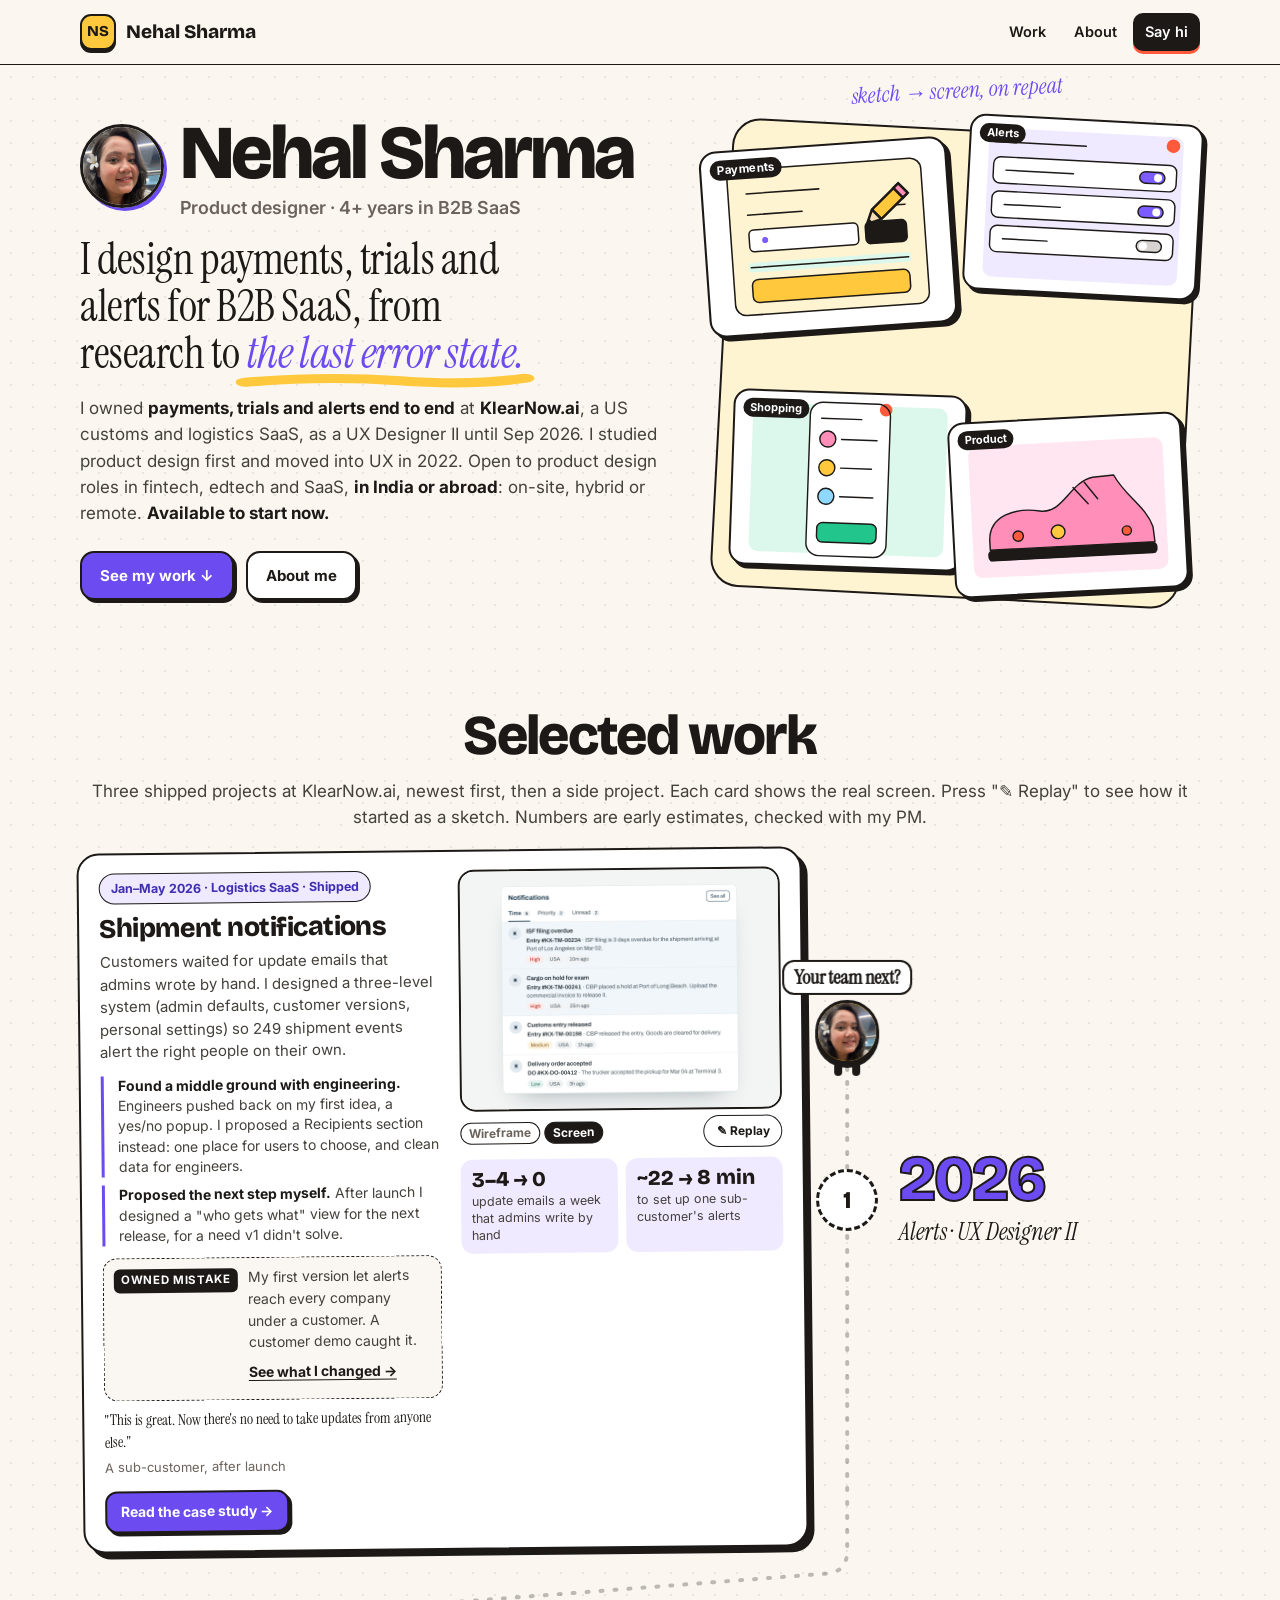
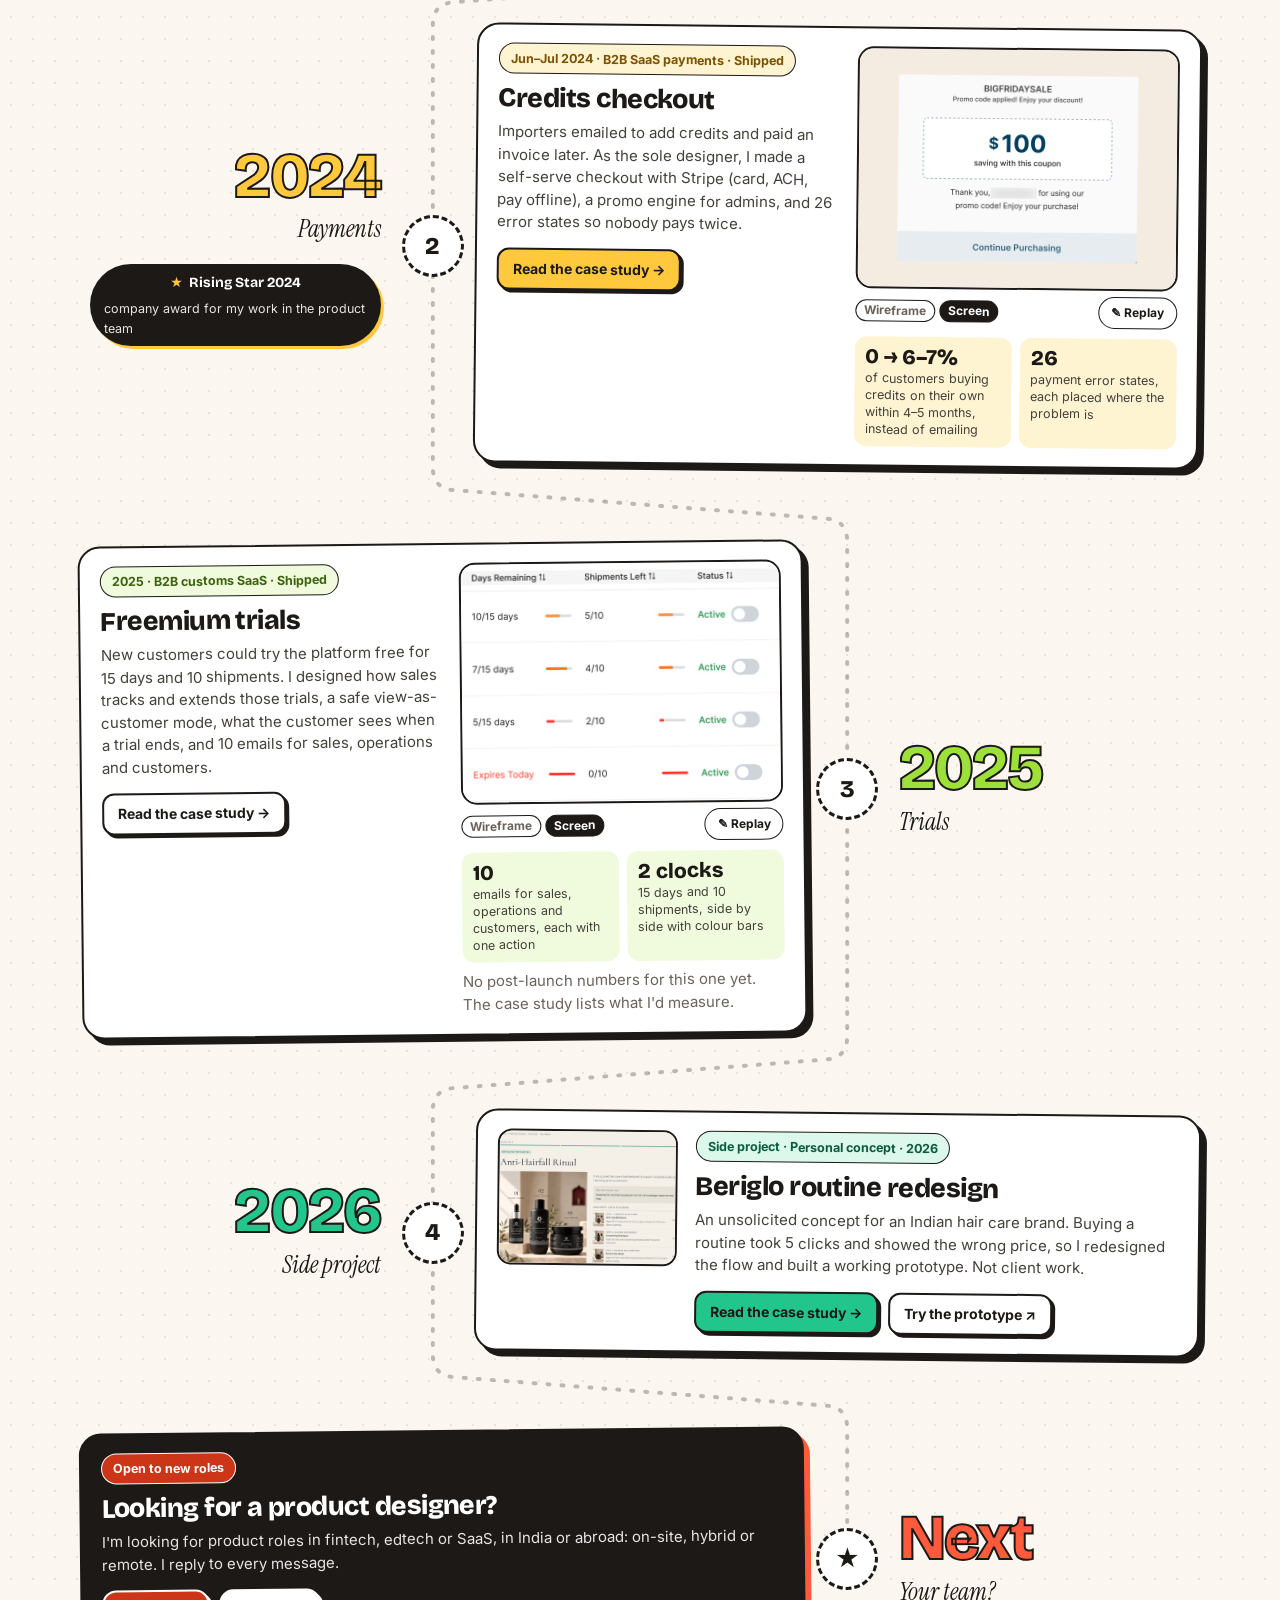
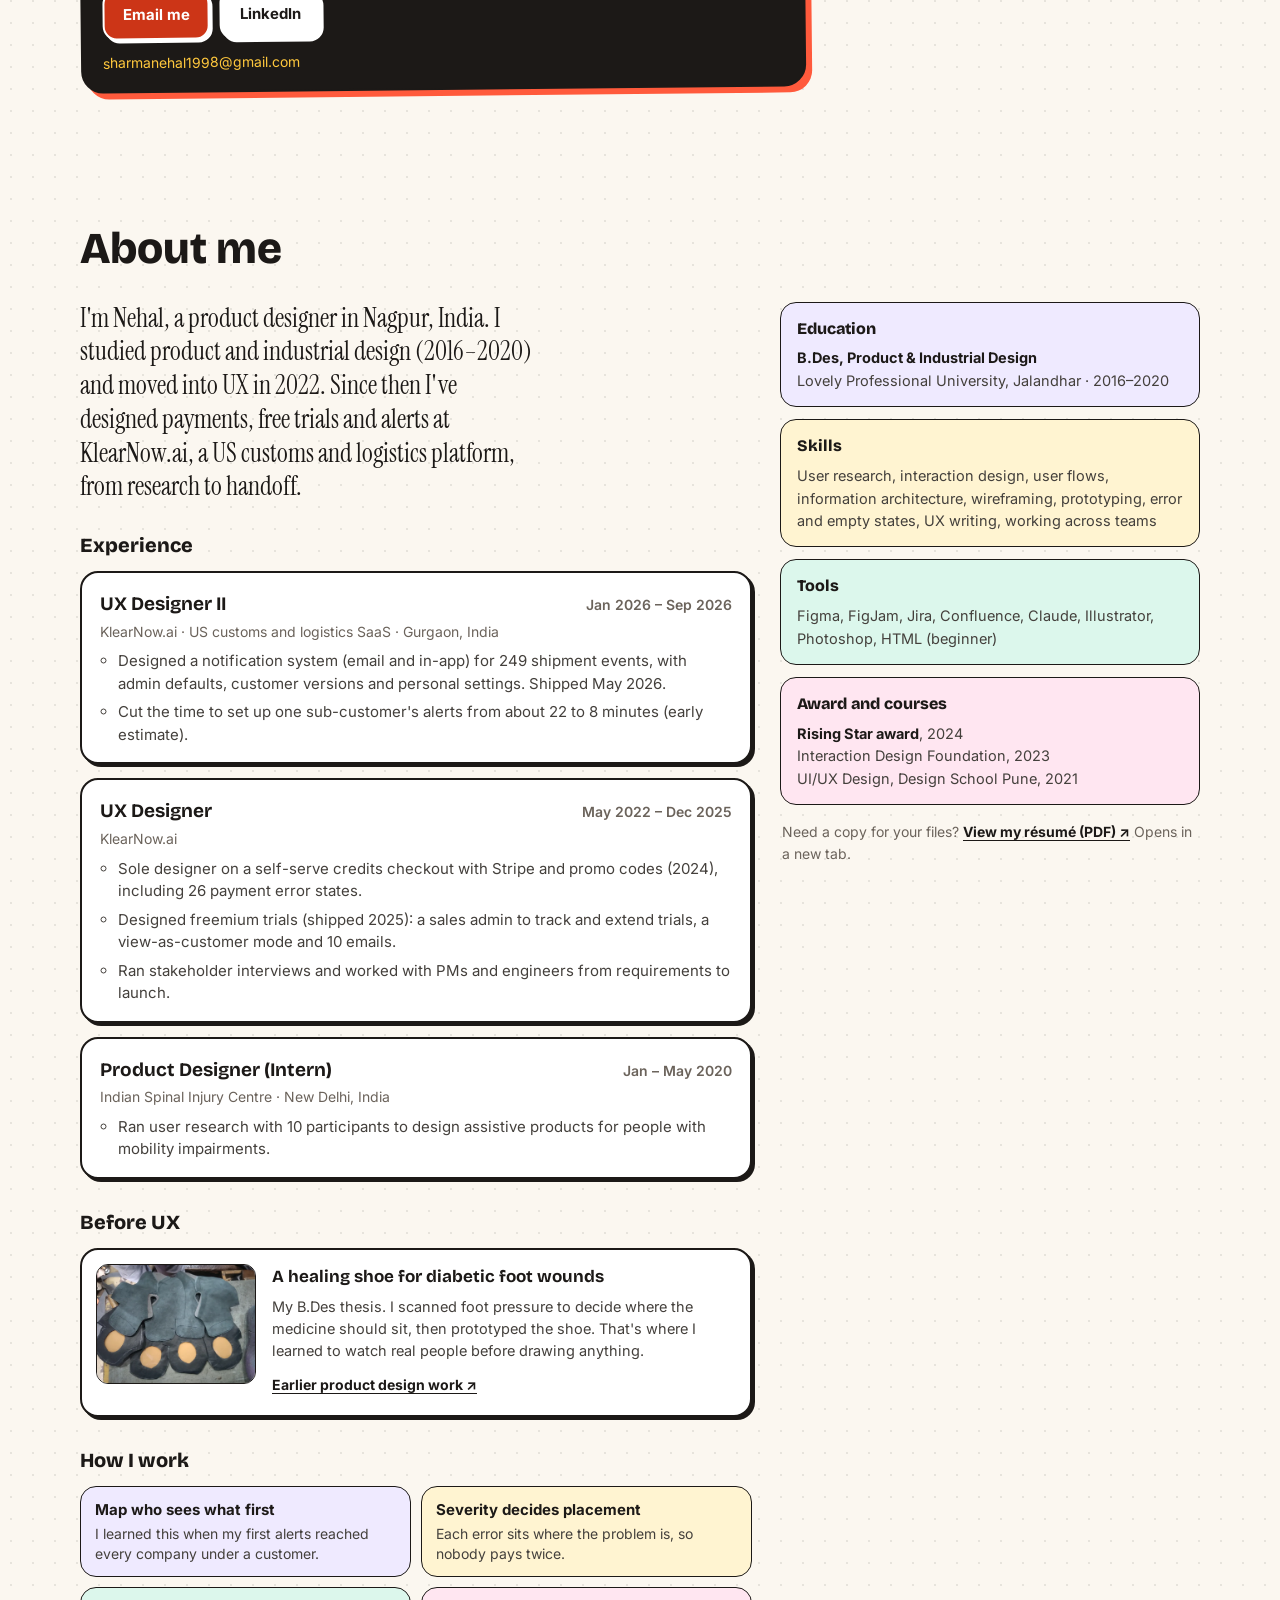
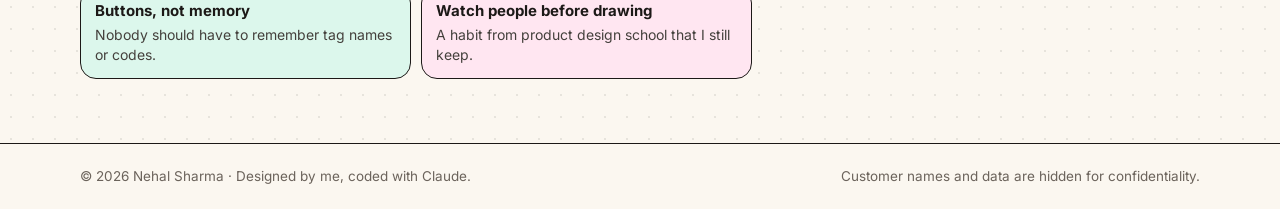
<file: index.html>
<!doctype html>
<html lang="en">
<head>
<meta charset="utf-8">
<meta name="viewport" content="width=device-width, initial-scale=1, viewport-fit=cover">
<link rel="icon" href="data:image/svg+xml,%3Csvg xmlns='http://www.w3.org/2000/svg' viewBox='0 0 64 64'%3E%3Crect width='64' height='64' rx='16' fill='%231c1917'/%3E%3Ctext x='32' y='42' text-anchor='middle' font-family='Arial,Helvetica,sans-serif' font-size='28' font-weight='700' fill='%23ffc83d'%3ENS%3C/text%3E%3C/svg%3E">
<title>Nehal Sharma · Product designer · Portfolio</title>
<meta property="og:url" content="https://nehalsharma10.github.io/">
<link rel="canonical" href="https://nehalsharma10.github.io/">
<meta name="description" content="Portfolio of Nehal Sharma, product designer. Payments, trials and alerts for B2B SaaS in customs and logistics. Open to roles in India and abroad.">
<meta property="og:type" content="website">
<meta property="og:title" content="Nehal Sharma · Product designer · Portfolio">
<meta property="og:description" content="I design payments, free trials and alerts for B2B SaaS in customs and logistics. I owned them end to end at a US logistics SaaS. Open to roles in India or abroad.">
<meta property="og:image" content="https://nehalsharma10.github.io/assets/og-cover.jpg">
<meta property="og:image:width" content="1200">
<meta property="og:image:height" content="630">
<meta name="twitter:card" content="summary_large_image">
<script>document.documentElement.classList.add("js")</script>
<link rel="preconnect" href="https://fonts.googleapis.com">
<link rel="preconnect" href="https://fonts.gstatic.com" crossorigin>
<link rel="stylesheet" href="https://fonts.googleapis.com/css2?family=Bricolage+Grotesque:opsz,wght@12..96,600;12..96,800&family=Inter:wght@400;500;600;700&family=Instrument+Serif:ital@0;1&display=swap">
<style>
:root {
  --bg: #fbf7f0; --paper: #fff; --ink: #1c1917; --text: #44403c; --muted: #6b635b; --line: #e7dfd3; --pencil: #57534e;
  --violet: #6c4cf0; --violet-bg: #efeaff; --violet-ink: #3f2db3;
  --coral: #ff5a3c; --coral-bg: #ffe8e1; --coral-ink: #9a2a14; --coral-deep: #cc3517;
  --yellow: #ffc83d; --yellow-bg: #fff4d1; --yellow-ink: #7a5200;
  --mint: #22c58b; --mint-bg: #dcf7ec; --mint-ink: #0a5c3f;
  --sky: #3d9bff; --sky-bg: #e2f0ff; --sky-ink: #164f8f;
  --pink: #ff8fb9; --pink-bg: #ffe6f1; --pink-ink: #8f1d50;
  --lime: #9ee03a; --lime-bg: #effbdc; --lime-ink: #3d6110;
  --bounce: cubic-bezier(.3, 1.4, .5, 1);
  --head: "Bricolage Grotesque", Inter, system-ui, sans-serif;
  --hand: "Instrument Serif", Georgia, serif;
  --serif: "Instrument Serif", Georgia, serif;
}
* { box-sizing: border-box; }
html { scroll-behavior: smooth; scroll-padding-top: 76px; }
body { margin: 0; font-family: Inter, system-ui, -apple-system, "Segoe UI", sans-serif; font-size: 16px; line-height: 1.55; color: var(--text); background: var(--bg);
  background-image: radial-gradient(circle, rgba(28, 25, 23, .09) 1px, transparent 1.2px); background-size: 22px 22px; overflow-x: hidden; }
img { max-width: 100%; display: block; }
a { color: inherit; }
:focus-visible { outline: 3px solid var(--violet); outline-offset: 3px; border-radius: 8px; }
.wrap { max-width: 1160px; margin: 0 auto; padding-left: max(20px, env(safe-area-inset-left, 0px)); padding-right: max(20px, env(safe-area-inset-right, 0px)); }
.hand { font-family: var(--hand); font-style: italic; font-weight: 400; color: var(--violet); }
.skip { position: absolute; left: -999px; top: 8px; z-index: 90; background: var(--ink); color: #fff; padding: 8px 12px; border-radius: 8px; }
.skip:focus { left: 8px; }

/* nav */
.bar { position: sticky; top: 0; z-index: 50; background: rgba(251, 247, 240, .9); backdrop-filter: blur(10px); -webkit-backdrop-filter: blur(10px); border-bottom: 1.5px solid var(--ink); }
.bar .wrap { display: flex; align-items: center; justify-content: space-between; height: 64px; gap: 12px; }
.logo { display: flex; align-items: center; gap: 10px; font-family: var(--head); font-weight: 800; font-size: 19px; color: var(--ink); text-decoration: none; }
.logo i { width: 36px; height: 36px; border-radius: 11px; background: var(--yellow); border: 2px solid var(--ink); box-shadow: 0 3px 0 var(--ink); display: grid; place-items: center; font-style: normal; font-size: 15px; }
.bar nav { display: flex; gap: 4px; align-items: center; }
.bar nav a { padding: 8px 12px; border-radius: 10px; font-weight: 600; font-size: 14.5px; text-decoration: none; color: var(--ink); }
.bar nav a:hover { background: var(--yellow-bg); }
.bar nav .cta { background: var(--ink); color: #fff; box-shadow: 0 3px 0 var(--coral); }
.bar nav .cta:hover { background: var(--ink); }
@media (max-width: 640px) { .bar nav a:not(.cta) { display: none; } }

/* buttons */
.btn { display: inline-flex; align-items: center; gap: 6px; padding: 11px 18px; border-radius: 14px; font-size: 15px; font-weight: 700; text-decoration: none; border: 2px solid var(--ink); background: #fff; color: var(--ink); box-shadow: 3px 3px 0 var(--ink); transition: transform .15s, box-shadow .15s; }
.btn:hover { transform: translate(-2px, -2px); box-shadow: 5px 5px 0 var(--ink); }
.btn:active { transform: translate(2px, 2px); box-shadow: 1px 1px 0 var(--ink); }
.btn.v { background: var(--violet); color: #fff; } .btn.y { background: var(--yellow); } .btn.m { background: var(--mint); } .btn.c { background: var(--coral-deep); color: #fff; } .btn.p { background: var(--pink); }
.btn.sm { padding: 8px 14px; font-size: 14px; border-radius: 12px; }

/* hero */
.hero { padding-block: 44px 30px; display: grid; grid-template-columns: minmax(0, 1.08fr) minmax(0, .92fr); gap: 36px; align-items: center; }
.who { margin: 0 0 18px; display: inline-flex; align-items: center; gap: 12px; background: #fff; border: 2px solid var(--ink); border-radius: 99px; padding: 6px 18px 6px 6px; box-shadow: 3px 3px 0 var(--ink); }
.who img { width: 46px; height: 46px; border-radius: 50%; object-fit: cover; object-position: center 20%; }
.who b { display: block; font-family: var(--head); font-size: 17px; color: var(--ink); line-height: 1.2; }
.who small { font-size: 13px; color: var(--muted); }
.tiles { margin: 0; display: grid; grid-template-columns: repeat(9, minmax(0, 1fr)); max-width: 640px; gap: clamp(4px, .8vw, 9px); font-family: var(--head); font-weight: 800; line-height: 1; }
.tiles span { position: relative; display: grid; place-items: center; aspect-ratio: 5 / 6; font-size: clamp(22px, 4.2vw, 54px); border-radius: clamp(9px, 1.3vw, 18px); border: 2.5px solid var(--ink); box-shadow: 0 5px 0 var(--ink); color: var(--ink); background: var(--c); cursor: pointer; user-select: none; -webkit-user-select: none; transition: background .35s, color .35s, box-shadow .35s; }
.tiles span:nth-child(1) { --c: #ffc83d; } .tiles span:nth-child(2) { --c: #ff8fb9; } .tiles span:nth-child(3) { --c: #7c5cff; --f: #fff; } .tiles span:nth-child(4) { --c: #22c58b; } .tiles span:nth-child(5) { --c: #ff5a3c; --f: #fff; }
.tiles span:nth-child(6) { --c: #3d9bff; --f: #fff; } .tiles span:nth-child(7) { --c: #ffc83d; } .tiles span:nth-child(8) { --c: #fff; } .tiles span:nth-child(9) { --c: #ff8fb9; }
.tiles span { color: var(--f, var(--ink)); }
.tiles.sketch span { background: transparent; color: var(--pencil); border-style: dashed; border-color: var(--pencil); box-shadow: none; }
.tiles.sketch span.lit { background: var(--c); color: var(--f, var(--ink)); border-style: solid; border-color: var(--ink); box-shadow: 0 5px 0 var(--ink); animation: tjelly .55s ease-out; }
.tiles span:hover { animation: tjelly .55s ease-out; }
.tiles span.spin { animation: tspin .7s cubic-bezier(.3, 1.3, .5, 1); }
@keyframes tjelly { 0%, 100% { transform: none; } 25% { transform: translateY(-14%) scale(.9, 1.12) rotate(-5deg); } 50% { transform: scale(1.16, .84); } 70% { transform: scale(.95, 1.05); } }
@keyframes tspin { 40% { transform: translateY(-40%) rotate(200deg) scale(1.1); } 100% { transform: rotate(360deg); } }
.tile-note { margin: 10px 0 0; font-family: var(--hand); font-size: 20px; color: var(--muted); }
h1.head { margin: 18px 0 0; font-family: var(--serif); font-weight: 400; font-size: clamp(34px, 4.6vw, 58px); line-height: 1.04; color: var(--ink); letter-spacing: -.01em; text-wrap: balance; }
h1.head em { color: var(--violet); position: relative; white-space: nowrap; }
h1.head em svg { position: absolute; left: -2%; bottom: -.12em; width: 104%; height: .3em; overflow: visible; }
h1.head em path { fill: none; stroke: var(--yellow); stroke-width: 7; stroke-linecap: round; stroke-dasharray: 1; stroke-dashoffset: 1; animation: draw 1s .9s ease-out forwards; }
.intro { margin: 18px 0 0; max-width: 54ch; font-size: 17px; color: var(--text); }
.intro b { color: var(--ink); }
.cta-row { margin-top: 24px; display: flex; flex-wrap: wrap; gap: 12px; }

/* hero sketchbook */
.book { position: relative; aspect-ratio: 1 / 1; max-width: 500px; width: 100%; justify-self: center; }
.book::before { content: ""; position: absolute; inset: 4% 2% 2% 4%; border-radius: 28px; background: var(--yellow-bg); border: 2px solid var(--ink); rotate: 3deg; }
.mini { position: absolute; width: 47%; aspect-ratio: 4 / 3; background: #fff; border: 2px solid var(--ink); border-radius: 16px; box-shadow: 4px 4px 0 var(--ink); overflow: hidden; transition: transform .4s var(--bounce); }
.mini:nth-of-type(1) { left: 2%; top: 8%; rotate: -4deg; } .mini:nth-of-type(2) { right: 0; top: 2%; rotate: 3deg; }
.mini:nth-of-type(3) { left: 6%; bottom: 8%; rotate: 2deg; } .mini:nth-of-type(4) { right: 3%; bottom: 3%; rotate: -3deg; }
.mini svg { width: 100%; height: 100%; display: block; }
.mini .tag { position: absolute; left: 8px; top: 7px; font: 700 11px/1 Inter, sans-serif; padding: 4px 7px; border-radius: 99px; background: #f5f0e8; color: var(--muted); transition: background .3s, color .3s; z-index: 2; }
.mini.fill .tag { background: var(--ink); color: #fff; }
.mini.on { transform: scale(1.06); z-index: 3; }
.pencil { position: absolute; z-index: 6; width: 54px; height: 54px; left: 45%; top: 45%; pointer-events: none; transition: left .7s cubic-bezier(.5, 0, .2, 1), top .7s cubic-bezier(.5, 0, .2, 1); }
.pencil svg { width: 100%; height: 100%; animation: scribble .35s ease-in-out infinite alternate; transform-origin: 10% 90%; }
@keyframes scribble { from { transform: rotate(-6deg) translate(0, 0); } to { transform: rotate(4deg) translate(3px, -2px); } }
.book .hand { position: absolute; z-index: 5; font-size: 22px; white-space: nowrap; }

/* sketch and colour layers (shared by hero and levels) */
.s path, .s rect, .s circle, .s line { fill: none; stroke: var(--pencil); stroke-width: 3; stroke-linecap: round; stroke-linejoin: round; stroke-dasharray: 1; stroke-dashoffset: 1; }
.draw .s path, .draw .s rect, .draw .s circle, .draw .s line { animation: draw .9s ease-out forwards; }
.s .d2 { animation-delay: .15s !important; } .s .d3 { animation-delay: .3s !important; } .s .d4 { animation-delay: .45s !important; }
.cl { opacity: 0; transform: scale(.96); transform-origin: center; transition: opacity .45s, transform .45s var(--bounce); }
.fill .cl { opacity: 1; transform: none; }
.fill .s path, .fill .s rect, .fill .s circle, .fill .s line { stroke: var(--ink); stroke-width: 2.5; }
@keyframes draw { to { stroke-dashoffset: 0; } }

/* glance + jump */
.glance { display: grid; grid-template-columns: repeat(4, minmax(0, 1fr)); gap: 12px; margin-top: 10px; }
.g { background: #fff; border: 2px solid var(--ink); border-radius: 18px; padding: 14px 16px; box-shadow: 3px 3px 0 var(--ink); }
.g b { display: block; font-family: var(--head); font-size: 26px; color: var(--ink); line-height: 1.1; }
.g span { font-size: 13.5px; color: var(--muted); }
.g:nth-child(1) { background: var(--violet-bg); } .g:nth-child(2) { background: var(--yellow-bg); } .g:nth-child(3) { background: var(--mint-bg); } .g:nth-child(4) { background: var(--pink-bg); }
.jump { margin: 22px 0 0; display: flex; flex-wrap: wrap; gap: 8px; align-items: center; }
.jump > span { font-family: var(--hand); font-size: 22px; color: var(--muted); margin-right: 4px; }
.jump a { display: inline-flex; align-items: center; gap: 6px; padding: 6px 12px 6px 6px; border-radius: 99px; background: #fff; border: 1.5px solid var(--ink); font-size: 13.5px; font-weight: 600; color: var(--ink); text-decoration: none; transition: transform .2s var(--bounce); }
.jump a:hover { transform: translateY(-3px) rotate(-2deg); }
.jump a i { width: 22px; height: 22px; border-radius: 50%; display: grid; place-items: center; font-style: normal; font-size: 12px; font-weight: 800; background: var(--k); color: var(--ink); border: 1.5px solid var(--ink); }

/* journey */
.jhead { padding-block: 70px 20px; text-align: center; }
.jhead h2 { margin: 0; font-family: var(--head); font-weight: 800; font-size: clamp(32px, 5vw, 56px); color: var(--ink); letter-spacing: -.03em; line-height: 1; }
.jhead h2 .press { display: inline-block; background: var(--ink); color: var(--yellow); padding: 4px 14px 8px; border-radius: 14px; rotate: -2deg; animation: blinkbg 1.6s steps(1) infinite; }
@keyframes blinkbg { 50% { color: #fff; } }
.jhead p { margin: 14px 0 0; font-size: 17px; }
.jhead .hand { font-size: 24px; }
.map { position: relative; padding-bottom: 40px; }
.trail { position: absolute; inset: 0; pointer-events: none; z-index: 0; overflow: visible; }
.trail .base { fill: none; stroke: rgba(28, 25, 23, .28); stroke-width: 4; stroke-dasharray: 2 12; stroke-linecap: round; }
.trail .prog { fill: none; stroke: var(--violet); stroke-width: 6; stroke-linecap: round; }
.buddy { position: absolute; z-index: 20; left: 0; top: 0; width: 64px; height: 64px; margin: -40px 0 0 -32px; pointer-events: none; will-change: transform; }
.buddy .face { width: 64px; height: 64px; border-radius: 50%; border: 3px solid var(--ink); background: var(--yellow); overflow: hidden; box-shadow: 0 4px 0 var(--ink); }
.buddy .face img { width: 100%; height: 100%; object-fit: cover; object-position: center 20%; }
.buddy .legs { position: absolute; left: 50%; bottom: -12px; width: 26px; margin-left: -13px; display: flex; justify-content: space-between; }
.buddy .legs i { width: 8px; height: 14px; background: var(--ink); border-radius: 4px; transform-origin: top; }
.buddy.walk .legs i:first-child { animation: leg .3s ease-in-out infinite alternate; }
.buddy.walk .legs i:last-child { animation: leg .3s ease-in-out infinite alternate-reverse; }
.buddy.walk .face { animation: bob .3s ease-in-out infinite alternate; }
@keyframes leg { from { transform: rotate(25deg); } to { transform: rotate(-25deg); } }
@keyframes bob { to { transform: translateY(-4px); } }
.buddy .say { position: absolute; left: 70px; top: 4px; white-space: nowrap; font-family: var(--hand); font-size: 20px; font-weight: 700; background: #fff; border: 2px solid var(--ink); border-radius: 12px; padding: 0 10px; color: var(--ink); opacity: 0; transform: scale(.6); transform-origin: left center; transition: opacity .25s, transform .3s var(--bounce); }
.buddy .say.on { opacity: 1; transform: none; }

.lvl { position: relative; z-index: 1; display: grid; grid-template-columns: minmax(0, 1fr) 96px minmax(0, 1fr); align-items: center; margin-bottom: 70px; }
.lvl .node { grid-column: 2; grid-row: 1; justify-self: center; width: 62px; height: 62px; border-radius: 50%; background: #fff; border: 3px dashed var(--ink); display: grid; place-items: center; font-family: var(--head); font-weight: 800; font-size: 24px; color: var(--ink); transition: background .35s, transform .4s var(--bounce), border-style .2s; position: relative; }
.lvl.cleared .node { background: var(--k); border-style: solid; transform: scale(1.12); box-shadow: 0 4px 0 var(--ink); }
.k4.cleared .node { color: #fff; }
.lvl .node::after { content: "★"; position: absolute; top: -14px; right: -12px; font-size: 22px; color: var(--yellow); -webkit-text-stroke: 1.5px var(--ink); transform: scale(0) rotate(-90deg); transition: transform .45s var(--bounce); }
.lvl.cleared .node::after { transform: scale(1) rotate(0); }
.card { grid-row: 1; background: #fff; border: 2px solid var(--ink); border-radius: 26px; box-shadow: 6px 6px 0 var(--ink); padding: 22px; opacity: 1; transform: rotate(var(--r, -1deg)); transition: opacity .6s, transform .7s var(--bounce); }
.lvl.seen .card { opacity: 1; transform: rotate(var(--r, -1deg)); }
.lvl:nth-child(odd) .card { grid-column: 1; --r: -1deg; } .lvl:nth-child(even) .card { grid-column: 3; --r: 1deg; }
.side { grid-row: 1; padding: 0 10px; }
.lvl.seen .side { opacity: 1; }
.lvl:nth-child(odd) .side { grid-column: 3; } .lvl:nth-child(even) .side { grid-column: 1; text-align: right; }
.side .yr { display: block; font-family: var(--head); font-weight: 800; font-size: clamp(44px, 6vw, 78px); line-height: .9; color: var(--k); -webkit-text-stroke: 2px var(--ink); letter-spacing: -.03em; }
.side .hand { display: block; font-size: 24px; margin-top: 6px; color: var(--ink); }
.chip { display: inline-flex; align-items: center; gap: 6px; font-size: 12.5px; font-weight: 700; padding: 5px 11px; border-radius: 99px; background: var(--kb); color: var(--ki); border: 1.5px solid var(--ink); }
.card h3 { margin: 12px 0 0; font-family: var(--head); font-weight: 800; font-size: clamp(24px, 2.6vw, 32px); line-height: 1.08; color: var(--ink); letter-spacing: -.02em; }
.card p { margin: 10px 0 0; }
.frame { position: relative; margin-top: 16px; aspect-ratio: 4 / 3; border: 2px solid var(--ink); border-radius: 16px; overflow: hidden; background: #fff; }
.frame svg.sk { position: absolute; inset: 0; width: 100%; height: 100%; }
.frame img { position: absolute; inset: 0; width: 100%; height: 100%; object-fit: cover; clip-path: inset(0 100% 0 0); transition: clip-path 1.5s cubic-bezier(.6, 0, .3, 1); }
.frame.fill img { clip-path: inset(0 0 0 0); }
.frame .pen { position: absolute; top: 0; bottom: 0; left: 0; width: 4px; margin-left: -2px; background: var(--k); box-shadow: 0 0 0 1.5px var(--ink); opacity: 0; transition: left 1.5s cubic-bezier(.6, 0, .3, 1), opacity .3s; }
.frame.fill .pen { left: 100%; opacity: 1; }
.frame.done .pen { opacity: 0; }
.frame .lab { position: absolute; left: 10px; top: 10px; z-index: 3; display: flex; gap: 4px; font: 700 12px/1 Inter, sans-serif; }
.frame .lab span { padding: 5px 9px; border-radius: 99px; background: #fff; border: 1.5px solid var(--ink); color: var(--muted); transition: background .3s, color .3s; }
.frame .lab span.on { background: var(--ink); color: #fff; }
.frame .replay { position: absolute; right: 10px; bottom: 10px; z-index: 3; font: 700 12px/1 Inter, sans-serif; padding: 6px 10px; border-radius: 99px; background: #fff; border: 1.5px solid var(--ink); color: var(--ink); cursor: pointer; opacity: 0; transition: opacity .3s; }
.frame.done .replay { opacity: 1; }
.frame.instant, .frame.instant * { transition: none !important; }
.nonum { margin: 8px 2px 0; font-size: 13px; color: var(--muted); }
.lead-points { list-style: none; margin: 12px 0 0; padding: 0; display: grid; gap: 8px; font-size: 14px; line-height: 1.45; color: var(--text); }
.lead-points li { padding-left: 14px; border-left: 3px solid var(--violet); }
.lead-points b { color: var(--ink); }
.stats { margin-top: 16px; display: grid; grid-template-columns: repeat(2, minmax(0, 1fr)); gap: 10px; }
.st { background: var(--kb); border-radius: 14px; padding: 12px 14px; }
.st b { display: block; font-family: var(--head); font-weight: 800; font-size: 26px; line-height: 1.05; color: var(--ink); }
.st span { font-size: 13px; color: var(--text); line-height: 1.35; display: block; margin-top: 3px; }
.tip { margin-top: 14px; display: flex; gap: 10px; align-items: flex-start; font-size: 14.5px; background: #faf7f2; border: 1.5px dashed var(--ink); border-radius: 14px; padding: 10px 12px; }
.tip b { flex: none; font-size: 11.5px; letter-spacing: .06em; text-transform: uppercase; background: var(--ink); color: #fff; padding: 3px 7px; border-radius: 6px; margin-top: 2px; }
.quote { margin-top: 14px; font-family: var(--serif); font-size: 21px; line-height: 1.25; color: var(--ink); }
.quote small { display: block; font-family: Inter, sans-serif; font-size: 13px; color: var(--muted); margin-top: 4px; }
.card .acts { margin-top: 18px; display: flex; flex-wrap: wrap; gap: 10px; }
.powers { margin-top: 16px; display: flex; flex-wrap: wrap; gap: 8px; }
.powers span { font-size: 13.5px; font-weight: 600; padding: 7px 12px; border-radius: 12px; border: 1.5px solid var(--ink); background: var(--pc); color: var(--ink); opacity: 0; transform: scale(.4) rotate(-10deg); transition: opacity .3s, transform .5s var(--bounce); }
.lvl.seen .powers span { opacity: 1; transform: none; }
.powers .tool { background: #fff; border-style: dashed; }
.k1 { --k: var(--pink); --kb: var(--pink-bg); --ki: var(--pink-ink); }
.k2 { --k: var(--sky); --kb: var(--sky-bg); --ki: var(--sky-ink); }
.k3 { --k: var(--yellow); --kb: var(--yellow-bg); --ki: var(--yellow-ink); }
.k4 { --k: var(--violet); --kb: var(--violet-bg); --ki: var(--violet-ink); }
.k5 { --k: var(--mint); --kb: var(--mint-bg); --ki: var(--mint-ink); }
.k7 { --k: var(--lime); --kb: var(--lime-bg); --ki: var(--lime-ink); }
.k6 { --k: var(--coral); --kb: var(--coral-bg); --ki: var(--coral-ink); }

.bonus { position: relative; z-index: 1; max-width: 430px; margin: -10px 0 70px 4%; text-align: center; background: var(--ink); color: #fff; border-radius: 22px; padding: 18px 22px; box-shadow: 5px 5px 0 var(--yellow); opacity: 0; transform: scale(.7) rotate(-3deg); transition: opacity .4s, transform .6s var(--bounce); }
.bonus.seen { opacity: 1; transform: rotate(-1.5deg); }
.bonus .star { display: inline-block; font-size: 34px; color: var(--yellow); animation: spinstar 3s linear infinite; }
@keyframes spinstar { to { transform: rotate(360deg); } }
.bonus b { display: block; font-family: var(--head); font-size: 22px; margin-top: 2px; }
.bonus span { font-size: 14.5px; color: #e7e5e4; }

/* final level */
.final .card { background: var(--ink); color: #e7e5e4; box-shadow: 6px 6px 0 var(--coral); }
.final .card h3 { color: #fff; }
.final .card .chip { background: var(--coral-deep); color: #fff; border-color: #fff; }
.final .card .btn { border-color: #fff; box-shadow: 3px 3px 0 #fff; }
.final .mail { margin-top: 12px; font-family: Inter, system-ui, sans-serif; font-size: 14px; color: var(--yellow); user-select: all; }

footer { border-top: 1.5px solid var(--ink); padding-block: 22px; font-size: 13.5px; color: var(--muted); background: var(--bg); }
footer .wrap { display: flex; flex-wrap: wrap; justify-content: space-between; gap: 8px; }


/* responsive */
@media (max-width: 1100px) { .glance { grid-template-columns: repeat(2, minmax(0, 1fr)); } }
@media (max-width: 920px) {
  .hero { grid-template-columns: 1fr; gap: 26px; padding-block: 30px 20px; }
  .book { max-width: 440px; }
  .lvl { grid-template-columns: 64px minmax(0, 1fr); margin-bottom: 54px; align-items: start; }
  .lvl .node { grid-column: 1; width: 50px; height: 50px; font-size: 20px; margin-top: 18px; }
  .lvl:nth-child(odd) .card, .lvl:nth-child(even) .card { grid-column: 2; grid-row: 2; }
  .lvl:nth-child(odd) .side, .lvl:nth-child(even) .side { grid-column: 2; grid-row: 1; text-align: left; padding: 0 0 10px; }
  .side .yr { font-size: 46px; display: inline; } .side .hand { display: inline; margin-left: 10px; font-size: 22px; }
  .bonus { margin: -14px 0 54px 64px; }
  .buddy { width: 48px; height: 48px; margin: -28px 0 0 -24px; }
  .buddy .face { width: 48px; height: 48px; }
  .buddy .say { left: 54px; font-size: 18px; }
}
@media (max-width: 560px) {
  .card { padding: 16px; border-radius: 20px; box-shadow: 4px 4px 0 var(--ink); }
  .final .card { box-shadow: 4px 4px 0 var(--coral); }
  .stats { grid-template-columns: 1fr; }
  .glance { grid-template-columns: repeat(2, minmax(0, 1fr)); gap: 10px; }
  .g { padding: 12px; } .g b { font-size: 22px; }
  .who small { font-size: 12px; }
  .lvl { grid-template-columns: 48px minmax(0, 1fr); }
  .lvl .node { width: 40px; height: 40px; font-size: 17px; border-width: 2.5px; }
  .bonus { margin-left: 48px; }
  .buddy .say { display: none; }
}
/* compact cards: text beside the visual so each level fits in one screen */
.lvl { margin-bottom: 44px; }
.lvl.L { grid-template-columns: minmax(0, 2.1fr) 84px minmax(0, .9fr); }
.lvl.R { grid-template-columns: minmax(0, .9fr) 84px minmax(0, 2.1fr); }
.lvl.L .card { grid-column: 1; --r: -.6deg; } .lvl.R .card { grid-column: 3; --r: .6deg; }
.lvl.L .side { grid-column: 3; text-align: left; } .lvl.R .side { grid-column: 1; text-align: right; }
.card { padding: 18px 20px; border-radius: 22px; }
.card h3 { margin-top: 10px; font-size: clamp(22px, 2.1vw, 27px); }
.card p { font-size: 15px; line-height: 1.5; margin-top: 8px; }
.card.two { display: grid; grid-template-columns: minmax(0, 1.05fr) minmax(0, 1fr); gap: 20px; align-items: start; }
.vis .frame { margin-top: 0; }
.vis .stats { margin-top: 10px; gap: 8px; }
.st { padding: 9px 11px; border-radius: 12px; }
.st b { font-size: 21px; }
.st span { font-size: 12.5px; }
.tip { margin-top: 12px; font-size: 14px; padding: 8px 10px; }
.tip a { font-weight: 700; color: var(--ink); text-underline-offset: 3px; display: inline-block; padding-block: 8px; }
.tip span { min-width: 0; }
@media (max-width: 560px) { .tip { flex-direction: column; gap: 4px; } }
.pre-ux a { display: inline-block; padding-block: 5px; }
.quote { margin-top: 12px; font-size: 18px; }
.card .acts { margin-top: 14px; }
.powers { margin-top: 12px; gap: 6px; } .powers span { font-size: 13px; padding: 6px 10px; }
.side .yr { font-size: clamp(40px, 5vw, 64px); }
.bonus { margin: -6px 0 44px 4%; padding: 14px 20px; }
@media (max-width: 920px) {
  .lvl.L, .lvl.R { grid-template-columns: 64px minmax(0, 1fr); margin-bottom: 40px; }
  .lvl.L .card, .lvl.R .card { grid-column: 2; grid-row: 2; }
  .lvl.L .side, .lvl.R .side { grid-column: 2; grid-row: 1; text-align: left; }
  .card.two { display: flex; flex-direction: column; gap: 0; }
  .card.two .txt, .card.two .vis { display: contents; }
  .card.two .chip { order: 0; align-self: flex-start; } .card.two h3 { order: 1; } .card.two .txt > p:not(.quote) { order: 2; } .card.two .lead-points, .card.two .tip { order: 2; }
  .card.two .frame { order: 3; margin-top: 12px; width: 100%; flex: none; height: auto; } .card.two .fcap { order: 3; } .card.two .stats { order: 4; }
  .card.two .tip, .card.two .quote { order: 5; } .card.two .acts { order: 6; }
  .bonus { margin: -10px 0 40px 64px; }
}
@media (max-width: 560px) {
  .lvl.L, .lvl.R { grid-template-columns: 48px minmax(0, 1fr); }
  .vis .stats, .card.two .stats { grid-template-columns: repeat(2, minmax(0, 1fr)); }
  .card { padding: 14px; } .card p { font-size: 14.5px; } .card h3 { font-size: 22px; } .st b { font-size: 18px; } .st span { font-size: 12px; } .quote { font-size: 16px; } .chip { font-size: 12px; }
  .bonus { margin-left: 48px; }
}

/* review fixes */
.buddy .say { left: 50%; top: -40px; transform: translateX(-50%) scale(.6); transform-origin: center bottom; }
.buddy .say.on { transform: translateX(-50%); }
.who { padding: 6px 16px 6px 6px; margin-bottom: 10px; } .who img { width: 34px; height: 34px; } .who small { font-size: 14px; font-weight: 600; color: var(--ink); }
h1.name { margin: 0 0 16px; font-family: var(--head); font-weight: 800; font-size: clamp(44px, 6vw, 76px); line-height: .95; letter-spacing: -.04em; color: var(--ink); }
h1.name span { display: block; margin-top: 10px; font-family: Inter, sans-serif; font-weight: 600; font-size: clamp(15px, 1.4vw, 18px); letter-spacing: 0; color: var(--muted); }
.tiles { max-width: 460px; }
.tiles button { position: relative; display: grid; place-items: center; aspect-ratio: 5 / 6; padding: 0; font: inherit; font-size: clamp(18px, 2.8vw, 36px); border-radius: clamp(8px, 1vw, 14px); border: 2.5px solid var(--ink); box-shadow: 0 4px 0 var(--ink); color: var(--f, var(--ink)); background: var(--c); cursor: pointer; transition: background .35s, color .35s, box-shadow .35s; }
.tiles button:nth-child(1) { --c: #ffc83d; } .tiles button:nth-child(2) { --c: #ff8fb9; } .tiles button:nth-child(3) { --c: #7c5cff; --f: #fff; } .tiles button:nth-child(4) { --c: #22c58b; } .tiles button:nth-child(5) { --c: #ff5a3c; --f: #fff; }
.tiles button:nth-child(6) { --c: #3d9bff; --f: #fff; } .tiles button:nth-child(7) { --c: #ffc83d; } .tiles button:nth-child(8) { --c: #fff; } .tiles button:nth-child(9) { --c: #ff8fb9; }
.tiles.sketch button { background: transparent; color: var(--pencil); border-style: dashed; border-color: var(--pencil); box-shadow: none; }
.tiles.sketch button.lit { background: var(--c); color: var(--f, var(--ink)); border-style: solid; border-color: var(--ink); box-shadow: 0 4px 0 var(--ink); animation: tjelly .55s ease-out; }
.tiles button:hover { animation: tjelly .55s ease-out; }
.tiles button.spin { animation: tspin .7s cubic-bezier(.3, 1.3, .5, 1); }
p.head { margin: 20px 0 0; font-size: clamp(28px, 3.4vw, 44px); }
p.head em { color: var(--violet); position: relative; white-space: nowrap; }
p.head em svg { position: absolute; left: -2%; bottom: -.12em; width: 104%; height: .3em; overflow: visible; }
p.head em path { fill: none; stroke: var(--yellow); stroke-width: 7; stroke-linecap: round; stroke-dasharray: 1; stroke-dashoffset: 1; animation: draw 1s .9s ease-out forwards; }
.jhead h2 .press { animation: blinkbg 1.6s steps(1) 3; }
.bonus { max-width: none; display: inline-flex; flex-wrap: wrap; align-items: center; justify-content: center; gap: 6px; padding: 10px 18px; border-radius: 99px; text-align: left; }
.bonus b { display: inline; font-size: 16px; margin: 0; } .bonus span { font-size: 14px; } .bonus .star { font-size: 20px; animation: none; }
.bonus.seen .star { animation: spinstar 1s ease-out 1; }
.how { margin-top: 26px; }
.how h2 { margin: 0 0 12px; font-family: var(--head); font-weight: 800; font-size: 26px; color: var(--ink); }
.how ol { list-style: none; margin: 0; padding: 0; display: grid; grid-template-columns: repeat(4, minmax(0, 1fr)); gap: 12px; }
.how li { background: var(--k); border: 1.5px solid var(--ink); border-radius: 16px; padding: 12px 14px; font-size: 14px; line-height: 1.45; }
.how li b { display: block; color: var(--ink); font-size: 15px; margin-bottom: 3px; }
.about { padding-block: 10px 64px; scroll-margin-top: 84px; }
.about h2 { margin: 0 0 18px; font-family: var(--head); font-weight: 800; font-size: clamp(30px, 4vw, 44px); color: var(--ink); }
.about h3 { margin: 0 0 10px; font-family: var(--head); font-weight: 800; font-size: 20px; color: var(--ink); }
.about-grid { display: grid; grid-template-columns: minmax(0, 1.6fr) minmax(0, 1fr); gap: 28px; align-items: start; }
.about-lead { margin: 0 0 26px; font-family: var(--serif); font-size: clamp(21px, 2.2vw, 26px); line-height: 1.3; color: var(--ink); max-width: 38ch; }
.xp { list-style: none; margin: 0; padding: 0; display: grid; gap: 14px; }
.xp > li { background: #fff; border: 2px solid var(--ink); border-radius: 18px; padding: 16px 18px; box-shadow: 3px 3px 0 var(--ink); }
.xp-head { display: flex; flex-wrap: wrap; justify-content: space-between; gap: 4px 12px; align-items: baseline; }
.xp-head b { font-family: var(--head); font-size: 19px; color: var(--ink); }
.xp-head span { font-size: 14px; font-weight: 600; color: var(--muted); }
.xp-where { margin: 2px 0 8px; font-size: 14px; color: var(--muted); }
.xp ul { margin: 0; padding-left: 18px; display: grid; gap: 6px; font-size: 15px; line-height: 1.5; color: var(--text); }
.about-side { display: grid; gap: 12px; }
.about-side .box { background: var(--k); border: 1.5px solid var(--ink); border-radius: 16px; padding: 14px 16px; }
.about-side .box h3 { font-size: 16px; margin-bottom: 6px; }
.about-side .box p { margin: 0; font-size: 14.5px; line-height: 1.55; color: var(--text); }
.about-side .box b { color: var(--ink); }
.about .pdf { margin: 4px 2px 0; font-size: 14px; color: var(--muted); }
.about .pdf a { color: var(--ink); font-weight: 700; text-underline-offset: 3px; }
@media (max-width: 860px) { .about-grid { grid-template-columns: minmax(0, 1fr); } }
.about h3.mt { margin-top: 28px; }
.pre-ux { display: grid; grid-template-columns: 160px minmax(0, 1fr); gap: 16px; align-items: start; background: #fff; border: 2px solid var(--ink); border-radius: 18px; padding: 14px; box-shadow: 3px 3px 0 var(--ink); }
.pre-ux img { width: 100%; height: auto; border-radius: 12px; border: 1.5px solid var(--ink); }
.pre-ux b { font-family: var(--head); font-size: 17px; color: var(--ink); }
.pre-ux p { margin: 6px 0 8px; font-size: 14.5px; line-height: 1.5; color: var(--text); }
.pre-ux a { font-weight: 700; color: var(--ink); text-underline-offset: 3px; font-size: 14px; }
@media (max-width: 520px) { .pre-ux { grid-template-columns: minmax(0, 1fr); } }
.how-list { list-style: none; margin: 0; padding: 0; display: grid; grid-template-columns: repeat(2, minmax(0, 1fr)); gap: 10px; }
.how-list li { background: var(--k); border: 1.5px solid var(--ink); border-radius: 16px; padding: 12px 14px; font-size: 14px; line-height: 1.45; color: var(--text); }
.how-list li b { display: block; color: var(--ink); font-size: 15px; margin-bottom: 3px; }
@media (max-width: 520px) { .how-list { grid-template-columns: minmax(0, 1fr); } }
.side-proj .card { max-width: none; }
.side-card { display: grid; grid-template-columns: 180px minmax(0, 1fr); gap: 18px; align-items: start; }
.side-thumb { width: 100%; height: auto; border-radius: 14px; border: 2px solid var(--ink); }
@media (max-width: 560px) { .side-card { grid-template-columns: minmax(0, 1fr); } }
.lvl .card .acts { display: flex; flex-wrap: wrap; gap: 10px; }
@media (max-width: 1000px) { .how ol { grid-template-columns: repeat(2, minmax(0, 1fr)); } }
@media (max-width: 520px) { .how ol { grid-template-columns: 1fr; } }
/* frame captions sit under the picture, not on it */
.fcap { display: flex; flex-wrap: wrap; justify-content: space-between; align-items: center; gap: 6px; margin-top: 6px; font: 700 12px/1 Inter, sans-serif; white-space: nowrap; }
.fcap .lab { display: flex; gap: 4px; }
.fcap .lab span { padding: 4px 8px; border-radius: 99px; border: 1.5px solid var(--ink); color: var(--muted); background: #fff; transition: background .3s, color .3s; }
.fcap .lab span.on { background: var(--ink); color: #fff; }
.fcap .replay { font: inherit; min-height: 32px; padding: 6px 12px; border-radius: 99px; background: #fff; border: 1.5px solid var(--ink); color: var(--ink); cursor: pointer; opacity: 0; transition: opacity .3s; }
.fcap.done .replay { opacity: 1; }
.frame img { transition-duration: .8s; }
.frame .pen { transition-duration: .8s; }
.draw .s path, .draw .s rect, .draw .s circle, .draw .s line { animation-duration: .55s; }
.s .d2 { animation-delay: .08s !important; } .s .d3 { animation-delay: .16s !important; } .s .d4 { animation-delay: .24s !important; }
/* the walker goes behind the cards, never on top of a screenshot */
.buddy { z-index: 3; } .lvl { z-index: 2; } .bonus { z-index: 2; }
/* without JavaScript everything is visible */
html:not(.js) .card, html:not(.js) .side, html:not(.js) .bonus, html:not(.js) .powers span { opacity: 1; transform: none; }
html:not(.js) .frame img { clip-path: none; }
@media (max-width: 920px) { .side .hand { font-size: 20px; white-space: nowrap; } }
@media (max-width: 560px) { .buddy { width: 38px; height: 38px; margin: -22px 0 0 -19px; } .buddy .face { width: 38px; height: 38px; border-width: 2px; } .buddy .legs { bottom: -9px; width: 20px; margin-left: -10px; } .buddy .legs i { width: 6px; height: 10px; } .side .yr { font-size: 38px; } }

/* review round 3 */
.namebox { display: flex; align-items: center; gap: 16px; margin-bottom: 16px; }
.namebox img { flex: none; width: clamp(60px, 7vw, 84px); height: clamp(60px, 7vw, 84px); border-radius: 50%; object-fit: cover; object-position: center 20%; border: 3px solid var(--ink); box-shadow: 3px 3px 0 var(--violet); }
.namebox h1.name { margin: 0; }
p.head { font-family: var(--serif); font-weight: 400; color: var(--ink); line-height: 1.08; letter-spacing: -.01em; text-wrap: balance; }
.lvl { position: relative; z-index: auto; }
.lvl .card { position: relative; z-index: 2; }
.lvl .side { position: relative; z-index: 2; }
.lvl .node { z-index: 0; }
.buddy { z-index: 1; }
.buddy.talking { z-index: 5; }
.lvl { margin-bottom: 76px; }
.side .bonus { position: static; display: inline-flex; margin: 16px 0 0; max-width: 100%; padding: 8px 14px; box-shadow: 3px 3px 0 var(--yellow); transform: none; opacity: 1; font-size: 13px; }
.side .bonus b { font-size: 14px; } .side .bonus span { font-size: 12.5px; }
.frame .sk-img { position: absolute; inset: 0; width: 100%; height: 100%; object-fit: cover; clip-path: none; filter: grayscale(1) contrast(1.1); }
@media (max-width: 920px) { .lvl { margin-bottom: 44px; } .side .bonus { display: flex; margin-top: 8px; } }
@media (max-width: 560px) { .side .hand { white-space: normal; } }

@media (max-width: 920px) { .buddy .say { left: -4px; transform: scale(.6); transform-origin: left bottom; } .buddy .say.on { transform: none; } }
/* coming back from a case study: land on that card and give it a little wave */
.lvl.back .card { animation: hello 1s .3s ease-out 1; }
@keyframes hello { 0%, 100% { transform: rotate(var(--r)); } 25% { transform: translateY(-10px) rotate(calc(var(--r) - 1.5deg)); } 55% { transform: translateY(0) rotate(calc(var(--r) + 1deg)); } }

@media (prefers-reduced-motion: reduce) {
  *, *::before, *::after { animation: none !important; transition: none !important; }
  .card, .side, .bonus, .powers span { opacity: 1 !important; transform: none !important; }
  .cl { opacity: 1; transform: none; }
  .s path, .s rect, .s circle, .s line { stroke-dashoffset: 0; }
  .frame img { clip-path: none; }
  p.head em path { stroke-dashoffset: 0; }
}
</style>
</head>
<body>
<a class="skip" href="#journey">Skip to my work</a>

<header class="bar">
  <div class="wrap">
    <a class="logo" href="#top" aria-label="Nehal Sharma, back to top"><i aria-hidden="true">NS</i>Nehal Sharma</a>
    <nav aria-label="Main">
      <a href="#journey">Work</a>
      <a href="#about">About</a>
      <a class="cta" href="#hire">Say hi</a>
    </nav>
  </div>
</header>

<main id="top">
  <section class="wrap hero" aria-labelledby="pf-title">
    <div>
      <div class="namebox"><img src="assets/nehal-photo.jpg" alt="" width="531" height="640"><h1 id="pf-title" class="name">Nehal Sharma<span>Product designer · 4+ years in B2B SaaS</span></h1></div>
      <p class="head">I design payments, trials and alerts for B2B SaaS, from research to <em>the last error state.<svg viewBox="0 0 100 10" preserveAspectRatio="none" aria-hidden="true"><path pathLength="1" d="M2 7 Q 30 2, 55 6 T 98 4"/></svg></em></p>
      <p class="intro">I owned <b>payments, trials and alerts end to end</b> at <b>KlearNow.ai</b>, a US customs and logistics SaaS, as a UX Designer II until Sep 2026. I studied product design first and moved into UX in 2022. Open to product design roles in fintech, edtech and SaaS, <b>in India or abroad</b>: on-site, hybrid or remote. <b>Available to start now.</b></p>
      <div class="cta-row">
        <a class="btn v" href="#journey">See my work ↓</a>
        <a class="btn" href="#about">About me</a>
      </div>
    </div>

    <div class="book" id="book" aria-hidden="true">
      <div class="mini" data-k="credits"><span class="tag">Payments</span></div>
      <div class="mini" data-k="notif"><span class="tag">Alerts</span></div>
      <div class="mini" data-k="beriglo"><span class="tag">Shopping</span></div>
      <div class="mini" data-k="shoe"><span class="tag">Product</span></div>
      <div class="pencil" id="pencil"><svg viewBox="0 0 64 64"><g transform="rotate(45 32 32)"><rect x="24" y="2" width="16" height="44" rx="2" fill="#ffc83d" stroke="#1c1917" stroke-width="3"/><rect x="24" y="2" width="16" height="8" fill="#ff8fb9" stroke="#1c1917" stroke-width="3"/><path d="M24 46 L32 62 L40 46 Z" fill="#f5deb3" stroke="#1c1917" stroke-width="3" stroke-linejoin="round"/><path d="M29.5 56 L32 62 L34.5 56 Z" fill="#1c1917"/></g></svg></div>
      <span class="hand" style="left:30%;top:-7%;rotate:-3deg">sketch → screen, on repeat</span>
    </div>
  </section>

  <section id="journey" aria-labelledby="j-title">
    <div class="wrap jhead">
      <h2 id="j-title">Selected work</h2>
      <p>Three shipped projects at KlearNow.ai, newest first, then a side project. Each card shows the real screen. Press "✎ Replay" to see how it started as a sketch. Numbers are early estimates, checked with my PM.</p>
    </div>

    <div class="wrap map" id="map">
      <svg class="trail" id="trail" aria-hidden="true"><path class="base" id="tbase"/><path class="prog" id="tprog"/></svg>
      <div class="buddy" id="buddy" aria-hidden="true"><div class="face"><img width="531" height="640" src="assets/nehal-photo.jpg" alt=""></div><div class="legs"><i></i><i></i></div><span class="say" id="say">Hi, I'm Nehal</span></div>

      <article class="lvl k4 L" id="notifications" data-say="Shipped!">
        <div class="node">1</div>
        <div class="side"><span class="yr">2026</span><span class="hand">Alerts · UX&nbsp;Designer&nbsp;II</span></div>
        <div class="card two"><div class="txt">
          <span class="chip">Jan–May 2026 · Logistics SaaS · Shipped</span>
          <h3>Shipment notifications</h3>
          <p>Customers waited for update emails that admins wrote by hand. I designed a three-level system (admin defaults, customer versions, personal settings) so 249 shipment events alert the right people on their own.</p>
          <ul class="lead-points">
            <li><b>Found a middle ground with engineering.</b> Engineers pushed back on my first idea, a yes/no popup. I proposed a Recipients section instead: one place for users to choose, and clean data for engineers.</li>
            <li><b>Proposed the next step myself.</b> After launch I designed a "who gets what" view for the next release, for a need v1 didn't solve.</li>
          </ul>
          <div class="tip"><b>Owned mistake</b><span>My first version let alerts reach every company under a customer. A customer demo caught it. <a href="work/notifications/index.html#feedback">See what I changed →</a></span></div>
          <p class="quote">"This is great. Now there's no need to take updates from anyone else."<small>A sub-customer, after launch</small></p>
          <div class="acts"><a class="btn sm v" href="work/notifications/index.html">Read the case study →</a></div>
          </div>
          <div class="vis">
          <div class="frame" data-k="notif"><img width="1280" height="960" src="assets/thumbs/notifications-panel.jpg" alt="Notification panel with four different alerts: ISF filing overdue and cargo on hold marked High, customs entry released marked Medium, delivery order accepted marked Low"></div>
          <div class="stats">
            <div class="st"><b>3–4 → 0</b><span>update emails a week that admins write by hand</span></div>
            <div class="st"><b>~22 → 8 min</b><span>to set up one sub-customer's alerts</span></div>
          </div>
          </div>
        </div>
      </article>

      <article class="lvl k3 R" id="credits" data-say="Payments">
        <div class="node">2</div>
        <div class="side"><span class="yr">2024</span><span class="hand">Payments</span><div class="bonus" id="bonus"><span class="star" aria-hidden="true">★</span> <b>Rising Star 2024</b> <span>company award for my work in the product team</span></div></div>
        <div class="card two"><div class="txt">
          <span class="chip">Jun–Jul 2024 · B2B SaaS payments · Shipped</span>
          <h3>Credits checkout</h3>
          <p>Importers emailed to add credits and paid an invoice later. As the sole designer, I made a self-serve checkout with Stripe (card, ACH, pay offline), a promo engine for admins, and 26 error states so nobody pays twice.</p>
          <div class="acts"><a class="btn sm y" href="work/credits/index.html">Read the case study →</a></div>
          </div>
          <div class="vis">
          <div class="frame" data-k="credits"><img width="640" height="480" src="assets/thumbs/credits.jpg" alt="Promo code applied: a pop-up shows $100 saved with this coupon"></div>
          <div class="stats">
            <div class="st"><b>0 → 6–7%</b><span>of customers buying credits on their own within 4–5 months, instead of emailing</span></div>
            <div class="st"><b>26</b><span>payment error states, each placed where the problem is</span></div>
          </div>
          </div>
        </div>
      </article>

      <article class="lvl k7 L" id="freemium" data-say="Trials">
        <div class="node">3</div>
        <div class="side"><span class="yr">2025</span><span class="hand">Trials</span></div>
        <div class="card two"><div class="txt">
          <span class="chip">2025 · B2B customs SaaS · Shipped</span>
          <h3>Freemium trials</h3>
          <p>New customers could try the platform free for 15 days and 10 shipments. I designed how sales tracks and extends those trials, a safe view-as-customer mode, what the customer sees when a trial ends, and 10 emails for sales, operations and customers.</p>
          <div class="acts"><a class="btn sm" href="work/freemium/index.html">Read the case study →</a></div>
          </div>
          <div class="vis">
          <div class="frame" data-k="freemium"><img width="640" height="480" src="assets/thumbs/freemium-bars.jpg" alt="Trial list close-up: days remaining and shipments left bars turn from orange to red, ending with Expires Today and 0 of 10 shipments"></div>
          <div class="stats">
            <div class="st"><b>10</b><span>emails for sales, operations and customers, each with one action</span></div>
            <div class="st"><b>2 clocks</b><span>15 days and 10 shipments, side by side with colour bars</span></div>
          </div>
          <p class="nonum">No post-launch numbers for this one yet. The case study lists what I'd measure.</p>
          </div>
        </div>
      </article>

      <article class="lvl k5 R side-proj" id="beriglo" data-say="Side project">
        <div class="node">4</div>
        <div class="side"><span class="yr">2026</span><span class="hand">Side project</span></div>
        <div class="card side-card">
          <img class="side-thumb" src="assets/thumbs/beriglo.jpg" width="760" height="570" alt="My redesigned Beriglo routine page: three hair fall products, the order to use them and each price" loading="lazy">
          <div>
          <span class="chip">Side project · Personal concept · 2026</span>
          <h3>Beriglo routine redesign</h3>
          <p>An unsolicited concept for an Indian hair care brand. Buying a routine took 5 clicks and showed the wrong price, so I redesigned the flow and built a working prototype. Not client work.</p>
          <div class="acts"><a class="btn sm m" href="work/beriglo/index.html">Read the case study →</a><a class="btn sm" href="work/beriglo/app/index.html" target="_blank" rel="noopener">Try the prototype ↗</a></div>
          </div>
        </div>
      </article>

      <article class="lvl k6 final L" id="hire" data-say="Your team next?">
        <div class="node">★</div>
        <div class="side"><span class="yr">Next</span><span class="hand">Your team?</span></div>
        <div class="card">
          <span class="chip">Open to new roles</span>
          <h3>Looking for a <span style="white-space:nowrap">product designer?</span></h3>
          <p>I'm looking for product roles in fintech, edtech or SaaS, in India or abroad: on-site, hybrid or remote. I reply to every message.</p>
          <div class="acts">
            <a class="btn c" href="mailto:sharmanehal1998@gmail.com">Email me</a>
            <a class="btn" href="https://www.linkedin.com/in/nehal-sharma-a9054b159" target="_blank" rel="noopener">LinkedIn</a>
          </div>
          <p class="mail">sharmanehal1998@gmail.com</p>
        </div>
      </article>
    </div>
  </section>

  <section class="wrap about" id="about" aria-labelledby="about-title">
    <h2 id="about-title">About me</h2>
    <div class="about-grid">
      <div class="about-main">
        <p class="about-lead">I'm Nehal, a product designer in Nagpur, India. I studied product and industrial design (2016–2020) and moved into UX in 2022. Since then I've designed payments, free trials and alerts at KlearNow.ai, a US customs and logistics platform, from research to handoff.</p>

        <h3>Experience</h3>
        <ol class="xp">
          <li>
            <div class="xp-head"><b>UX Designer II</b><span>Jan 2026 – Sep 2026</span></div>
            <p class="xp-where">KlearNow.ai · US customs and logistics SaaS · Gurgaon, India</p>
            <ul>
              <li>Designed a notification system (email and in-app) for 249 shipment events, with admin defaults, customer versions and personal settings. Shipped May 2026.</li>
              <li>Cut the time to set up one sub-customer's alerts from about 22 to 8 minutes (early estimate).</li>
            </ul>
          </li>
          <li>
            <div class="xp-head"><b>UX Designer</b><span>May 2022 – Dec 2025</span></div>
            <p class="xp-where">KlearNow.ai</p>
            <ul>
              <li>Sole designer on a self-serve credits checkout with Stripe and promo codes (2024), including 26 payment error states.</li>
              <li>Designed freemium trials (shipped 2025): a sales admin to track and extend trials, a view-as-customer mode and 10 emails.</li>
              <li>Ran stakeholder interviews and worked with PMs and engineers from requirements to launch.</li>
            </ul>
          </li>
          <li>
            <div class="xp-head"><b>Product Designer (Intern)</b><span>Jan – May 2020</span></div>
            <p class="xp-where">Indian Spinal Injury Centre · New Delhi, India</p>
            <ul>
              <li>Ran user research with 10 participants to design assistive products for people with mobility impairments.</li>
            </ul>
          </li>
        </ol>

        <h3 class="mt">Before UX</h3>
        <div class="pre-ux">
          <img src="assets/thumbs/shoe-prototype.webp" width="760" height="570" alt="Prototype pieces of my healing shoe, with the round healing patch in each insole" loading="lazy">
          <div>
            <b>A healing shoe for diabetic foot wounds</b>
            <p>My B.Des thesis. I scanned foot pressure to decide where the medicine should sit, then prototyped the shoe. That's where I learned to watch real people before drawing anything.</p>
            <a href="product-design/index.html" target="_blank" rel="noopener">Earlier product design work ↗</a>
          </div>
        </div>

        <h3 class="mt">How I work</h3>
        <ol class="how-list">
          <li style="--k:var(--violet-bg)"><b>Map who sees what first</b>I learned this when my first alerts reached every company under a customer.</li>
          <li style="--k:var(--yellow-bg)"><b>Severity decides placement</b>Each error sits where the problem is, so nobody pays twice.</li>
          <li style="--k:var(--mint-bg)"><b>Buttons, not memory</b>Nobody should have to remember tag names or codes.</li>
          <li style="--k:var(--pink-bg)"><b>Watch people before drawing</b>A habit from product design school that I still keep.</li>
        </ol>
      </div>

      <aside class="about-side">
        <div class="box" style="--k:var(--violet-bg)">
          <h3>Education</h3>
          <p><b>B.Des, Product &amp; Industrial Design</b><br>Lovely Professional University, Jalandhar · 2016–2020</p>
        </div>
        <div class="box" style="--k:var(--yellow-bg)">
          <h3>Skills</h3>
          <p>User research, interaction design, user flows, information architecture, wireframing, prototyping, error and empty states, UX writing, working across teams</p>
        </div>
        <div class="box" style="--k:var(--mint-bg)">
          <h3>Tools</h3>
          <p>Figma, FigJam, Jira, Confluence, Claude, Illustrator, Photoshop, HTML (beginner)</p>
        </div>
        <div class="box" style="--k:var(--pink-bg)">
          <h3>Award and courses</h3>
          <p><b>Rising Star award</b>, 2024<br>Interaction Design Foundation, 2023<br>UI/UX Design, Design School Pune, 2021</p>
        </div>
        <p class="pdf">Need a copy for your files? <a href="assets/nehal-sharma-resume.pdf?v=2026-11-24" target="_blank" rel="noopener">View my résumé (PDF) ↗</a> <span>Opens in a new tab.</span></p>
      </aside>
    </div>
  </section>
</main>

<footer>
  <div class="wrap">
    <span>© 2026 Nehal Sharma · Designed by me, coded with Claude.</span>
    <span>Customer names and data are hidden for confidentiality.</span>
  </div>
</footer>

<script>try { sessionStorage.setItem("home", "index.html"); } catch (e) {}</script>
<script>
(() => {
  const reduce = matchMedia("(prefers-reduced-motion: reduce)").matches;
  const sleep = (ms) => new Promise((r) => setTimeout(r, ms));

  /* sketch (pencil lines) and colour layers for each project, viewBox 400 x 300 */
  const ART = {
    credits: {
      s: '<rect pathLength="1" x="40" y="30" width="320" height="240" rx="18"/><line class="d2" pathLength="1" x1="70" y1="70" x2="190" y2="70"/><line class="d2" pathLength="1" x1="70" y1="105" x2="160" y2="105"/><line class="d2" pathLength="1" x1="290" y1="105" x2="330" y2="105"/><rect class="d3" pathLength="1" x="70" y="130" width="180" height="36" rx="8"/><rect class="d3" pathLength="1" x="262" y="130" width="68" height="36" rx="8"/><line class="d3" pathLength="1" x1="70" y1="192" x2="330" y2="192"/><rect class="d4" pathLength="1" x="70" y="212" width="260" height="38" rx="10"/>',
      c: '<rect x="40" y="30" width="320" height="240" rx="18" fill="#fff4d1"/><rect x="70" y="130" width="180" height="36" rx="8" fill="#fff"/><rect x="262" y="130" width="68" height="36" rx="8" fill="#1c1917"/><rect x="66" y="184" width="268" height="16" rx="6" fill="#dcf7ec"/><rect x="70" y="212" width="260" height="38" rx="10" fill="#ffc83d"/><circle cx="96" cy="148" r="5" fill="#7c5cff"/>'
    },
    freemium: {
      s: '<rect pathLength="1" x="40" y="30" width="320" height="240" rx="18"/><line class="d2" pathLength="1" x1="66" y1="62" x2="170" y2="62"/><line class="d2" pathLength="1" x1="66" y1="110" x2="150" y2="110"/><line class="d3" pathLength="1" x1="200" y1="110" x2="320" y2="110"/><line class="d2" pathLength="1" x1="66" y1="160" x2="150" y2="160"/><line class="d3" pathLength="1" x1="200" y1="160" x2="290" y2="160"/><line class="d2" pathLength="1" x1="66" y1="210" x2="150" y2="210"/><line class="d4" pathLength="1" x1="200" y1="210" x2="230" y2="210"/>',
      c: '<rect x="30" y="20" width="340" height="260" rx="16" fill="#e2f0ff"/><rect x="40" y="30" width="320" height="240" rx="18" fill="#fff"/><rect x="66" y="56" width="104" height="12" rx="6" fill="#1c1917"/><rect x="66" y="104" width="84" height="12" rx="6" fill="#cfd8e3"/><rect x="200" y="104" width="120" height="12" rx="6" fill="#22c58b"/><rect x="66" y="154" width="84" height="12" rx="6" fill="#cfd8e3"/><rect x="200" y="154" width="90" height="12" rx="6" fill="#ff9f43"/><rect x="66" y="204" width="84" height="12" rx="6" fill="#cfd8e3"/><rect x="200" y="204" width="30" height="12" rx="6" fill="#ff5a3c"/>'
    },
    notif: {
      s: '<line pathLength="1" x1="40" y1="44" x2="200" y2="44"/><rect class="d2" pathLength="1" x="40" y="70" width="320" height="46" rx="12"/><rect class="d3" pathLength="1" x="40" y="130" width="320" height="46" rx="12"/><rect class="d4" pathLength="1" x="40" y="190" width="320" height="46" rx="12"/><rect class="d2" pathLength="1" x="296" y="83" width="44" height="20" rx="10"/><rect class="d3" pathLength="1" x="296" y="143" width="44" height="20" rx="10"/><rect class="d4" pathLength="1" x="296" y="203" width="44" height="20" rx="10"/><line class="d2" pathLength="1" x1="62" y1="93" x2="180" y2="93"/><line class="d3" pathLength="1" x1="62" y1="153" x2="160" y2="153"/><line class="d4" pathLength="1" x1="62" y1="213" x2="140" y2="213"/>',
      c: '<rect x="30" y="20" width="340" height="260" rx="16" fill="#efeaff"/><rect x="40" y="70" width="320" height="46" rx="12" fill="#fff"/><rect x="40" y="130" width="320" height="46" rx="12" fill="#fff"/><rect x="40" y="190" width="320" height="46" rx="12" fill="#fff"/><rect x="296" y="83" width="44" height="20" rx="10" fill="#7c5cff"/><rect x="296" y="143" width="44" height="20" rx="10" fill="#7c5cff"/><rect x="296" y="203" width="44" height="20" rx="10" fill="#d6d3d1"/><circle cx="328" cy="93" r="7" fill="#fff"/><circle cx="328" cy="153" r="7" fill="#fff"/><circle cx="308" cy="213" r="7" fill="#fff"/><circle cx="352" cy="36" r="12" fill="#ff5a3c"/>'
    },
    beriglo: {
      s: '<rect pathLength="1" x="130" y="16" width="140" height="268" rx="22"/><circle class="d2" pathLength="1" cx="162" cy="80" r="14"/><circle class="d3" pathLength="1" cx="162" cy="130" r="14"/><circle class="d4" pathLength="1" cx="162" cy="180" r="14"/><line class="d2" pathLength="1" x1="186" y1="80" x2="248" y2="80"/><line class="d3" pathLength="1" x1="186" y1="130" x2="240" y2="130"/><line class="d4" pathLength="1" x1="186" y1="180" x2="244" y2="180"/><rect class="d4" pathLength="1" x="148" y="226" width="104" height="34" rx="10"/><line pathLength="1" x1="150" y1="44" x2="220" y2="44"/>',
      c: '<rect x="30" y="20" width="340" height="260" rx="16" fill="#dcf7ec"/><rect x="130" y="16" width="140" height="268" rx="22" fill="#fff"/><circle cx="162" cy="80" r="14" fill="#ff8fb9"/><circle cx="162" cy="130" r="14" fill="#ffc83d"/><circle cx="162" cy="180" r="14" fill="#8fd8ff"/><rect x="148" y="226" width="104" height="34" rx="10" fill="#22c58b"/><circle cx="262" cy="26" r="11" fill="#ff5a3c"/>'
    },
    shoe: {
      s: '<path pathLength="1" d="M60 210 C 58 160, 110 150, 150 158 C 190 166, 205 110, 245 104 L 282 102 C 300 140, 336 160, 346 196 L 348 222 L 60 222 Z"/><line class="d2" pathLength="1" x1="60" y1="240" x2="348" y2="240"/><circle class="d3" pathLength="1" cx="110" cy="200" r="9"/><circle class="d3" pathLength="1" cx="180" cy="196" r="12"/><circle class="d4" pathLength="1" cx="300" cy="200" r="8"/><path class="d4" pathLength="1" d="M210 120 L 235 150 M 230 112 L 252 142"/>',
      c: '<rect x="30" y="40" width="340" height="230" rx="16" fill="#ffe6f1"/><path d="M60 210 C 58 160, 110 150, 150 158 C 190 166, 205 110, 245 104 L 282 102 C 300 140, 336 160, 346 196 L 348 222 L 60 222 Z" fill="#ff8fb9"/><rect x="56" y="222" width="296" height="20" rx="8" fill="#1c1917"/><circle cx="110" cy="200" r="9" fill="#ff5a3c"/><circle cx="180" cy="196" r="12" fill="#ffc83d"/><circle cx="300" cy="200" r="8" fill="#ff5a3c"/>'
    }
  };
  const svg = (k, withColour) => `<svg viewBox="0 0 400 300" class="sk" preserveAspectRatio="xMidYMid meet" aria-hidden="true">${withColour ? `<g class="cl">${ART[k].c}</g>` : ""}<g class="s">${ART[k].s}</g></svg>`;

  /* ---------- PORTFOLIO letters: pencil outline, then coloured in one by one ---------- */
  const tiles = [...document.querySelectorAll(".tiles button")];
  (async () => {
    if (reduce) { tiles.forEach((t) => t.classList.add("lit")); return; }
    await sleep(500);
    for (const t of tiles) { t.classList.add("lit"); await sleep(110); }
  })();
  const pal = [["#ffc83d", "#1c1917"], ["#ff8fb9", "#1c1917"], ["#7c5cff", "#fff"], ["#22c58b", "#1c1917"], ["#ff5a3c", "#fff"], ["#3d9bff", "#fff"], ["#fff", "#1c1917"]];
  tiles.forEach((t, i) => {
    let c = i % pal.length;
    t.addEventListener("click", () => {
      c = (c + 1) % pal.length;
      t.classList.remove("spin"); void t.offsetWidth; t.classList.add("spin");
      setTimeout(() => { t.style.setProperty("--c", pal[c][0]); t.style.setProperty("--f", pal[c][1]); }, 250);
    });
    t.addEventListener("animationend", () => t.classList.remove("spin"));
  });

  /* ---------- hero sketchbook: the pencil draws each mini screen, then it fills with colour ---------- */
  const minis = [...document.querySelectorAll(".mini")];
  minis.forEach((m) => m.insertAdjacentHTML("beforeend", svg(m.dataset.k, true)));
  const pencil = document.getElementById("pencil"), book = document.getElementById("book");
  minis.forEach((m) => m.classList.add("draw", "fill"));
  if (reduce) { minis.forEach((m) => m.classList.add("draw", "fill")); pencil.hidden = true; }
  else {
    let bookVisible = true;
    new IntersectionObserver((es) => { bookVisible = es[0].isIntersecting; }).observe(book);
    (async function loop() {
      for (;;) {
        for (const m of minis) {
          m.classList.remove("draw", "fill", "on"); void m.offsetWidth;
          while (!bookVisible) await sleep(600);
          const b = book.getBoundingClientRect(), r = m.getBoundingClientRect();
          pencil.style.left = ((r.left - b.left + r.width * .62) / b.width * 100) + "%";
          pencil.style.top = ((r.top - b.top + r.height * .2) / b.height * 100) + "%";
          await sleep(650);
          m.classList.add("draw", "on"); await sleep(1100);
          m.classList.add("fill"); await sleep(500);
          m.classList.remove("on");
        }
        pencil.style.left = "45%"; pencil.style.top = "45%";
        await sleep(2500);
      }
    })();
  }

  /* ---------- level frames: sketch draws, a colour wipe reveals the real screen ---------- */
  const frames = [...document.querySelectorAll(".frame")];
  const showReal = (f) => { const c = f.nextElementSibling; f.classList.add("draw", "fill", "done"); c.classList.add("done"); c.querySelector(".lab .a").classList.remove("on"); c.querySelector(".lab .b").classList.add("on"); };
  frames.forEach((f) => {
    if (f.dataset.real) f.insertAdjacentHTML("afterbegin", `<img class="sk-img" src="${f.dataset.real}" alt="" aria-hidden="true">`);
    else f.insertAdjacentHTML("afterbegin", svg(f.dataset.k, false));
    f.insertAdjacentHTML("beforeend", '<i class="pen" aria-hidden="true"></i>');
    f.insertAdjacentHTML("afterend", `<div class="fcap"><div class="lab" aria-hidden="true"><span class="a on">${f.dataset.a || "Wireframe"}</span><span class="b">${f.dataset.b || "Screen"}</span></div><button class="replay" type="button" aria-label="Replay the sketch">✎ Replay</button></div>`);
  });
  const playFrame = async (f) => {
    if (f.dataset.busy) return; f.dataset.busy = "1";
    const cap = f.nextElementSibling, a = cap.querySelector(".lab .a"), b = cap.querySelector(".lab .b");
    f.classList.remove("draw", "fill", "done"); cap.classList.remove("done"); a.classList.add("on"); b.classList.remove("on");
    void f.offsetWidth;
    f.classList.add("draw"); await sleep(700);
    f.classList.add("fill"); a.classList.remove("on"); b.classList.add("on"); await sleep(850);
    f.classList.add("done"); cap.classList.add("done"); delete f.dataset.busy;
  };
  frames.forEach((f) => f.nextElementSibling.querySelector(".replay").addEventListener("click", () => playFrame(f)));
  /* the real screen shows from the start; the replay button plays the sketch-to-screen */
  frames.forEach((f) => { f.classList.add("instant"); showReal(f); });
  requestAnimationFrame(() => requestAnimationFrame(() => frames.forEach((f) => f.classList.remove("instant"))));

  /* ---------- levels appear as you reach them ---------- */
  const lvls = [...document.querySelectorAll(".lvl")];
  const seenIO = new IntersectionObserver((es) => es.forEach((e) => {
    if (!e.isIntersecting) return;
    e.target.classList.add("seen"); seenIO.unobserve(e.target);
    e.target.querySelectorAll(".powers span").forEach((p, i) => { p.style.transitionDelay = (i * 60) + "ms"; });
  }), { threshold: .12 });
  lvls.forEach((l) => seenIO.observe(l));


  /* back from a case study: make sure that level is shown and say hi */
  const backTo = location.hash && document.querySelector(location.hash + ".lvl");
  if (backTo) { backTo.classList.add("seen", "back"); setTimeout(() => backTo.querySelector(".card").scrollIntoView({ block: "center", behavior: "instant" }), 60); }

  /* ---------- the trail and little me walking along it ---------- */
  const map = document.getElementById("map"), trail = document.getElementById("trail");
  const base = document.getElementById("tbase"), prog = document.getElementById("tprog");
  const buddy = document.getElementById("buddy"), say = document.getElementById("say");
  const nodes = lvls.map((l) => l.querySelector(".node"));
  let total = 0, lastY = -1, walkT, sayT, cleared = 0;

  function build() {
    const m = map.getBoundingClientRect();
    trail.setAttribute("width", m.width); trail.setAttribute("height", m.height);
    trail.setAttribute("viewBox", `0 0 ${m.width} ${m.height}`);
    const pts = nodes.map((n) => { const r = n.getBoundingClientRect(); return [r.left + r.width / 2 - m.left, r.top + r.height / 2 - m.top]; });
    
    let d = `M ${pts[0][0]} ${Math.max(0, pts[0][1] - 160)} L ${pts[0][0]} ${pts[0][1]}`;
    for (let i = 1; i < pts.length; i++) {
      const [x0, y0] = pts[i - 1], [x1, y1] = pts[i];
      if (Math.abs(x1 - x0) < 4) { d += ` L ${x1} ${y1}`; continue; }
      const pb = lvls[i - 1].getBoundingClientRect().bottom - m.top, ct = lvls[i].getBoundingClientRect().top - m.top;
      const gap = Math.max(20, ct - pb), ya = pb + gap * .3, yb = pb + gap * .7, r = Math.min(22, gap * .3), dir = x1 > x0 ? 1 : -1;
      d += ` L ${x0} ${ya - r} Q ${x0} ${ya} ${x0 + r * dir} ${ya + 1} L ${x1 - r * dir} ${yb - 1} Q ${x1} ${yb} ${x1} ${yb + r} L ${x1} ${y1}`;
    }
    base.setAttribute("d", d); prog.setAttribute("d", d);
    total = base.getTotalLength();
    prog.style.strokeDasharray = total;
    lastY = -1; move();
  }

  function lengthAtY(y) {
    let lo = 0, hi = total;
    for (let i = 0; i < 22; i++) { const mid = (lo + hi) / 2; if (base.getPointAtLength(mid).y < y) lo = mid; else hi = mid; }
    return lo;
  }

  function move() {
    if (!total) return;
    const m = map.getBoundingClientRect();
    const left = document.documentElement.scrollHeight - (scrollY + innerHeight);
    const end = Math.min(1, Math.max(0, 1 - left / (innerHeight * .6)));
    const y = Math.max(0, innerHeight * (.55 + .4 * end) - m.top);
    if (Math.abs(y - lastY) < 1) return;
    const L = lengthAtY(y), p = base.getPointAtLength(L);
    buddy.style.transform = `translate(${p.x}px, ${p.y}px)`;
    prog.style.strokeDashoffset = total - L;
    if (lastY >= 0 && !reduce) { buddy.classList.add("walk"); clearTimeout(walkT); walkT = setTimeout(() => buddy.classList.remove("walk"), 220); }
    lastY = y;
    let n = 0;
    lvls.forEach((l, i) => {
      const r = nodes[i].getBoundingClientRect(), ny = r.top + r.height / 2 - m.top;
      const passed = p.y >= ny - 4;
      if (passed && !l.classList.contains("cleared")) { l.classList.add("cleared"); if (i + 1 > cleared) celebrate(l, r); }
      if (!passed) l.classList.remove("cleared");
      if (passed) n = i + 1;
    });
    cleared = Math.max(cleared, n);
  }

  function celebrate(l, r) {
    say.textContent = l.dataset.say || "";
    say.classList.add("on"); buddy.classList.add("talking"); clearTimeout(sayT); sayT = setTimeout(() => { say.classList.remove("on"); buddy.classList.remove("talking"); }, 1400);
  }

  let ticking = false;
  addEventListener("scroll", () => { if (!ticking) { ticking = true; requestAnimationFrame(() => { move(); ticking = false; }); } }, { passive: true });
  let rt; addEventListener("resize", () => { clearTimeout(rt); rt = setTimeout(build, 150); });
  addEventListener("load", build);
  if (document.fonts) document.fonts.ready.then(build);
  /* card heights change as images load: rebuild once things settle */
  new ResizeObserver(() => { clearTimeout(rt); rt = setTimeout(build, 150); }).observe(map);
  build();
})();
</script>
</body>
</html>
</file>
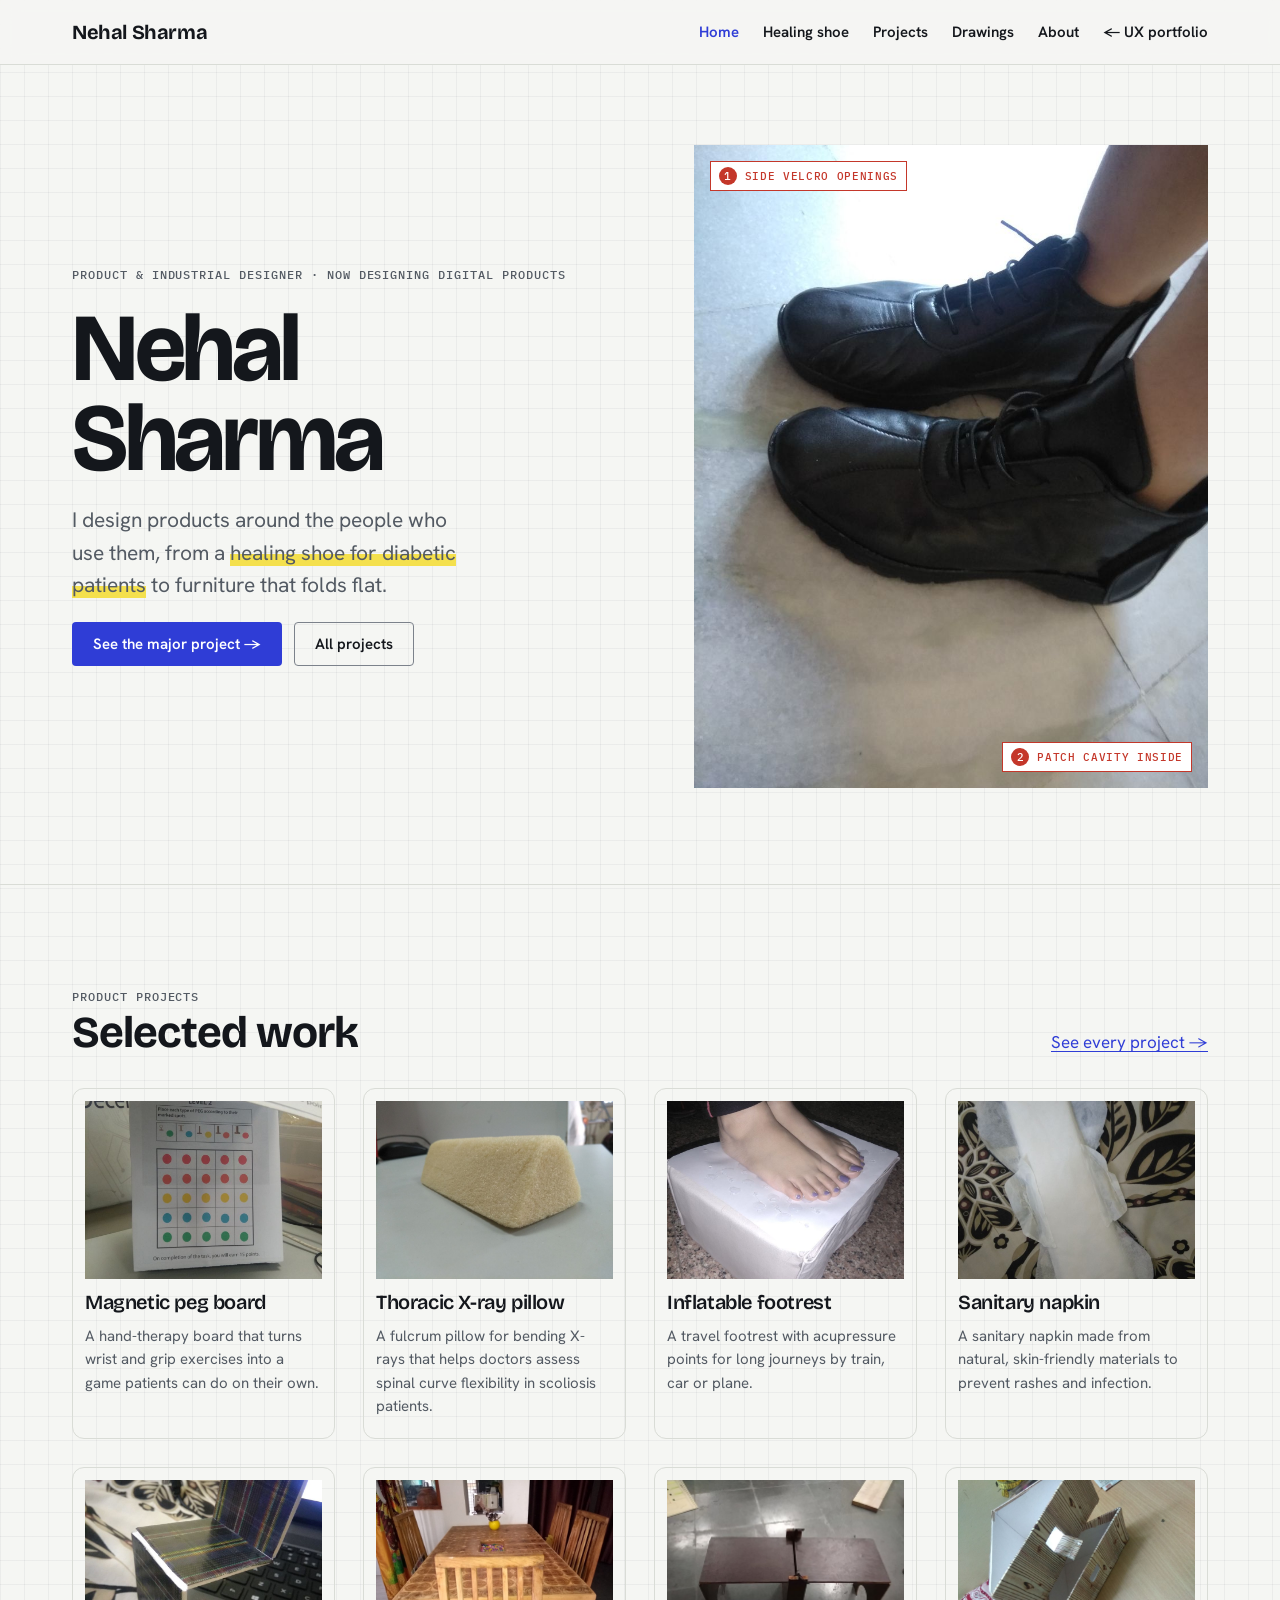
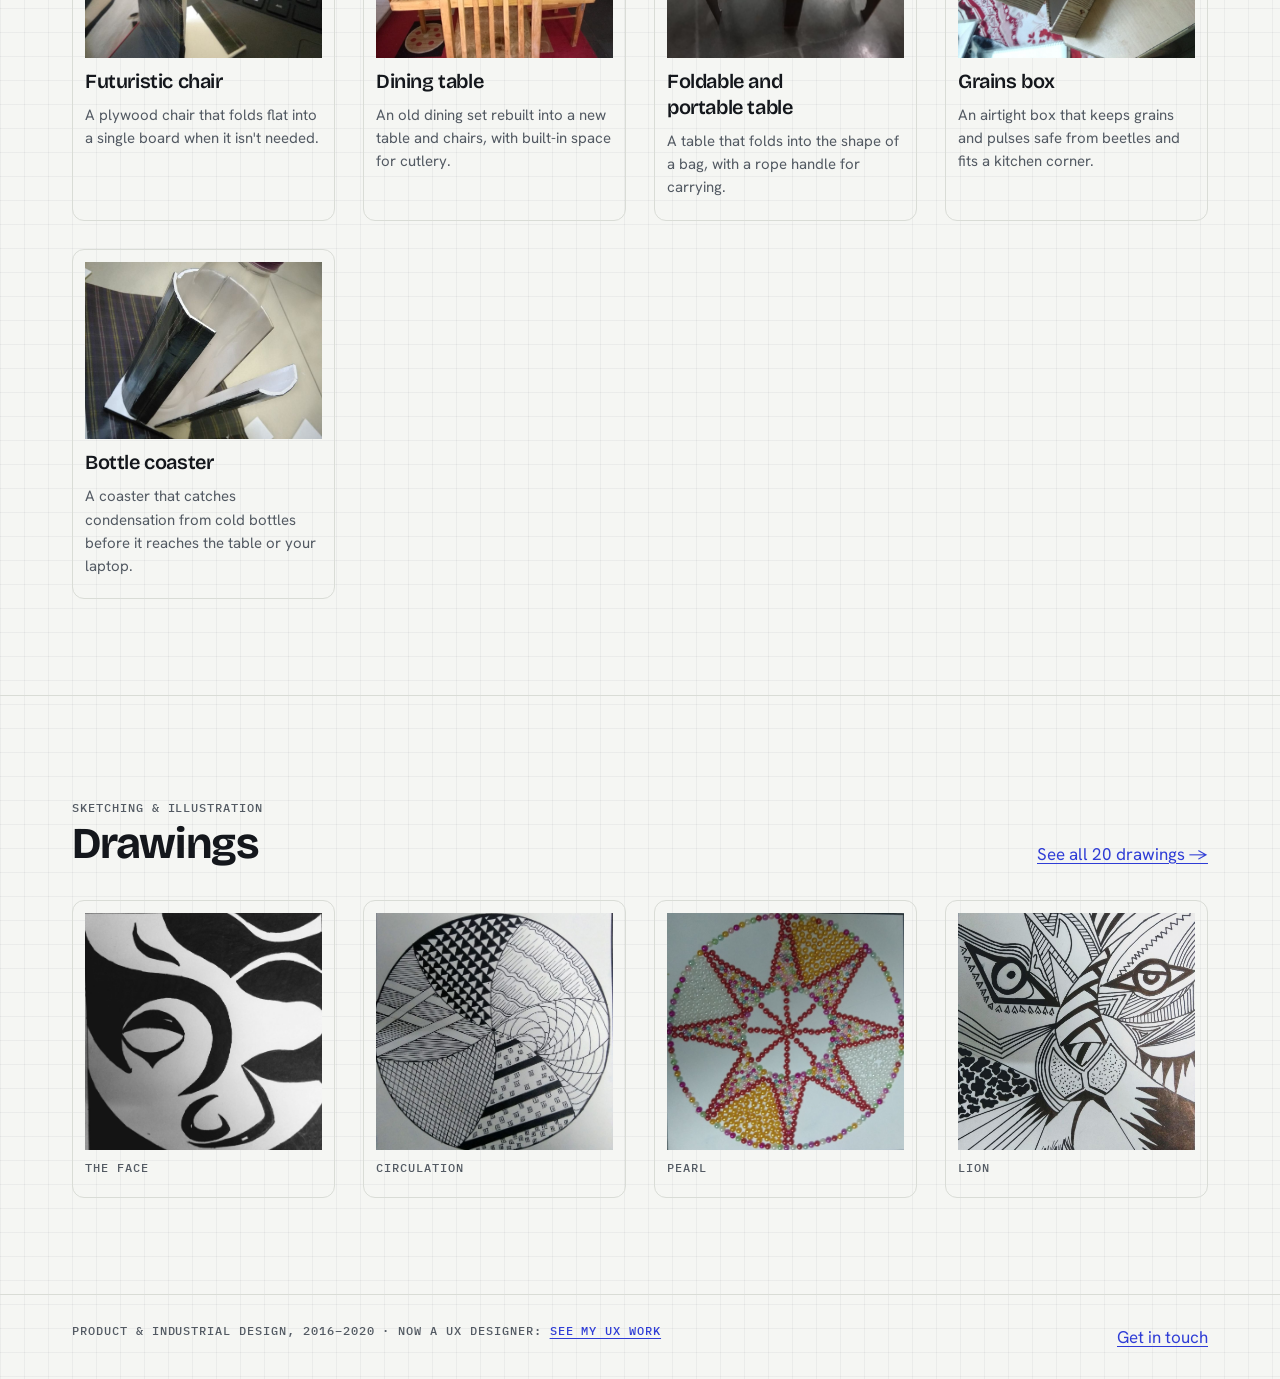
<file: product-design/index.html>
<!doctype html>
<html lang="en">
<head>
<meta charset="utf-8">
<meta name="viewport" content="width=device-width, initial-scale=1">
<link rel="icon" href="data:image/svg+xml,%3Csvg xmlns='http://www.w3.org/2000/svg' viewBox='0 0 64 64'%3E%3Crect width='64' height='64' rx='16' fill='%231c1917'/%3E%3Ctext x='32' y='42' text-anchor='middle' font-family='Arial,Helvetica,sans-serif' font-size='28' font-weight='700' fill='%23ffc83d'%3ENS%3C/text%3E%3C/svg%3E">
<title>Product design archive · Nehal Sharma</title>
<meta property="og:url" content="https://nehalsharma10.github.io/product-design/">
<link rel="canonical" href="https://nehalsharma10.github.io/product-design/">
<meta property="og:type" content="website">
<meta property="og:title" content="Product design archive · Nehal Sharma">
<meta property="og:description" content="My product and industrial design work from 2016–2020, before I moved into UX: a healing shoe, furniture and drawings.">
<meta property="og:image" content="https://nehalsharma10.github.io/product-design/images/healing-shoe/healing-shoe-2.jpg">
<meta name="twitter:card" content="summary_large_image">
<meta name="description" content="Product and industrial design portfolio of Nehal Sharma.">
<link rel="preconnect" href="https://fonts.googleapis.com"><link rel="preconnect" href="https://fonts.gstatic.com" crossorigin><link rel="stylesheet" href="https://fonts.googleapis.com/css2?family=Bricolage+Grotesque:opsz,wght@12..96,600;12..96,700&family=Hanken+Grotesk:wght@400;500;600&family=IBM+Plex+Mono:wght@500&display=swap">
<link rel="stylesheet" href="assets/style.css">
</head>
<body>
<a class="skip" href="#main">Skip to content</a>
<header class="nav">
  <div class="wrap">
    <a class="logo" href="index.html">Nehal Sharma</a>
    <nav aria-label="Main">
      <button class="menu-btn" type="button" aria-expanded="false" aria-controls="menu">Menu</button>
      <ul id="menu"><li><a href="index.html" aria-current="page">Home</a></li><li><a href="healing-shoe.html">Healing shoe</a></li><li><a href="projects.html">Projects</a></li><li><a href="drawings.html">Drawings</a></li><li><a href="about.html">About</a></li><li><a href="../index.html">← UX portfolio</a></li></ul>
    </nav>
  </div>
</header>
<main id="main">

<section class="hero">
  <div class="wrap">
    <div class="hero-copy">
      <span class="meta">Product &amp; industrial designer · now designing digital products</span>
      <h1 class="name">Nehal<br>Sharma</h1>
      <p class="lead">I design products around the people who use them, from a <span class="mark">healing shoe for diabetic patients</span> to furniture that folds flat.</p>
      <div class="ctas">
        <a class="btn btn-primary" href="healing-shoe.html">See the major project →</a>
        <a class="btn btn-secondary" href="projects.html">All projects</a>
      </div>
    </div>
    <figure class="hero-fig">
      <img width="900" height="1200" src="images/healing-shoe/healing-shoe-1.jpg" alt="Prototype of the healing shoe for diabetic foot, worn by a person">
      <span class="callout" style="top:16px;left:16px"><i>1</i>Side Velcro openings</span>
      <span class="callout" style="bottom:16px;right:16px"><i>2</i>Patch cavity inside</span>
    </figure>
  </div>
</section>

<section>
  <div class="wrap">
    <div class="sec-head">
      <div><span class="meta">Product projects</span><h2>Selected work</h2></div>
      <a href="projects.html">See every project →</a>
    </div>
    <div class="grid">
<a class="card reveal" href="projects.html#magnetic-peg-board">
  <img width="900" height="1200" src="images/projects/magnetic-peg-board-1.jpg" alt="Magnetic peg board" loading="lazy">
  <h3>Magnetic peg board</h3>
  <p>A hand-therapy board that turns wrist and grip exercises into a game patients can do on their own.</p>
</a>
<a class="card reveal" href="projects.html#xray-pillow">
  <img width="1400" height="1050" src="images/projects/xray-pillow-1.jpg" alt="Thoracic X-ray pillow" loading="lazy">
  <h3>Thoracic X-ray pillow</h3>
  <p>A fulcrum pillow for bending X-rays that helps doctors assess spinal curve flexibility in scoliosis patients.</p>
</a>
<a class="card reveal" href="projects.html#inflatable-footrest">
  <img width="825" height="1100" src="images/projects/inflatable-footrest-1.jpg" alt="Inflatable footrest" loading="lazy">
  <h3>Inflatable footrest</h3>
  <p>A travel footrest with acupressure points for long journeys by train, car or plane.</p>
</a>
<a class="card reveal" href="projects.html#sanitary-napkin">
  <img width="825" height="1100" src="images/projects/sanitary-napkin-1.jpg" alt="Sanitary napkin" loading="lazy">
  <h3>Sanitary napkin</h3>
  <p>A sanitary napkin made from natural, skin-friendly materials to prevent rashes and infection.</p>
</a>
<a class="card reveal" href="projects.html#futuristic-chair">
  <img width="825" height="1100" src="images/projects/futuristic-chair-1.jpg" alt="Futuristic chair" loading="lazy">
  <h3>Futuristic chair</h3>
  <p>A plywood chair that folds flat into a single board when it isn't needed.</p>
</a>
<a class="card reveal" href="projects.html#dining-table">
  <img width="1280" height="960" src="images/projects/dining-table-1.jpg" alt="Dining table" loading="lazy">
  <h3>Dining table</h3>
  <p>An old dining set rebuilt into a new table and chairs, with built-in space for cutlery.</p>
</a>
<a class="card reveal" href="projects.html#foldable-table">
  <img width="1280" height="720" src="images/projects/foldable-table-1.jpg" alt="Foldable and portable table" loading="lazy">
  <h3>Foldable and portable table</h3>
  <p>A table that folds into the shape of a bag, with a rope handle for carrying.</p>
</a>
<a class="card reveal" href="projects.html#grains-box">
  <img width="1400" height="1050" src="images/projects/grains-box-1.jpg" alt="Grains box" loading="lazy">
  <h3>Grains box</h3>
  <p>An airtight box that keeps grains and pulses safe from beetles and fits a kitchen corner.</p>
</a>
<a class="card reveal" href="projects.html#bottle-coaster">
  <img width="825" height="1100" src="images/projects/bottle-coaster-1.jpg" alt="Bottle coaster" loading="lazy">
  <h3>Bottle coaster</h3>
  <p>A coaster that catches condensation from cold bottles before it reaches the table or your laptop.</p>
</a>
    </div>
  </div>
</section>

<section>
  <div class="wrap">
    <div class="sec-head">
      <div><span class="meta">Sketching &amp; illustration</span><h2>Drawings</h2></div>
      <a href="drawings.html">See all 20 drawings →</a>
    </div>
    <div class="grid">
<a class="card reveal" href="drawings.html"><img width="1090" height="1100" src="images/drawings/drawing-01-the-face.jpg" alt="Hand drawing: The face" loading="lazy" style="aspect-ratio:1/1"><span class="meta">The face</span></a>
<a class="card reveal" href="drawings.html"><img width="1065" height="1100" src="images/drawings/drawing-02-circulation.jpg" alt="Hand drawing: Circulation" loading="lazy" style="aspect-ratio:1/1"><span class="meta">Circulation</span></a>
<a class="card reveal" href="drawings.html"><img width="1105" height="1100" src="images/drawings/drawing-03-pearl.jpg" alt="Hand drawing: Pearl" loading="lazy" style="aspect-ratio:1/1"><span class="meta">Pearl</span></a>
<a class="card reveal" href="drawings.html"><img width="928" height="1100" src="images/drawings/drawing-11-lion.jpg" alt="Hand drawing: Lion" loading="lazy" style="aspect-ratio:1/1"><span class="meta">Lion</span></a>
    </div>
  </div>
</section>

</main>
<footer>
  <div class="wrap">
    <span class="meta">Product &amp; industrial design, 2016–2020 · Now a UX designer: <a href="../index.html">see my UX work</a></span>
    <a href="about.html#contact">Get in touch</a>
  </div>
</footer>
<script src="assets/script.js"></script>
</body>
</html>
</file>
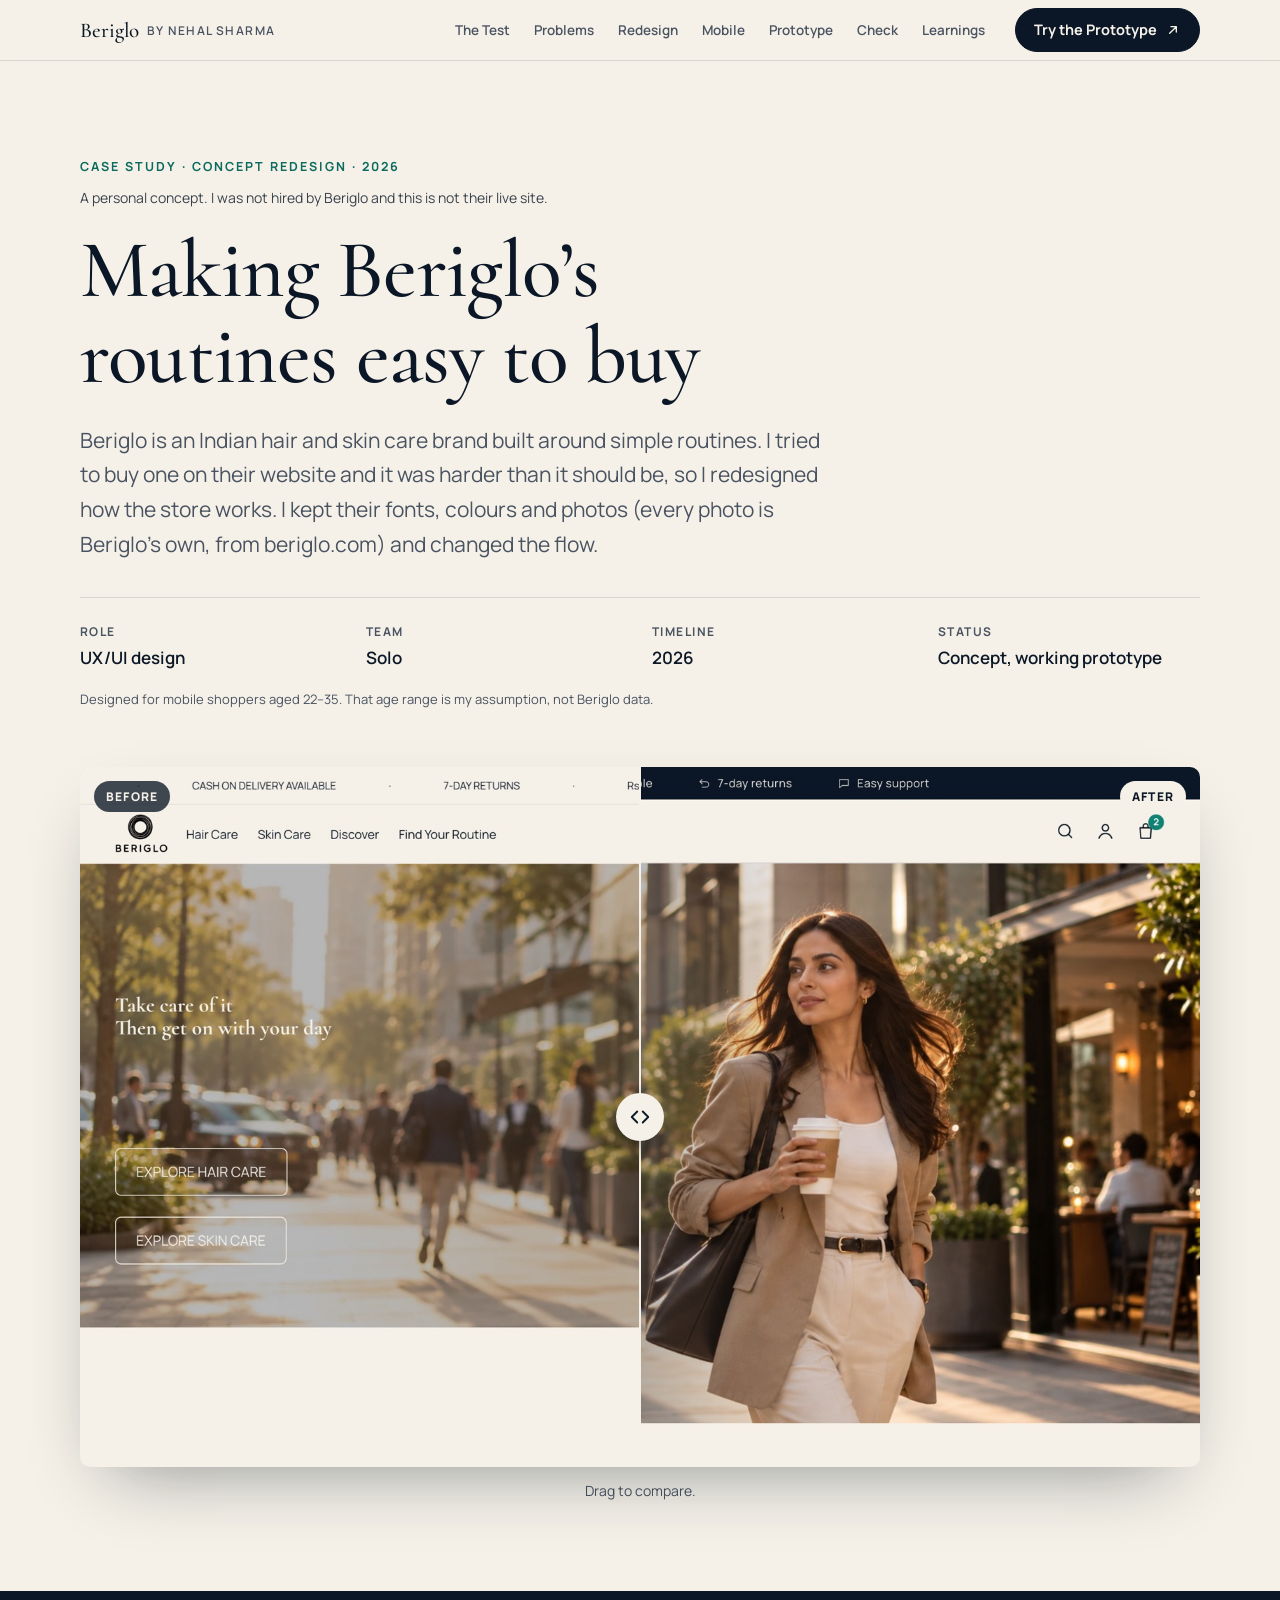
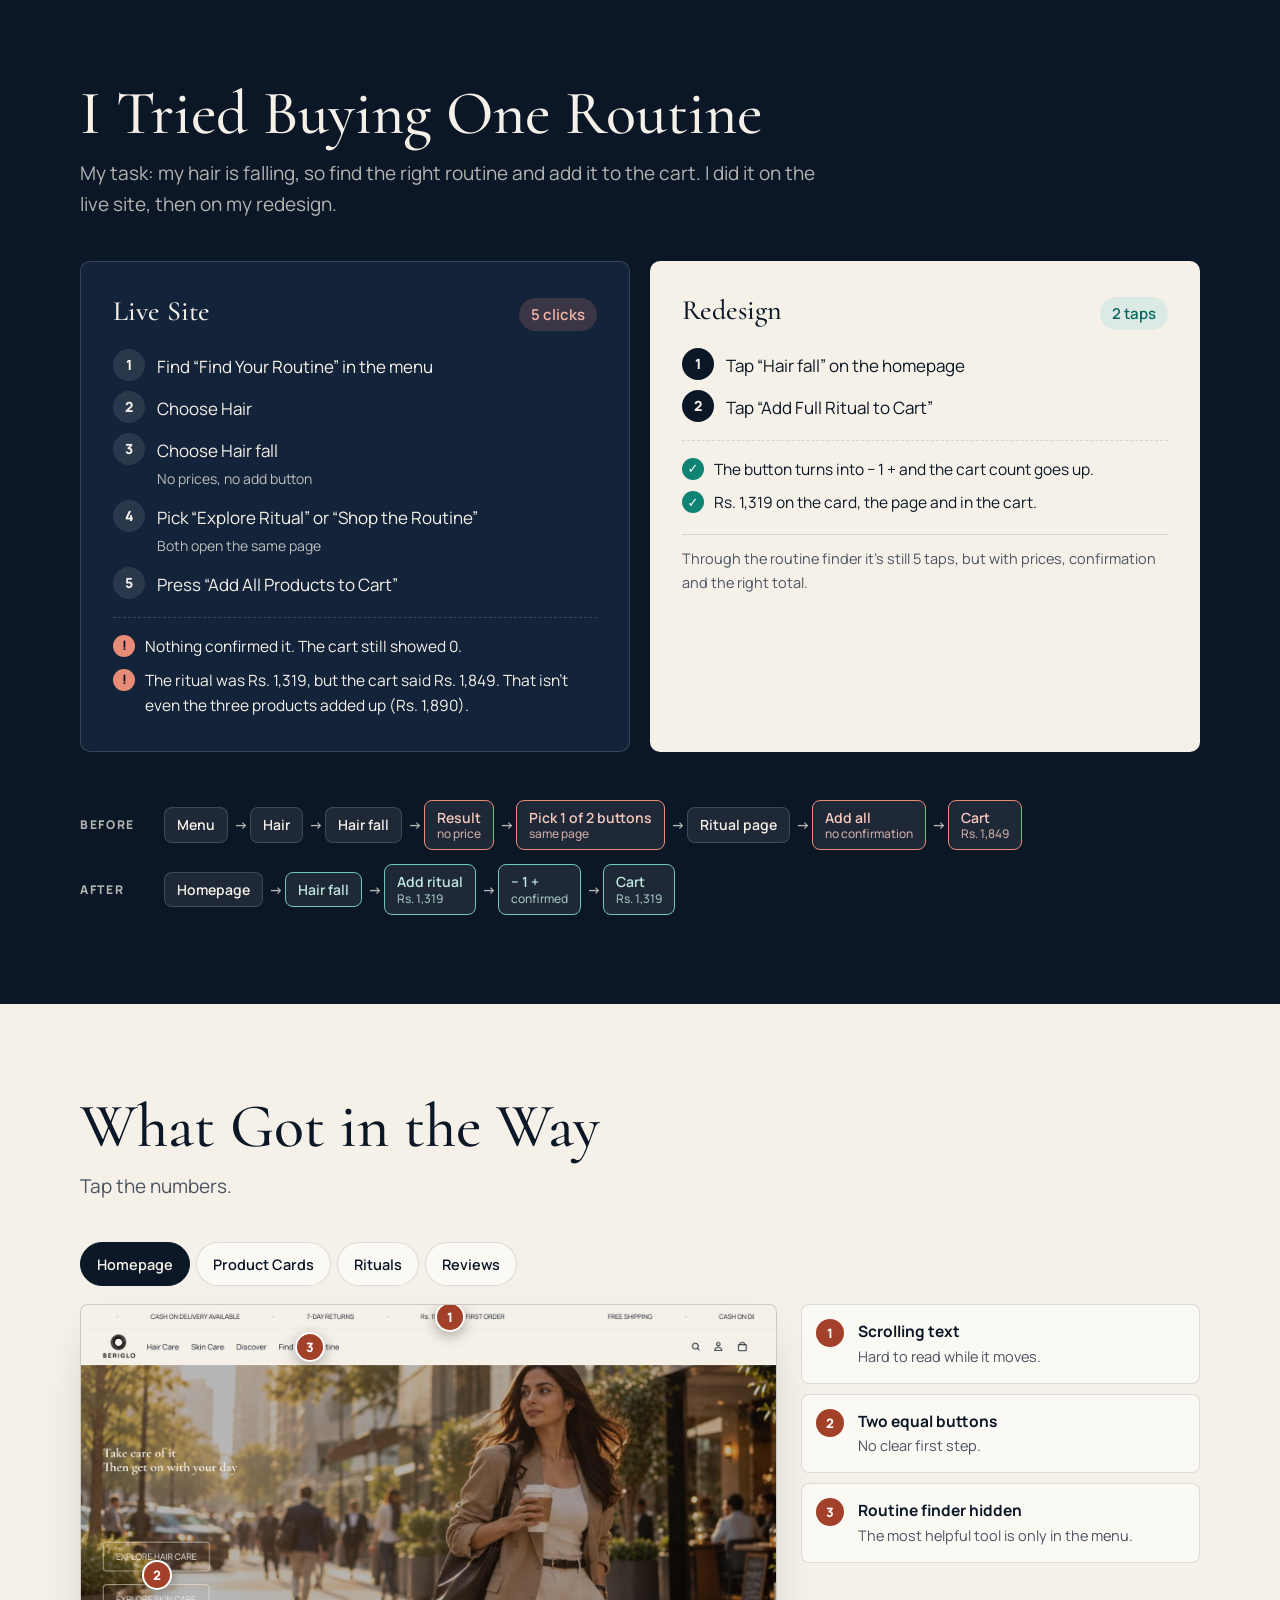
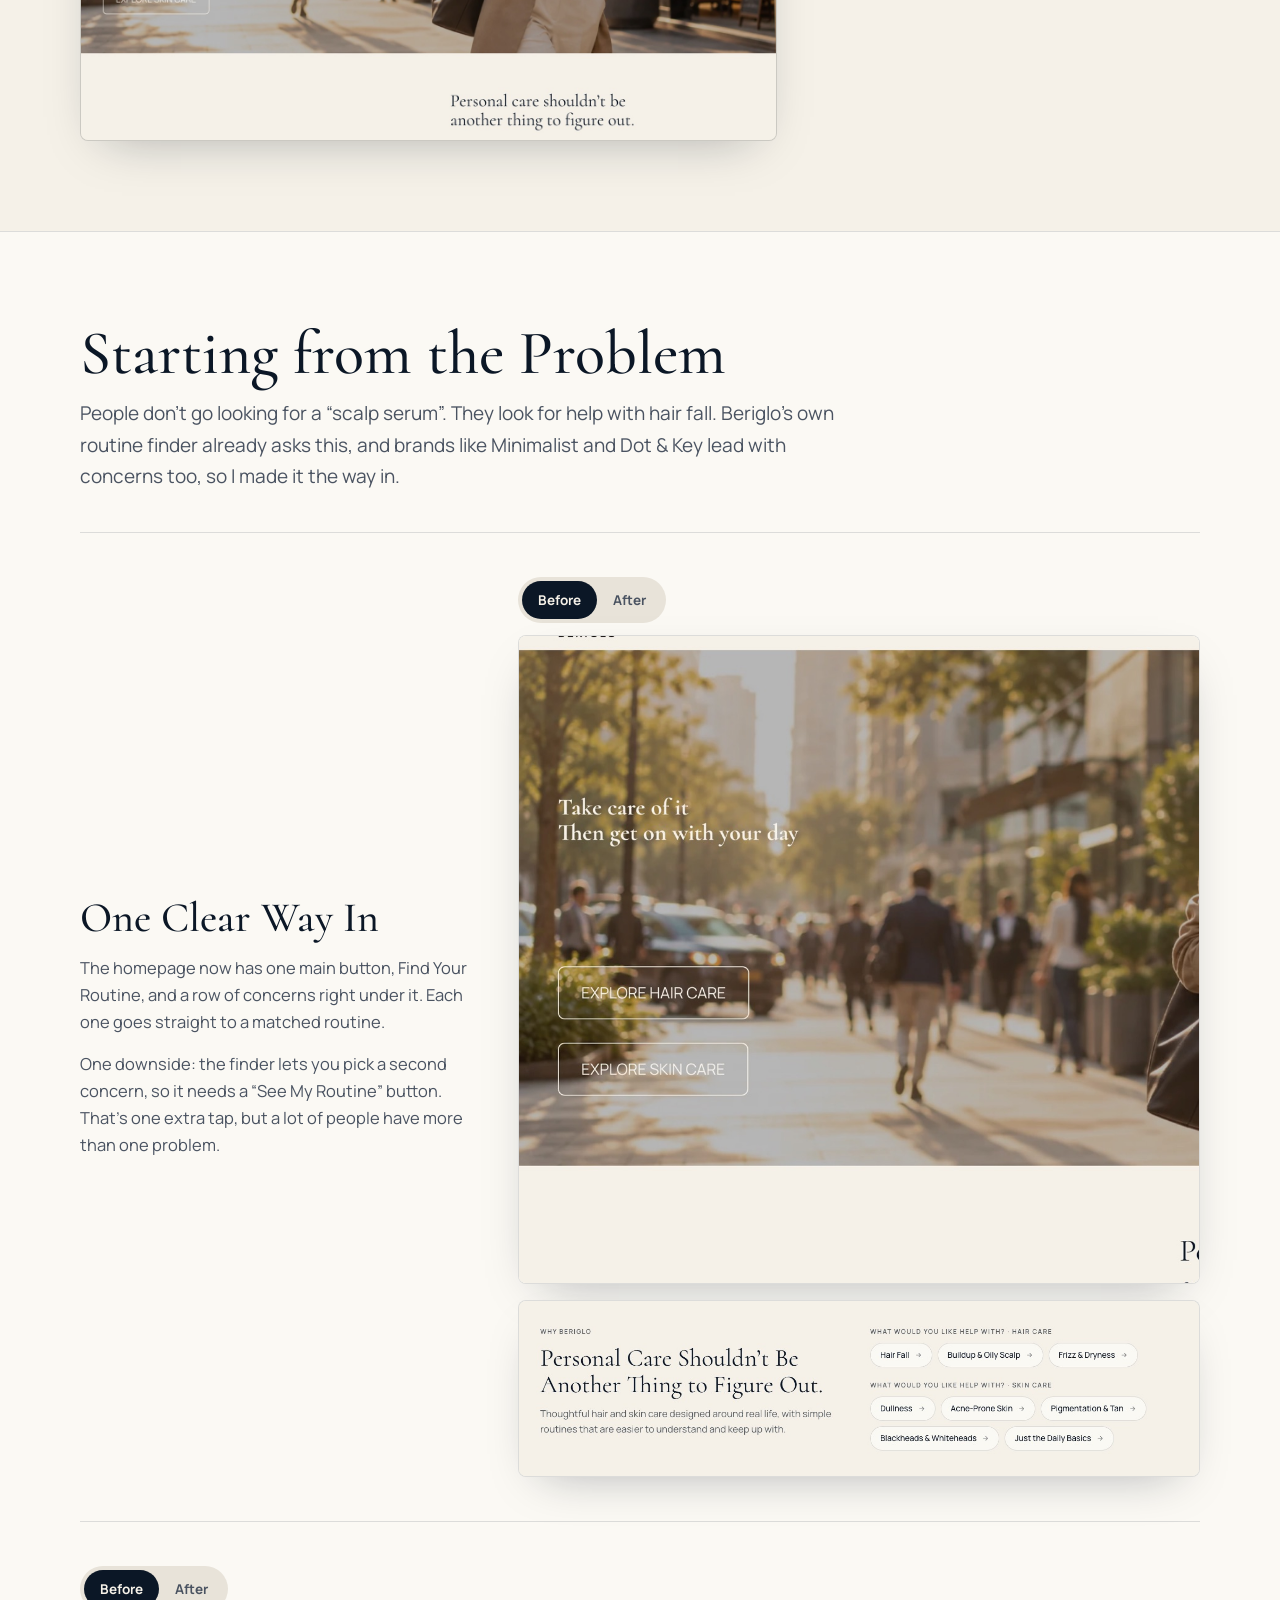
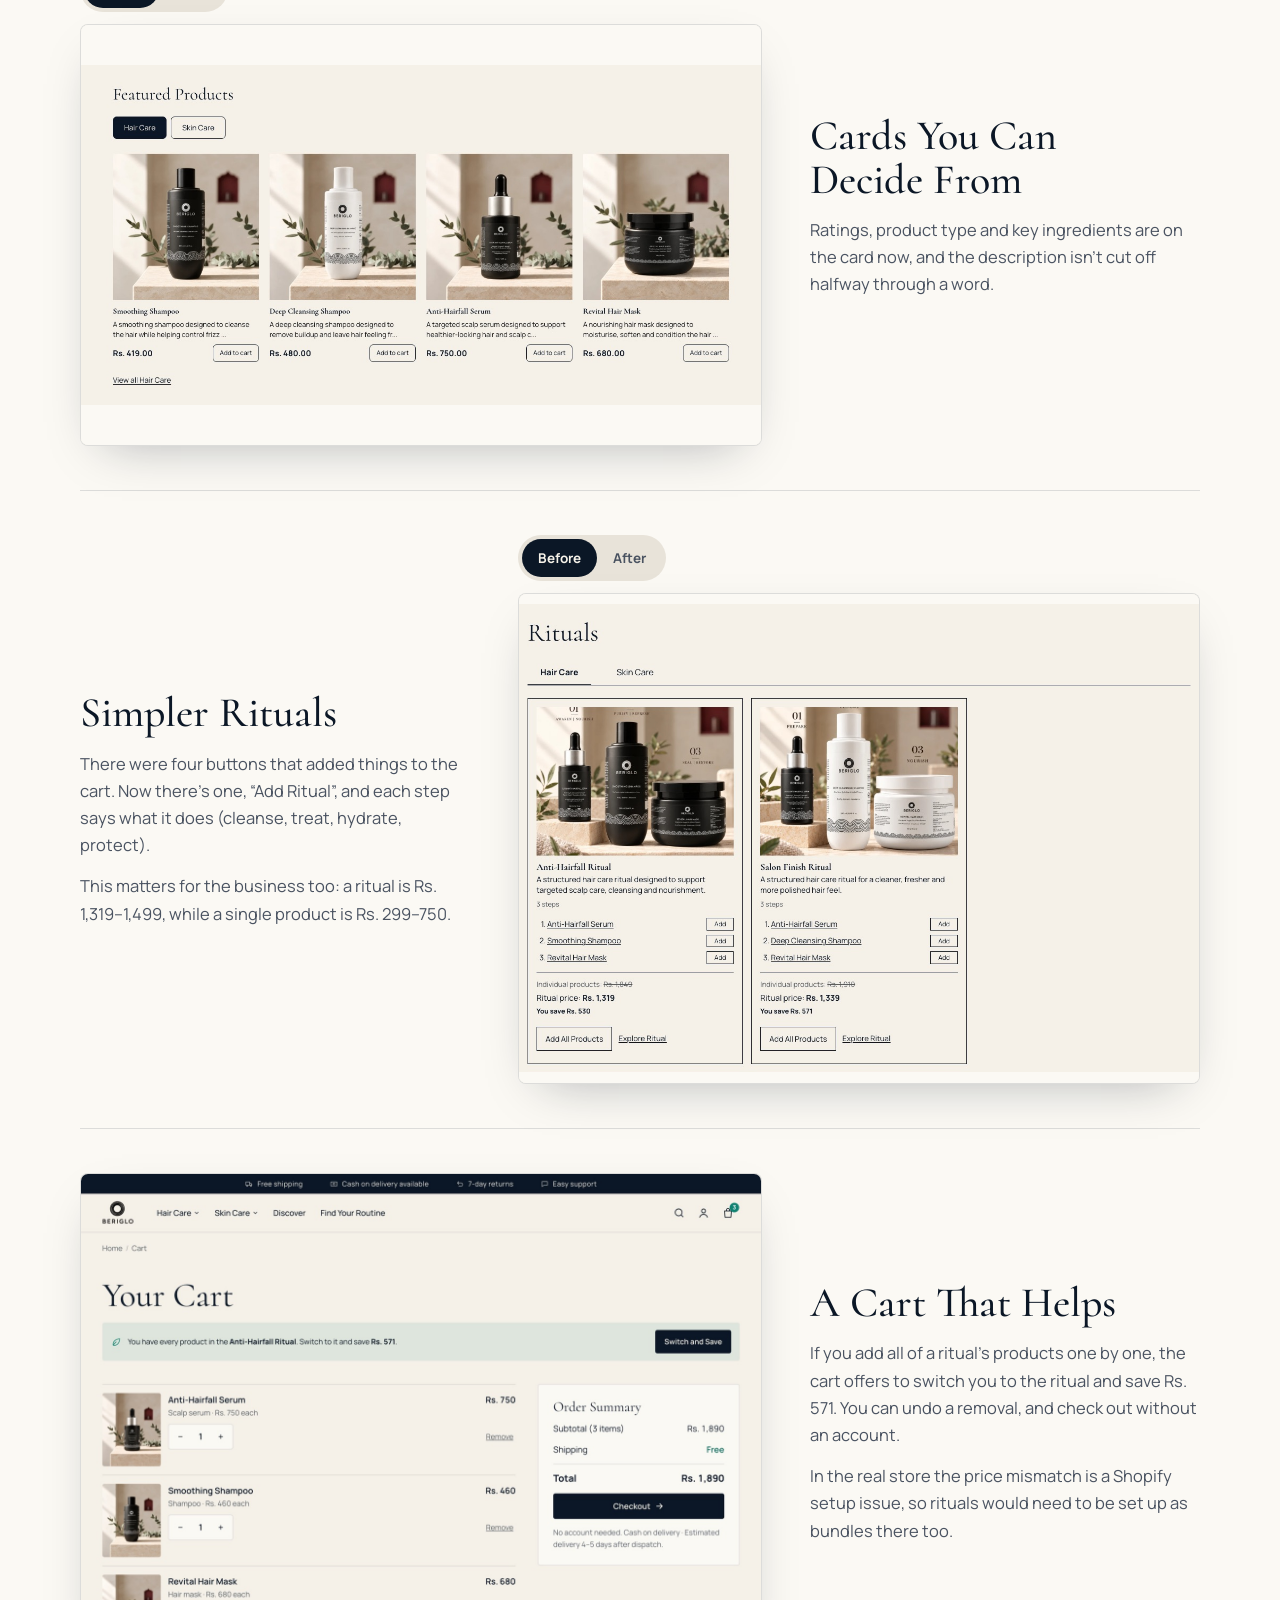
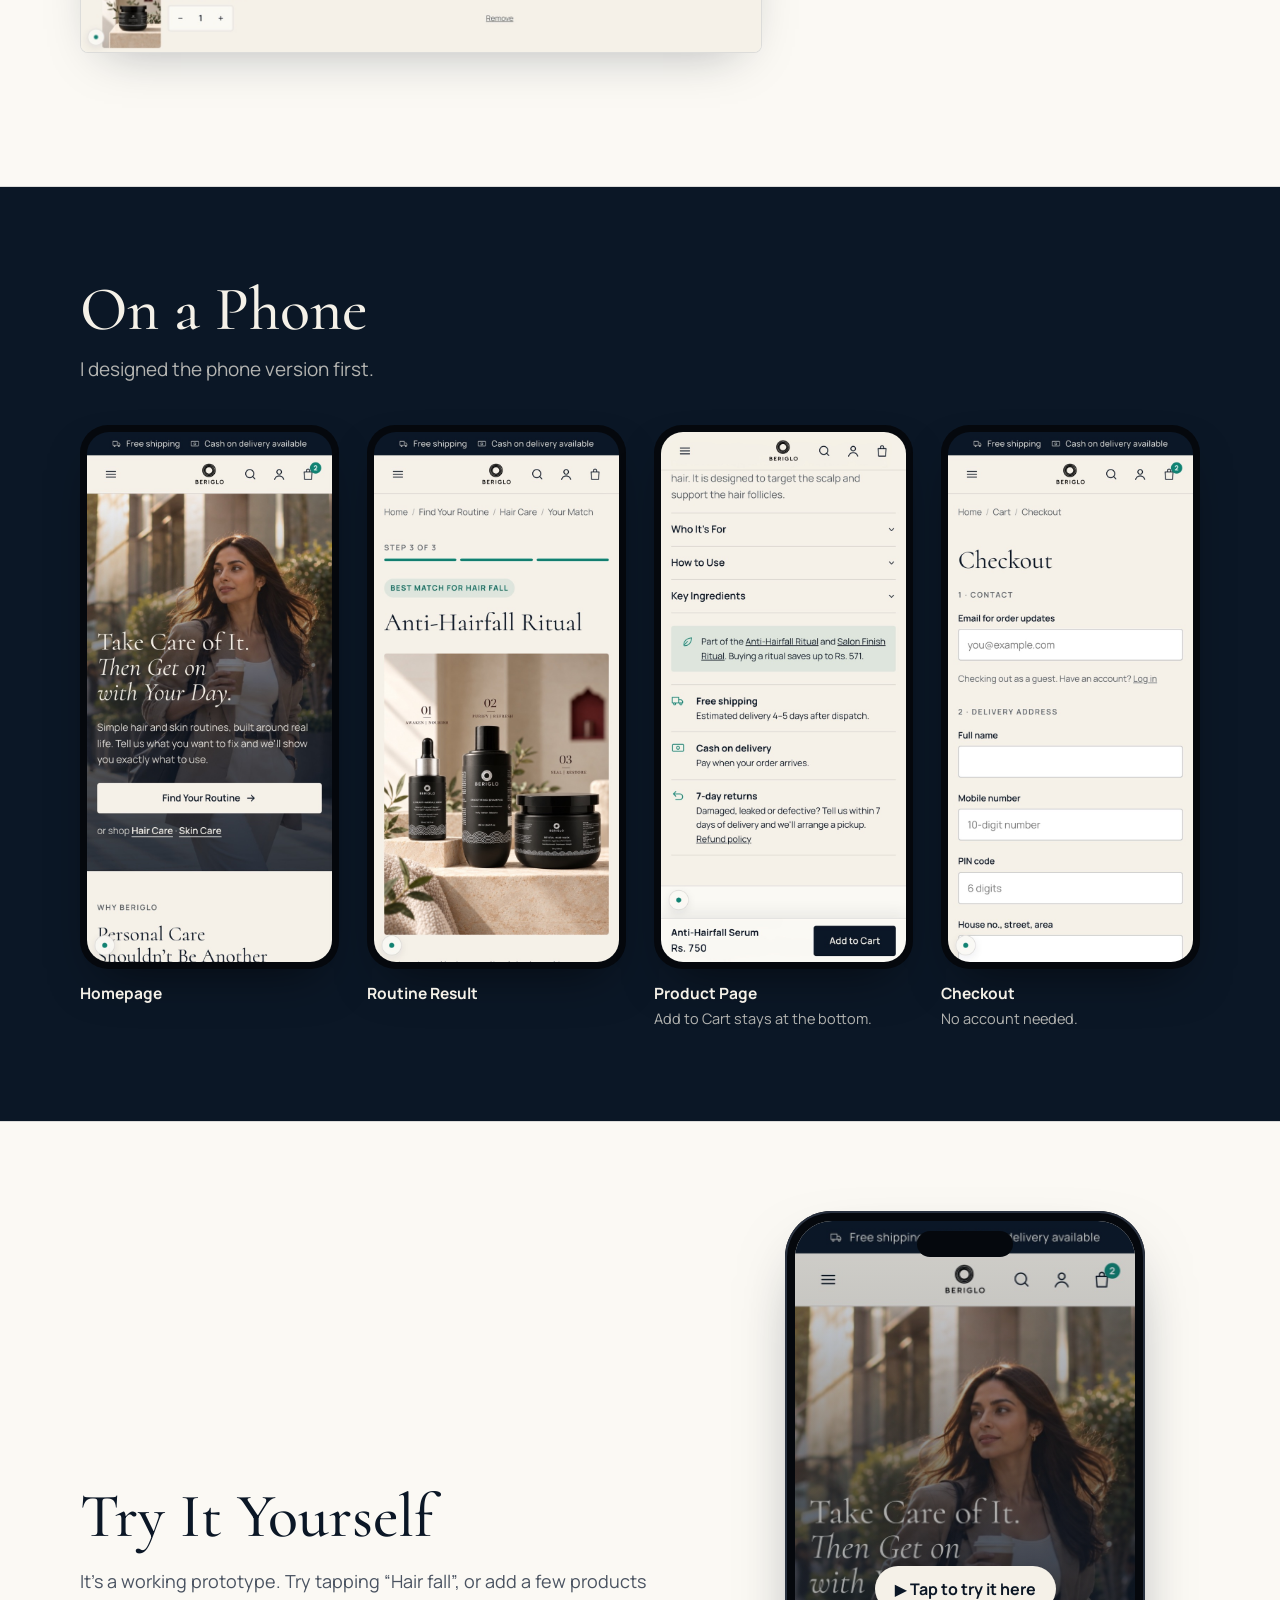
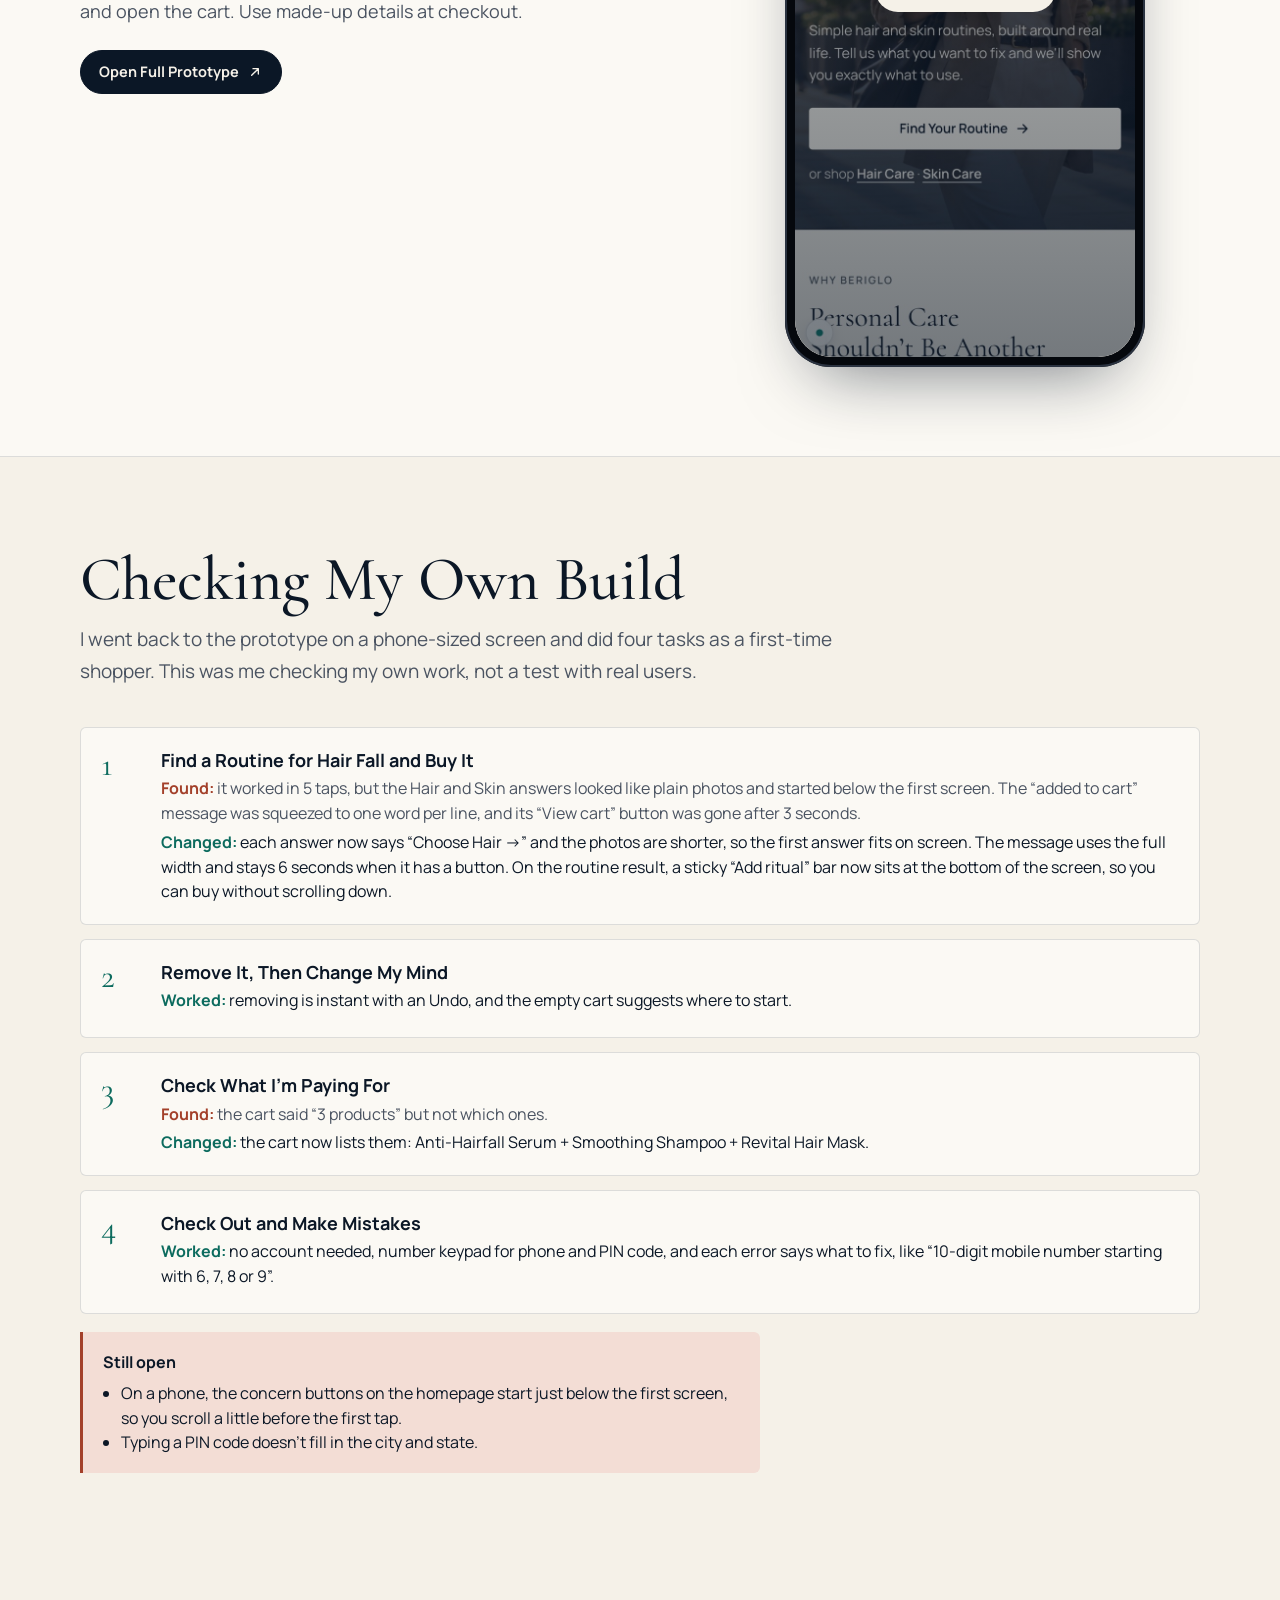
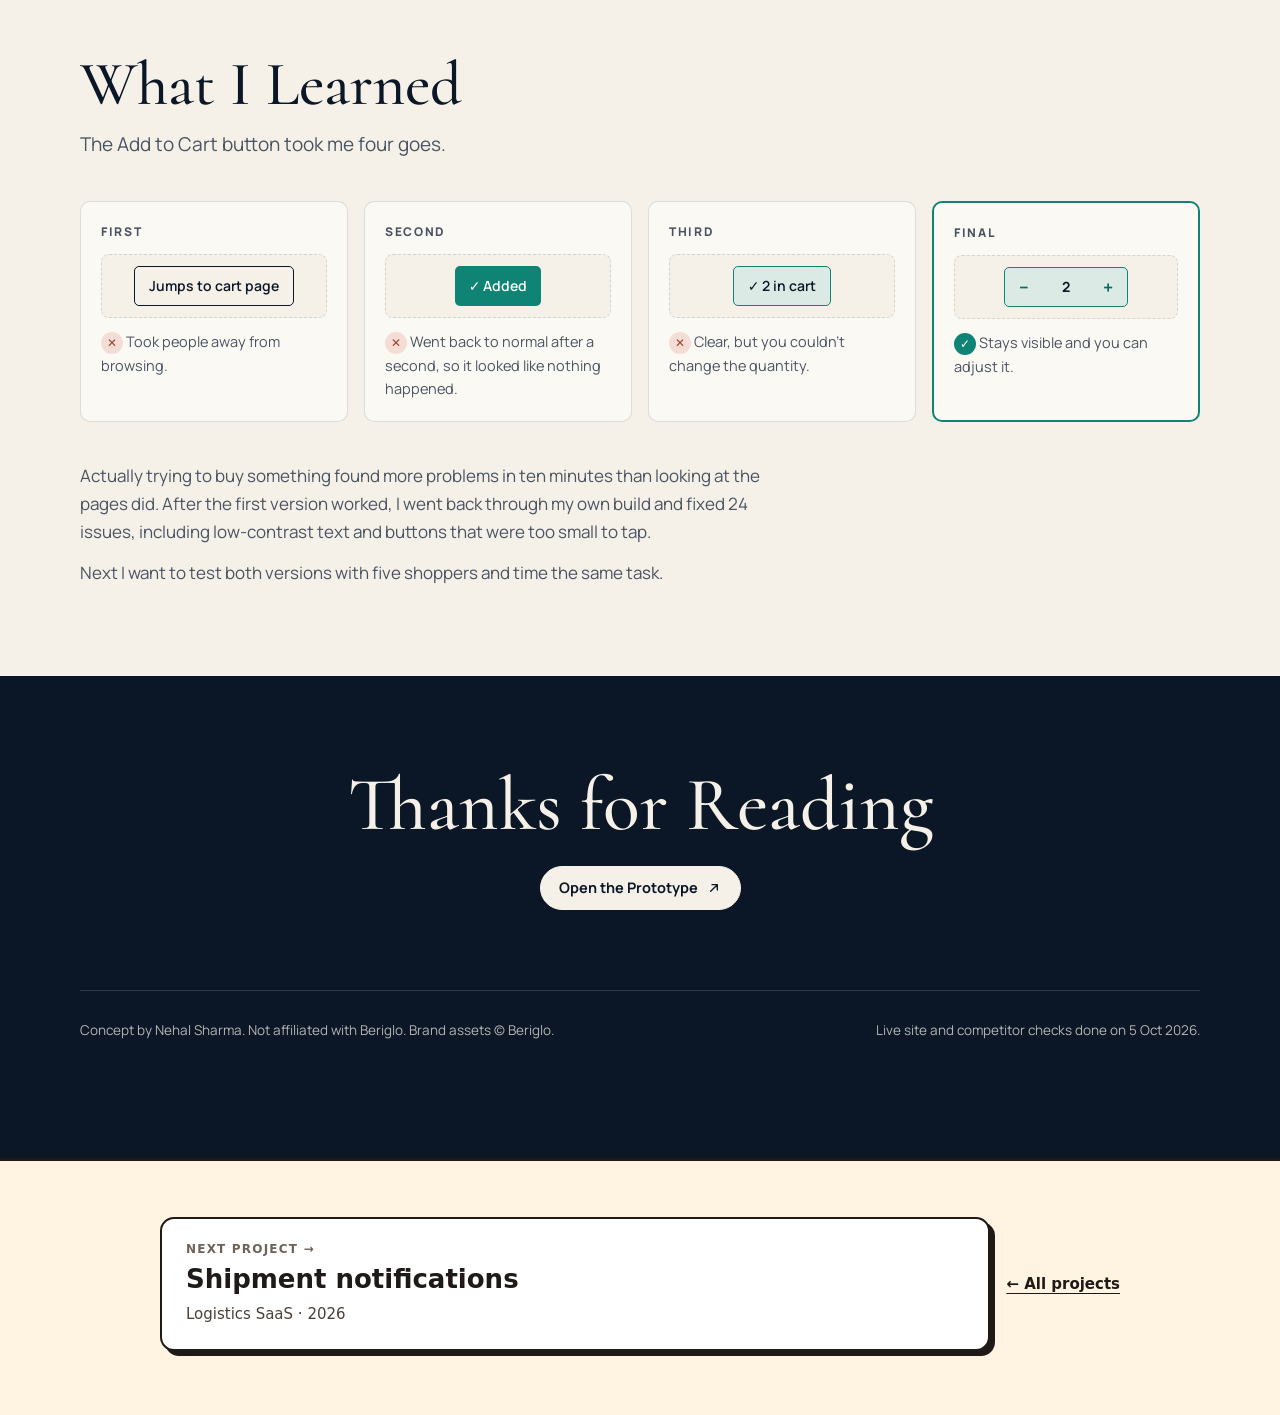
<file: work/beriglo/index.html>
<!doctype html>
<html lang="en">
<meta charset="utf-8">
<meta name="viewport" content="width=device-width, initial-scale=1">
<link rel="icon" href="data:image/svg+xml,%3Csvg xmlns='http://www.w3.org/2000/svg' viewBox='0 0 64 64'%3E%3Crect width='64' height='64' rx='16' fill='%231c1917'/%3E%3Ctext x='32' y='42' text-anchor='middle' font-family='Arial,Helvetica,sans-serif' font-size='28' font-weight='700' fill='%23ffc83d'%3ENS%3C/text%3E%3C/svg%3E">
<title>Beriglo redesign (concept) · Nehal Sharma</title>
<meta property="og:url" content="https://nehalsharma10.github.io/work/beriglo/">
<link rel="canonical" href="https://nehalsharma10.github.io/work/beriglo/">
<meta name="description" content="A personal concept by Nehal Sharma: making Beriglo's hair care routines easy to buy, from 5 clicks to 2 taps.">
<meta property="og:title" content="Beriglo redesign (concept) · Nehal Sharma">
<meta property="og:description" content="A personal concept: making Beriglo's hair care routines easy to buy, from 5 clicks to 2 taps, with a working prototype.">
<meta property="og:image" content="https://nehalsharma10.github.io/work/beriglo/img/after-hero-crop.jpg">
<meta name="twitter:card" content="summary_large_image">
<link rel="preconnect" href="https://fonts.googleapis.com">
<link rel="preconnect" href="https://fonts.gstatic.com" crossorigin>
<link rel="stylesheet" href="https://fonts.googleapis.com/css2?family=Cormorant:ital,wght@0,400;0,500;0,600;1,400;1,500&family=Manrope:wght@400;500;600;700;800&display=swap">
<style>
/* Layout: an editorial long-read in Beriglo's own materials (cream paper, ink, teal), paced in short
   chapters that alternate light and dark. Every chapter leads with a visual you can poke at
   (slider, pins, before/after switch, a live phone) so a skimming recruiter gets the story from
   headlines + visuals alone. Deliberately single-theme: the brand is cream-on-ink. */
:root{
  --cream:#F5F1E8;   /* page */
  --paper:#FBF9F4;   /* raised cards */
  --sand:#E8E3D9;    /* quiet fills */
  --ink:#0B1726;     /* text + dark chapters */
  --ink-2:#4A5361;   /* secondary text on cream (7:1) */
  --line:rgba(11,23,38,.13);
  --teal:#108474;    /* brand teal: fills, icons */
  --teal-ink:#0C6B5E;/* teal for text on light (≥5:1) */
  --teal-soft:#DCEAE5;
  --rust:#A3402A;    /* problems: text-safe on cream (5.6:1) */
  --rust-soft:#F3DDD5;
  --on-ink:#F5F1E8; --on-ink-2:rgba(245,241,232,.72); --on-ink-line:rgba(245,241,232,.16);
  --display:"Cormorant", "Cormorant Garamond", Georgia, serif;
  --body:"Manrope", system-ui, -apple-system, "Segoe UI", sans-serif;
  --gutter:clamp(16px,4vw,48px);
  --max:1120px;
  --r:6px;
  color-scheme:light;
}
*,*::before,*::after{box-sizing:border-box}
html{scroll-behavior:smooth;scroll-padding-top:72px}
@media (prefers-reduced-motion:reduce){html{scroll-behavior:auto}*{transition:none!important;animation:none!important}}
body{margin:0;background:var(--cream);color:var(--ink);font:400 17px/1.65 var(--body);-webkit-font-smoothing:antialiased}
img{max-width:100%;display:block;height:auto}
a{color:inherit}
h1,h2,h3{font-family:var(--display);font-weight:500;line-height:1.05;margin:0;text-wrap:balance}
p{margin:0}
:focus-visible{outline:2px solid var(--teal);outline-offset:3px;border-radius:3px}
.wrap{max-width:calc(var(--max) + var(--gutter)*2);margin-inline:auto;padding-inline:var(--gutter)}
.narrow{max-width:calc(720px + var(--gutter)*2)}
.kicker{font-size:12.5px;font-weight:700;letter-spacing:.16em;text-transform:uppercase;color:var(--teal-ink)}
.dark .kicker{color:#6FC7B6}
.muted{color:var(--ink-2)}
.num{font-variant-numeric:tabular-nums}
.stack{display:flex;flex-direction:column;gap:var(--s,16px)}
.stack>*{min-width:0}

/* ---------- Top bar ---------- */
.bar{position:sticky;top:env(safe-area-inset-top,0px);z-index:30;background:rgba(245,241,232,.92);backdrop-filter:blur(10px);border-bottom:1px solid var(--line)}
.bar .wrap{display:flex;align-items:center;gap:20px;height:60px}
.bar .brand{font:500 21px var(--display);white-space:nowrap;text-decoration:none}
.bar .brand span{font:600 12px var(--body);letter-spacing:.12em;text-transform:uppercase;color:var(--ink-2);margin-left:8px}
.toc{display:none;gap:4px;margin-left:auto;list-style:none;padding:0}
.toc a{display:block;padding:8px 10px;border-radius:999px;font-size:13.5px;font-weight:600;color:var(--ink-2);text-decoration:none}
.toc a:hover{color:var(--ink)}
.toc a.on{background:var(--ink);color:var(--cream)}
@media (min-width:1100px){.toc{display:flex}}
.cta{display:inline-flex;align-items:center;gap:8px;min-height:44px;padding:0 18px;border-radius:999px;background:var(--ink);color:var(--cream);font-weight:700;font-size:14.5px;text-decoration:none;white-space:nowrap;border:1px solid var(--ink);transition:transform .15s,background .15s}
.cta:hover{background:#1c2b3e;transform:translateY(-1px)}
.cta svg{width:16px;height:16px}
.cta.light{background:var(--cream);color:var(--ink);border-color:var(--cream)}
.cta.ghost{background:transparent;color:var(--ink)}
.bar .cta{margin-left:auto}
@media (min-width:1100px){.bar .cta{margin-left:0}}
.bar .short{display:none}
.bar .by-short{display:none}
@media (max-width:520px){.bar .by-long{display:none}.bar .by-short{display:inline;margin-left:6px;font-size:11px;letter-spacing:.06em}.bar .brand{font-size:19px}.bar .long{display:none}.bar .short{display:inline}.bar .cta{padding:0 14px}}
.progress{position:absolute;left:0;bottom:-1px;height:2px;background:var(--teal);width:0}

/* ---------- Hero ---------- */
.hero{padding-block:clamp(48px,8vw,96px) 0}
.hero h1{font-size:clamp(42px,6.4vw,84px);letter-spacing:-.01em;max-width:21ch}
.hero h1 em{display:block;font-style:italic;color:var(--teal-ink)}
.hero .lede{margin-top:24px;font-size:clamp(18px,1.8vw,21px);max-width:58ch;color:var(--ink-2)}
.meta{display:grid;grid-template-columns:repeat(2,minmax(0,1fr));gap:16px 24px;margin-top:36px;padding-top:24px;border-top:1px solid var(--line)}
.meta div{display:flex;flex-direction:column;gap:2px}
.meta dt{font-size:12px;font-weight:700;letter-spacing:.12em;text-transform:uppercase;color:var(--ink-2)}
.meta dd{margin:0;font-weight:600}
@media (min-width:760px){.meta{grid-template-columns:repeat(4,minmax(0,1fr))}}

/* ---------- Before/after slider ---------- */
.compare{position:relative;margin-top:clamp(36px,5vw,56px);border-radius:10px;overflow:hidden;box-shadow:0 30px 70px -30px rgba(11,23,38,.45);background:var(--sand);aspect-ratio:16/10;touch-action:pan-y}
.compare img{position:absolute;inset:0;width:100%;height:100%;object-fit:cover;object-position:top left;user-select:none;-webkit-user-drag:none}
.compare .after{clip-path:inset(0 0 0 var(--pos,50%))}
.compare .handle{position:absolute;top:0;bottom:0;left:var(--pos,50%);width:2px;margin-left:-1px;background:var(--cream);pointer-events:none}
.compare .knob{position:absolute;top:50%;left:var(--pos,50%);width:48px;height:48px;margin:-24px 0 0 -24px;border-radius:50%;background:var(--cream);box-shadow:0 6px 20px rgba(11,23,38,.35);display:grid;place-items:center;pointer-events:none}
.compare .knob svg{width:22px;height:22px}
.compare .tag{position:absolute;top:14px;padding:6px 12px;border-radius:999px;font-size:12px;font-weight:800;letter-spacing:.1em;text-transform:uppercase;pointer-events:none}
.compare .tag.b{left:14px;background:rgba(11,23,38,.78);color:var(--cream)}
.compare .tag.a{right:14px;background:var(--cream);color:var(--ink)}
.compare input{position:absolute;inset:0;width:100%;height:100%;opacity:0;cursor:ew-resize;margin:0}
.hint{margin-top:12px;font-size:14px;color:var(--ink-2);text-align:center}

/* ---------- TL;DR ---------- */
.tldr{margin-top:clamp(48px,7vw,80px);display:grid;gap:1px;background:var(--line);border:1px solid var(--line);border-radius:10px;overflow:hidden}
.tldr>div{background:var(--paper);padding:24px;display:flex;flex-direction:column;gap:8px}
.tldr h3{font-family:var(--body);font-size:12.5px;font-weight:800;letter-spacing:.14em;text-transform:uppercase;color:var(--ink-2)}
.tldr p{font-size:16px}
.tldr .big{font:500 34px/1.05 var(--display);color:var(--ink)}
@media (min-width:860px){.tldr{grid-template-columns:repeat(3,minmax(0,1fr))}}

/* ---------- Chapters ---------- */
.chapter{padding-block:clamp(56px,7vw,96px)}
.chapter.dark{background:var(--ink);color:var(--on-ink)}
.chapter.dark .muted{color:var(--on-ink-2)}
.chapter.tint{background:var(--paper);border-block:1px solid var(--line)}
.ch-head{display:flex;flex-direction:column;gap:12px;margin-bottom:clamp(24px,4vw,40px);max-width:760px}
.ch-head h2{font-size:clamp(36px,5vw,62px)}
.ch-head p{font-size:clamp(17px,1.6vw,19px)}
.chno{font:italic 500 20px var(--display);color:var(--teal-ink)}
.dark .chno{color:#6FC7B6}

/* ---------- Task race ---------- */
.race{display:grid;gap:20px}
@media (min-width:900px){.race{grid-template-columns:1fr 1fr}}
.lane{border-radius:10px;padding:clamp(20px,3vw,32px);display:flex;flex-direction:column;gap:18px}
.lane.old{background:#13233A;border:1px solid var(--on-ink-line)}
.lane.new{background:var(--cream);color:var(--ink)}
.lane header{display:flex;align-items:baseline;justify-content:space-between;gap:12px;flex-wrap:wrap}
.lane header b{font:500 28px var(--display)}
.lane .score{font:600 15px var(--body);padding:6px 12px;border-radius:999px}
.lane.old .score{background:rgba(232,140,120,.18);color:#F2B4A5}
.lane.new .score{background:var(--teal-soft);color:var(--teal-ink)}
.steps{list-style:none;margin:0;padding:0;display:flex;flex-direction:column;gap:10px;counter-reset:s}
.steps li{display:grid;grid-template-columns:32px minmax(0,1fr);gap:12px;align-items:start;counter-increment:s}
.steps li::before{content:counter(s);width:32px;height:32px;border-radius:50%;display:grid;place-items:center;font-weight:800;font-size:14px}
.lane.old .steps li::before{background:rgba(245,241,232,.1);color:var(--on-ink)}
.lane.new .steps li::before{background:var(--ink);color:var(--cream)}
.steps li span{padding-top:4px}
.steps small{display:block;font-size:14px;opacity:.75;margin-top:2px}
.outcome{display:flex;flex-direction:column;gap:8px;padding-top:16px;border-top:1px dashed currentColor;border-color:var(--on-ink-line)}
.lane.new .outcome{border-color:var(--line)}
.flag{display:flex;gap:10px;align-items:flex-start;font-size:15.5px}
.flag i{flex:none;width:22px;height:22px;border-radius:50%;display:grid;place-items:center;font-style:normal;font-weight:800;font-size:13px;margin-top:1px}
.lane.old .flag i{background:#E88C78;color:var(--ink)}
.lane.new .flag i{background:var(--teal);color:#fff}
.receipt{margin-top:20px;font-size:14px;color:var(--on-ink-2)}

/* ---------- Annotated screenshots (problem map) ---------- */
.tabs{display:flex;gap:6px;flex-wrap:wrap;margin-bottom:18px}
.tabs button{border:1px solid var(--line);background:var(--paper);border-radius:999px;padding:0 16px;min-height:44px;font:600 14.5px var(--body);cursor:pointer;color:var(--ink)}
.tabs button[aria-selected="true"]{background:var(--ink);color:var(--cream);border-color:var(--ink)}
.dark .tabs button{background:transparent;color:var(--on-ink);border-color:var(--on-ink-line)}
.dark .tabs button[aria-selected="true"]{background:var(--cream);color:var(--ink)}
.map{display:grid;gap:24px;align-items:start}
@media (min-width:980px){.map{grid-template-columns:minmax(0,7fr) minmax(0,4fr)}}
.shot{position:relative;border-radius:8px;overflow:hidden;border:1px solid var(--line);background:var(--sand);box-shadow:0 18px 50px -24px rgba(11,23,38,.35)}
.dark .shot{border-color:var(--on-ink-line)}
.pin{position:absolute;width:30px;height:30px;margin:-15px 0 0 -15px;border-radius:50%;border:2px solid #fff;background:var(--rust);color:#fff;font:800 13px var(--body);display:grid;place-items:center;cursor:pointer;box-shadow:0 4px 14px rgba(0,0,0,.3);transition:transform .15s}
.pin:hover,.pin.on{transform:scale(1.18);background:var(--ink)}
.notes{list-style:none;margin:0;padding:0;display:flex;flex-direction:column;gap:10px;counter-reset:n}
.notes li{color:var(--ink);display:grid;grid-template-columns:30px minmax(0,1fr);gap:12px;padding:14px;border-radius:8px;background:var(--paper);border:1px solid var(--line);transition:border-color .15s,background .15s}
.notes li.on{border-color:var(--rust);background:#FBF1EC}
.notes li b{display:block;font-size:15.5px}
.notes li span{display:block;font-size:14.5px;color:var(--ink-2)}
.notes .n{width:28px;height:28px;border-radius:50%;background:var(--rust);color:#fff;font:800 13px var(--body);display:grid;place-items:center}
.why{display:inline-block;margin-top:6px;font-size:12px;font-weight:700;letter-spacing:.06em;color:var(--teal-ink);background:var(--teal-soft);padding:3px 9px;border-radius:999px}

/* ---------- Insight ---------- */
.insight{display:grid;gap:clamp(28px,4vw,48px);align-items:center}
@media (min-width:900px){.insight{grid-template-columns:minmax(0,6fr) minmax(0,5fr)}}
.quote{font:italic 500 clamp(34px,4.6vw,58px)/1.08 var(--display)}
.quote em{font-style:normal;color:#6FC7B6}
.needs{list-style:none;margin:0;padding:0;display:flex;flex-direction:column;gap:12px}
.needs li{padding:18px 20px;border-radius:8px;background:rgba(245,241,232,.06);border:1px solid var(--on-ink-line)}
.needs b{display:block;font:500 24px var(--display);margin-bottom:2px}
.needs span{color:var(--on-ink-2);font-size:15.5px}

/* ---------- Decisions (before/after switch) ---------- */
.decision{display:grid;gap:24px;align-items:center;padding-block:clamp(28px,4vw,44px);border-top:1px solid var(--line)}
.decision:first-of-type{border-top:0;padding-top:0}
@media (min-width:980px){.decision{grid-template-columns:minmax(0,4fr) minmax(0,7fr);gap:48px}.decision.flip{grid-template-columns:minmax(0,7fr) minmax(0,4fr)}.decision.flip .d-text{order:2}}
.d-text{display:flex;flex-direction:column;gap:14px}
.d-text h3{font-size:clamp(30px,3.4vw,42px)}
.d-text ul{margin:0;padding-left:20px;display:flex;flex-direction:column;gap:6px;color:var(--ink-2)}
.principle{align-self:flex-start;font-size:12.5px;font-weight:700;letter-spacing:.04em;padding:6px 12px;border-radius:999px;background:var(--ink);color:var(--cream)}
.ba{display:flex;flex-direction:column;gap:12px}
.ba-switch{align-self:flex-start;display:inline-flex;padding:4px;border-radius:999px;background:var(--sand)}
.ba-switch button{border:0;background:none;border-radius:999px;padding:0 16px;min-height:38px;font:700 13.5px var(--body);color:var(--ink-2);cursor:pointer}
.ba-switch button[aria-pressed="true"]{background:var(--ink);color:var(--cream)}
.ba .frame{position:relative;border-radius:8px;overflow:hidden;border:1px solid var(--line);background:var(--paper);box-shadow:0 18px 50px -24px rgba(11,23,38,.35)}
.ba .frame img{width:100%;transition:opacity .25s}
.ba .frame img.alt{position:absolute;inset:0;height:100%;object-fit:contain;object-position:center;opacity:0;background:var(--paper)}
.ba .frame.show-before img.alt{opacity:1}
.ba .cap{font-size:14px;color:var(--ink-2)}

/* ---------- Phones ---------- */
.phones{display:grid;grid-template-columns:repeat(2,minmax(0,1fr));gap:clamp(14px,2.4vw,28px)}
@media (min-width:860px){.phones{grid-template-columns:repeat(4,minmax(0,1fr))}}
.phone{display:flex;flex-direction:column;gap:12px;margin:0}
.phone .dev{border-radius:28px;padding:7px;background:#05080D;box-shadow:0 22px 50px -22px rgba(0,0,0,.6)}
.phone .dev img{border-radius:22px;aspect-ratio:390/844;object-fit:cover;object-position:top;width:100%}
.phone figcaption{font-size:14.5px;color:var(--on-ink-2)}
.phone figcaption b{display:block;color:var(--on-ink);font-size:15.5px}
.mpair{display:grid;grid-template-columns:repeat(2,minmax(0,1fr));gap:clamp(14px,3vw,40px);max-width:640px;margin:clamp(48px,6vw,72px) auto 0}
.mpair .label{text-align:center;font-weight:800;font-size:12.5px;letter-spacing:.14em;text-transform:uppercase;color:var(--on-ink-2);margin-bottom:10px}

/* ---------- Live prototype ---------- */
.try{display:grid;gap:clamp(32px,5vw,64px);align-items:center}
@media (min-width:900px){.try{grid-template-columns:minmax(0,5fr) minmax(0,4fr)}}
.live{justify-self:center;width:min(100%,360px)}
.live .dev{position:relative;border-radius:46px;padding:10px;background:#05080D;box-shadow:0 30px 70px -30px rgba(11,23,38,.6),inset 0 0 0 2px #2A3240}
.live .screen{position:relative;border-radius:37px;overflow:hidden;aspect-ratio:390/844;background:var(--cream)}
.live .screen::before{content:"";position:absolute;top:10px;left:50%;width:96px;height:26px;margin-left:-48px;border-radius:20px;background:#05080D;z-index:2;pointer-events:none}
.live iframe{position:absolute;top:0;left:0;width:390px;height:844px;border:0;transform-origin:0 0}
.live .start{position:absolute;inset:0;display:grid;place-items:center;background:linear-gradient(rgba(11,23,38,.15),rgba(11,23,38,.55)),url(img/after-mobile.jpg) top/cover;color:var(--cream);border:0;cursor:pointer;font:700 16px var(--body)}
.live .start span{display:inline-flex;align-items:center;gap:8px;background:var(--cream);color:var(--ink);padding:12px 20px;border-radius:999px}
.try-list{list-style:none;margin:0;padding:0;display:flex;flex-direction:column;gap:10px}
.try-list li{display:flex;gap:12px;align-items:flex-start}
.try-list li::before{content:"→";color:var(--teal-ink);font-weight:800}

/* ---------- Iteration ---------- */
.evo{list-style:none;margin:0;padding:0;display:grid;gap:16px}
@media (min-width:900px){.evo{grid-template-columns:repeat(4,minmax(0,1fr))}}
.evo li{position:relative;padding:20px;border-radius:10px;background:var(--paper);border:1px solid var(--line);display:flex;flex-direction:column;gap:12px}
.evo .v{font-size:12px;font-weight:800;letter-spacing:.14em;text-transform:uppercase;color:var(--ink-2)}
.evo .ui{min-height:64px;display:grid;place-items:center;border-radius:8px;background:var(--cream);border:1px dashed var(--line)}
.evo .verdict{font-size:14.5px;color:var(--ink-2)}
.evo .verdict b{color:var(--ink)}
.evo li.win{border:2px solid var(--teal)}
.chip-btn{display:inline-flex;align-items:center;justify-content:center;gap:6px;height:40px;padding:0 14px;border-radius:5px;font:600 14px var(--body)}
.chip-btn.ghost{border:1px solid var(--ink)}
.chip-btn.teal{background:var(--teal);color:#fff}
.chip-btn.soft{border:1px solid var(--teal);background:var(--teal-soft)}
.chip-btn.step{border:1px solid var(--teal);background:var(--teal-soft);padding:0;overflow:hidden}
.chip-btn.step i{width:38px;display:grid;place-items:center;font-style:normal;color:var(--teal-ink);font-size:18px;font-weight:700}
.chip-btn.step b{min-width:34px;text-align:center}
.mark{display:inline-grid;place-items:center;width:22px;height:22px;border-radius:50%;font-size:12px;font-weight:800;flex:none}
.mark.x{background:var(--rust-soft);color:var(--rust)}
.mark.ok{background:var(--teal);color:#fff}
.more-evo{display:grid;gap:12px;margin-top:20px}
@media (min-width:760px){.more-evo{grid-template-columns:repeat(2,minmax(0,1fr))}}
.more-evo div{padding:16px 18px;border-radius:8px;border:1px solid var(--line);background:var(--paper);font-size:15px}
.more-evo b{display:block;font-size:16px}

/* ---------- Audit ---------- */
.audit{display:grid;gap:16px}
@media (min-width:860px){.audit{grid-template-columns:repeat(4,minmax(0,1fr))}}
.lvl{padding:20px;border-radius:10px;background:rgba(245,241,232,.06);border:1px solid var(--on-ink-line);display:flex;flex-direction:column;gap:10px}
.lvl header{display:flex;align-items:baseline;justify-content:space-between}
.lvl header b{font:500 40px var(--display)}
.lvl header span{font-size:12.5px;font-weight:800;letter-spacing:.12em;text-transform:uppercase;padding:4px 10px;border-radius:999px}
.lvl.p0 header span{background:#E88C78;color:var(--ink)}
.lvl.p1 header span{background:#E9C46A;color:var(--ink)}
.lvl.p2 header span{background:#6FC7B6;color:var(--ink)}
.lvl.p3 header span{background:var(--on-ink-line);color:var(--on-ink)}
.lvl ul{margin:0;padding-left:18px;font-size:14.5px;color:var(--on-ink-2);display:flex;flex-direction:column;gap:4px}
.receipts{display:grid;gap:12px;margin-top:28px}
@media (min-width:760px){.receipts{grid-template-columns:repeat(3,minmax(0,1fr))}}
.receipts div{padding:16px 18px;border-radius:8px;border:1px solid var(--on-ink-line);display:flex;flex-direction:column;gap:4px}
.receipts b{font:500 30px var(--display)}
.receipts s{color:#F2B4A5;text-decoration-thickness:1px}
.receipts span{font-size:14px;color:var(--on-ink-2)}

/* ---------- Impact ---------- */
.measure{width:100%;border-collapse:collapse;font-size:15.5px}
.measure th,.measure td{text-align:left;padding:14px 12px;border-bottom:1px solid var(--line);vertical-align:top}
.measure th{font-size:12px;letter-spacing:.12em;text-transform:uppercase;color:var(--ink-2)}
.tablewrap{overflow-x:auto;border:1px solid var(--line);border-radius:10px;background:var(--paper)}
.learn{display:grid;gap:16px;margin-top:clamp(40px,6vw,64px)}
@media (min-width:860px){.learn{grid-template-columns:repeat(3,minmax(0,1fr))}}
.learn div{padding:22px;border-left:3px solid var(--teal);background:var(--paper);border-radius:0 8px 8px 0}
.learn b{display:block;font:500 25px/1.15 var(--display);margin-bottom:6px}
.learn span{color:var(--ink-2);font-size:15.5px}

/* ---------- Context, fairness note, flows, evidence ---------- */
.context{margin-top:16px;display:grid;gap:12px}
.context>div{padding:18px 20px;border-radius:10px;border:1px dashed var(--line);background:transparent}
.context h3{font-family:var(--body);font-size:12px;font-weight:800;letter-spacing:.14em;text-transform:uppercase;color:var(--teal-ink);margin-bottom:4px}
.context p{font-size:15.5px}
.context .assume{font-size:13.5px;color:var(--ink-2)}
@media (min-width:860px){.context{grid-template-columns:repeat(3,minmax(0,1fr))}.context .assume{grid-column:1/-1}}
.fair{font-size:14.5px;color:var(--ink-2);padding-top:12px;border-top:1px solid var(--line)}
.flows{margin-top:clamp(32px,5vw,48px);display:flex;flex-direction:column;gap:14px}
.flow{display:grid;grid-template-columns:72px minmax(0,1fr);gap:12px;align-items:center}
.flow-label{font-size:12px;font-weight:800;letter-spacing:.14em;text-transform:uppercase;color:var(--on-ink-2)}
.flow ol{list-style:none;margin:0;padding:0;display:flex;flex-wrap:wrap;gap:8px;align-items:center}
.flow li{position:relative;padding:8px 12px;border-radius:8px;font-size:14px;font-weight:600;background:rgba(245,241,232,.08);border:1px solid var(--on-ink-line);color:var(--on-ink);line-height:1.25}
.flow li small{display:block;font-weight:500;font-size:12px;opacity:.8}
.flow li+li{margin-left:14px}
.flow li+li::before{content:"→";position:absolute;left:-17px;top:50%;transform:translateY(-50%);color:var(--on-ink-2);font-weight:700}
.flow li.bad{border-color:#E88C78;color:#F6C9BE}
.flow li.good{border-color:#6FC7B6;color:#BFE8DF}
.evidence{display:flex;flex-direction:column;gap:6px;margin-top:6px;padding:14px 16px;border-radius:8px;background:var(--cream);border:1px solid var(--line);font-size:14.5px;color:var(--ink-2)}
.evidence b{color:var(--ink);font-size:14px}
.evidence span::before{content:"• ";color:var(--teal-ink);font-weight:800}
.real{font-size:14.5px;color:var(--ink-2);padding:12px 14px;border-radius:8px;background:var(--cream);border:1px solid var(--line)}
.real b{color:var(--ink)}

.note{margin-top:8px;font-size:13px;color:var(--ink-2)}
.d-text .muted{font-size:16.5px}
.plain{margin-top:clamp(28px,4vw,40px);max-width:68ch;display:flex;flex-direction:column;gap:12px;color:var(--ink-2);font-size:17px}

/* ---------- Closing ---------- */
.closing{text-align:center}
.closing h2{font-size:clamp(40px,6vw,76px)}
.closing .stack{align-items:center}
.foot{padding-block:28px;border-top:1px solid var(--on-ink-line);font-size:13.5px;color:var(--on-ink-2);display:flex;flex-wrap:wrap;gap:8px 24px;justify-content:space-between}
/* ---------- Walkthrough ---------- */
.wk{list-style:none;margin:0;padding:0;display:grid;gap:14px}
.wk li{display:grid;grid-template-columns:clamp(24px,5vw,44px) minmax(0,1fr);gap:4px 16px;background:var(--paper);border:1px solid var(--line);border-radius:var(--r);padding:20px}
.wk .n{grid-row:span 3;font-family:var(--display);font-size:34px;line-height:1;color:var(--teal-ink)}
.wk h3{font-family:var(--body);font-size:18px;font-weight:700;line-height:1.35}
.wk p{color:var(--ink-2);font-size:16px;line-height:1.55}
.wk .fix{color:var(--ink)}
.wk .fix b{color:var(--teal-ink)} .wk .bad b{color:var(--rust)}
.wk-open{margin-top:18px;padding:18px 20px;border-left:3px solid var(--rust);background:var(--rust-soft);border-radius:0 var(--r) var(--r) 0;max-width:68ch;color:var(--ink);font-size:16px;line-height:1.55}
.wk-open ul{margin:6px 0 0;padding-left:18px}
</style>

<a class="nk-skip" href="#content">Skip to content</a>
<header class="bar">
  <div class="wrap">
    <a class="brand" href="../../index.html#beriglo">Beriglo<span class="by-long">by Nehal Sharma</span><span class="by-short">by Nehal Sharma</span></a>
    <ul class="toc" id="toc">
      <li><a href="#evidence">The test</a></li>
      <li><a href="#problems">Problems</a></li>
      <li><a href="#redesign">Redesign</a></li>
      <li><a href="#mobile">Mobile</a></li>
      <li><a href="#try">Prototype</a></li>
      <li><a href="#walkthrough">Check</a></li>
      <li><a href="#learned">Learnings</a></li>
    </ul>
    <a class="cta" href="app/index.html" target="_blank" rel="noopener"><span class="long">Try the prototype</span><span class="short">Prototype</span> <svg viewBox="0 0 24 24" aria-hidden="true"><path d="M7 17L17 7M9 7h8v8" fill="none" stroke="currentColor" stroke-width="2" stroke-linecap="round" stroke-linejoin="round"/></svg></a>
  </div>
  <div class="progress" id="progress"></div>
</header>

<main id="top">
  <section class="hero">
    <div class="wrap">
      <p class="kicker">Case study · Concept redesign · 2026</p>
      <p style="font-size:14px;opacity:.8;margin-top:8px">A personal concept. I was not hired by Beriglo and this is not their live site.</p>
      <h1 id="content" tabindex="-1" style="margin-top:18px">Making Beriglo’s routines easy to buy</h1>
      <p class="lede">Beriglo is an Indian hair and skin care brand built around simple routines. I tried to buy one on their website and it was harder than it should be, so I redesigned how the store works. I kept their fonts, colours and photos (every photo is Beriglo’s own, from beriglo.com) and changed the flow.</p>
      <dl class="meta">
        <div><dt>Role</dt><dd>UX/UI design</dd></div>
        <div><dt>Team</dt><dd>Solo</dd></div>
        <div><dt>Timeline</dt><dd>2026</dd></div>
        <div><dt>Status</dt><dd>Concept, working prototype</dd></div>
      </dl>
      <p class="note">Designed for mobile shoppers aged 22–35. That age range is my assumption, not Beriglo data.</p>
      <div class="compare" id="heroCompare" style="--pos:50%">
        <img src="img/before-hero.jpg" alt="Original Beriglo homepage" width="1600" height="1000">
        <img class="after" src="img/after-hero.jpg" alt="Redesigned Beriglo homepage" width="1600" height="1000">
        <span class="tag b">Before</span><span class="tag a">After</span>
        <span class="handle"></span>
        <span class="knob"><svg viewBox="0 0 24 24" aria-hidden="true"><path d="M9 6l-6 6 6 6M15 6l6 6-6 6" fill="none" stroke="#0B1726" stroke-width="2" stroke-linecap="round" stroke-linejoin="round"/></svg></span>
        <input type="range" min="0" max="100" value="50" aria-label="Drag to compare the original and redesigned homepage">
      </div>
      <p class="hint">Drag to compare.</p>
    </div>
  </section>

  <section class="chapter dark" id="evidence" style="margin-top:clamp(56px,7vw,96px)">
    <div class="wrap">
      <div class="ch-head">
        <h2>I tried buying one routine</h2>
        <p class="muted">My task: my hair is falling, so find the right routine and add it to the cart. I did it on the live site, then on my redesign.</p>
      </div>
      <div class="race">
        <article class="lane old">
          <header><b>Live site</b><span class="score num">5 clicks</span></header>
          <ol class="steps">
            <li><span>Find “Find Your Routine” in the menu</span></li>
            <li><span>Choose Hair</span></li>
            <li><span>Choose Hair fall<small>No prices, no add button</small></span></li>
            <li><span>Pick “Explore Ritual” or “Shop the Routine”<small>Both open the same page</small></span></li>
            <li><span>Press “Add All Products to Cart”</span></li>
          </ol>
          <div class="outcome">
            <p class="flag"><i>!</i><span>Nothing confirmed it. The cart still showed 0.</span></p>
            <p class="flag"><i>!</i><span>The ritual was Rs. 1,319, but the cart said Rs. 1,849. That isn’t even the three products added up (Rs. 1,890).</span></p>
          </div>
        </article>
        <article class="lane new">
          <header><b>Redesign</b><span class="score num">2 taps</span></header>
          <ol class="steps">
            <li><span>Tap “Hair fall” on the homepage</span></li>
            <li><span>Tap “Add Full Ritual to Cart”</span></li>
          </ol>
          <div class="outcome">
            <p class="flag"><i>✓</i><span>The button turns into − 1 + and the cart count goes up.</span></p>
            <p class="flag"><i>✓</i><span>Rs. 1,319 on the card, the page and in the cart.</span></p>
          </div>
          <p class="fair">Through the routine finder it’s still 5 taps, but with prices, confirmation and the right total.</p>
        </article>
      </div>

      <div class="flows" aria-label="User flow before and after">
        <div class="flow old">
          <span class="flow-label">Before</span>
          <ol>
            <li>Menu</li><li>Hair</li><li>Hair fall</li><li class="bad">Result<small>no price</small></li><li class="bad">Pick 1 of 2 buttons<small>same page</small></li><li>Ritual page</li><li class="bad">Add all<small>no confirmation</small></li><li class="bad">Cart<small>Rs. 1,849</small></li>
          </ol>
        </div>
        <div class="flow new">
          <span class="flow-label">After</span>
          <ol>
            <li>Homepage</li><li class="good">Hair fall</li><li class="good">Add ritual<small>Rs. 1,319</small></li><li class="good">− 1 +<small>confirmed</small></li><li class="good">Cart<small>Rs. 1,319</small></li>
          </ol>
        </div>
      </div>
    </div>
  </section>

  <section class="chapter" id="problems">
    <div class="wrap">
      <div class="ch-head">
        <h2>What got in the way</h2>
        <p class="muted">Tap the numbers.</p>
      </div>
      <div class="tabs" role="tablist" aria-label="Homepage sections" id="mapTabs">
        <button role="tab" aria-selected="true" data-tab="hero">Homepage</button>
        <button role="tab" aria-selected="false" data-tab="products">Product cards</button>
        <button role="tab" aria-selected="false" data-tab="rituals">Rituals</button>
        <button role="tab" aria-selected="false" data-tab="reviews">Reviews</button>
      </div>
      <div class="map" role="tabpanel" id="mapPanel">
        <div class="shot" id="mapShot"><img id="mapImg" src="img/before-hero.jpg" alt="Beriglo's live homepage before my redesign, with the problem spots pinned" width="1600" height="1000"></div>
        <ol class="notes" id="mapNotes"></ol>
      </div>
    </div>
  </section>

  <section class="chapter tint" id="redesign">
    <div class="wrap">
      <div class="ch-head">
        <h2>Starting from the problem</h2>
        <p class="muted">People don’t go looking for a “scalp serum”. They look for help with hair fall. Beriglo’s own routine finder already asks this, and brands like Minimalist and Dot &amp; Key lead with concerns too, so I made it the way in.</p>
      </div>

      <div class="decision">
        <div class="d-text">
          <h3>One clear way in</h3>
          <p class="muted">The homepage now has one main button, Find Your Routine, and a row of concerns right under it. Each one goes straight to a matched routine.</p>
          <p class="muted">One downside: the finder lets you pick a second concern, so it needs a “See My Routine” button. That’s one extra tap, but a lot of people have more than one problem.</p>
        </div>
        <div class="ba"><div class="ba-switch" role="group" aria-label="Show before or after"><button type="button" aria-pressed="true" data-ba="before">Before</button><button type="button" aria-pressed="false" data-ba="after">After</button></div>
          <div class="frame show-before"><img src="img/after-hero-crop.jpg" alt="Redesign: one Find Your Routine button" width="1100" height="1045"><img class="alt" src="img/before-hero-crop.jpg" alt="Original: two equal EXPLORE buttons" width="1100" height="1045"></div>
          <div class="frame" style="margin-top:4px"><img src="img/after-concerns.jpg" alt="Concern buttons below the hero" width="1280" height="330"></div></div>
      </div>

      <div class="decision flip">
        <div class="d-text">
          <h3>Cards you can decide from</h3>
          <p class="muted">Ratings, product type and key ingredients are on the card now, and the description isn’t cut off halfway through a word.</p>
        </div>
        <div class="ba"><div class="ba-switch" role="group" aria-label="Show before or after"><button type="button" aria-pressed="true" data-ba="before">Before</button><button type="button" aria-pressed="false" data-ba="after">After</button></div>
          <div class="frame show-before"><img src="img/after-products.jpg" alt="Redesigned product cards" width="1280" height="790"><img class="alt" src="img/before-products.jpg" alt="Original product cards" width="1280" height="640"></div></div>
      </div>

      <div class="decision">
        <div class="d-text">
          <h3>Simpler rituals</h3>
          <p class="muted">There were four buttons that added things to the cart. Now there’s one, “Add Ritual”, and each step says what it does (cleanse, treat, hydrate, protect).</p>
          <p class="muted">This matters for the business too: a ritual is Rs. 1,319–1,499, while a single product is Rs. 299–750.</p>
        </div>
        <div class="ba"><div class="ba-switch" role="group" aria-label="Show before or after"><button type="button" aria-pressed="true" data-ba="before">Before</button><button type="button" aria-pressed="false" data-ba="after">After</button></div>
          <div class="frame show-before"><img src="img/after-rituals.jpg" alt="Redesigned ritual cards" width="1280" height="920"><img class="alt" src="img/before-rituals.jpg" alt="Original ritual cards" width="1280" height="880"></div></div>
      </div>

      <div class="decision flip">
        <div class="d-text">
          <h3>A cart that helps</h3>
          <p class="muted">If you add all of a ritual’s products one by one, the cart offers to switch you to the ritual and save Rs. 571. You can undo a removal, and check out without an account.</p>
          <p class="muted">In the real store the price mismatch is a Shopify setup issue, so rituals would need to be set up as bundles there too.</p>
        </div>
        <div class="ba"><div class="frame"><img src="img/after-cart.jpg" alt="Cart offering to switch to the ritual" width="1400" height="984"></div></div>
      </div>
    </div>
  </section>

  <section class="chapter dark" id="mobile">
    <div class="wrap">
      <div class="ch-head">
        <h2>On a phone</h2>
        <p class="muted">I designed the phone version first.</p>
      </div>
      <div class="phones">
        <figure class="phone"><div class="dev"><img src="img/after-mobile.jpg" alt="Mobile homepage" width="693" height="1500" loading="lazy"></div><figcaption><b>Homepage</b></figcaption></figure>
        <figure class="phone"><div class="dev"><img src="img/after-mobile-routine.jpg" alt="Mobile routine result" width="693" height="1500" loading="lazy"></div><figcaption><b>Routine result</b></figcaption></figure>
        <figure class="phone"><div class="dev"><img src="img/after-mobile-product.jpg" alt="Mobile product page with sticky bar" width="693" height="1500" loading="lazy"></div><figcaption><b>Product page</b>Add to Cart stays at the bottom.</figcaption></figure>
        <figure class="phone"><div class="dev"><img src="img/after-mobile-checkout.jpg" alt="Mobile guest checkout" width="693" height="1500" loading="lazy"></div><figcaption><b>Checkout</b>No account needed.</figcaption></figure>
      </div>
    </div>
  </section>

  <section class="chapter tint" id="try">
    <div class="wrap try">
      <div class="stack" style="--s:18px">
        <h2 style="font-size:clamp(36px,5vw,62px)">Try it yourself</h2>
        <p class="muted" style="font-size:18px">It’s a working prototype. Try tapping “Hair fall”, or add a few products and open the cart. Use made-up details at checkout.</p>
        <div style="display:flex;gap:12px;flex-wrap:wrap;margin-top:6px">
          <a class="cta" href="app/index.html" target="_blank" rel="noopener">Open full prototype <svg viewBox="0 0 24 24" aria-hidden="true"><path d="M7 17L17 7M9 7h8v8" fill="none" stroke="currentColor" stroke-width="2" stroke-linecap="round" stroke-linejoin="round"/></svg></a>
        </div>
      </div>
      <div class="live">
        <div class="dev"><div class="screen" id="liveScreen">
          <button type="button" class="start" id="liveStart" aria-label="Load the live prototype here"><span>▶ Tap to try it here</span></button>
        </div></div>
      </div>
    </div>
  </section>

  <section class="chapter" id="walkthrough">
    <div class="wrap">
      <div class="ch-head">
        <h2>Checking my own build</h2>
        <p class="muted">I went back to the prototype on a phone-sized screen and did four tasks as a first-time shopper. This was me checking my own work, not a test with real users.</p>
      </div>
      <ol class="wk">
        <li><span class="n" aria-hidden="true">1</span><h3>Find a routine for hair fall and buy it</h3>
          <p class="bad"><b>Found:</b> it worked in 5 taps, but the Hair and Skin answers looked like plain photos and started below the first screen. The &ldquo;added to cart&rdquo; message was squeezed to one word per line, and its &ldquo;View cart&rdquo; button was gone after 3 seconds.</p>
          <p class="fix"><b>Changed:</b> each answer now says &ldquo;Choose Hair &rarr;&rdquo; and the photos are shorter, so the first answer fits on screen. The message uses the full width and stays 6 seconds when it has a button. On the routine result, a sticky &ldquo;Add ritual&rdquo; bar now sits at the bottom of the screen, so you can buy without scrolling down.</p></li>
        <li><span class="n" aria-hidden="true">2</span><h3>Remove it, then change my mind</h3>
          <p class="fix"><b>Worked:</b> removing is instant with an Undo, and the empty cart suggests where to start.</p></li>
        <li><span class="n" aria-hidden="true">3</span><h3>Check what I&rsquo;m paying for</h3>
          <p class="bad"><b>Found:</b> the cart said &ldquo;3 products&rdquo; but not which ones.</p>
          <p class="fix"><b>Changed:</b> the cart now lists them: Anti-Hairfall Serum + Smoothing Shampoo + Revital Hair Mask.</p></li>
        <li><span class="n" aria-hidden="true">4</span><h3>Check out and make mistakes</h3>
          <p class="fix"><b>Worked:</b> no account needed, number keypad for phone and PIN code, and each error says what to fix, like &ldquo;10-digit mobile number starting with 6, 7, 8 or 9&rdquo;.</p></li>
      </ol>
      <div class="wk-open"><b>Still open</b>
        <ul>
          <li>On a phone, the concern buttons on the homepage start just below the first screen, so you scroll a little before the first tap.</li>
          <li>Typing a PIN code doesn&rsquo;t fill in the city and state.</li>
        </ul>
      </div>
    </div>
  </section>

  <section class="chapter" id="learned">
    <div class="wrap">
      <div class="ch-head">
        <h2>What I learned</h2>
        <p class="muted">The Add to Cart button took me four goes.</p>
      </div>
      <ol class="evo">
        <li><span class="v">First</span><div class="ui"><span class="chip-btn ghost">Jumps to cart page</span></div><p class="verdict"><span class="mark x">✕</span> Took people away from browsing.</p></li>
        <li><span class="v">Second</span><div class="ui"><span class="chip-btn teal">✓ Added</span></div><p class="verdict"><span class="mark x">✕</span> Went back to normal after a second, so it looked like nothing happened.</p></li>
        <li><span class="v">Third</span><div class="ui"><span class="chip-btn soft">✓ 2 in cart</span></div><p class="verdict"><span class="mark x">✕</span> Clear, but you couldn’t change the quantity.</p></li>
        <li class="win"><span class="v">Final</span><div class="ui"><span class="chip-btn step"><i>−</i><b>2</b><i>+</i></span></div><p class="verdict"><span class="mark ok">✓</span> Stays visible and you can adjust it.</p></li>
      </ol>
      <div class="plain">
        <p>Actually trying to buy something found more problems in ten minutes than looking at the pages did. After the first version worked, I went back through my own build and fixed 24 issues, including low-contrast text and buttons that were too small to tap.</p>
        <p>Next I want to test both versions with five shoppers and time the same task.</p>
      </div>
    </div>
  </section>

  <section class="chapter dark closing">
    <div class="wrap stack" style="--s:20px">
      <h2>Thanks for reading</h2>
      <a class="cta light" href="app/index.html" target="_blank" rel="noopener">Open the prototype <svg viewBox="0 0 24 24" aria-hidden="true"><path d="M7 17L17 7M9 7h8v8" fill="none" stroke="currentColor" stroke-width="2" stroke-linecap="round" stroke-linejoin="round"/></svg></a>
    </div>
    <div class="wrap" style="margin-top:clamp(48px,7vw,80px)">
      <div class="foot">
        <span>Concept by Nehal Sharma. Not affiliated with Beriglo. Brand assets © Beriglo.</span>
        <span>Live site and competitor checks done on 5 Oct 2026.</span>
      </div>
    </div>
  </section>
</main>

<script>
(() => {
  const $ = s => document.querySelector(s);

  /* Title Case for navigation, buttons, labels and headings (same rule as the prototype):
     main words capitalised; short joining words stay lowercase unless first, last or after ":" / "·".
     Quotes (the hero tagline, the insight quote, shopper quotes) are left exactly as written. */
  const MINOR = new Set(["a","an","the","and","but","or","nor","for","so","yet","to","of","in","on","at","by","with","as","per","via","vs","from","into"]);
  const titleCase = el => {
    const parts = [], words = [];
    const walker = document.createTreeWalker(el, NodeFilter.SHOW_TEXT);
    for (let node; (node = walker.nextNode());){
      const toks = node.nodeValue.split(/(\s+)/); parts.push({node, toks});
      toks.forEach((t, i) => { if (/[A-Za-z]/.test(t)) words.push({toks, i}); });
    }
    let afterBreak = false;
    words.forEach(({toks, i}, n) => {
      const t = toks[i], m = t.match(/^([^A-Za-z]*)([A-Za-z])(.*)$/); if (!m) return;
      const [, pre, ch, rest] = m, w = (ch + rest).replace(/[^A-Za-z']+$/, "").toLowerCase();
      const edge = n === 0 || n === words.length - 1 || afterBreak;
      toks[i] = pre + (!edge && MINOR.has(w) && ch === ch.toLowerCase() ? ch : ch.toUpperCase()) + rest.replace(/-([a-z])/g, (_, c) => "-" + c.toUpperCase());
      afterBreak = /[:·.?]$/.test(t) || /^[:·]$/.test(toks[i + 2] || "");
    });
    parts.forEach(({node, toks}) => { const v = toks.join(""); if (v !== node.nodeValue) node.nodeValue = v; });
  };
  const TITLE = ".toc a, .cta, .tabs button, .ba-switch button, .chno, .principle, .lane header b, .evo .v, h2:not(.quote), h3, .ch-head h2, .learn b, .more-evo b, .phone figcaption b";
  document.querySelectorAll(TITLE).forEach(el => { if (!el.closest(".quote, .needs, h1")) titleCase(el); });

  /* Before/after slider */
  const cmp = $("#heroCompare"), range = cmp.querySelector("input");
  const setPos = v => cmp.style.setProperty("--pos", v + "%");
  range.addEventListener("input", e => setPos(e.target.value));

  /* Problem maps: numbered pins on a screenshot + matching notes */
  const MAPS = {
    hero: {img:"img/before-hero.jpg", alt:"Original homepage", w:1600, h:1000, pins:[
      [53, 2.6, "Scrolling text", "Hard to read while it moves.", "Accessibility"],
      [11, 62, "Two equal buttons", "No clear first step.", "Too many choices"],
      [33, 9.6, "Routine finder hidden", "The most helpful tool is only in the menu.", "Hard to find"],
    ]},
    products: {img:"img/before-products.jpg", alt:"Original product cards", w:1280, h:640, pins:[
      [16, 79, "Text cut off", "“…control frizz …”: the benefit is lost.", "Hard to read"],
      [9.5, 72, "No ratings", "Real reviews exist but aren’t shown.", "Missing proof"],
    ]},
    rituals: {img:"img/before-rituals.jpg", alt:"Original ritual cards", w:1280, h:880, pins:[
      [29.5, 72, "Four “add” buttons", "Which one adds the whole ritual?", "Confusing"],
      [83, 55, "Half the space empty", "Looks unfinished.", "Layout"],
    ]},
    reviews: {img:"img/before-reviews.jpg", alt:"Original reviews", w:1280, h:380, pins:[
      [8.6, 62, "Hidden behind arrows", "Most reviews are never seen.", "Hidden proof"],
      [40, 49, "Same review twice", "Looks careless.", "Trust"],
    ]},
  };
  function drawMap(shot, list, key){
    const m = MAPS[key];
    shot.querySelectorAll(".pin").forEach(p => p.remove());
    list.innerHTML = "";
    m.pins.forEach(([x, y, title, body, why], i) => {
      const pin = document.createElement("button");
      pin.type = "button"; pin.className = "pin"; pin.textContent = i + 1;
      pin.style.left = x + "%"; pin.style.top = y + "%";
      pin.setAttribute("aria-label", `Problem ${i + 1}: ${title}`);
      shot.appendChild(pin);
      const li = document.createElement("li");
      li.innerHTML = `<span class="n">${i + 1}</span><div><b>${title}</b><span>${body}</span></div>`;
      list.appendChild(li);
      const on = v => { pin.classList.toggle("on", v); li.classList.toggle("on", v); };
      pin.addEventListener("mouseenter", () => on(true)); pin.addEventListener("mouseleave", () => on(false));
      li.addEventListener("mouseenter", () => on(true)); li.addEventListener("mouseleave", () => on(false));
      pin.addEventListener("click", () => { list.querySelectorAll("li.on").forEach(x => x.classList.remove("on")); shot.querySelectorAll(".pin.on").forEach(x => x.classList.remove("on")); on(true); li.scrollIntoView({block:"nearest", behavior:"smooth"}); });
    });
  }

  const mapShot = $("#mapShot"), mapImg = $("#mapImg"), mapNotes = $("#mapNotes");
  const showTab = key => {
    const m = MAPS[key];
    mapImg.src = m.img; mapImg.alt = m.alt; mapImg.width = m.w; mapImg.height = m.h;
    drawMap(mapShot, mapNotes, key);
    document.querySelectorAll("#mapTabs button").forEach(b => b.setAttribute("aria-selected", b.dataset.tab === key));
  };
  document.querySelectorAll("#mapTabs button").forEach(b => b.addEventListener("click", () => showTab(b.dataset.tab)));
  $("#mapTabs").addEventListener("keydown", e => {
    if (!["ArrowLeft","ArrowRight"].includes(e.key)) return;
    const tabs = [...document.querySelectorAll("#mapTabs button")], i = tabs.findIndex(t => t.getAttribute("aria-selected") === "true");
    const n = tabs[(i + (e.key === "ArrowRight" ? 1 : tabs.length - 1)) % tabs.length]; n.click(); n.focus();
  });
  showTab("hero");

  /* Before/after switches */
  document.querySelectorAll(".ba-switch").forEach(sw => {
    const frame = sw.parentElement.querySelector(".frame");
    sw.querySelectorAll("button").forEach(b => b.addEventListener("click", () => {
      sw.querySelectorAll("button").forEach(x => x.setAttribute("aria-pressed", x === b));
      frame.classList.toggle("show-before", b.dataset.ba === "before");
    }));
  });

  /* Live prototype inside a phone, loaded only when asked (keeps the page fast) */
  const screen = $("#liveScreen");
  $("#liveStart").addEventListener("click", () => {
    const f = document.createElement("iframe");
    f.src = "app/index.html"; f.title = "Beriglo prototype"; f.setAttribute("loading", "eager");
    screen.innerHTML = ""; screen.appendChild(f);
    const fit = () => { f.style.transform = `scale(${screen.clientWidth / 390})`; };
    fit(); addEventListener("resize", fit);
    f.focus();
  });

  /* Reading progress + active chapter in the table of contents */
  const bar = $("#progress"), links = [...document.querySelectorAll("#toc a")];
  const sections = links.map(a => document.querySelector(a.getAttribute("href")));
  let ticking = false;
  addEventListener("scroll", () => {
    if (ticking) return; ticking = true;
    requestAnimationFrame(() => {
      const h = document.documentElement, max = h.scrollHeight - innerHeight;
      bar.style.width = (max > 0 ? scrollY / max * 100 : 0) + "%";
      let cur = -1; sections.forEach((s, i) => { if (s && s.getBoundingClientRect().top < 120) cur = i; });
      links.forEach((a, i) => a.classList.toggle("on", i === cur));
      ticking = false;
    });
  }, {passive:true});
})();
</script>
<style>
.nk-next{font-family:Inter,system-ui,sans-serif;background:#fff3e2;color:#1f1a17;padding:56px max(20px,env(safe-area-inset-left,0px)) 64px;border-top:3px solid #1f1a17}
.nk-next-in{max-width:960px;margin:0 auto;display:flex;flex-wrap:wrap;gap:16px;align-items:center;justify-content:space-between}
.nk-next a{color:inherit}
.nk-card{flex:1 1 380px;display:block;text-decoration:none;background:#fff;border:2px solid #1f1a17;border-radius:14px;padding:22px 24px;box-shadow:5px 5px 0 #1f1a17;transition:transform .15s,box-shadow .15s}
.nk-card:hover,.nk-card:focus-visible{transform:translate(-2px,-2px);box-shadow:7px 7px 0 #1f1a17}
.nk-card small{display:block;font:600 12px/1.4 Inter,system-ui,sans-serif;letter-spacing:.1em;text-transform:uppercase;color:#6e6359}
.nk-card b{display:block;font:700 26px/1.2 Inter,system-ui,sans-serif;margin:6px 0 4px}
.nk-card span{font-size:15px;color:#4a413a}
.nk-home{font-weight:600;font-size:15px;text-underline-offset:4px}
.nk-home-top{position:fixed;left:max(12px,env(safe-area-inset-left,0px));bottom:max(12px,env(safe-area-inset-bottom,0px));z-index:999;font:600 13px Inter,system-ui,sans-serif;background:#1f1a17;color:#fff3e2!important;text-decoration:none;padding:10px 14px;border-radius:999px;box-shadow:0 6px 16px rgba(0,0,0,.25)}
.nk-home-top{display:none!important}
.nk-home-top.away{transform:translateY(calc(100% + 28px));opacity:0;pointer-events:none}
.nk-skip{position:absolute;left:12px;top:-60px;z-index:1000;background:#1f1a17;color:#fff3e2;padding:10px 14px;border-radius:8px;font:600 14px Inter,system-ui,sans-serif;text-decoration:none}
.nk-skip:focus{top:12px}
a.brand{display:inline-flex;align-items:center;min-height:32px}

.nk-home-top:focus-visible,.nk-card:focus-visible,.nk-home:focus-visible{outline:3px solid #c2410c;outline-offset:3px}
</style>
<a class="nk-home-top" href="../../index.html#beriglo">← Nehal's work</a>
<script>(function(){var b=document.querySelector(".nk-home-top");if(!b)return;var y=scrollY,t=false;addEventListener("scroll",function(){if(t)return;t=true;requestAnimationFrame(function(){var n=scrollY,end=n+innerHeight>=document.documentElement.scrollHeight-80;if(innerWidth<900){b.classList.toggle("away",!end);}else if(end||(n<y-4&&n>400)){b.classList.remove("away");}else if(n>y+4||n<=400){b.classList.add("away");}y=n;t=false;});},{passive:true});if(scrollY+innerHeight<document.documentElement.scrollHeight-80)b.classList.add("away");b.addEventListener("focus",function(){b.classList.remove("away")});})();</script>
<section class="nk-next" aria-label="Next project">
  <div class="nk-next-in">
    <a class="nk-card" href="../notifications/index.html"><small>Next project →</small><b>Shipment notifications</b><span>Logistics SaaS · 2026</span></a>
    <a class="nk-home" href="../../index.html#beriglo">← All projects</a>
  </div>
</section>
<script>(function(){var h;try{h=sessionStorage.getItem("home")}catch(e){}if(h!=="classic.html")return;document.querySelectorAll('a[href^="../../index.html"]').forEach(function(a){a.setAttribute("href",a.getAttribute("href").replace("../../index.html","../../classic.html").replace(/#(menu|journey|lvl-\d|notifications|credits|freemium|beriglo)$/,"#work"))});})();</script>
</file>
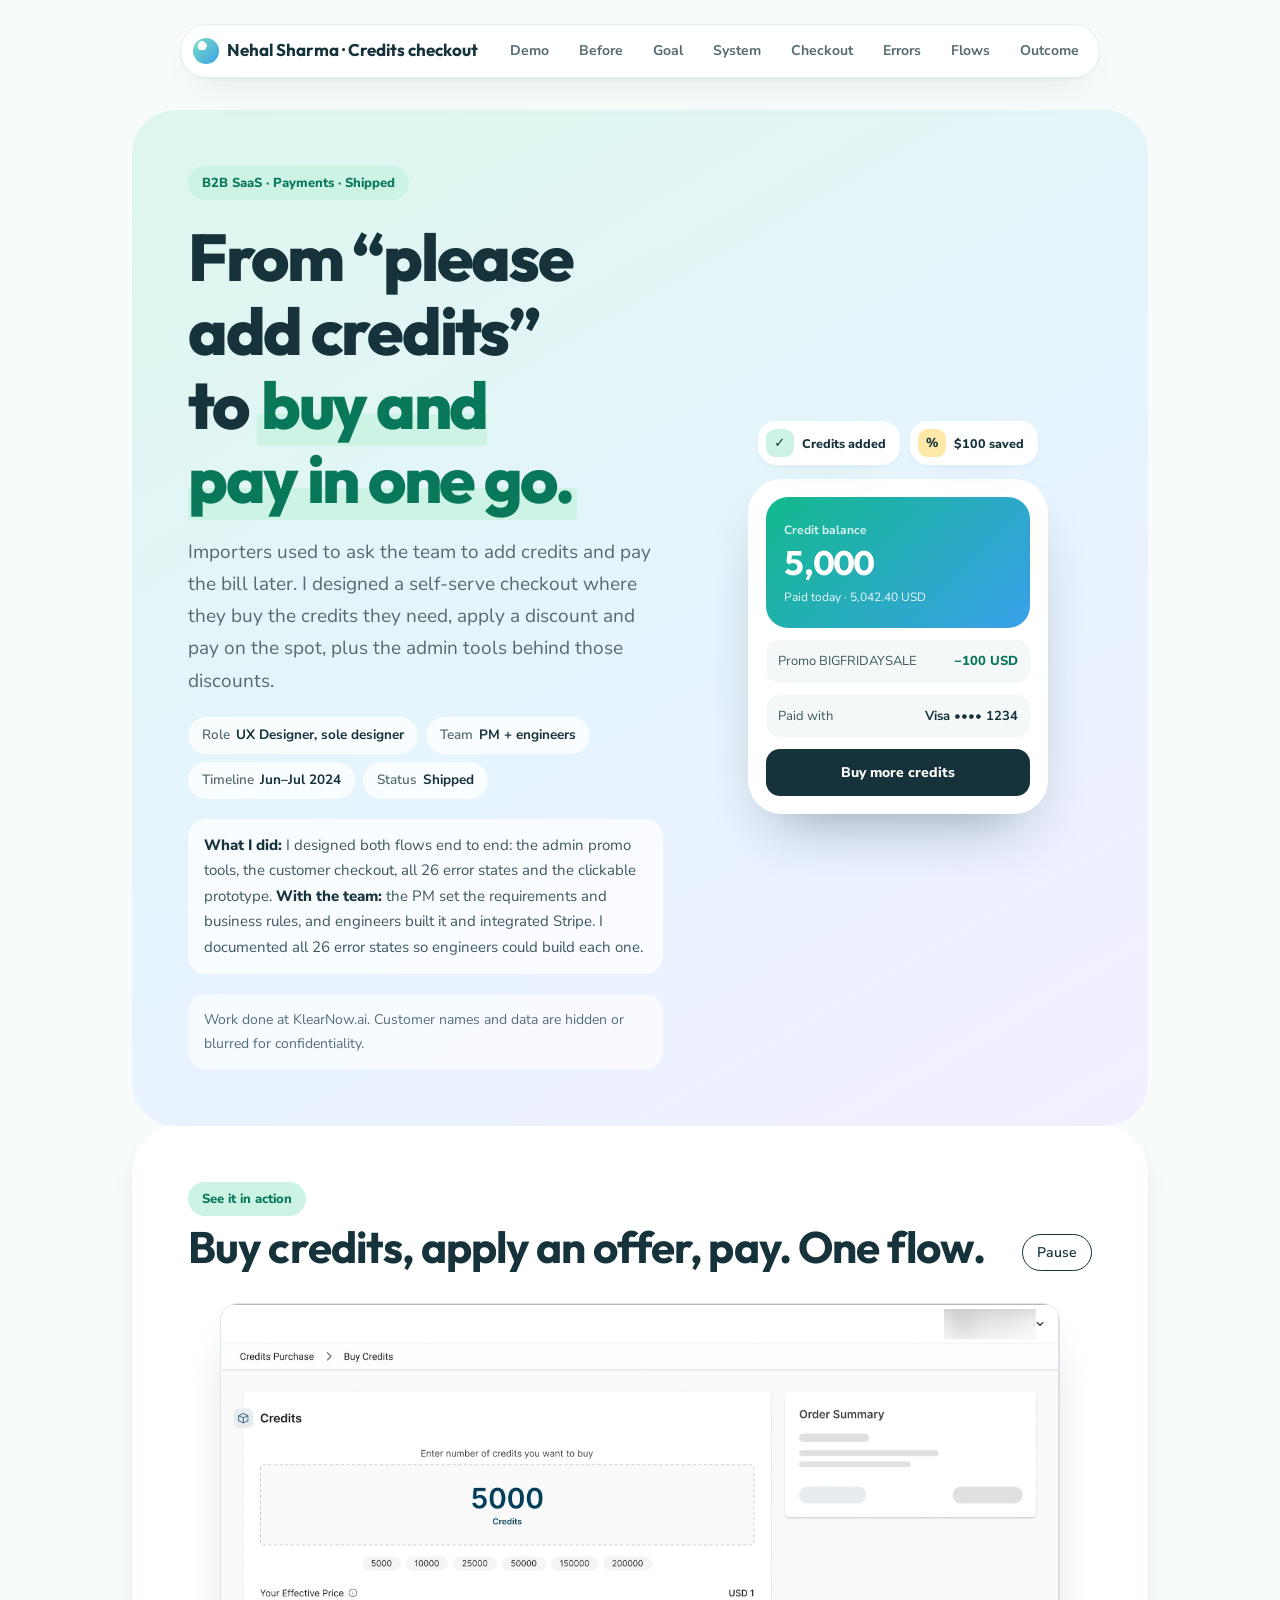
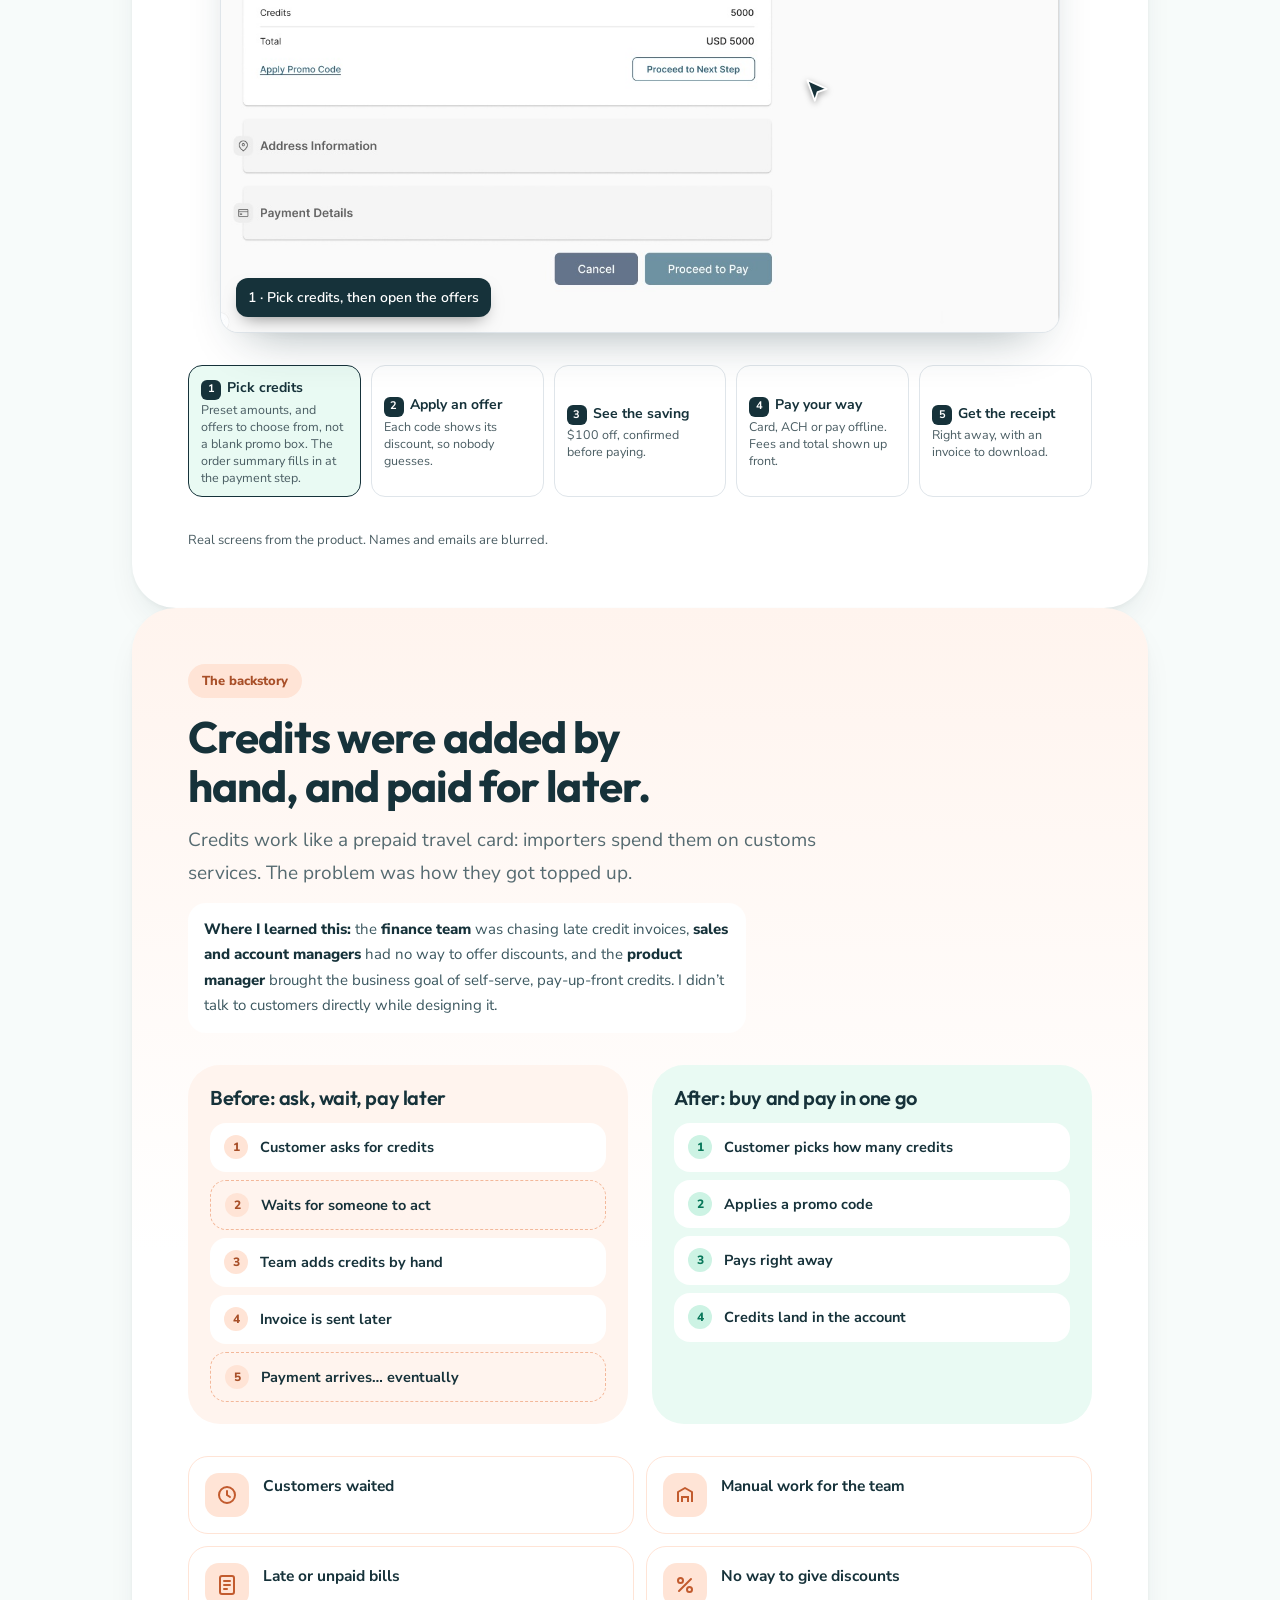
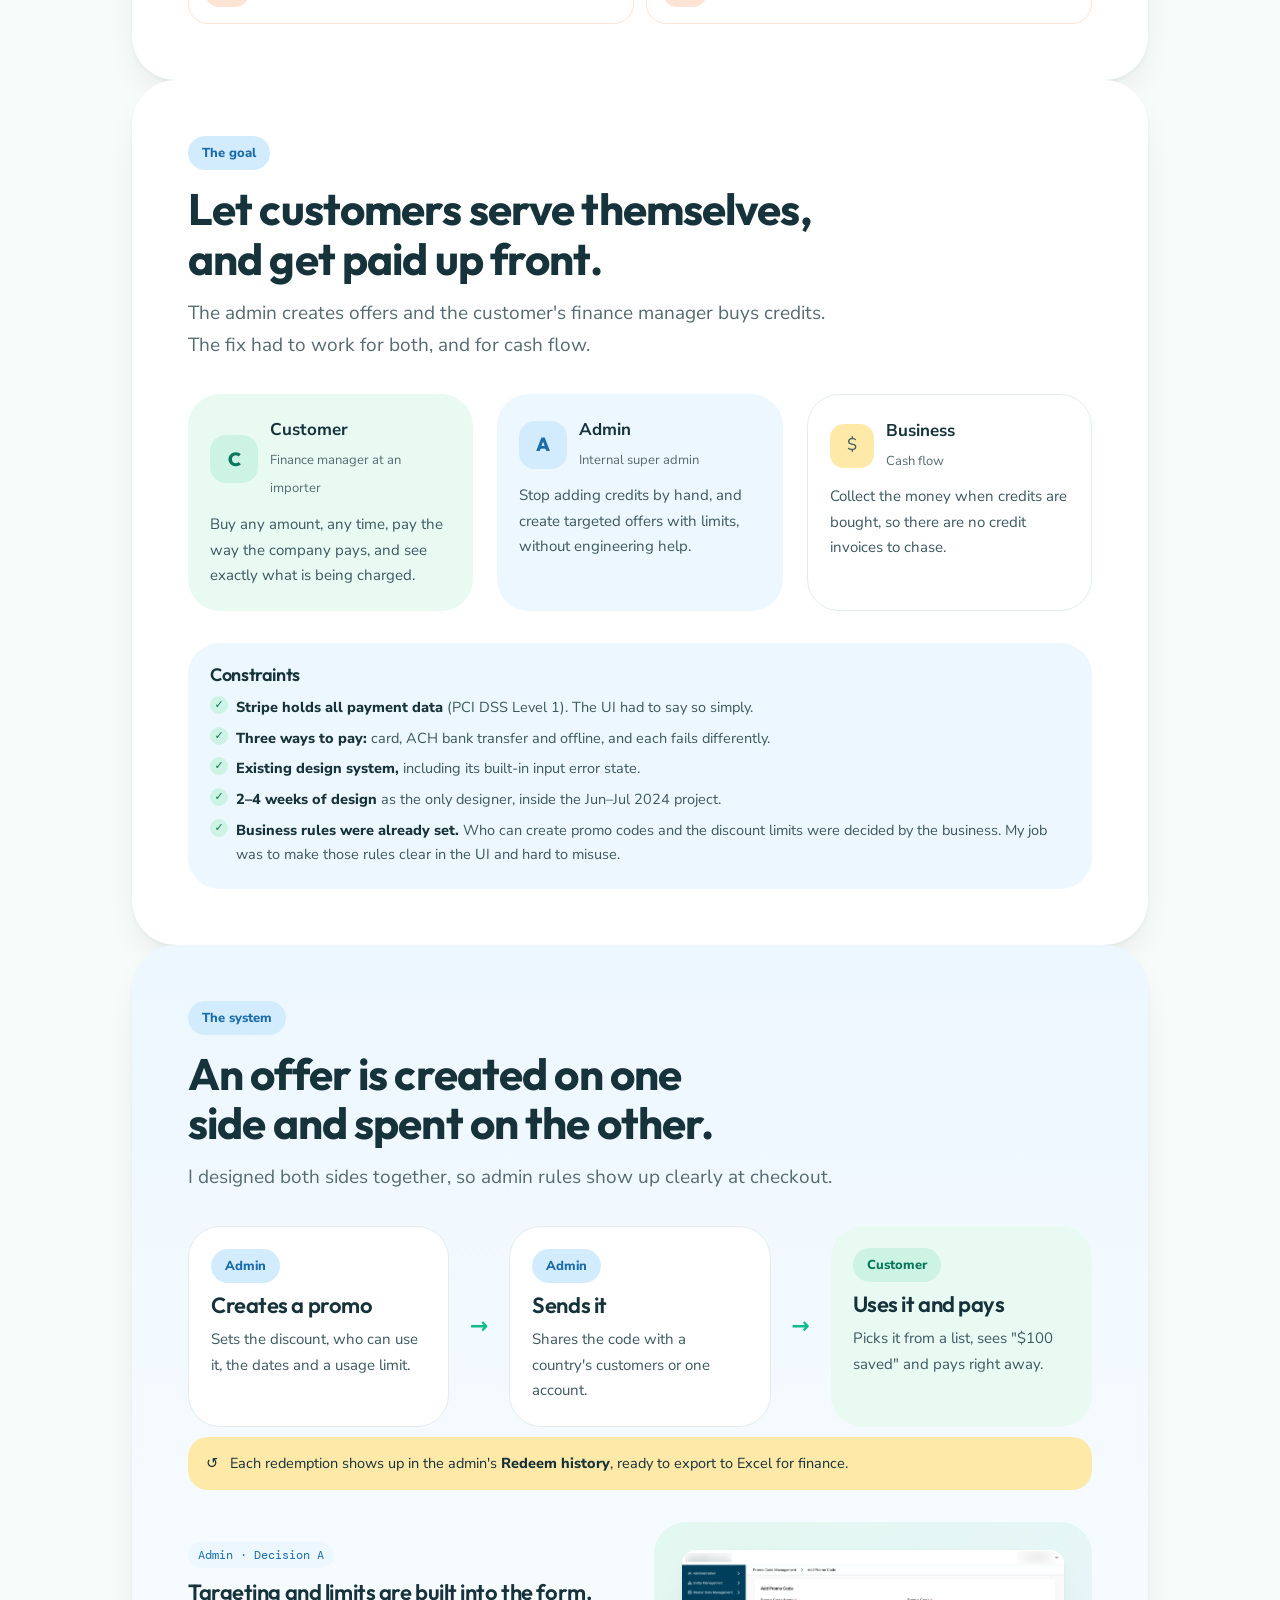
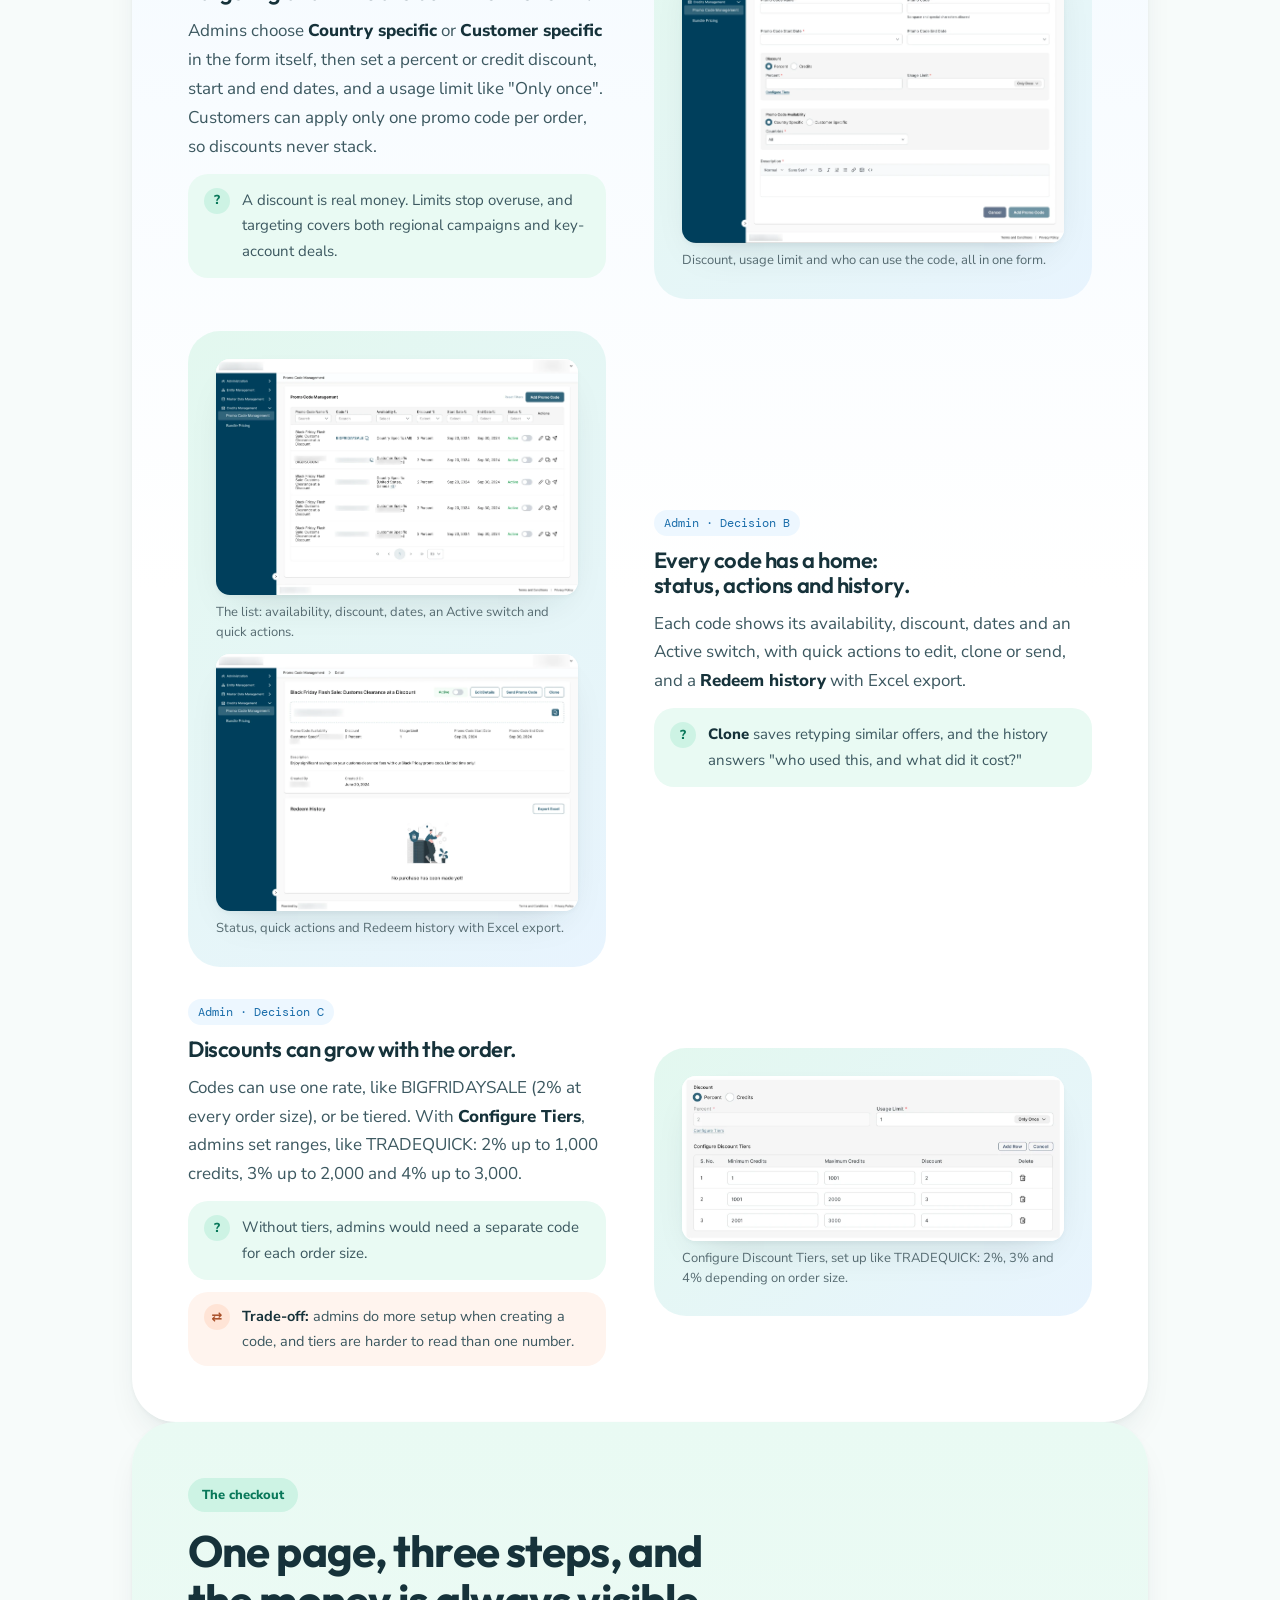
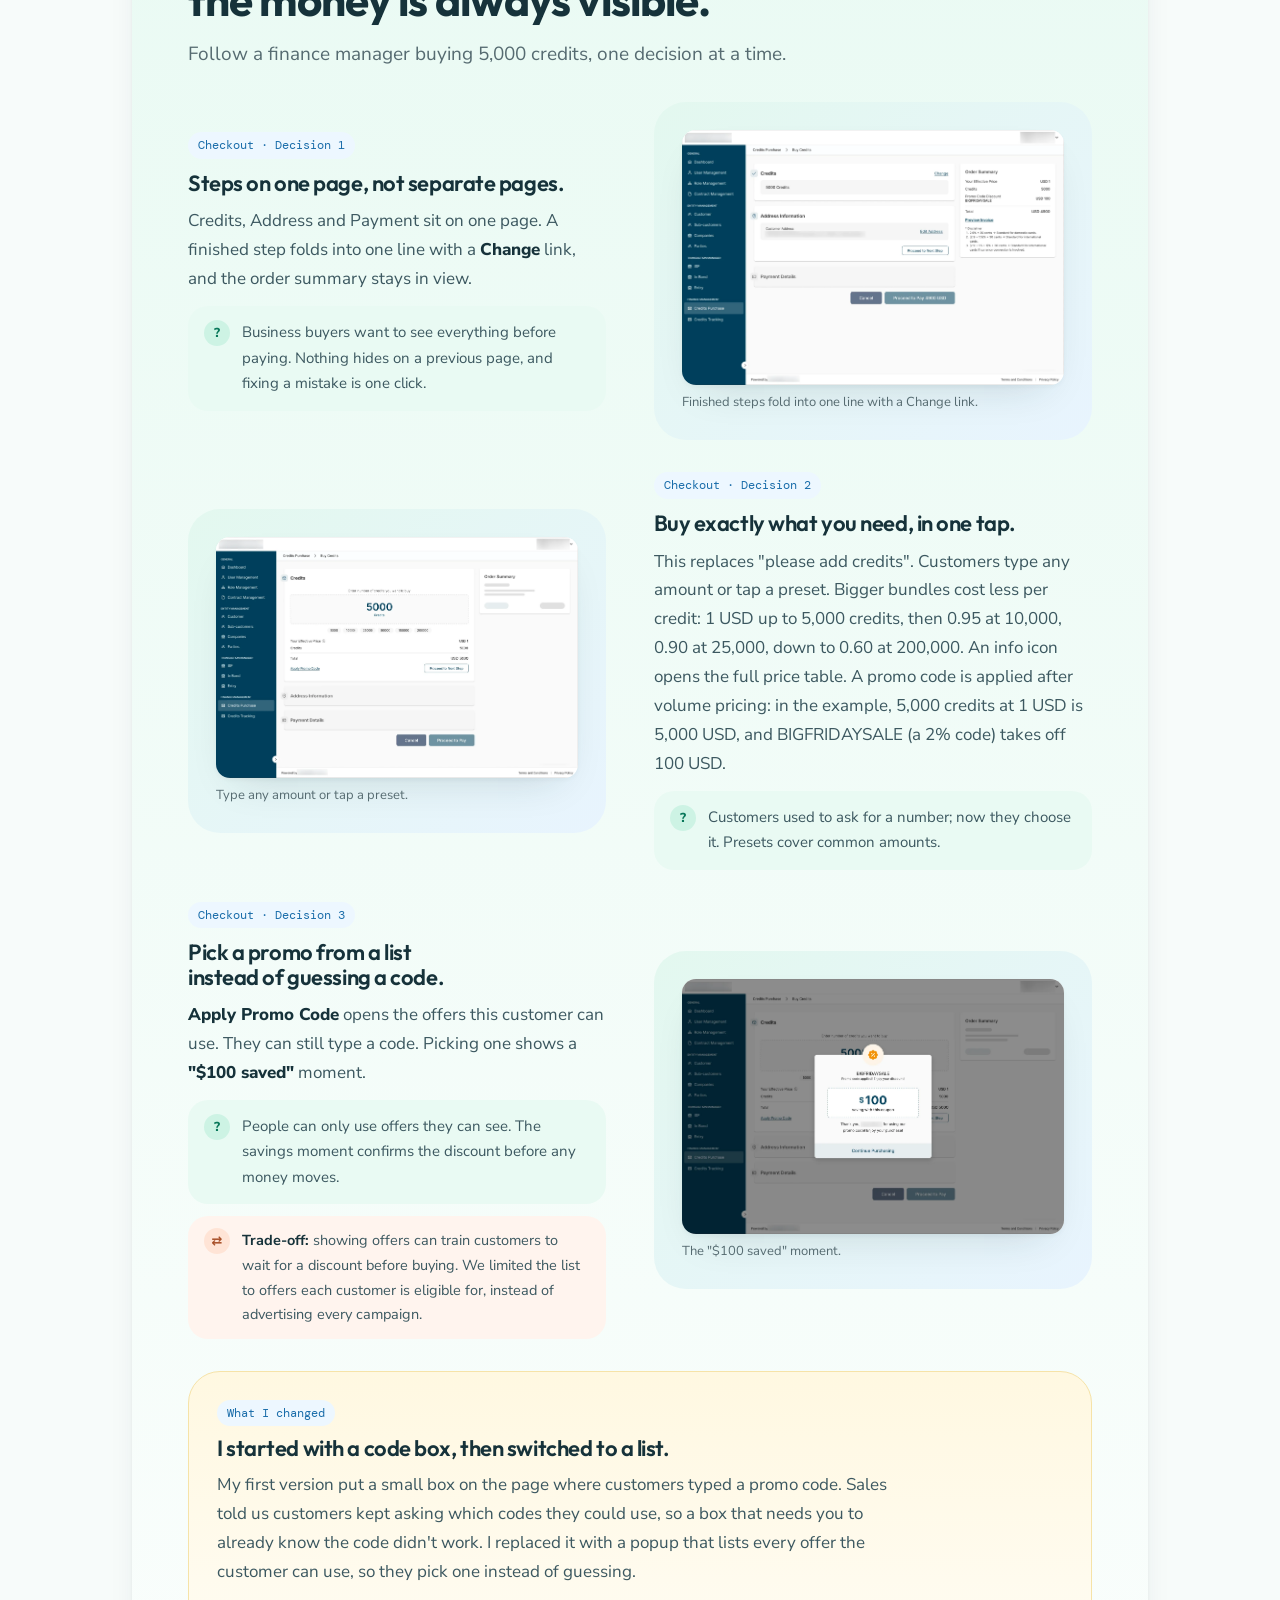
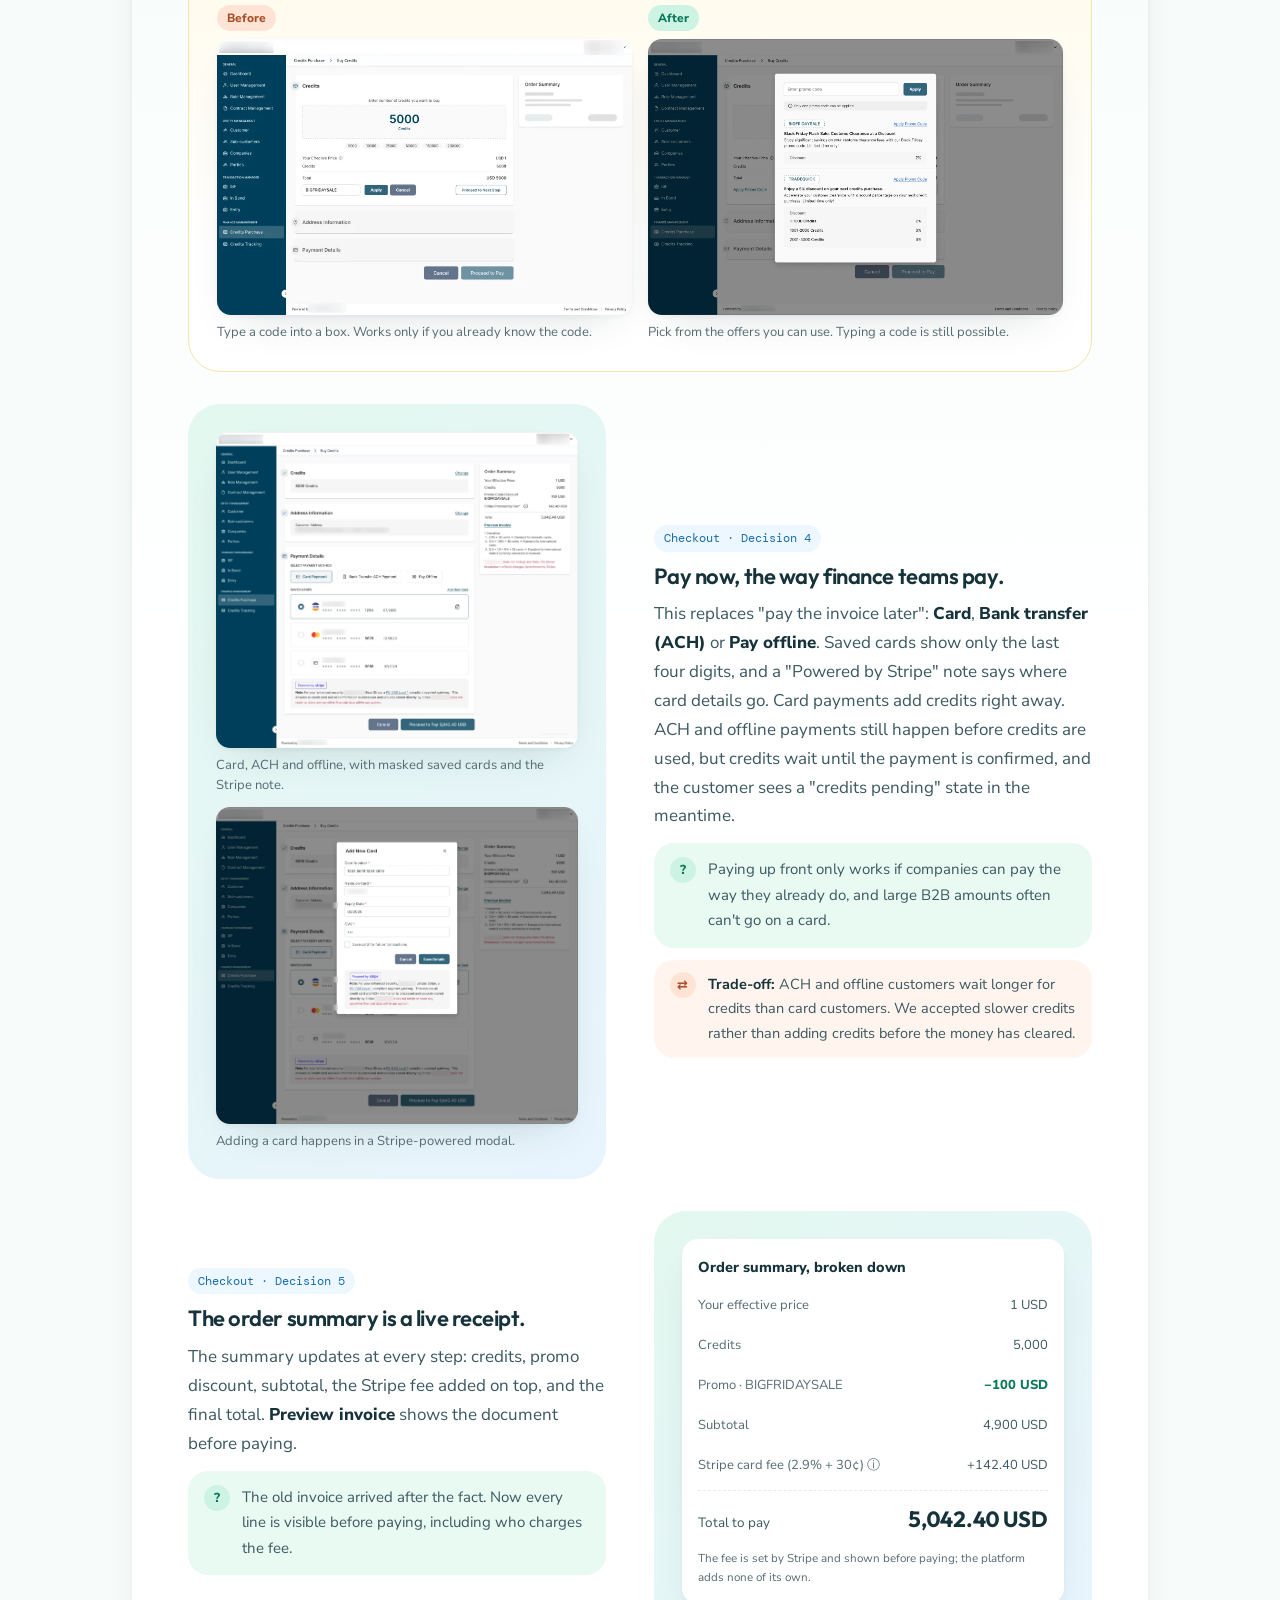
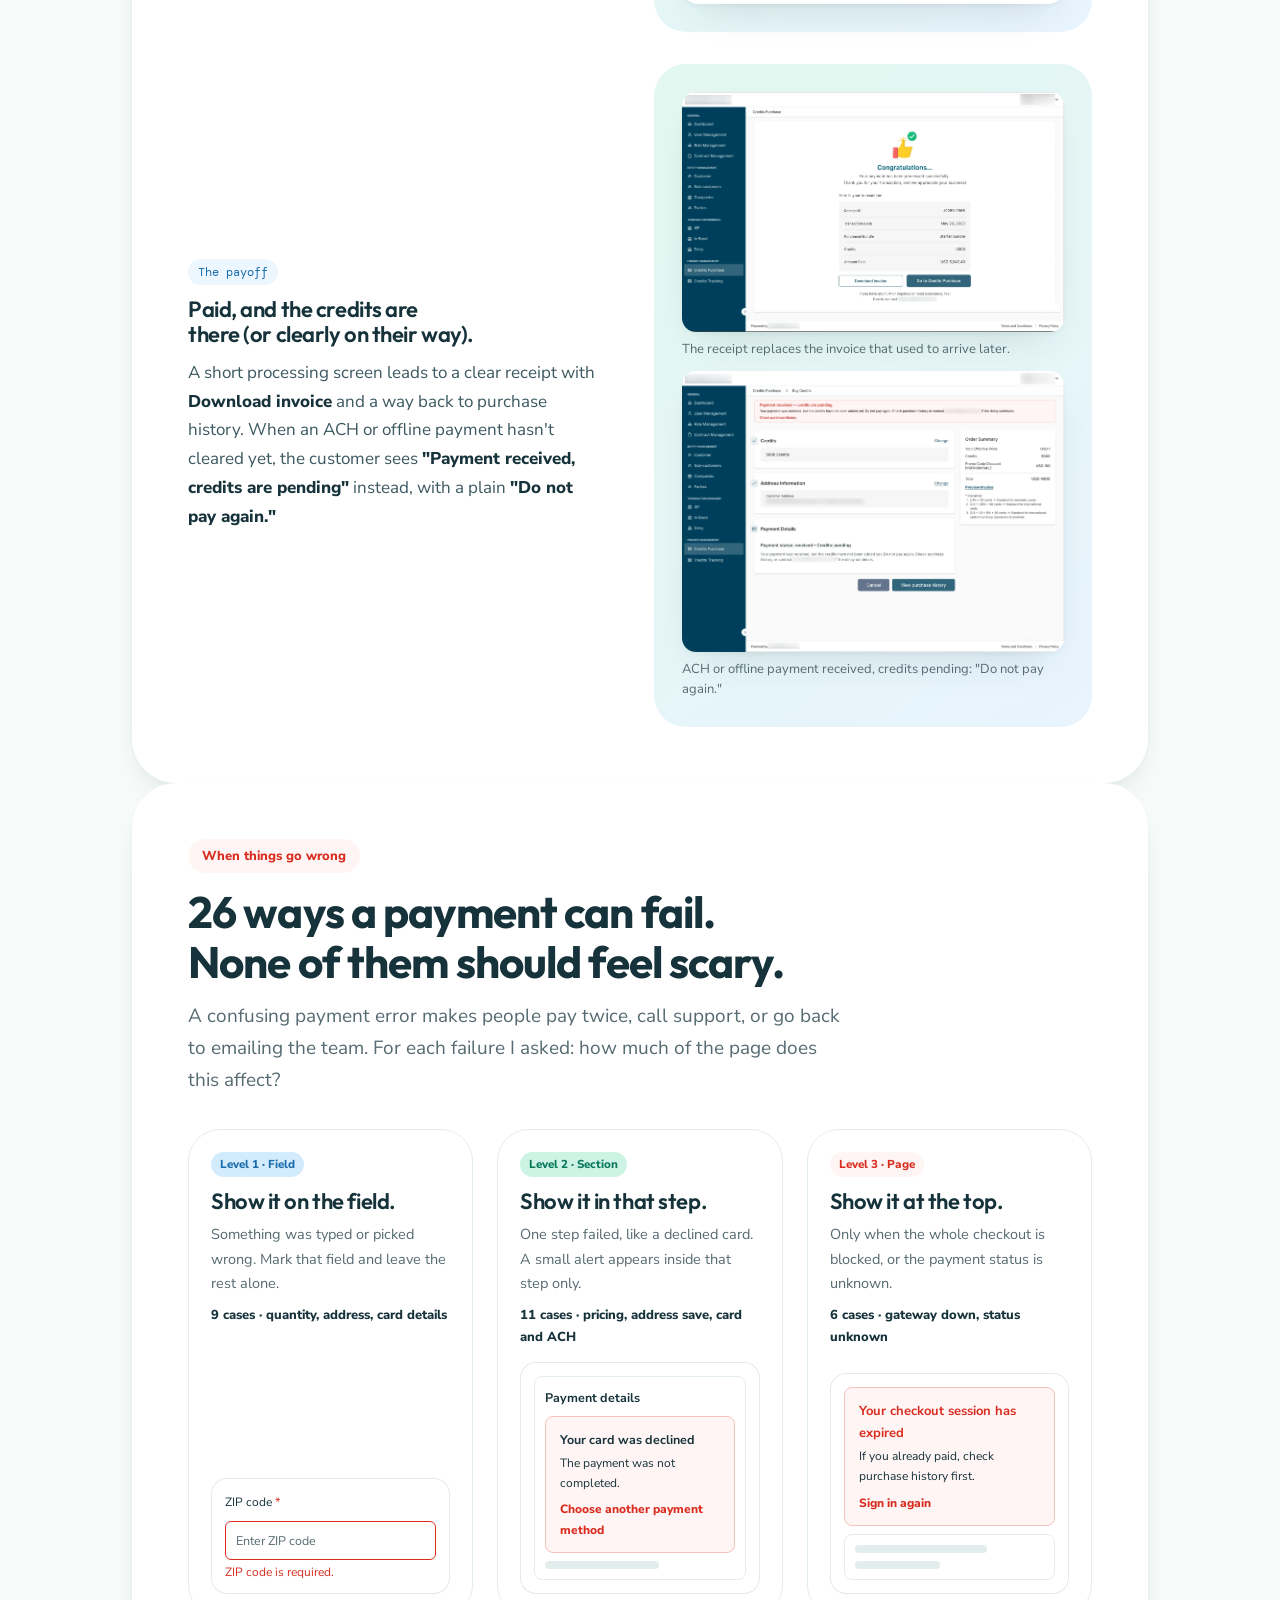
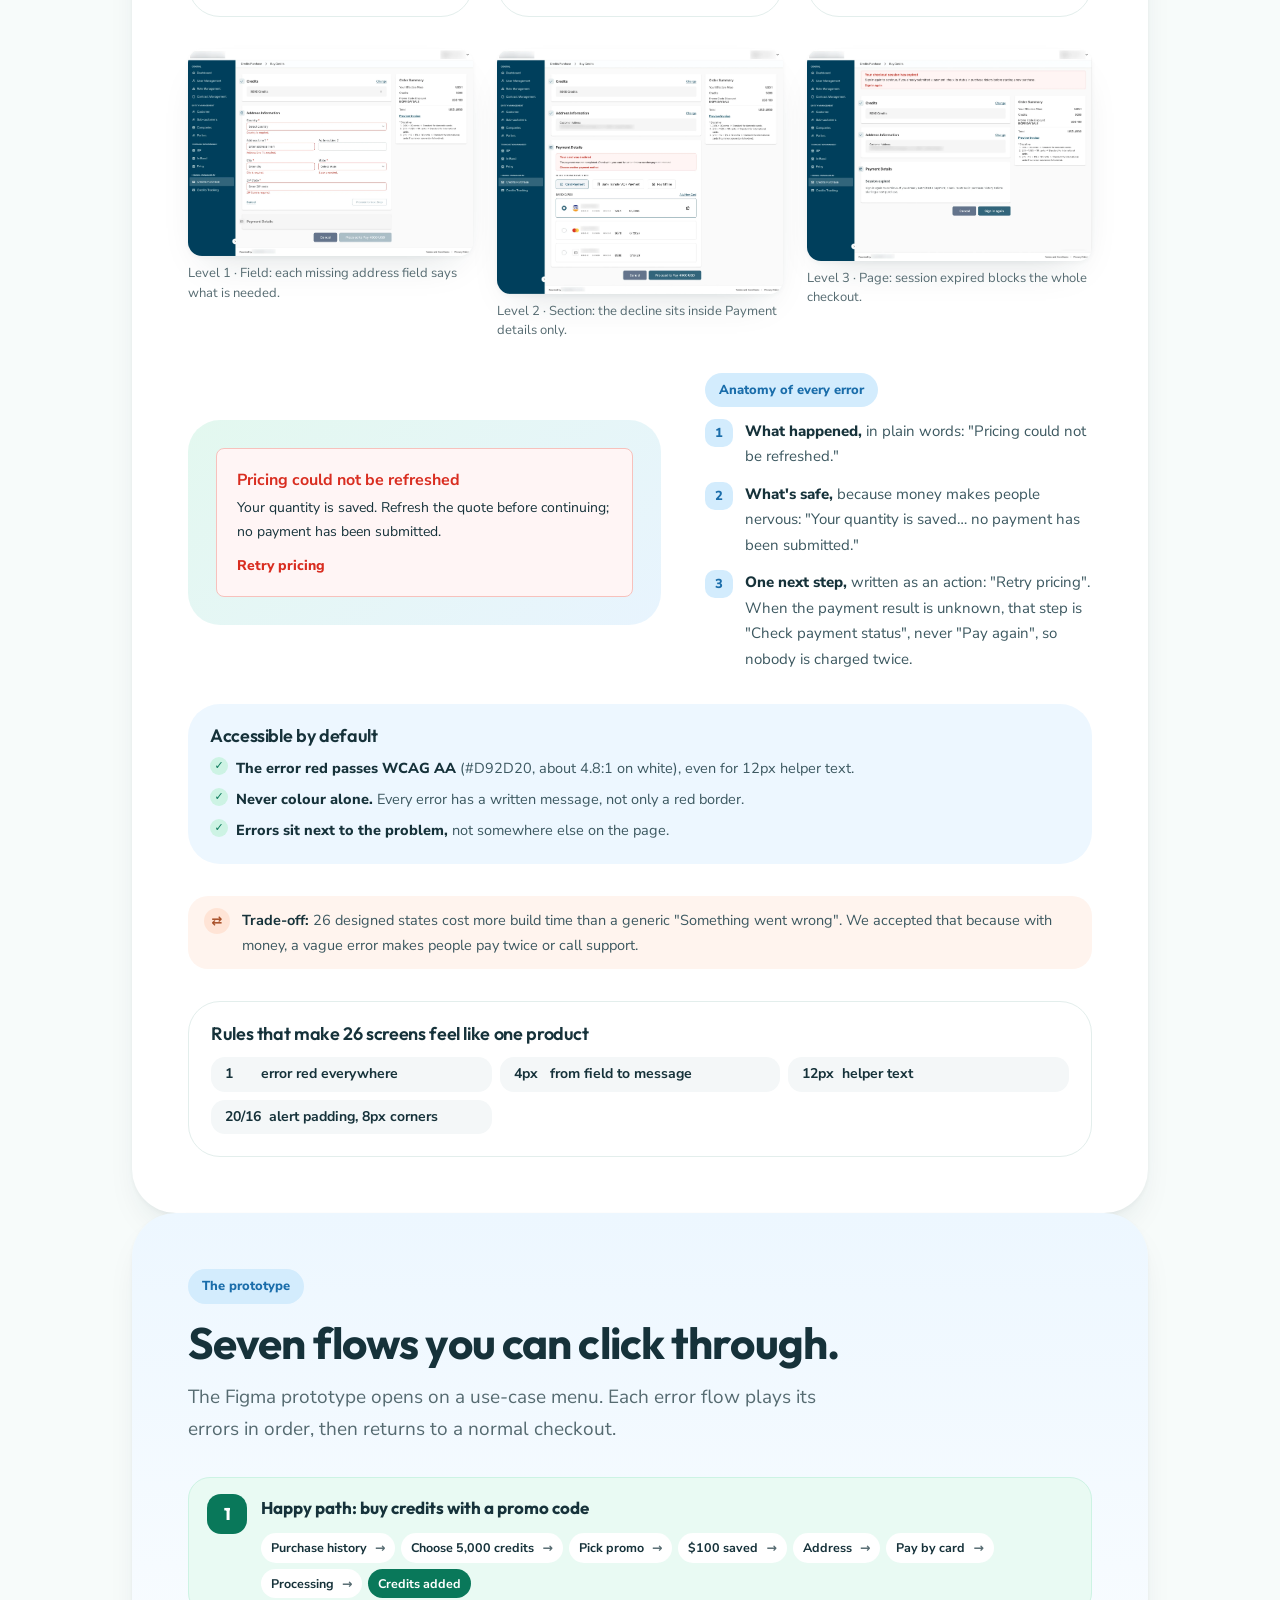
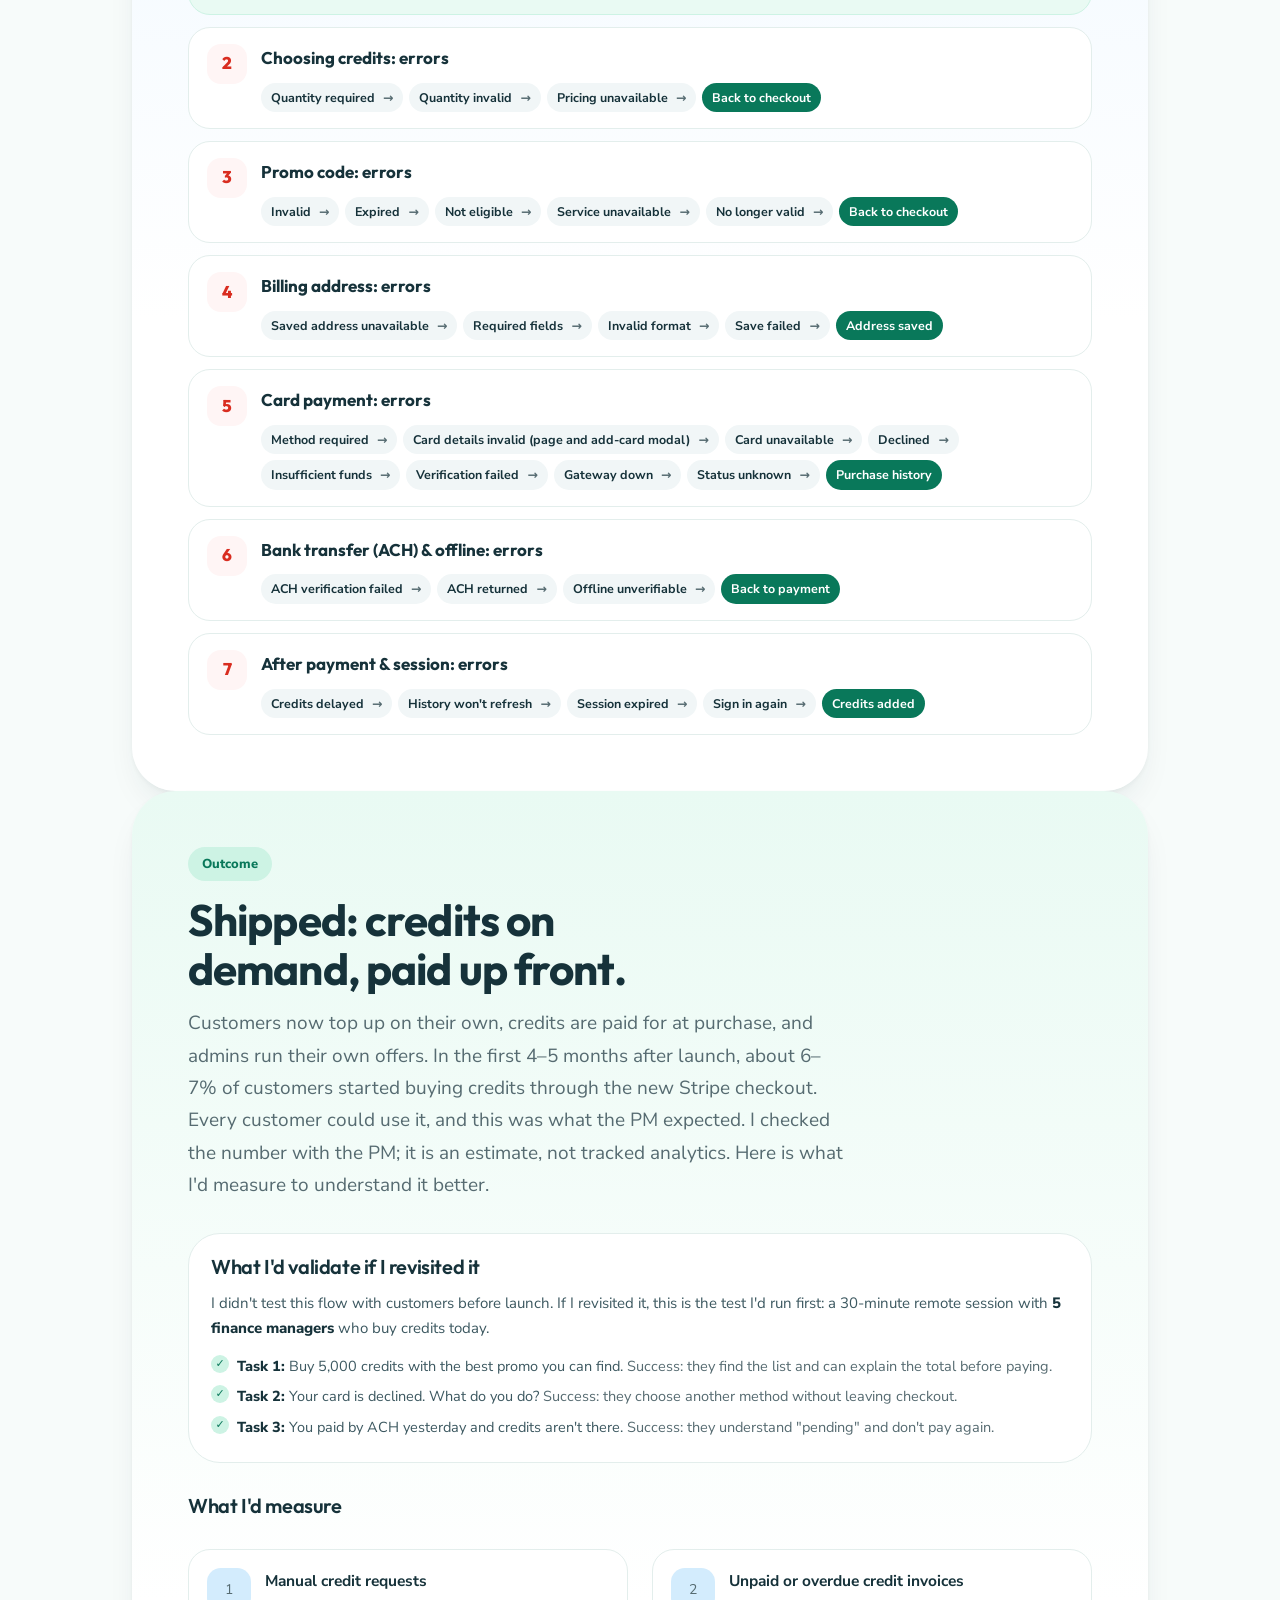
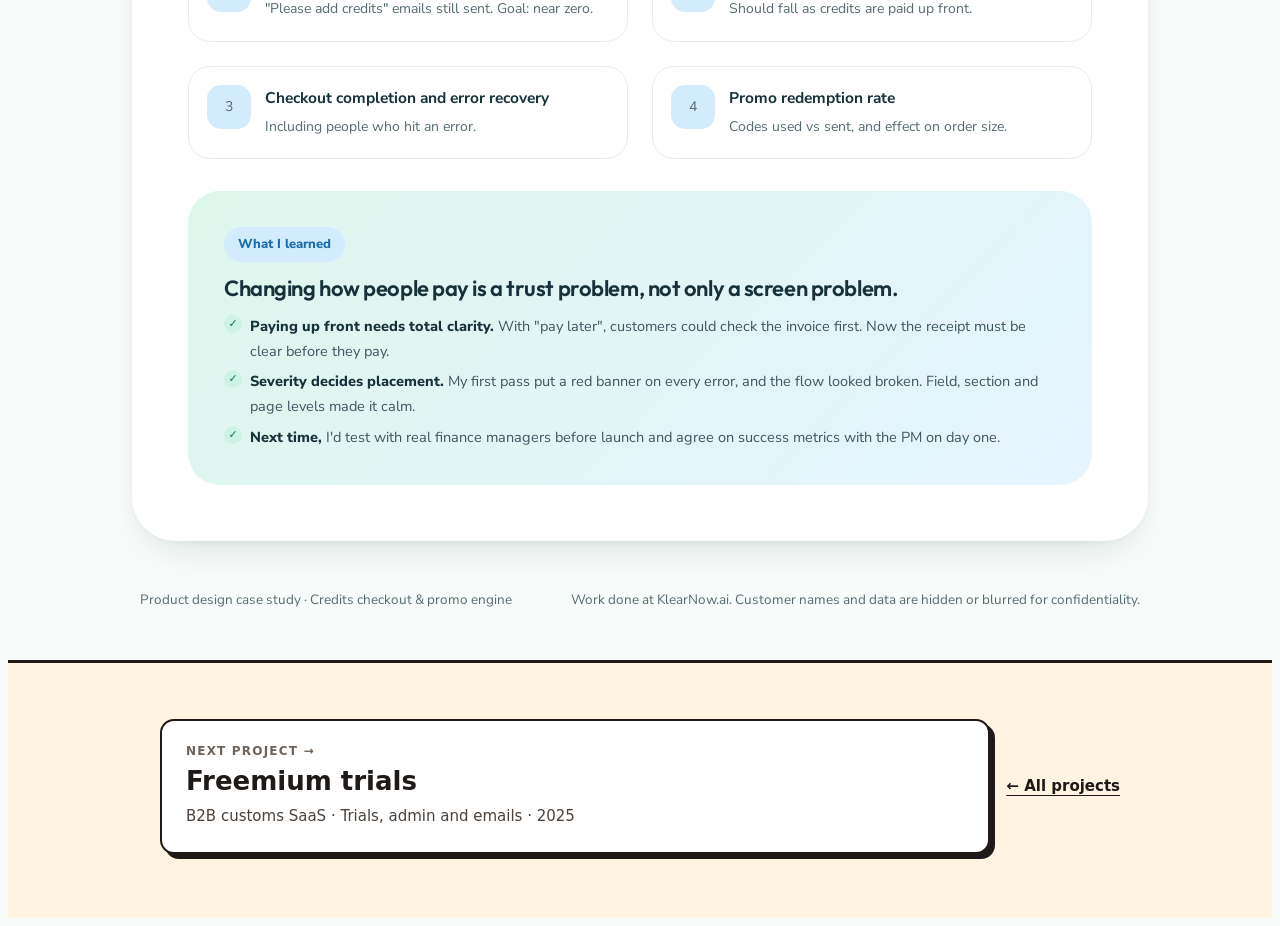
<file: work/credits/index.html>
<!doctype html>
<html lang="en">
<head>
<meta charset="utf-8">
<meta name="viewport" content="width=device-width, initial-scale=1, viewport-fit=cover">
<meta name="description" content="Case study: a self-serve credits checkout with promo codes, Stripe payments and designed error states.">
<link rel="icon" href="data:image/svg+xml,%3Csvg xmlns='http://www.w3.org/2000/svg' viewBox='0 0 64 64'%3E%3Crect width='64' height='64' rx='16' fill='%231c1917'/%3E%3Ctext x='32' y='42' text-anchor='middle' font-family='Arial,Helvetica,sans-serif' font-size='28' font-weight='700' fill='%23ffc83d'%3ENS%3C/text%3E%3C/svg%3E">
<title>Credits checkout · Nehal Sharma</title>
<meta property="og:url" content="https://nehalsharma10.github.io/work/credits/">
<link rel="canonical" href="https://nehalsharma10.github.io/work/credits/">
<meta property="og:title" content="Credits checkout · Nehal Sharma">
<meta property="og:description" content="A self-serve credits checkout with promo codes, Stripe payments and calm error states.">
<meta property="og:image" content="https://nehalsharma10.github.io/work/credits/images/credits-checkout/promo-saved.png">
<meta name="twitter:card" content="summary_large_image">
<link rel="preconnect" href="https://fonts.googleapis.com">
<link rel="preconnect" href="https://fonts.gstatic.com" crossorigin>
<link rel="stylesheet" href="https://fonts.googleapis.com/css2?family=Outfit:wght@500;600;700;800&family=Nunito+Sans:opsz,wght@6..12,400;6..12,600;6..12,700;6..12,800&family=DM+Mono:wght@500&display=swap">
<style>
/* Layout: soft fintech app — centered column of big rounded pastel cards, floating pill nav, playful coin/receipt illustrations.
   Breakpoints: S <640 · M 640–1023 · L 1024–1439 · XL ≥1440 */
:root{
  color-scheme:light;
  --bg:#F7FBFA;
  --card:#FFFFFF;
  --ink:#16323A;
  --text:#3C5860;
  --muted:#566B71;
  --line:#E3EEEC;
  --mint:#CDF3E4;  --mint-2:#E9FAF3; --mint-ink:#09785A; --mint-strong:#13B98D;
  --sky:#D3ECFD;   --sky-2:#EDF7FF;  --sky-ink:#1A6DAA;  --sky-strong:#3AA0EA;
  --peach:#FFE4D6; --peach-2:#FFF4EE; --peach-ink:#A84F28;   /* the old way */
  --sun:#FFE9A8;
  --err:#D92D20; --err-bg:#FFF5F5; --err-line:#F7C1BC;
  --navy:#33657C;
  --stripe:#635BFF;
  --shadow:0 2px 4px rgba(22,50,58,.04),0 18px 40px -20px rgba(22,50,58,.18);
  --f-head:"Outfit","Nunito Sans",system-ui,sans-serif;
  --f-body:"Nunito Sans",system-ui,-apple-system,"Segoe UI",sans-serif;
  --f-mono:"DM Mono",ui-monospace,"SF Mono",Menlo,monospace;
  --gutter:16px; --gap:16px; --pad:24px; --r:24px; --r-lg:32px; --max:1080px;
}
@media (min-width:640px){:root{--gutter:24px;--gap:20px;--pad:36px;--r:28px;--r-lg:36px}}
@media (min-width:1024px){:root{--gutter:32px;--gap:24px;--pad:56px;--r:32px;--r-lg:44px}}
@media (min-width:1440px){:root{--gutter:40px;--gap:28px;--pad:72px;--max:1240px}}

*{box-sizing:border-box}
html{scroll-behavior:smooth}
body{background:var(--bg);color:var(--text);font-family:var(--f-body);font-size:16px;line-height:1.7;-webkit-font-smoothing:antialiased}
@media (min-width:1024px){body{font-size:17px}}
h1,h2,h3{font-family:var(--f-head);color:var(--ink);margin:0;line-height:1.12;text-wrap:balance;letter-spacing:-.02em}
h2{font-size:clamp(28px,4vw,44px);font-weight:700}
h3{font-size:clamp(19px,2vw,22px);font-weight:600}
p{margin:0}
strong{color:var(--ink);font-weight:800}
:focus-visible{outline:3px solid var(--sky-strong);outline-offset:3px;border-radius:10px}
.num{font-variant-numeric:tabular-nums}
.lead{font-size:clamp(17px,1.6vw,19px);color:var(--muted);max-width:60ch}
.tagline{display:inline-flex;align-items:center;gap:8px;align-self:flex-start;font-weight:800;font-size:13px;padding:6px 14px;border-radius:999px;background:var(--mint);color:var(--mint-ink)}
.tagline.sky{background:var(--sky);color:var(--sky-ink)}
.tagline.peach{background:var(--peach);color:var(--peach-ink)}
.tagline.red{background:var(--err-bg);color:var(--err)}

/* ---------- page column: auto layout ---------- */
.page{display:flex;flex-direction:column;gap:var(--gap);max-width:var(--max);margin-inline:auto;padding-inline:var(--gutter);padding-block:16px 48px}

/* floating pill nav */
.nav{position:sticky;top:calc(env(safe-area-inset-top,0px) + 12px);z-index:30;display:flex;justify-content:center}
@media (max-width:640px){.nav{position:static}.nav-in{background:#fff}}
.nav-in{display:flex;align-items:center;gap:6px;background:rgba(255,255,255,.88);backdrop-filter:blur(14px);border:1px solid var(--line);border-radius:999px;padding:6px;box-shadow:var(--shadow);max-width:100%}
.logo{display:flex;align-items:center;gap:8px;padding:4px 12px 4px 6px;font-family:var(--f-head);font-weight:700;color:var(--ink);white-space:nowrap}
.logo i{width:26px;height:26px;border-radius:50%;background:radial-gradient(circle at 35% 30%,#fff 0 18%,transparent 19%),linear-gradient(135deg,#7EE0BF,#3AA0EA);flex:none}
.nav-links{display:flex;gap:2px;overflow-x:auto;scrollbar-width:none;min-width:0}
.nav-links::-webkit-scrollbar{display:none}
.nav-links a{font-size:14px;font-weight:700;color:var(--muted);text-decoration:none;padding:8px 14px;border-radius:999px;white-space:nowrap}
.nav-links a:hover{background:var(--mint-2);color:var(--mint-ink)}
@media (max-width:639px){.logo span{display:none}.nav-links a{padding:8px 10px;font-size:13px}}

/* cards */
.card{background:var(--card);border-radius:var(--r-lg);padding:var(--pad);display:flex;flex-direction:column;gap:32px;box-shadow:var(--shadow);min-width:0}
.card.mint{background:linear-gradient(180deg,var(--mint-2) 0%,#fff 60%)}
.card.sky{background:linear-gradient(180deg,var(--sky-2) 0%,#fff 60%)}
.card.peach{background:linear-gradient(180deg,var(--peach-2) 0%,#fff 60%)}
.head{display:flex;flex-direction:column;gap:14px;max-width:760px}
.prose{display:flex;flex-direction:column;gap:16px;max-width:66ch}

/* grids */
.grid{display:grid;gap:var(--gap);grid-template-columns:1fr}
@media (min-width:640px){.g2,.g3,.g4{grid-template-columns:repeat(2,minmax(0,1fr))}}
@media (min-width:1024px){.g3{grid-template-columns:repeat(3,minmax(0,1fr))}.g4{grid-template-columns:repeat(4,minmax(0,1fr))}}
.bubble{border-radius:var(--r);padding:22px;display:flex;flex-direction:column;gap:10px;min-width:0;background:#F4F8F8}
.bubble p{font-size:15px;color:var(--text)}
.b-mint{background:var(--mint-2)} .b-sky{background:var(--sky-2)} .b-peach{background:var(--peach-2)} .b-white{background:#fff;border:1.5px solid var(--line)}
.emoji{width:44px;height:44px;border-radius:14px;display:grid;place-items:center;flex:none}
.e-mint{background:var(--mint)} .e-sky{background:var(--sky)} .e-peach{background:var(--peach)} .e-sun{background:var(--sun)}
.emoji svg{width:24px;height:24px}

/* ---------- hero ---------- */
.hero{border-radius:var(--r-lg);background:linear-gradient(150deg,#DDF7EC 0%,#E6F4FF 55%,#F3EEFF 100%);padding:var(--pad);display:flex;flex-direction:column;gap:32px;position:relative;overflow:hidden;margin-top:8px}
@media (min-width:1024px){.hero{display:grid;grid-template-columns:minmax(0,1.1fr) minmax(0,.9fr);align-items:center;gap:40px}}
.hero-copy{display:flex;flex-direction:column;gap:20px;min-width:0;position:relative;z-index:1}
.hero h1{font-size:clamp(36px,5.6vw,66px);font-weight:800;letter-spacing:-.035em}
.hero h1 em{font-style:normal;color:var(--mint-ink);background:linear-gradient(transparent 62%,var(--mint) 62%);padding-inline:4px;border-radius:4px}
.facts{display:flex;flex-wrap:wrap;gap:8px}
.facts span{background:rgba(255,255,255,.8);border-radius:999px;padding:7px 14px;font-size:13.5px;font-weight:700;color:var(--ink)}
.facts b{color:var(--muted);font-weight:600;margin-right:6px}
.hero-art{position:relative;display:flex;flex-direction:column;align-items:center;gap:14px;padding-block:24px;min-width:0}
.phone{width:min(300px,100%);background:#fff;border-radius:34px;padding:18px;box-shadow:0 30px 60px -28px rgba(22,50,58,.45);display:flex;flex-direction:column;gap:12px;position:relative;z-index:2}
.phone .bal{border-radius:22px;padding:18px;background:linear-gradient(135deg,#13B98D,#3AA0EA);color:#fff}
.phone .bal small{opacity:.85;font-size:12px;font-weight:700}
.phone .bal b{display:block;font-family:var(--f-head);font-size:34px;line-height:1.1}
.phone .bal span{font-size:12px;opacity:.9}
.ph-row{display:flex;justify-content:space-between;align-items:center;gap:10px;font-size:13px;padding:10px 12px;border-radius:14px;background:#F4F8F8}
.ph-row b{color:var(--ink);white-space:nowrap}
.ph-row .ok{color:var(--mint-ink);font-weight:800}
.ph-btn{border-radius:14px;background:var(--ink);color:#fff;text-align:center;font-weight:800;padding:12px;font-size:14px}
.badges{display:flex;flex-wrap:wrap;justify-content:center;gap:10px;position:relative;z-index:3}
.float{background:#fff;border-radius:18px;box-shadow:var(--shadow);padding:8px 14px 8px 8px;font-size:12.5px;font-weight:800;color:var(--ink);display:flex;align-items:center;gap:8px;white-space:nowrap}
.float .emoji{width:28px;height:28px;border-radius:9px;font-size:13px}
.coin{position:absolute;border-radius:50%;background:radial-gradient(circle at 35% 30%,#FFF7D1 0 22%,#FFD970 23% 60%,#F2B93B 61%);box-shadow:inset 0 -3px 0 rgba(0,0,0,.08);z-index:1}
.coin-a{width:48px;height:48px;bottom:10%;right:3%} .coin-b{width:32px;height:32px;top:30%;left:3%} .coin-c{width:20px;height:20px;bottom:22%;left:10%}
@media (prefers-reduced-motion:no-preference){
  .coin{animation:bob 4s ease-in-out infinite}
  .coin-b{animation-delay:-1.3s}.coin-c{animation-delay:-2.6s}
  @keyframes bob{50%{transform:translateY(-10px)}}
}

.own{font-size:15px;background:rgba(255,255,255,.75);border-radius:18px;padding:14px 16px;max-width:62ch}
.breakdown{display:flex;flex-wrap:wrap;gap:8px}
.breakdown span{background:#F4F7F8;border-radius:999px;padding:8px 14px;font-size:14px;font-weight:700;color:var(--ink)}
.breakdown b{color:var(--err);margin-right:6px}

.shots{gap:16px}
.shot{margin:0;display:flex;flex-direction:column;gap:8px;min-width:0}
.shot a{display:block;border-radius:14px;overflow:hidden;box-shadow:var(--shadow);background:#fff;line-height:0}
.shot img{width:100%;height:auto;display:block}
.shot a:hover{outline:2px solid var(--sky-strong)}
.shot figcaption{font-size:13px;color:var(--muted);line-height:1.5}
.two-shots{display:grid;grid-template-columns:1fr;gap:16px}
@media (min-width:640px){.two-shots{grid-template-columns:repeat(2,minmax(0,1fr))}}
.gallery{display:grid;gap:var(--gap);grid-template-columns:1fr}
@media (min-width:1024px){.gallery{grid-template-columns:repeat(3,minmax(0,1fr))}}
.note{font-size:13px;color:var(--muted);background:var(--sun);border-radius:12px;padding:10px 14px}

/* responsive fixes */
.row>span:first-child{min-width:0}
.row>span:last-child,.row>b{white-space:nowrap;text-align:right}
.path span:not(:last-child)::after{content:"→";margin-left:8px;color:var(--muted);font-weight:600}
.flow.happy .path span.end,.path span.end{background:var(--mint-ink);color:#fff}
.breakdown{display:grid;grid-template-columns:repeat(auto-fit,minmax(min(100%,210px),1fr));gap:8px}
.breakdown span{display:flex;align-items:baseline;gap:8px;border-radius:14px;line-height:1.35}
.breakdown b{flex:none;margin-right:0;min-width:28px}
@media (max-width:1279px){.coin{display:none}}
@media (min-width:1024px){.dec{align-items:start}.dec-t{position:sticky;top:96px}.lvl .demo{margin-top:auto}}
@media (min-width:640px) and (max-width:1023px){.g3>:last-child:nth-child(odd){grid-column:1/-1}}

.iter{border-radius:var(--r);background:var(--sun);background:linear-gradient(180deg,#FFF8E1,#fff 80%);border:1.5px solid #F6E3A8;padding:clamp(18px,3vw,28px);display:flex;flex-direction:column;gap:18px}
.iter-head{display:flex;flex-direction:column;gap:10px;max-width:68ch}
.iter-grid{display:grid;grid-template-columns:1fr;gap:16px}
@media (min-width:768px){.iter-grid{grid-template-columns:repeat(2,minmax(0,1fr))}}
.ver{align-self:flex-start;font-size:12px;font-weight:800;padding:3px 10px;border-radius:999px}
.ver.before{background:var(--peach);color:var(--peach-ink)} .ver.after{background:var(--mint);color:var(--mint-ink)}

.trade{display:flex;gap:12px;align-items:flex-start;border-radius:20px;background:var(--peach-2);padding:12px 16px;font-size:14.5px}
.trade i{font-style:normal;flex:none;width:26px;height:26px;border-radius:50%;background:var(--peach);color:var(--peach-ink);display:grid;place-items:center;font-weight:800;font-size:13px}
.trade b{color:var(--ink)}
.ticks em{font-style:normal;color:var(--muted)}

/* ---------- before / after ---------- */
.ba{display:grid;gap:var(--gap);grid-template-columns:1fr}
@media (min-width:1024px){.ba{grid-template-columns:repeat(2,minmax(0,1fr))}}
.lane{border-radius:var(--r);padding:22px;display:flex;flex-direction:column;gap:14px;min-width:0}
.lane.old{background:var(--peach-2)}
.lane.new{background:var(--mint-2)}
.lane-h{display:flex;justify-content:space-between;align-items:center;gap:10px;flex-wrap:wrap}
.lane-h h3{font-size:20px}
.time{font-family:var(--f-mono);font-size:12px;padding:4px 10px;border-radius:999px;background:#fff}
.old .time{color:var(--peach-ink)} .new .time{color:var(--mint-ink)}
.steps{display:flex;flex-direction:column;gap:8px;counter-reset:st}
.st{display:flex;gap:12px;align-items:flex-start;background:#fff;border-radius:16px;padding:12px 14px;font-size:14.5px}
.st::before{counter-increment:st;content:counter(st);flex:none;width:24px;height:24px;border-radius:50%;display:grid;place-items:center;font-weight:800;font-size:12px}
.old .st::before{background:var(--peach);color:var(--peach-ink)}
.new .st::before{background:var(--mint);color:var(--mint-ink)}
.st b{color:var(--ink)}
.st small{display:block;color:var(--muted);font-size:13px}
.st.wait{border:1.5px dashed #F3B89A;background:transparent}

.pains{display:grid;gap:12px;grid-template-columns:1fr}
@media (min-width:640px){.pains{grid-template-columns:repeat(2,minmax(0,1fr))}}
@media (min-width:1440px){.pains{grid-template-columns:repeat(4,minmax(0,1fr))}}
.pain{display:flex;gap:14px;align-items:flex-start;background:#fff;border:1.5px solid var(--peach);border-radius:20px;padding:16px}
.pain b{display:block;color:var(--ink);font-size:15.5px}
.pain span{font-size:14px;color:var(--muted)}

/* people */
.who{display:flex;align-items:center;gap:12px}
.ava{width:48px;height:48px;border-radius:16px;display:grid;place-items:center;font-family:var(--f-head);font-weight:800;font-size:19px;flex:none}
.ava.m{background:var(--mint);color:var(--mint-ink)} .ava.s{background:var(--sky);color:var(--sky-ink)}
.who b{display:block;color:var(--ink)}
.who small{color:var(--muted);font-size:13px}
.say{font-family:var(--f-head);font-size:clamp(17px,1.7vw,19px);font-weight:500;color:var(--ink);line-height:1.4;background:#fff;border-radius:6px 20px 20px 20px;padding:14px 16px}
.ticks{list-style:none;margin:0;padding:0;display:flex;flex-direction:column;gap:6px}
.ticks li{position:relative;padding-left:26px;font-size:14.5px}
.ticks li::before{content:"✓";position:absolute;left:0;top:1px;width:18px;height:18px;border-radius:50%;background:var(--mint);color:var(--mint-ink);font-size:11px;font-weight:800;display:grid;place-items:center}

/* process */
.road{display:grid;gap:12px;grid-template-columns:1fr}
@media (min-width:640px){.road{grid-template-columns:repeat(2,minmax(0,1fr))}}
@media (min-width:1024px){.road{grid-template-columns:repeat(4,minmax(0,1fr))}}
.stop{background:#fff;border-radius:22px;padding:18px;display:flex;flex-direction:column;gap:6px;border:1.5px solid var(--line)}
.stop .k{align-self:flex-start;font-family:var(--f-mono);font-size:11.5px;padding:3px 10px;border-radius:999px;background:var(--sky);color:var(--sky-ink)}
.stop b{color:var(--ink);font-size:16px}
.stop p{font-size:14px;color:var(--muted)}

/* loop */
.loop{display:flex;flex-direction:column;gap:10px}
@media (min-width:1024px){.loop{display:grid;grid-template-columns:minmax(0,1fr) 40px minmax(0,1fr) 40px minmax(0,1fr)}}
.arr{display:grid;place-items:center;height:28px;color:var(--mint-strong);font-size:22px;font-weight:800;transform:rotate(90deg)}
@media (min-width:1024px){.arr{transform:none;height:auto}}
.ret{display:flex;gap:12px;align-items:center;border-radius:20px;padding:14px 18px;background:var(--sun);font-size:14.5px;color:var(--ink)}
@media (min-width:1024px){.ret{grid-column:1/-1}}

/* decisions */
.dec{display:flex;flex-direction:column;gap:24px}
@media (min-width:1024px){.dec{display:grid;grid-template-columns:minmax(0,1fr) minmax(0,1.05fr);gap:48px;align-items:center}.dec.flip .stage{order:-1}}
.dec-t{display:flex;flex-direction:column;gap:12px;min-width:0}
.dec-t>p{color:var(--text)}
.dk{align-self:flex-start;font-family:var(--f-mono);font-size:12px;color:var(--sky-ink);background:var(--sky-2);padding:3px 10px;border-radius:999px}
.why{border-radius:20px;background:var(--mint-2);padding:14px 16px;font-size:15px;display:flex;gap:12px;align-items:flex-start}
.why i{font-style:normal;flex:none;width:26px;height:26px;border-radius:50%;background:var(--mint);color:var(--mint-ink);display:grid;place-items:center;font-weight:800;font-size:13px}
.stage{border-radius:var(--r);padding:clamp(14px,3vw,28px);background:linear-gradient(140deg,#E3F8EF,#E8F4FE);display:flex;flex-direction:column;gap:12px;min-width:0}
.stage.two{display:grid;grid-template-columns:1fr;gap:12px;align-items:center}
@media (min-width:640px){.stage.two{grid-template-columns:minmax(0,1.2fr) minmax(0,.8fr)}}

/* mini UI (product look) */
.ui{background:#fff;border-radius:16px;box-shadow:var(--shadow);padding:16px;font-size:13.5px;display:flex;flex-direction:column;gap:10px;min-width:0}
.ui-h{display:flex;justify-content:space-between;align-items:center;gap:10px;font-weight:800;color:var(--ink);font-size:14.5px}
.lnk{color:var(--navy);font-size:12.5px;text-decoration:underline;font-weight:700;white-space:nowrap}
.fld{display:flex;flex-direction:column;gap:4px;min-width:0}
.fld small{font-size:12px;color:var(--muted)}
.box{border:1px solid var(--line);border-radius:8px;padding:8px 10px;background:#fff;white-space:nowrap;overflow:hidden;text-overflow:ellipsis}
.pnl{background:#F4F7F8;border-radius:10px;padding:12px;display:flex;flex-direction:column;gap:8px}
.pnl b{color:var(--ink);font-size:12.5px}
.c2{display:grid;grid-template-columns:repeat(2,minmax(0,1fr));gap:10px}
.c3{display:grid;grid-template-columns:repeat(3,minmax(0,1fr));gap:10px;font-size:12px}
.seg{display:flex;flex-wrap:wrap;gap:6px}
.seg span{font-size:12px;padding:6px 10px;border:1px solid var(--line);border-radius:8px;background:#fff;white-space:nowrap}
.seg span.on{border-color:var(--navy);color:var(--navy);background:var(--sky-2);font-weight:800}
.chips{display:flex;flex-wrap:wrap;gap:6px;justify-content:center}
.chip{font-size:12px;padding:4px 11px;border-radius:999px;background:#EEF3F4;color:var(--muted);white-space:nowrap}
.chip.on{background:var(--navy);color:#fff}
.qty{border:1.5px dashed #CBDADD;border-radius:10px;text-align:center;padding:14px}
.qty b{font-family:var(--f-head);font-size:34px;color:var(--navy);display:block;line-height:1.1}
.qty small{color:var(--navy);font-weight:800}
.row{display:flex;justify-content:space-between;gap:12px;font-size:13px;padding-block:4px}
.row>span:first-child{color:var(--muted)}
.row.disc>span:last-child{color:var(--mint-ink);font-weight:800}
.tot{display:flex;justify-content:space-between;align-items:baseline;border-top:1px dashed var(--line);padding-top:10px}
.tot b{font-family:var(--f-head);font-size:22px;color:var(--ink)}
.sl{display:flex;align-items:center;gap:10px;padding:12px 14px;border:1px solid var(--line);border-radius:10px;flex-wrap:wrap}
.sl.on{border-color:var(--navy)}
.sl .tk{width:22px;height:22px;border-radius:7px;display:grid;place-items:center;font-size:12px;font-weight:800;background:var(--mint);color:var(--mint-ink);flex:none}
.sl .t{flex:1;font-weight:800;color:var(--ink);min-width:80px}
.sl .v{color:var(--muted);font-size:12.5px}
.code{display:inline-block;font-family:var(--f-mono);font-size:11.5px;border:1px dashed var(--navy);color:var(--navy);border-radius:6px;padding:2px 8px}
.offer{border:1px solid var(--line);border-radius:10px;padding:12px;display:flex;flex-direction:column;gap:6px}
.offer-top{display:flex;justify-content:space-between;align-items:center;gap:8px}
.offer p{font-size:12.5px;color:var(--muted)}
.saved{text-align:center;align-items:center}
.ring{border:1.5px dashed #CBDADD;border-radius:12px;padding:14px;width:100%}
.amt{font-family:var(--f-head);font-size:42px;font-weight:800;color:var(--navy);line-height:1}
.crd{display:flex;align-items:center;gap:10px;border:1px solid var(--line);border-radius:10px;padding:10px 12px;font-size:12.5px;flex-wrap:wrap}
.crd.on{border-color:var(--navy)}
.rd{width:14px;height:14px;border-radius:50%;border:1.5px solid var(--muted);flex:none}
.on .rd{border:4px solid var(--navy)}
.crd b{color:var(--ink)}
.crd .mask{color:var(--muted);letter-spacing:.12em;flex:1}
.stripe{display:inline-flex;font-size:11.5px;font-weight:800;color:var(--stripe);border:1px solid #D6D3FF;border-radius:6px;padding:2px 8px;background:#F6F5FF;white-space:nowrap}
.trust{background:#F4F7F8;border-radius:10px;padding:12px;font-size:11.5px;color:var(--muted);display:flex;flex-direction:column;gap:6px;align-items:flex-start}
.ghost{height:8px;border-radius:4px;background:var(--line)}

/* errors */
.levels{display:grid;gap:var(--gap);grid-template-columns:1fr}
@media (min-width:1024px){.levels{grid-template-columns:repeat(3,minmax(0,1fr))}}
.lvl{border-radius:var(--r);padding:22px;display:flex;flex-direction:column;gap:14px;min-width:0;background:#fff;border:1.5px solid var(--line)}
@media (min-width:640px) and (max-width:1023px){.lvl{display:grid;grid-template-columns:minmax(0,1fr) minmax(0,1fr);align-items:start}}
.lvl .tx{display:flex;flex-direction:column;gap:8px;min-width:0}
.lvl p{font-size:14.5px;color:var(--muted)}
.lvl .cnt{font-size:13px;font-weight:800;color:var(--ink)}
.demo{background:#fff;box-shadow:inset 0 0 0 1px #E3EAEC;border-radius:16px;padding:14px;font-size:12.5px;display:flex;flex-direction:column;gap:8px;min-width:0}
.fl{font-size:12px;color:var(--ink)} .fl i{color:var(--err);font-style:normal}
.fi{background:#fff;border:1px solid var(--err);border-radius:6px;padding:8px 10px;color:var(--muted)}
.fh{color:var(--err);font-size:12px;line-height:16px;margin-top:-4px}
.alert{background:var(--err-bg);border:1px solid var(--err-line);border-radius:8px;padding:12px 14px;display:flex;flex-direction:column;gap:2px}
.alert b{color:var(--err);font-size:13px}
.alert span{color:var(--ink);font-size:12px}
.alert em{font-style:normal;color:var(--err);font-weight:800;font-size:12px;margin-top:4px}
.mini{background:#fff;border:1px solid var(--line);border-radius:8px;padding:10px;display:flex;flex-direction:column;gap:8px}
.mini b{color:var(--ink);font-size:12.5px}
.anat{display:flex;flex-direction:column;gap:20px}
@media (min-width:1024px){.anat{display:grid;grid-template-columns:minmax(0,1.1fr) minmax(0,.9fr);gap:44px;align-items:center}}
.anat .stage .alert{padding:18px 20px}
.anat .stage .alert b{font-size:16px}
.anat .stage .alert span{font-size:14px}
.anat .stage .alert em{font-size:14px;margin-top:8px}
.parts{display:flex;flex-direction:column;gap:12px}
.part{display:flex;gap:12px;align-items:flex-start;font-size:15px}
.part i{flex:none;font-style:normal;width:28px;height:28px;border-radius:10px;background:var(--sky);color:var(--sky-ink);display:grid;place-items:center;font-weight:800;font-size:13px}
.tbl{overflow-x:auto;border-radius:var(--r);background:#fff;border:1.5px solid var(--line)}
table{border-collapse:collapse;width:100%;min-width:680px;font-size:14.5px}
th{text-align:left;font-size:12px;font-weight:800;color:var(--muted);padding:14px 18px;background:#F6FAFA;border-bottom:1px solid var(--line)}
td{padding:14px 18px;border-bottom:1px solid var(--line);vertical-align:top}
tr:last-child td{border-bottom:0}
td:first-child{font-weight:800;color:var(--ink);white-space:nowrap}
.lv{display:inline-block;font-size:11.5px;font-weight:800;padding:3px 9px;border-radius:999px;margin:0 4px 4px 0;white-space:nowrap}
.lv-f{background:var(--sky);color:var(--sky-ink)} .lv-s{background:var(--mint);color:var(--mint-ink)} .lv-p{background:var(--err-bg);color:var(--err)}

/* flows */
.flows{display:flex;flex-direction:column;gap:12px}
.flow{display:flex;gap:14px;align-items:flex-start;border-radius:22px;padding:16px 18px;background:#fff;border:1.5px solid var(--line)}
.flow .n{flex:none;width:40px;height:40px;border-radius:14px;display:grid;place-items:center;font-family:var(--f-head);font-weight:800;background:var(--err-bg);color:var(--err)}
.flow.happy{background:var(--mint-2);border-color:var(--mint)}
.flow.happy .n{background:var(--mint-ink);color:#fff}
.fx{display:flex;flex-direction:column;gap:10px;min-width:0}
.fx b{font-family:var(--f-head);color:var(--ink);font-size:17px}
.path{display:flex;flex-wrap:wrap;gap:6px;align-items:center}
.path span{font-size:12.5px;font-weight:700;padding:4px 10px;border-radius:999px;background:#F1F6F7;color:var(--ink)}
.flow.happy .path span{background:#fff}
.path span.end{background:var(--mint-ink);color:#fff}
.path em{font-style:normal;color:var(--muted);font-size:12px}

/* details */
.big{font-family:var(--f-head);font-size:clamp(28px,3vw,36px);font-weight:800;color:var(--ink);line-height:1}
.sw{height:36px;border-radius:12px;background:var(--err)}

/* outcome */
.win{display:flex;gap:14px;align-items:flex-start;border-radius:22px;padding:18px;background:#fff;border:1.5px solid var(--mint)}
.win b{display:block;color:var(--ink);font-size:16px}
.win span{font-size:14px;color:var(--muted)}
.met{display:flex;gap:14px;align-items:flex-start;border-radius:22px;padding:18px;background:#fff;border:1.5px solid var(--line)}
.met b{display:block;color:var(--ink);font-size:15.5px}
.met span{font-size:14px;color:var(--muted)}
.lesson{border-radius:var(--r);background:linear-gradient(135deg,#DDF7EC,#E6F4FF);padding:clamp(20px,4vw,36px);display:flex;flex-direction:column;gap:14px}

footer{display:flex;justify-content:space-between;gap:12px;flex-wrap:wrap;color:var(--muted);font-size:13.5px;padding:24px 8px 0}

@media (prefers-reduced-motion:no-preference){
  .bubble,.stop,.flow,.met,.win,.pain{transition:transform .2s ease}
  .bubble:hover,.stop:hover,.flow:hover,.met:hover,.win:hover,.pain:hover{transform:translateY(-3px)}
}
</style>
</head>
<body>
<a class="nk-skip" href="#content">Skip to content</a>


<div class="page">
  <!-- floating pill nav -->
  <div class="nav">
    <nav class="nav-in" aria-label="Sections">
      <a class="logo" href="../../index.html#credits" style="text-decoration:none"><i aria-hidden="true"></i><span>Nehal Sharma · Credits checkout</span></a>
      <div class="nav-links">
        <a href="#demo">Demo</a><a href="#before">Before</a><a href="#goal">Goal</a><a href="#system">System</a><a href="#checkout">Checkout</a><a href="#errors">Errors</a><a href="#flows">Flows</a><a href="#outcome">Outcome</a>
      </div>
    </nav>
  </div>

  <!-- HERO -->
  <main id="main">
  <header class="hero">
    <div class="hero-copy">
      <span class="tagline">B2B SaaS · Payments · Shipped</span>
      <h1 id="content" tabindex="-1">From “please add credits” to <em>buy and pay in one go.</em></h1>
      <p class="lead">Importers used to ask the team to add credits and pay the bill later. I designed a self-serve checkout where they buy the credits they need, apply a discount and pay on the spot, plus the admin tools behind those discounts.</p>
      <div class="facts">
        <span><b>Role</b>UX Designer, sole designer</span>
        <span><b>Team</b>PM + engineers</span>
        <span><b>Timeline</b>Jun–Jul 2024</span>
        <span><b>Status</b>Shipped</span>
      </div>
      <p class="own"><strong>What I did:</strong> I designed both flows end to end: the admin promo tools, the customer checkout, all 26 error states and the clickable prototype. <strong>With the team:</strong> the PM set the requirements and business rules, and engineers built it and integrated Stripe. I documented all 26 error states so engineers could build each one.</p>
      <p class="own" style="font-size:14px;opacity:.85">Work done at KlearNow.ai. Customer names and data are hidden or blurred for confidentiality.</p>
    </div>
    <div class="hero-art" aria-hidden="true">
      <div class="badges"><div class="float"><span class="emoji e-mint">✓</span>Credits added</div><div class="float"><span class="emoji e-sun">%</span>$100 saved</div></div>
      <div class="phone">
        <div class="bal"><small>Credit balance</small><b class="num">5,000</b><span>Paid today · 5,042.40 USD</span></div>
        <div class="ph-row"><span>Promo BIGFRIDAYSALE</span><b class="ok">−100 USD</b></div>
        <div class="ph-row"><span>Paid with</span><b>Visa •••• 1234</b></div>
        <div class="ph-btn">Buy more credits</div>
      </div>
    </div>
  </header>

  <!-- SEE IT IN ACTION: a cursor walks through the real checkout -->
  <section class="card" id="demo" aria-labelledby="demo-title">
    <style>
      .cd-head{display:flex;flex-wrap:wrap;align-items:end;justify-content:space-between;gap:12px}
      .cd-head h2{margin:6px 0 0}
      .cd-ctrl{display:flex;gap:8px}
      .cd-btn{font:600 14px var(--f-body,inherit);padding:8px 14px;border-radius:999px;border:1.5px solid var(--ink);background:#fff;color:var(--ink);cursor:pointer}
      .cd-btn:hover{background:var(--mint-2,#e6f7f1)}
      .cd-btn:focus-visible{outline:3px solid #3AA0EA;outline-offset:3px}
      .cd-stage{position:relative;width:min(100%, calc(70vh * 1325 / 994));margin:0 auto;aspect-ratio:1325/994;border-radius:18px;overflow:hidden;background:#f3f5f7;border:1px solid #dfe5ea;box-shadow:0 24px 48px -28px rgba(22,50,58,.45)}
      .cd-zoom{position:absolute;inset:0;transition:transform .7s cubic-bezier(.45,0,.2,1),transform-origin .7s cubic-bezier(.45,0,.2,1)}
      .cd-stage img{position:absolute;inset:0;width:100%;height:100%;object-fit:cover;opacity:0;transition:opacity .45s ease}
      .cd-stage img.on{opacity:1}
      .cd-cursor{position:absolute;left:50%;top:50%;width:26px;height:26px;margin:-3px 0 0 -4px;z-index:3;pointer-events:none;transition:left .9s cubic-bezier(.45,0,.2,1),top .9s cubic-bezier(.45,0,.2,1),transform .12s;filter:drop-shadow(0 2px 3px rgba(0,0,0,.35))}
      .cd-cursor.down{transform:scale(.82)}
      .cd-ring{position:absolute;z-index:2;width:44px;height:44px;margin:-22px 0 0 -22px;border-radius:50%;border:3px solid #3AA0EA;opacity:0;pointer-events:none}
      .cd-ring.go{animation:cdRing .6s ease-out}
      @keyframes cdRing{from{opacity:.9;transform:scale(.3)}to{opacity:0;transform:scale(1.6)}}
      .cd-label{position:absolute;z-index:4;left:16px;bottom:16px;max-width:calc(100% - 32px);background:#16323A;color:#fff;font-size:14px;font-weight:600;padding:8px 12px;border-radius:12px;box-shadow:0 8px 18px -8px rgba(0,0,0,.5)}
      .cd-steps{list-style:none;margin:0;padding:0;display:grid;grid-template-columns:repeat(5,minmax(0,1fr));gap:10px}
      .cd-steps button{width:100%;height:100%;text-align:left;background:#fff;border:1.5px solid #dfe5ea;border-radius:14px;padding:10px 12px;cursor:pointer;font:inherit;color:inherit;transition:border-color .2s,background .2s}
      .cd-steps button:hover{border-color:var(--ink)}
      .cd-steps button[aria-current="step"]{border-color:var(--ink);background:var(--mint-2,#e6f7f1)}
      .cd-steps b{display:block;font-size:14px;color:var(--ink)}
      .cd-steps span{display:block;font-size:12.5px;line-height:1.35;color:#4a5d63;margin-top:2px}
      .cd-steps i{font-style:normal;display:inline-grid;place-items:center;width:20px;height:20px;border-radius:6px;background:var(--ink);color:#fff;font-size:11px;font-weight:700;margin-right:6px}
      @media (max-width:860px){.cd-steps{grid-template-columns:1fr 1fr}.cd-steps li:last-child{grid-column:1/-1}}
      .cd-wrap{position:relative;display:flex;flex-direction:column;gap:10px;width:min(100%, calc(70vh * 1325 / 994));margin-inline:auto}
      .cd-wrap .cd-stage{width:100%}
      @media (max-width:600px){.cd-zoom{transform:scale(var(--zs,1))}.cd-label{position:static;max-width:none;border-radius:12px}.cd-stage{width:100%}}
      @media (max-width:520px){.cd-steps{grid-template-columns:1fr}.cd-cursor{width:22px;height:22px}}
    </style>
    <div class="cd-head">
      <div><span class="tagline">See it in action</span><h2 id="demo-title">Buy credits, apply an offer, pay. One flow.</h2></div>
      <div class="cd-ctrl"><button class="cd-btn" type="button" id="cd-play" aria-pressed="true">Pause</button></div>
    </div>
    <div class="cd-wrap">
    <div class="cd-stage" id="cd-stage">
      <div class="cd-zoom" id="cd-zoom">
      <img width="1325" height="994" class="on" src="images/demo/step1.jpg" alt="Step 1: the credits screen with preset amounts, a total and an Apply Promo Code link">
      <img width="1325" height="994" src="images/demo/step2.jpg" alt="Step 2: a list of promo codes this customer can use, each with its discount" loading="lazy">
      <img width="1325" height="994" src="images/demo/step3.jpg" alt="Step 3: a confirmation that the promo saves 100 dollars" loading="lazy">
      <img width="1325" height="994" src="images/demo/step4.jpg" alt="Step 4: payment methods card, ACH or pay offline, and a Proceed to Pay button with the total" loading="lazy">
      <img width="1325" height="994" src="images/demo/step5.jpg" alt="Step 5: payment successful, with the receipt details and an invoice to download" loading="lazy">
      <span class="cd-ring" id="cd-ring" aria-hidden="true"></span>
      <svg class="cd-cursor" id="cd-cursor" viewBox="0 0 24 24" aria-hidden="true"><path d="M3 2l7 19 2.5-8L21 10z" fill="#16323A" stroke="#fff" stroke-width="1.6" stroke-linejoin="round"/></svg>
      </div>
    </div>
    <p class="cd-label" id="cd-label" aria-live="polite">1 · Pick credits, then open the offers</p>
    </div>
    <ol class="cd-steps" id="cd-steps">
      <li><button type="button" data-i="0"><b><i>1</i>Pick credits</b><span>Preset amounts, and offers to choose from, not a blank promo box. The order summary fills in at the payment step.</span></button></li>
      <li><button type="button" data-i="1"><b><i>2</i>Apply an offer</b><span>Each code shows its discount, so nobody guesses.</span></button></li>
      <li><button type="button" data-i="2"><b><i>3</i>See the saving</b><span>$100 off, confirmed before paying.</span></button></li>
      <li><button type="button" data-i="3"><b><i>4</i>Pay your way</b><span>Card, ACH or pay offline. Fees and total shown up front.</span></button></li>
      <li><button type="button" data-i="4"><b><i>5</i>Get the receipt</b><span>Right away, with an invoice to download.</span></button></li>
    </ol>
    <p style="margin:0;font-size:13px;color:#4a5d63">Real screens from the product. Names and emails are blurred.</p>
    <script>
    (function(){
      var stage=document.getElementById("cd-stage"); if(!stage) return;
      var imgs=[].slice.call(stage.querySelectorAll("img")), cur=document.getElementById("cd-cursor"), ring=document.getElementById("cd-ring"),
          label=document.getElementById("cd-label"), btns=[].slice.call(document.querySelectorAll("#cd-steps button")), play=document.getElementById("cd-play");
      var reduce=matchMedia("(prefers-reduced-motion: reduce)").matches;
      /* where the cursor goes on each screen, in % of the frame: optional stop first, then the click */
      var steps=[
        {via:[19.1,41.1], click:[9.4,58.0], text:"1 · Pick credits, then open the offers", zoom:[20,50,1.7]},
        {click:[55.8,32.7], text:"2 · Apply an offer from the list", zoom:[40,45,1.6]},
        {click:[40.0,71.6], text:"3 · The saving is confirmed: $100 off", zoom:[40,50,1.8]},
        {via:[12.7,23.9], click:[53.5,89.4], text:"4 · Choose how to pay, then pay the total", zoom:[30,60,1.25]},
        {click:[60.6,78.6], text:"5 · Receipt right away, no invoice to chase", zoom:[50,55,1.4]}
      ];
      var i=0, running=!reduce, timer=null, token=0;
      var wait=function(ms,t){return new Promise(function(r,x){timer=setTimeout(function(){t===token?r():x()},ms)})};
      function show(n){
        i=n; imgs.forEach(function(im,k){im.classList.toggle("on",k===n)});
        btns.forEach(function(b,k){b.setAttribute("aria-current",k===n?"step":"false")});
        label.textContent=steps[n].text;
        var z=steps[n].zoom, zm=document.getElementById("cd-zoom"); zm.style.transformOrigin=z[0]+"% "+z[1]+"%"; zm.style.setProperty("--zs",z[2]);
      }
      function move(p){cur.style.left=p[0]+"%";cur.style.top=p[1]+"%"}
      function click(p){
        ring.style.left=p[0]+"%";ring.style.top=p[1]+"%";
        ring.classList.remove("go");void ring.offsetWidth;ring.classList.add("go");
        cur.classList.add("down");setTimeout(function(){cur.classList.remove("down")},140);
      }
      async function run(){
        var t=++token;
        try{
          while(running){
            var s=steps[i];
            await wait(700,t);
            if(s.via){move(s.via);await wait(1100,t)}
            move(s.click);await wait(1200,t);
            click(s.click);await wait(650,t);
            show((i+1)%steps.length);
            await wait(900,t);
          }
        }catch(e){}
      }
      function stop(){running=false;token++;clearTimeout(timer);play.textContent="Play";play.setAttribute("aria-pressed","false")}
      function start(){if(running)return;running=true;play.textContent="Pause";play.setAttribute("aria-pressed","true");run()}
      play.addEventListener("click",function(){running?stop():start()});
      btns.forEach(function(b){b.addEventListener("click",function(){stop();show(+b.dataset.i);var s=steps[i];move(s.click)})});
      show(0); move([70,60]);
      if(reduce){running=false;play.textContent="Play";play.setAttribute("aria-pressed","false");move(steps[0].click);return}
      /* only play while it's on screen */
      var io=new IntersectionObserver(function(es){es.forEach(function(e){
        if(e.isIntersecting){ if(play.getAttribute("aria-pressed")==="true"){running=false;start()} }
        else { if(running){running=false;token++;clearTimeout(timer)} }
      })},{threshold:.35});
      running=false; io.observe(stage);
    })();
    </script>
  </section>

  <!-- BEFORE / AFTER -->
  <section class="card peach" id="before">
    <div class="head">
      <span class="tagline peach">The backstory</span>
      <h2>Credits were added by hand, and paid for later.</h2>
      <p class="lead">Credits work like a prepaid travel card: importers spend them on customs services. The problem was how they got topped up.</p>
      <p class="own" style="background:#fff"><strong>Where I learned this:</strong> the <strong>finance team</strong> was chasing late credit invoices, <strong>sales and account managers</strong> had no way to offer discounts, and the <strong>product manager</strong> brought the business goal of self-serve, pay-up-front credits. I didn’t talk to customers directly while designing it.</p>
    </div>
    <div class="ba">
      <div class="lane old">
        <div class="lane-h"><h3>Before: ask, wait, pay later</h3></div>
        <div class="steps">
          <div class="st"><div><b>Customer asks for credits</b></div></div>
          <div class="st wait"><div><b>Waits for someone to act</b></div></div>
          <div class="st"><div><b>Team adds credits by hand</b></div></div>
          <div class="st"><div><b>Invoice is sent later</b></div></div>
          <div class="st wait"><div><b>Payment arrives… eventually</b></div></div>
        </div>
      </div>
      <div class="lane new">
        <div class="lane-h"><h3>After: buy and pay in one go</h3></div>
        <div class="steps">
          <div class="st"><div><b>Customer picks how many credits</b></div></div>
          <div class="st"><div><b>Applies a promo code</b></div></div>
          <div class="st"><div><b>Pays right away</b></div></div>
          <div class="st"><div><b>Credits land in the account</b></div></div>
        </div>
      </div>
    </div>
    <div class="pains">
      <div class="pain"><span class="emoji e-peach"><svg viewBox="0 0 24 24" fill="none"><circle cx="12" cy="12" r="8" stroke="#C25B2E" stroke-width="2"/><path d="M12 8v4l3 2" stroke="#C25B2E" stroke-width="2" stroke-linecap="round"/></svg></span><div><b>Customers waited</b></div></div>
      <div class="pain"><span class="emoji e-peach"><svg viewBox="0 0 24 24" fill="none"><path d="M5 19V9l7-4 7 4v10" stroke="#C25B2E" stroke-width="2" stroke-linejoin="round"/><path d="M9 19v-5h6v5" stroke="#C25B2E" stroke-width="2"/></svg></span><div><b>Manual work for the team</b></div></div>
      <div class="pain"><span class="emoji e-peach"><svg viewBox="0 0 24 24" fill="none"><rect x="5" y="3" width="14" height="18" rx="2" stroke="#C25B2E" stroke-width="2"/><path d="M9 8h6M9 12h6M9 16h3" stroke="#C25B2E" stroke-width="2" stroke-linecap="round"/></svg></span><div><b>Late or unpaid bills</b></div></div>
      <div class="pain"><span class="emoji e-peach"><svg viewBox="0 0 24 24" fill="none"><path d="M6 18 18 6" stroke="#C25B2E" stroke-width="2" stroke-linecap="round"/><circle cx="7.5" cy="7.5" r="2.5" stroke="#C25B2E" stroke-width="2"/><circle cx="16.5" cy="16.5" r="2.5" stroke="#C25B2E" stroke-width="2"/></svg></span><div><b>No way to give discounts</b></div></div>
    </div>
  </section>

  <!-- GOAL + PEOPLE + APPROACH -->
  <section class="card" id="goal">
    <div class="head"><span class="tagline sky">The goal</span><h2>Let customers serve themselves, and get paid up front.</h2><p class="lead">The admin creates offers and the customer's finance manager buys credits. The fix had to work for both, and for cash flow.</p></div>
    <div class="grid g3">
      <div class="bubble b-mint"><div class="who"><div class="ava m" aria-hidden="true">C</div><div><b>Customer</b><small>Finance manager at an importer</small></div></div><p>Buy any amount, any time, pay the way the company pays, and see exactly what is being charged.</p></div>
      <div class="bubble b-sky"><div class="who"><div class="ava s" aria-hidden="true">A</div><div><b>Admin</b><small>Internal super admin</small></div></div><p>Stop adding credits by hand, and create targeted offers with limits, without engineering help.</p></div>
      <div class="bubble b-white"><div class="who"><span class="emoji e-sun" aria-hidden="true">$</span><div><b>Business</b><small>Cash flow</small></div></div><p>Collect the money when credits are bought, so there are no credit invoices to chase.</p></div>
    </div>
    <div class="grid">
      <div class="bubble b-sky">
        <h3 style="font-size:18px">Constraints</h3>
        <ul class="ticks">
          <li><strong>Stripe holds all payment data</strong> (PCI DSS Level 1). The UI had to say so simply.</li>
          <li><strong>Three ways to pay:</strong> card, ACH bank transfer and offline, and each fails differently.</li>
          <li><strong>Existing design system,</strong> including its built-in input error state.</li>
          <li><strong>2–4 weeks of design</strong> as the only designer, inside the Jun–Jul 2024 project.</li>
          <li><strong>Business rules were already set.</strong> Who can create promo codes and the discount limits were decided by the business. My job was to make those rules clear in the UI and hard to misuse.</li>
        </ul>
      </div>
      
    </div>
  </section>

  <!-- SYSTEM / ADMIN -->
  <section class="card sky" id="system">
    <div class="head"><span class="tagline sky">The system</span><h2>An offer is created on one side and spent on the other.</h2><p class="lead">I designed both sides together, so admin rules show up clearly at checkout.</p></div>
    <div class="loop">
      <div class="bubble b-white"><span class="tagline sky">Admin</span><h3>Creates a promo</h3><p>Sets the discount, who can use it, the dates and a usage limit.</p></div>
      <div class="arr" aria-hidden="true">→</div>
      <div class="bubble b-white"><span class="tagline sky">Admin</span><h3>Sends it</h3><p>Shares the code with a country's customers or one account.</p></div>
      <div class="arr" aria-hidden="true">→</div>
      <div class="bubble b-mint"><span class="tagline">Customer</span><h3>Uses it and pays</h3><p>Picks it from a list, sees "$100 saved" and pays right away.</p></div>
      <div class="ret"><span aria-hidden="true">↺</span><span>Each redemption shows up in the admin's <strong>Redeem history</strong>, ready to export to Excel for finance.</span></div>
    </div>

    <div class="dec">
      <div class="dec-t">
        <span class="dk">Admin · Decision A</span>
        <h3>Targeting and limits are built into the form.</h3>
        <p>Admins choose <strong>Country specific</strong> or <strong>Customer specific</strong> in the form itself, then set a percent or credit discount, start and end dates, and a usage limit like "Only once". Customers can apply only one promo code per order, so discounts never stack.</p>
        <div class="why"><i>?</i><span>A discount is real money. Limits stop overuse, and targeting covers both regional campaigns and key-account deals.</span></div>
      </div>
      <div class="stage shots"><figure class="shot"><a href="images/credits-checkout/admin-form.webp" target="_blank" rel="noopener"><img width="1590" height="1220" src="images/credits-checkout/admin-form.webp" alt="Add promo code form with discount, usage limit and availability" loading="lazy"></a><figcaption>Discount, usage limit and who can use the code, all in one form.</figcaption></figure></div>
    </div>

    <div class="dec flip">
      <div class="dec-t">
        <span class="dk">Admin · Decision B</span>
        <h3>Every code has a home: status, actions and history.</h3>
        <p>Each code shows its availability, discount, dates and an Active switch, with quick actions to edit, clone or send, and a <strong>Redeem history</strong> with Excel export.</p>
        <div class="why"><i>?</i><span><strong>Clone</strong> saves retyping similar offers, and the history answers "who used this, and what did it cost?"</span></div>
      </div>

    
      <div class="stage shots"><figure class="shot"><a href="images/credits-checkout/admin-list.webp" target="_blank" rel="noopener"><img width="1590" height="1042" src="images/credits-checkout/admin-list.webp" alt="Promo code list with availability, discount, dates, status and actions" loading="lazy"></a><figcaption>The list: availability, discount, dates, an Active switch and quick actions.</figcaption></figure><figure class="shot"><a href="images/credits-checkout/admin-detail.webp" target="_blank" rel="noopener"><img width="1590" height="1129" src="images/credits-checkout/admin-detail.webp" alt="Promo code detail page with actions and redeem history" loading="lazy"></a><figcaption>Status, quick actions and Redeem history with Excel export.</figcaption></figure></div>
    </div>

    <div class="dec">
      <div class="dec-t">
        <span class="dk">Admin · Decision C</span>
        <h3>Discounts can grow with the order.</h3>
        <p>Codes can use one rate, like BIGFRIDAYSALE (2% at every order size), or be tiered. With <strong>Configure Tiers</strong>, admins set ranges, like TRADEQUICK: 2% up to 1,000 credits, 3% up to 2,000 and 4% up to 3,000.</p>
        <div class="why"><i>?</i><span>Without tiers, admins would need a separate code for each order size.</span></div>
        <div class="trade"><i>⇄</i><span><b>Trade-off:</b> admins do more setup when creating a code, and tiers are harder to read than one number.</span></div>
      </div>
      <div class="stage shots"><figure class="shot"><a href="images/credits-checkout/admin-tiers.webp" target="_blank" rel="noopener"><img width="1230" height="532" src="images/credits-checkout/admin-tiers.webp" alt="Configure discount tiers table with three ranges at 2, 3 and 4 percent" loading="lazy"></a><figcaption>Configure Discount Tiers, set up like TRADEQUICK: 2%, 3% and 4% depending on order size.</figcaption></figure></div>
    </div>
  </section>

  <!-- CHECKOUT -->
  <section class="card mint" id="checkout">
    <div class="head"><span class="tagline">The checkout</span><h2>One page, three steps, and the money is always visible.</h2><p class="lead">Follow a finance manager buying 5,000 credits, one decision at a time.</p></div>

    <div class="dec">
      <div class="dec-t">
        <span class="dk">Checkout · Decision 1</span>
        <h3>Steps on one page, not separate pages.</h3>
        <p>Credits, Address and Payment sit on one page. A finished step folds into one line with a <strong>Change</strong> link, and the order summary stays in view.</p>
        <div class="why"><i>?</i><span>Business buyers want to see everything before paying. Nothing hides on a previous page, and fixing a mistake is one click.</span></div>
      </div>
      <div class="stage shots"><figure class="shot"><a href="images/credits-checkout/address.webp" target="_blank" rel="noopener"><img width="1591" height="1059" src="images/credits-checkout/address.webp" alt="Checkout with the Credits step collapsed and the Address step open" loading="lazy"></a><figcaption>Finished steps fold into one line with a Change link.</figcaption></figure></div>
    </div>

    <div class="dec flip">
      <div class="dec-t">
        <span class="dk">Checkout · Decision 2</span>
        <h3>Buy exactly what you need, in one tap.</h3>
        <p>This replaces "please add credits". Customers type any amount or tap a preset. Bigger bundles cost less per credit: 1 USD up to 5,000 credits, then 0.95 at 10,000, 0.90 at 25,000, down to 0.60 at 200,000. An info icon opens the full price table. A promo code is applied after volume pricing: in the example, 5,000 credits at 1 USD is 5,000 USD, and BIGFRIDAYSALE (a 2% code) takes off 100 USD.</p>
        <div class="why"><i>?</i><span>Customers used to ask for a number; now they choose it. Presets cover common amounts.</span></div>
      </div>
      <div class="stage shots"><figure class="shot"><a href="images/credits-checkout/credits.webp" target="_blank" rel="noopener"><img width="1590" height="1059" src="images/credits-checkout/credits.webp" alt="Credits step with 5,000 credits selected and preset amounts" loading="lazy"></a><figcaption>Type any amount or tap a preset.</figcaption></figure></div>
    </div>

    <div class="dec">
      <div class="dec-t">
        <span class="dk">Checkout · Decision 3</span>
        <h3>Pick a promo from a list instead of guessing a code.</h3>
        <p><strong>Apply Promo Code</strong> opens the offers this customer can use. They can still type a code. Picking one shows a <strong>"$100 saved"</strong> moment.</p>
        <div class="why"><i>?</i><span>People can only use offers they can see. The savings moment confirms the discount before any money moves.</span></div>
        <div class="trade"><i>⇄</i><span><b>Trade-off:</b> showing offers can train customers to wait for a discount before buying. We limited the list to offers each customer is eligible for, instead of advertising every campaign.</span></div>
      </div>

    
      <div class="stage shots"><figure class="shot"><a href="images/credits-checkout/promo-saved.webp" target="_blank" rel="noopener"><img width="1590" height="1059" src="images/credits-checkout/promo-saved.webp" alt="Popup confirming 100 dollars saved" loading="lazy"></a><figcaption>The "$100 saved" moment.</figcaption></figure></div>
    </div>

    <div class="iter">
      <div class="iter-head"><span class="dk">What I changed</span><h3>I started with a code box, then switched to a list.</h3>
        <p>My first version put a small box on the page where customers typed a promo code. Sales told us customers kept asking which codes they could use, so a box that needs you to already know the code didn't work. I replaced it with a popup that lists every offer the customer can use, so they pick one instead of guessing.</p></div>
      <div class="iter-grid">
        <figure class="shot"><span class="ver before">Before</span><a href="images/credits-checkout/promo-box.webp" target="_blank" rel="noopener"><img width="720" height="479" src="images/credits-checkout/promo-box.webp" alt="First version with a promo code text box under the credits total" loading="lazy"></a><figcaption>Type a code into a box. Works only if you already know the code.</figcaption></figure>
        <figure class="shot"><span class="ver after">After</span><a href="images/credits-checkout/promo-list.webp" target="_blank" rel="noopener"><img width="1591" height="1059" src="images/credits-checkout/promo-list.webp" alt="Final version with a popup listing available promo codes" loading="lazy"></a><figcaption>Pick from the offers you can use. Typing a code is still possible.</figcaption></figure>
      </div>
    </div>

    <div class="dec flip">
      <div class="dec-t">
        <span class="dk">Checkout · Decision 4</span>
        <h3>Pay now, the way finance teams pay.</h3>
        <p>This replaces "pay the invoice later": <strong>Card</strong>, <strong>Bank transfer (ACH)</strong> or <strong>Pay offline</strong>. Saved cards show only the last four digits, and a "Powered by Stripe" note says where card details go. Card payments add credits right away. ACH and offline payments still happen before credits are used, but credits wait until the payment is confirmed, and the customer sees a "credits pending" state in the meantime.</p>
        <div class="why"><i>?</i><span>Paying up front only works if companies can pay the way they already do, and large B2B amounts often can't go on a card.</span></div>
        <div class="trade"><i>⇄</i><span><b>Trade-off:</b> ACH and offline customers wait longer for credits than card customers. We accepted slower credits rather than adding credits before the money has cleared.</span></div>
      </div>
      <div class="stage shots"><figure class="shot"><a href="images/credits-checkout/payment.webp" target="_blank" rel="noopener"><img width="1591" height="1393" src="images/credits-checkout/payment.webp" alt="Payment step with card, ACH and offline options and saved cards" loading="lazy"></a><figcaption>Card, ACH and offline, with masked saved cards and the Stripe note.</figcaption></figure><figure class="shot"><a href="images/credits-checkout/add-card.webp" target="_blank" rel="noopener"><img width="1591" height="1393" src="images/credits-checkout/add-card.webp" alt="Add new card modal powered by Stripe" loading="lazy"></a><figcaption>Adding a card happens in a Stripe-powered modal.</figcaption></figure></div>
    </div>

    <div class="dec">
      <div class="dec-t">
        <span class="dk">Checkout · Decision 5</span>
        <h3>The order summary is a live receipt.</h3>
        <p>The summary updates at every step: credits, promo discount, subtotal, the Stripe fee added on top, and the final total. <strong>Preview invoice</strong> shows the document before paying.</p>
        <div class="why"><i>?</i><span>The old invoice arrived after the fact. Now every line is visible before paying, including who charges the fee.</span></div>
      </div>
      <div class="stage">
        <div class="ui">
          <div class="ui-h">Order summary, broken down</div>
          <div class="row num"><span>Your effective price</span><span>1 USD</span></div>
          <div class="row num"><span>Credits</span><span>5,000</span></div>
          <div class="row disc num"><span>Promo · BIGFRIDAYSALE</span><span>−100 USD</span></div>
          <div class="row num"><span>Subtotal</span><span>4,900 USD</span></div>
          <div class="row num"><span>Stripe card fee (2.9% + 30¢) ⓘ</span><span>+142.40 USD</span></div>
          <div class="tot num"><span>Total to pay</span><b>5,042.40 USD</b></div>
          <p style="font-size:11.5px;color:var(--muted)">The fee is set by Stripe and shown before paying; the platform adds none of its own.</p>
        </div>
      </div>
    </div>
      <div class="dec">
      <div class="dec-t">
        <span class="dk">The payoff</span>
        <h3>Paid, and the credits are there (or clearly on their way).</h3>
        <p>A short processing screen leads to a clear receipt with <strong>Download invoice</strong> and a way back to purchase history. When an ACH or offline payment hasn't cleared yet, the customer sees <strong>"Payment received, credits are pending"</strong> instead, with a plain <strong>"Do not pay again."</strong></p>
      </div>
      <div class="stage shots"><figure class="shot"><a href="images/credits-checkout/success.webp" target="_blank" rel="noopener"><img width="1591" height="998" src="images/credits-checkout/success.webp" alt="Payment successful screen with transaction details" loading="lazy"></a><figcaption>The receipt replaces the invoice that used to arrive later.</figcaption></figure><figure class="shot"><a href="images/credits-checkout/pending.webp" target="_blank" rel="noopener"><img width="1591" height="1169" src="images/credits-checkout/pending.webp" alt="Payment received, credits are pending, with a do not pay again message" loading="lazy"></a><figcaption>ACH or offline payment received, credits pending: "Do not pay again."</figcaption></figure></div>
    </div>
  </section>

  <!-- ERRORS -->
  <section class="card" id="errors">
    <div class="head"><span class="tagline red">When things go wrong</span><h2>26 ways a payment can fail. None of them should feel scary.</h2><p class="lead">A confusing payment error makes people pay twice, call support, or go back to emailing the team. For each failure I asked: how much of the page does this affect?</p></div>

    <div class="levels">
      <div class="lvl">
        <div class="tx"><span class="lv lv-f" style="align-self:flex-start">Level 1 · Field</span><h3>Show it on the field.</h3><p>Something was typed or picked wrong. Mark that field and leave the rest alone.</p><span class="cnt">9 cases · quantity, address, card details</span></div>
        <div class="demo"><span class="fl">ZIP code <i>*</i></span><div class="fi">Enter ZIP code</div><span class="fh">ZIP code is required.</span></div>
      </div>
      <div class="lvl">
        <div class="tx"><span class="lv lv-s" style="align-self:flex-start">Level 2 · Section</span><h3>Show it in that step.</h3><p>One step failed, like a declined card. A small alert appears inside that step only.</p><span class="cnt">11 cases · pricing, address save, card and ACH</span></div>
        <div class="demo"><div class="mini"><b>Payment details</b><div class="alert"><b>Your card was declined</b><span>The payment was not completed.</span><em>Choose another payment method</em></div><div class="ghost" style="width:60%"></div></div></div>
      </div>
      <div class="lvl">
        <div class="tx"><span class="lv lv-p" style="align-self:flex-start">Level 3 · Page</span><h3>Show it at the top.</h3><p>Only when the whole checkout is blocked, or the payment status is unknown.</p><span class="cnt">6 cases · gateway down, status unknown</span></div>
        <div class="demo"><div class="alert"><b>Your checkout session has expired</b><span>If you already paid, check purchase history first.</span><em>Sign in again</em></div><div class="mini"><div class="ghost" style="width:70%"></div><div class="ghost" style="width:45%"></div></div></div>
      </div>
    </div>
    <div class="gallery">
      <figure class="shot"><a href="images/credits-checkout/err-field.webp" target="_blank" rel="noopener"><img width="1590" height="1154" src="images/credits-checkout/err-field.webp" alt="Address form with required-field errors on each field" loading="lazy"></a><figcaption>Level 1 · Field: each missing address field says what is needed.</figcaption></figure>
      <figure class="shot"><a href="images/credits-checkout/err-section.webp" target="_blank" rel="noopener"><img width="1590" height="1362" src="images/credits-checkout/err-section.webp" alt="Payment step with a card declined alert inside it" loading="lazy"></a><figcaption>Level 2 · Section: the decline sits inside Payment details only.</figcaption></figure>
      <figure class="shot"><a href="images/credits-checkout/err-page.webp" target="_blank" rel="noopener"><img width="1590" height="1178" src="images/credits-checkout/err-page.webp" alt="Checkout with a session expired banner at the top" loading="lazy"></a><figcaption>Level 3 · Page: session expired blocks the whole checkout.</figcaption></figure>
    </div>

    <div class="anat">
      <div class="stage"><div class="alert"><b>Pricing could not be refreshed</b><span>Your quantity is saved. Refresh the quote before continuing; no payment has been submitted.</span><em>Retry pricing</em></div></div>
      <div class="parts">
        <span class="tagline sky">Anatomy of every error</span>
        <div class="part"><i>1</i><p><strong>What happened,</strong> in plain words: "Pricing could not be refreshed."</p></div>
        <div class="part"><i>2</i><p><strong>What's safe,</strong> because money makes people nervous: "Your quantity is saved… no payment has been submitted."</p></div>
        <div class="part"><i>3</i><p><strong>One next step,</strong> written as an action: "Retry pricing". When the payment result is unknown, that step is "Check payment status", never "Pay again", so nobody is charged twice.</p></div>
      </div>
    </div>

    <div class="bubble b-sky" style="gap:10px">
      <h3 style="font-size:18px">Accessible by default</h3>
      <ul class="ticks">
        <li><strong>The error red passes WCAG AA</strong> (#D92D20, about 4.8:1 on white), even for 12px helper text.</li>
        <li><strong>Never colour alone.</strong> Every error has a written message, not only a red border.</li>
        <li><strong>Errors sit next to the problem,</strong> not somewhere else on the page.</li>
      </ul>
    </div>
    <div class="trade"><i>⇄</i><span><b>Trade-off:</b> 26 designed states cost more build time than a generic "Something went wrong". We accepted that because with money, a vague error makes people pay twice or call support.</span></div>

    

    
      <div class="bubble b-white" style="gap:12px">
      <h3 style="font-size:18px">Rules that make 26 screens feel like one product</h3>
      <div class="breakdown"><span><b style="color:var(--ink)">1</b> error red everywhere</span><span><b style="color:var(--ink)">4px</b> from field to message</span><span><b style="color:var(--ink)">12px</b> helper text</span><span><b style="color:var(--ink)">20/16</b> alert padding, 8px corners</span></div>
    </div>
  </section>

  <!-- FLOWS -->
  <section class="card sky" id="flows">
    <div class="head"><span class="tagline sky">The prototype</span><h2>Seven flows you can click through.</h2><p class="lead">The Figma prototype opens on a use-case menu. Each error flow plays its errors in order, then returns to a normal checkout.</p></div>
    <div class="flows">
      <div class="flow happy"><span class="n">1</span><div class="fx"><b>Happy path: buy credits with a promo code</b><div class="path"><span>Purchase history</span><span>Choose 5,000 credits</span><span>Pick promo</span><span>$100 saved</span><span>Address</span><span>Pay by card</span><span>Processing</span><span class="end">Credits added</span></div></div></div>
      <div class="flow"><span class="n">2</span><div class="fx"><b>Choosing credits: errors</b><div class="path"><span>Quantity required</span><span>Quantity invalid</span><span>Pricing unavailable</span><span class="end">Back to checkout</span></div></div></div>
      <div class="flow"><span class="n">3</span><div class="fx"><b>Promo code: errors</b><div class="path"><span>Invalid</span><span>Expired</span><span>Not eligible</span><span>Service unavailable</span><span>No longer valid</span><span class="end">Back to checkout</span></div></div></div>
      <div class="flow"><span class="n">4</span><div class="fx"><b>Billing address: errors</b><div class="path"><span>Saved address unavailable</span><span>Required fields</span><span>Invalid format</span><span>Save failed</span><span class="end">Address saved</span></div></div></div>
      <div class="flow"><span class="n">5</span><div class="fx"><b>Card payment: errors</b><div class="path"><span>Method required</span><span>Card details invalid (page and add-card modal)</span><span>Card unavailable</span><span>Declined</span><span>Insufficient funds</span><span>Verification failed</span><span>Gateway down</span><span>Status unknown</span><span class="end">Purchase history</span></div></div></div>
      <div class="flow"><span class="n">6</span><div class="fx"><b>Bank transfer (ACH) & offline: errors</b><div class="path"><span>ACH verification failed</span><span>ACH returned</span><span>Offline unverifiable</span><span class="end">Back to payment</span></div></div></div>
      <div class="flow"><span class="n">7</span><div class="fx"><b>After payment & session: errors</b><div class="path"><span>Credits delayed</span><span>History won't refresh</span><span>Session expired</span><span>Sign in again</span><span class="end">Credits added</span></div></div></div>
    </div>
  </section>



  <!-- OUTCOME -->
  <section class="card mint" id="outcome">
    <div class="head"><span class="tagline">Outcome</span><h2>Shipped: credits on demand, paid up front.</h2><p class="lead">Customers now top up on their own, credits are paid for at purchase, and admins run their own offers. In the first 4–5 months after launch, about 6–7% of customers started buying credits through the new Stripe checkout. Every customer could use it, and this was what the PM expected. I checked the number with the PM; it is an estimate, not tracked analytics. Here is what I'd measure to understand it better.</p></div>
    <div class="bubble b-white" style="gap:12px">
      <h3 style="font-size:20px">What I'd validate if I revisited it</h3>
      <p>I didn't test this flow with customers before launch. If I revisited it, this is the test I'd run first: a 30-minute remote session with <strong>5 finance managers</strong> who buy credits today.</p>
      <ul class="ticks">
        <li><strong>Task 1:</strong> Buy 5,000 credits with the best promo you can find. <em>Success: they find the list and can explain the total before paying.</em></li>
        <li><strong>Task 2:</strong> Your card is declined. What do you do? <em>Success: they choose another method without leaving checkout.</em></li>
        <li><strong>Task 3:</strong> You paid by ACH yesterday and credits aren't there. <em>Success: they understand "pending" and don't pay again.</em></li>
      </ul>
    </div>
    <h3 style="font-size:20px">What I'd measure</h3>
    <div class="grid g2">
      <div class="met"><span class="emoji e-sky">1</span><div><b>Manual credit requests</b><span>"Please add credits" emails still sent. Goal: near zero.</span></div></div>
      <div class="met"><span class="emoji e-sky">2</span><div><b>Unpaid or overdue credit invoices</b><span>Should fall as credits are paid up front.</span></div></div>
      <div class="met"><span class="emoji e-sky">3</span><div><b>Checkout completion and error recovery</b><span>Including people who hit an error.</span></div></div>
      <div class="met"><span class="emoji e-sky">4</span><div><b>Promo redemption rate</b><span>Codes used vs sent, and effect on order size.</span></div></div>
    </div>
    <div class="lesson">
      <span class="tagline sky">What I learned</span>
      <h3>Changing how people pay is a trust problem, not only a screen problem.</h3>
      <ul class="ticks">
        <li><strong>Paying up front needs total clarity.</strong> With "pay later", customers could check the invoice first. Now the receipt must be clear before they pay.</li>
        <li><strong>Severity decides placement.</strong> My first pass put a red banner on every error, and the flow looked broken. Field, section and page levels made it calm.</li>
        <li><strong>Next time,</strong> I'd test with real finance managers before launch and agree on success metrics with the PM on day one.</li>
      </ul>
    </div>
  </section>

  </main>
  <footer>
    <span>Product design case study · Credits checkout & promo engine</span>
    <span>Work done at KlearNow.ai. Customer names and data are hidden or blurred for confidentiality.</span>
  </footer>
</div>


<style>
.nk-next{font-family:Inter,system-ui,sans-serif;background:#fff3e2;color:#1f1a17;padding:56px max(20px,env(safe-area-inset-left,0px)) 64px;border-top:3px solid #1f1a17}
.nk-next-in{max-width:960px;margin:0 auto;display:flex;flex-wrap:wrap;gap:16px;align-items:center;justify-content:space-between}
.nk-next a{color:inherit}
.nk-card{flex:1 1 380px;display:block;text-decoration:none;background:#fff;border:2px solid #1f1a17;border-radius:14px;padding:22px 24px;box-shadow:5px 5px 0 #1f1a17;transition:transform .15s,box-shadow .15s}
.nk-card:hover,.nk-card:focus-visible{transform:translate(-2px,-2px);box-shadow:7px 7px 0 #1f1a17}
.nk-card small{display:block;font:600 12px/1.4 Inter,system-ui,sans-serif;letter-spacing:.1em;text-transform:uppercase;color:#6e6359}
.nk-card b{display:block;font:700 26px/1.2 Inter,system-ui,sans-serif;margin:6px 0 4px}
.nk-card span{font-size:15px;color:#4a413a}
.nk-home{font-weight:600;font-size:15px;text-underline-offset:4px}
.nk-home-top{position:fixed;left:max(12px,env(safe-area-inset-left,0px));bottom:max(12px,env(safe-area-inset-bottom,0px));z-index:999;font:600 13px Inter,system-ui,sans-serif;background:#1f1a17;color:#fff3e2!important;text-decoration:none;padding:10px 14px;border-radius:999px;box-shadow:0 6px 16px rgba(0,0,0,.25)}
.nk-home-top{display:none!important}
.nk-home-top.away{transform:translateY(calc(100% + 28px));opacity:0;pointer-events:none}
.nk-skip{position:absolute;left:12px;top:-60px;z-index:1000;background:#1f1a17;color:#fff3e2;padding:10px 14px;border-radius:8px;font:600 14px Inter,system-ui,sans-serif;text-decoration:none}
.nk-skip:focus{top:12px}
a.brand{display:inline-flex;align-items:center;min-height:32px}

.nk-home-top:focus-visible,.nk-card:focus-visible,.nk-home:focus-visible{outline:3px solid #c2410c;outline-offset:3px}
</style>
<a class="nk-home-top" href="../../index.html#credits">← Nehal's work</a>
<script>(function(){var b=document.querySelector(".nk-home-top");if(!b)return;var y=scrollY,t=false;addEventListener("scroll",function(){if(t)return;t=true;requestAnimationFrame(function(){var n=scrollY,end=n+innerHeight>=document.documentElement.scrollHeight-80;if(innerWidth<900){b.classList.toggle("away",!end);}else if(end||(n<y-4&&n>400)){b.classList.remove("away");}else if(n>y+4||n<=400){b.classList.add("away");}y=n;t=false;});},{passive:true});if(scrollY+innerHeight<document.documentElement.scrollHeight-80)b.classList.add("away");b.addEventListener("focus",function(){b.classList.remove("away")});})();</script>
<section class="nk-next" aria-label="Next project">
  <div class="nk-next-in">
    <a class="nk-card" href="../freemium/index.html"><small>Next project →</small><b>Freemium trials</b><span>B2B customs SaaS · Trials, admin and emails · 2025</span></a>
    <a class="nk-home" href="../../index.html#credits">← All projects</a>
  </div>
</section>
<script>(function(){var h;try{h=sessionStorage.getItem("home")}catch(e){}if(h!=="classic.html")return;document.querySelectorAll('a[href^="../../index.html"]').forEach(function(a){a.setAttribute("href",a.getAttribute("href").replace("../../index.html","../../classic.html").replace(/#(menu|journey|lvl-\d|notifications|credits|freemium|beriglo)$/,"#work"))});})();</script>
</body>
</html>
</file>
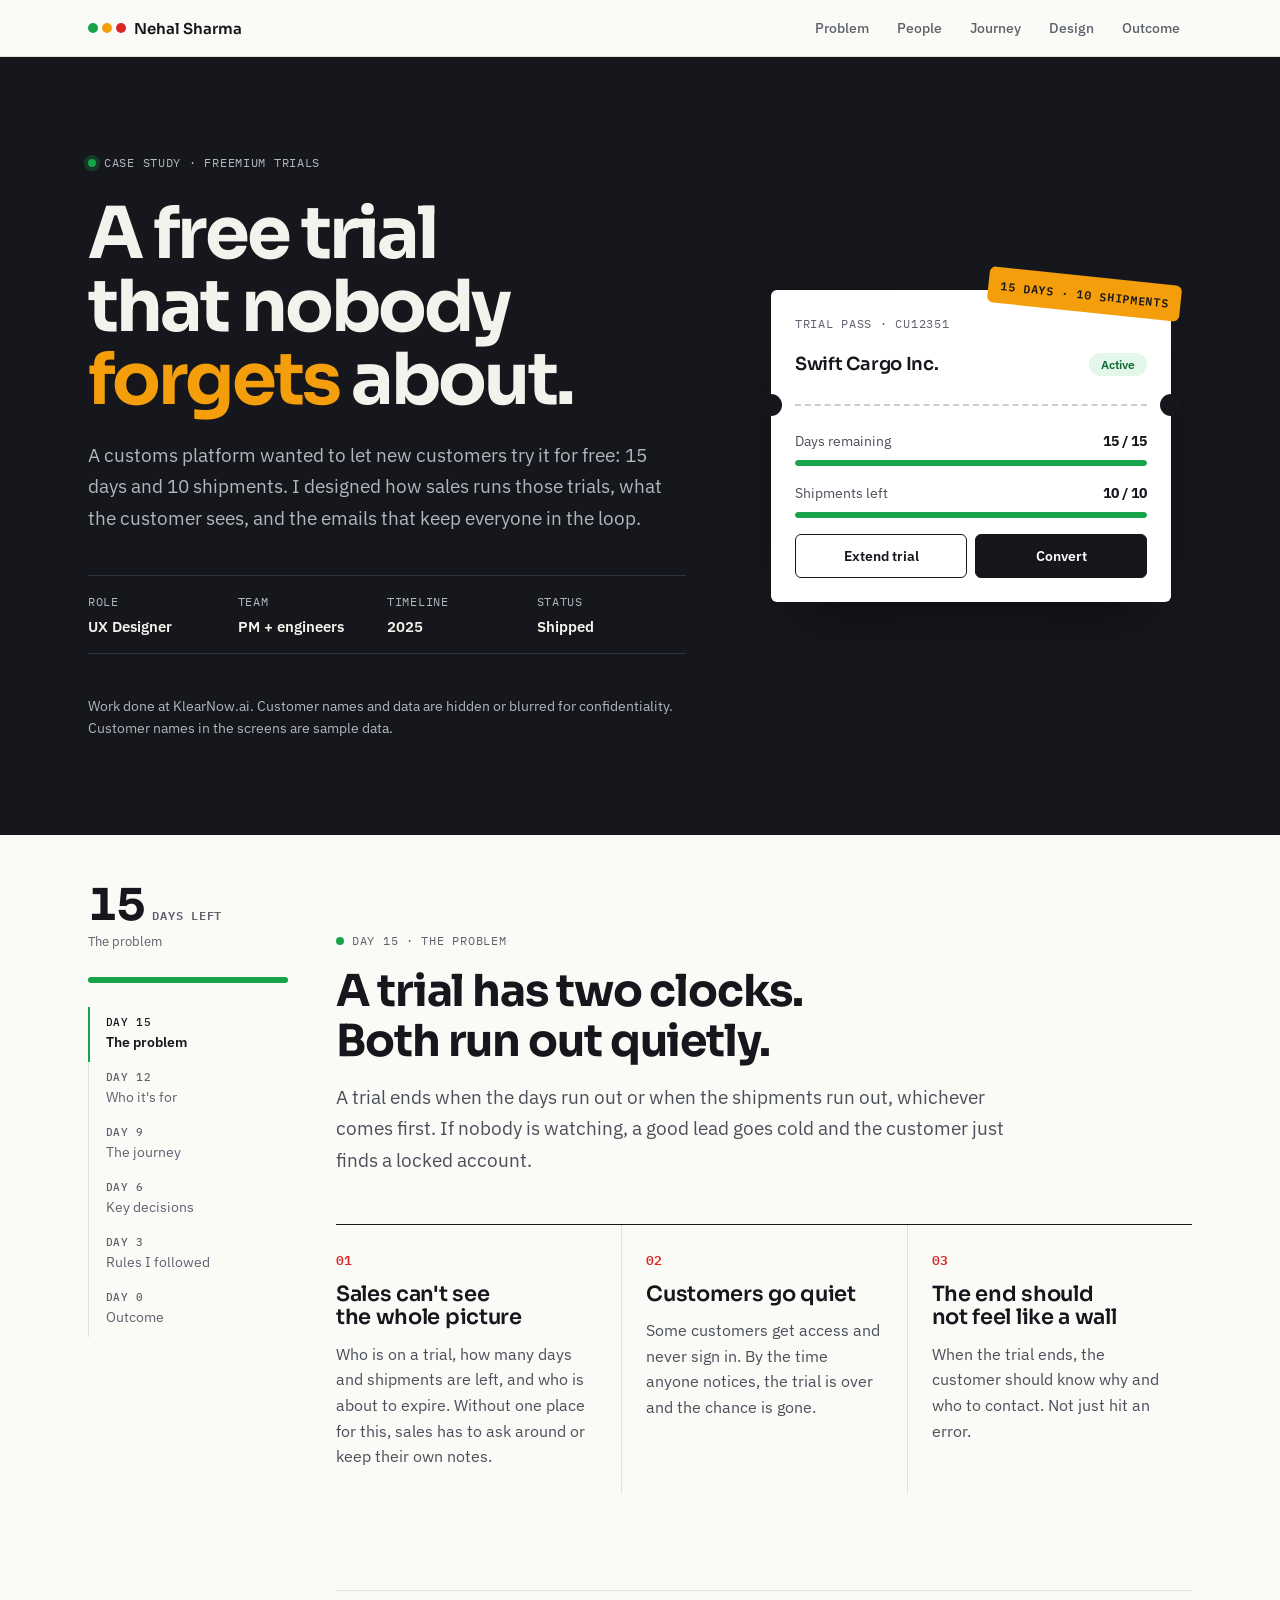
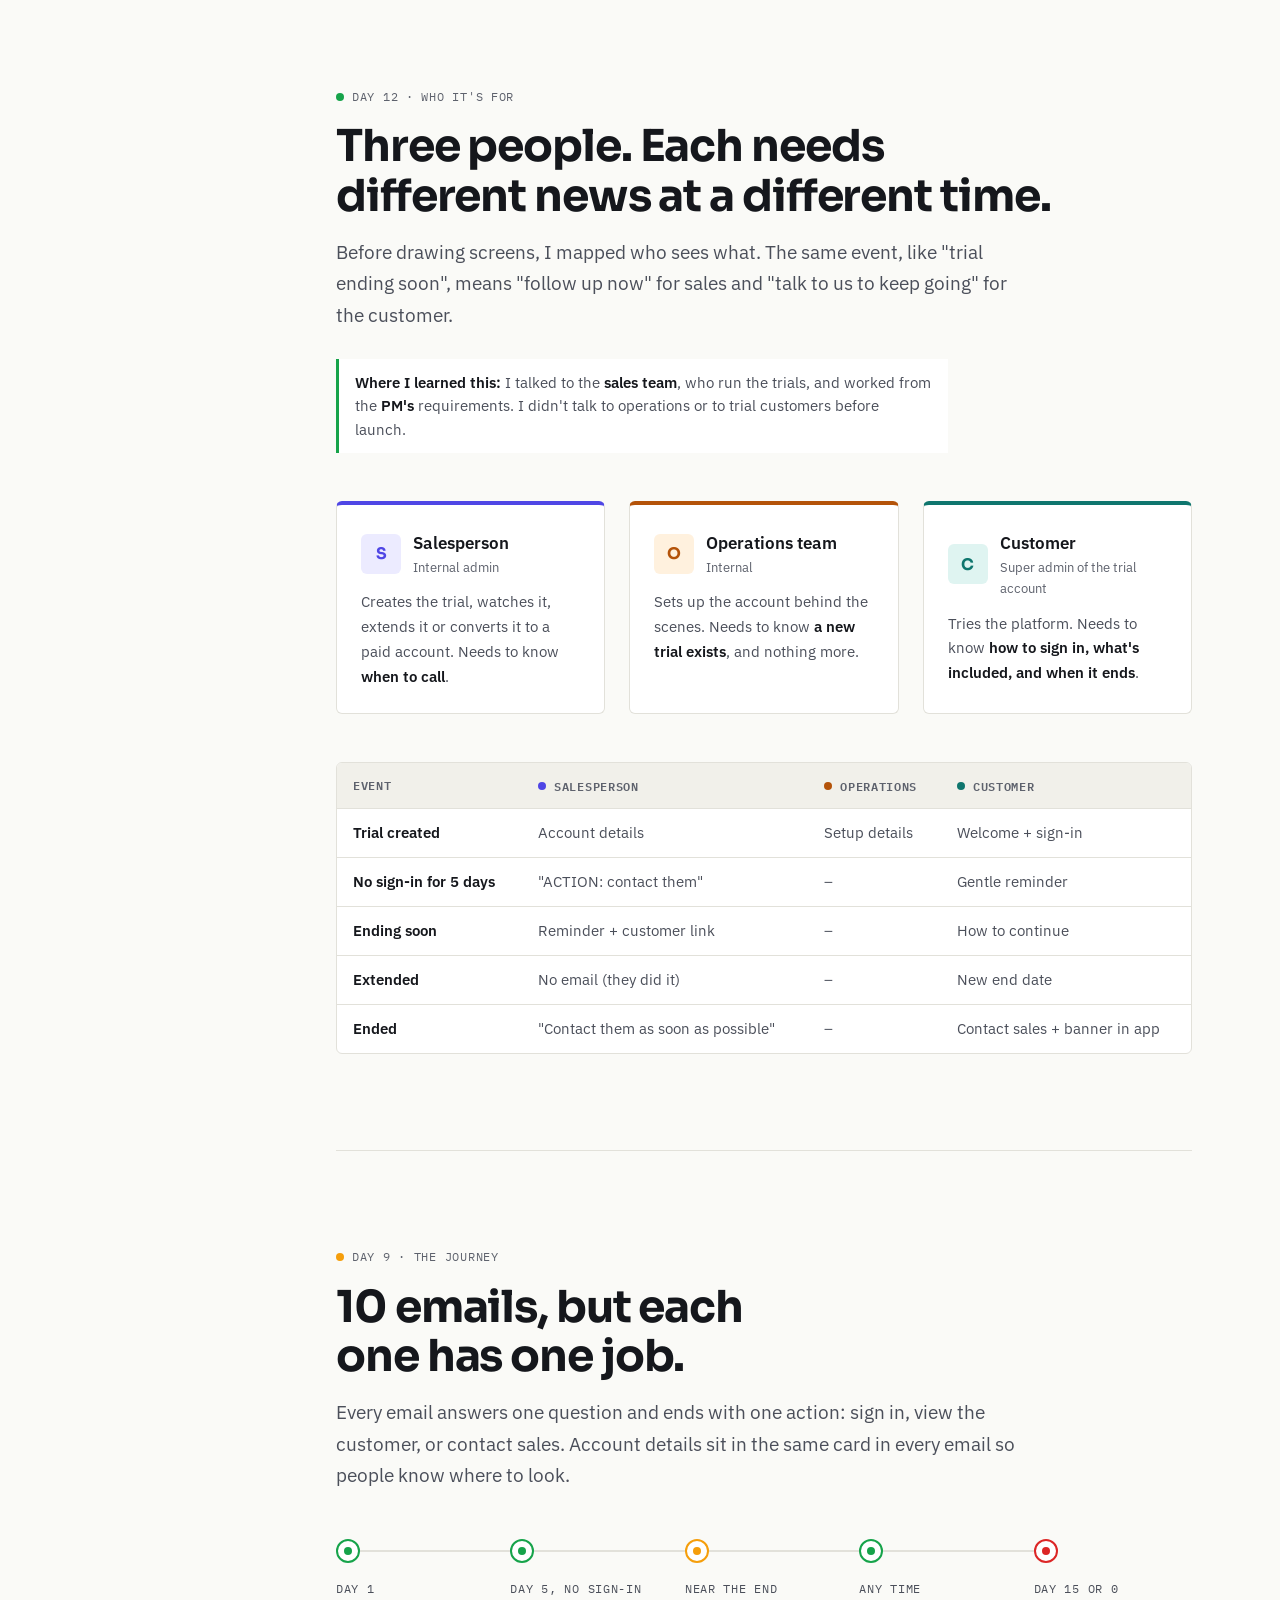
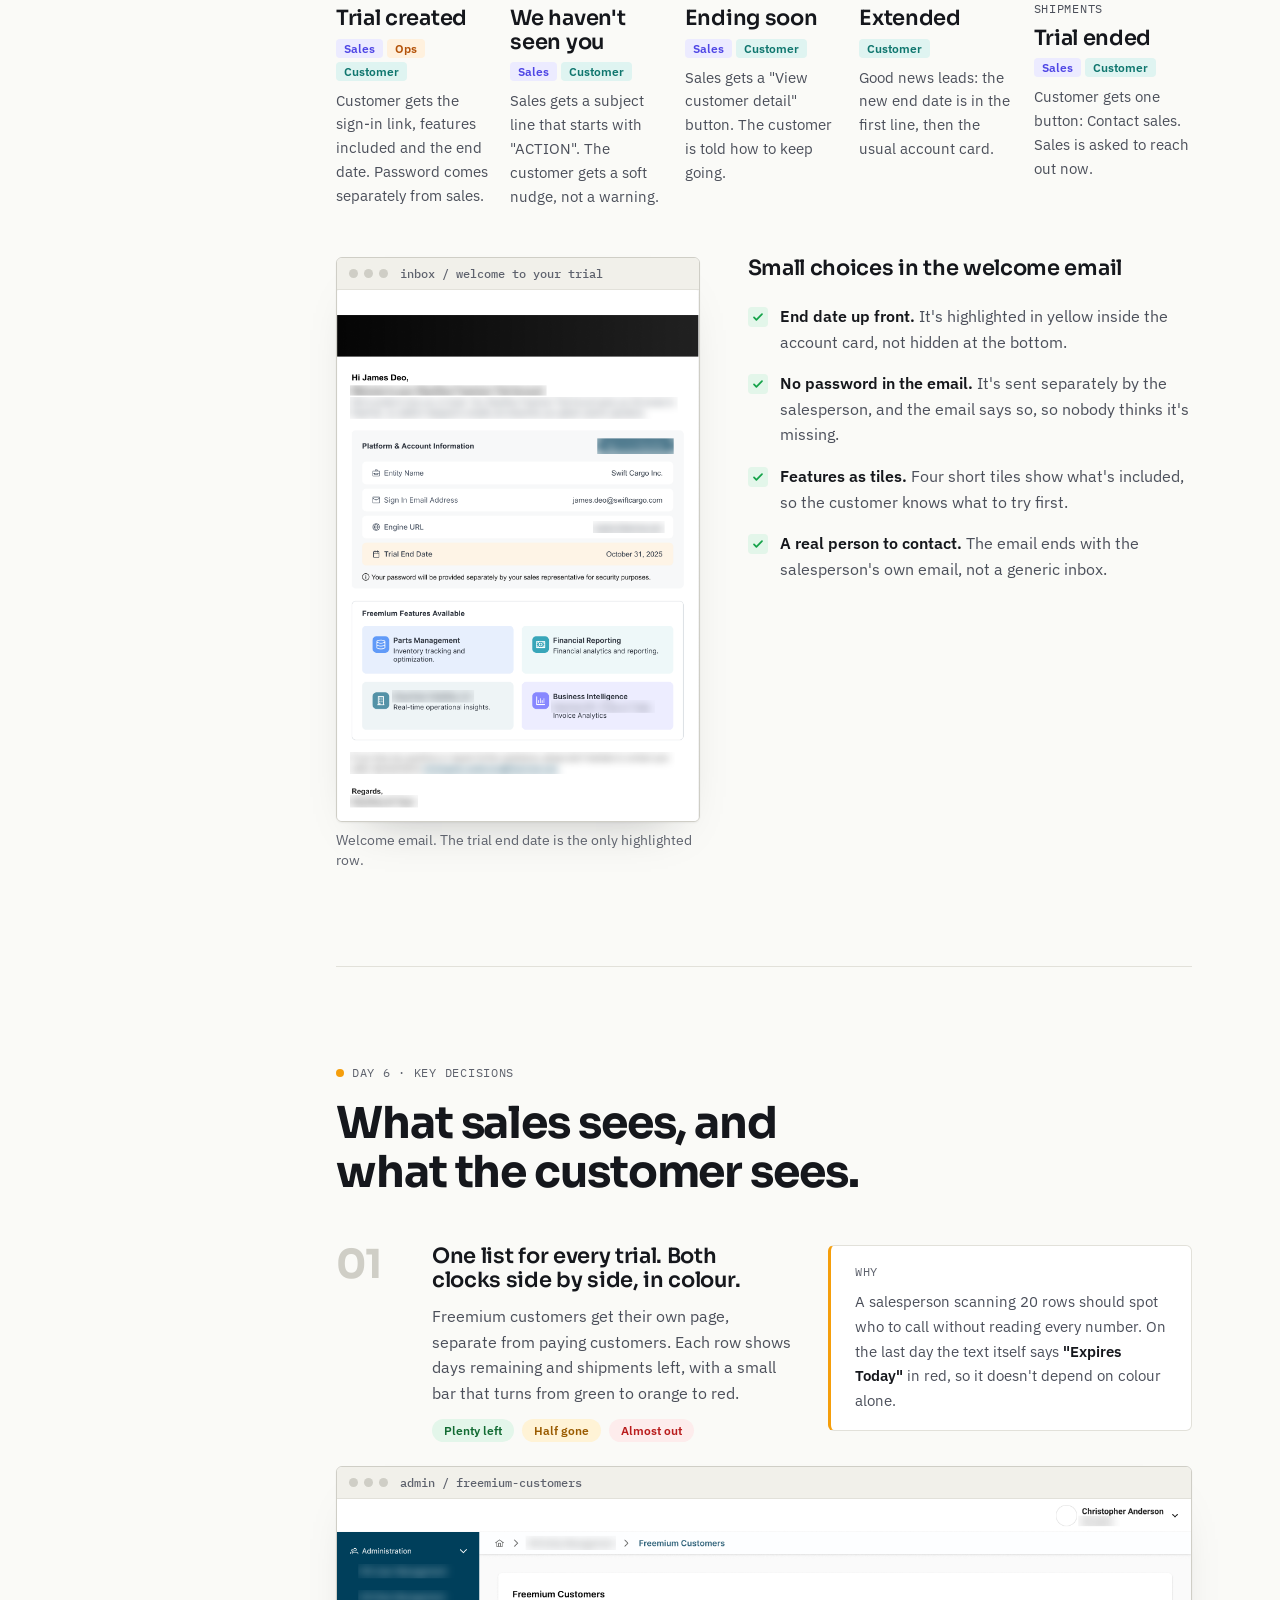
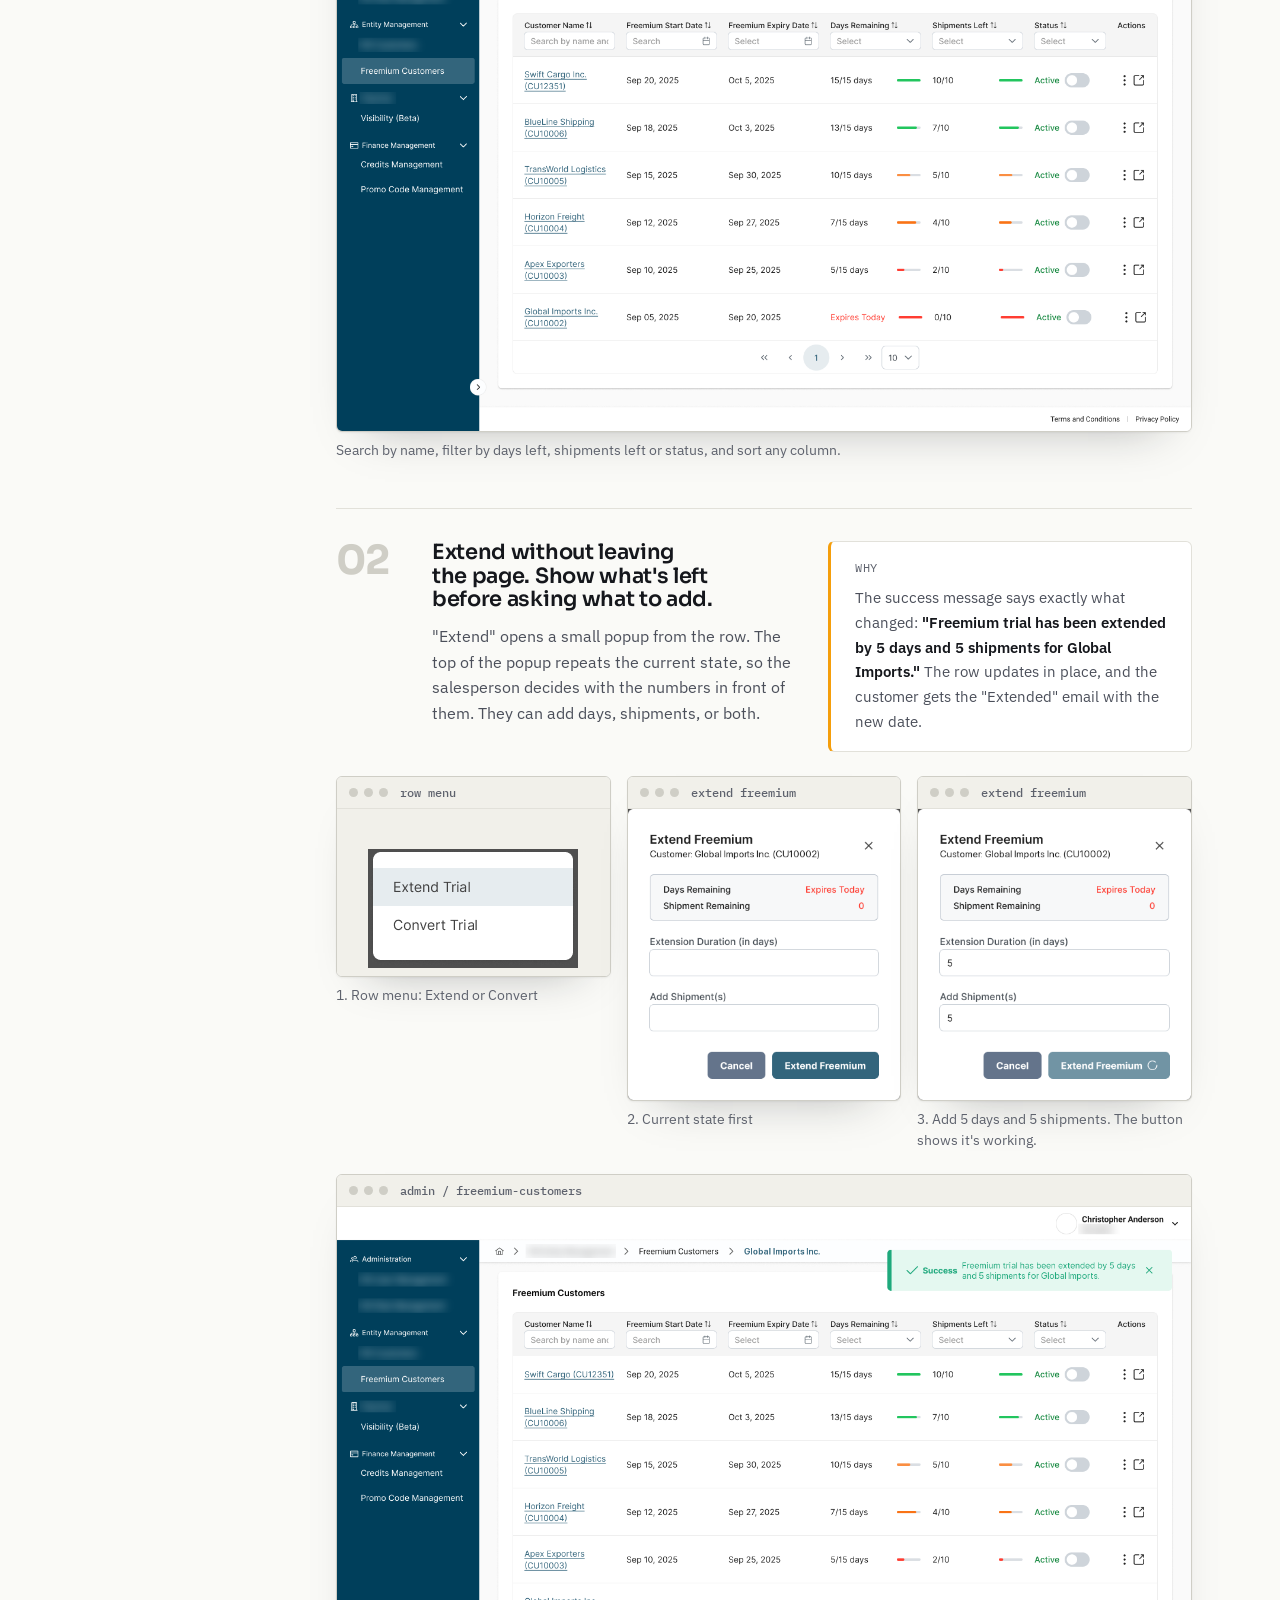
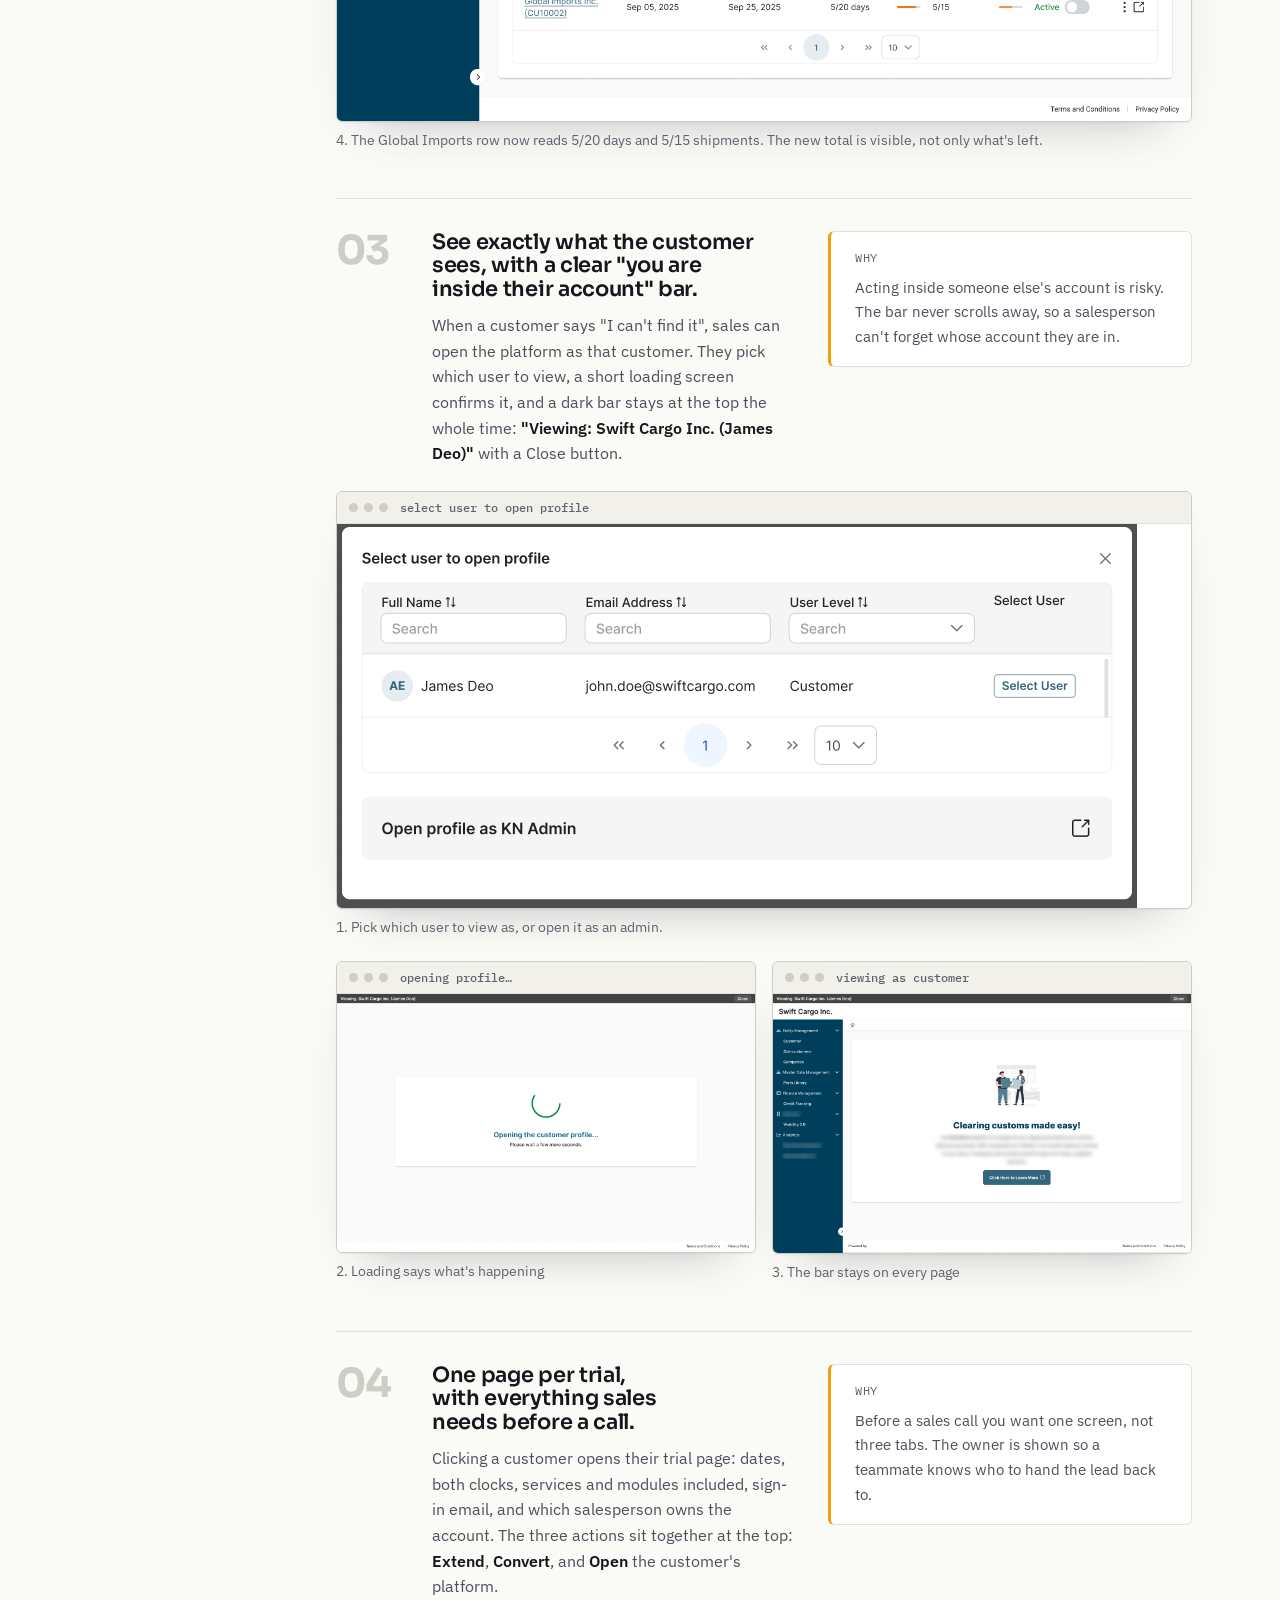
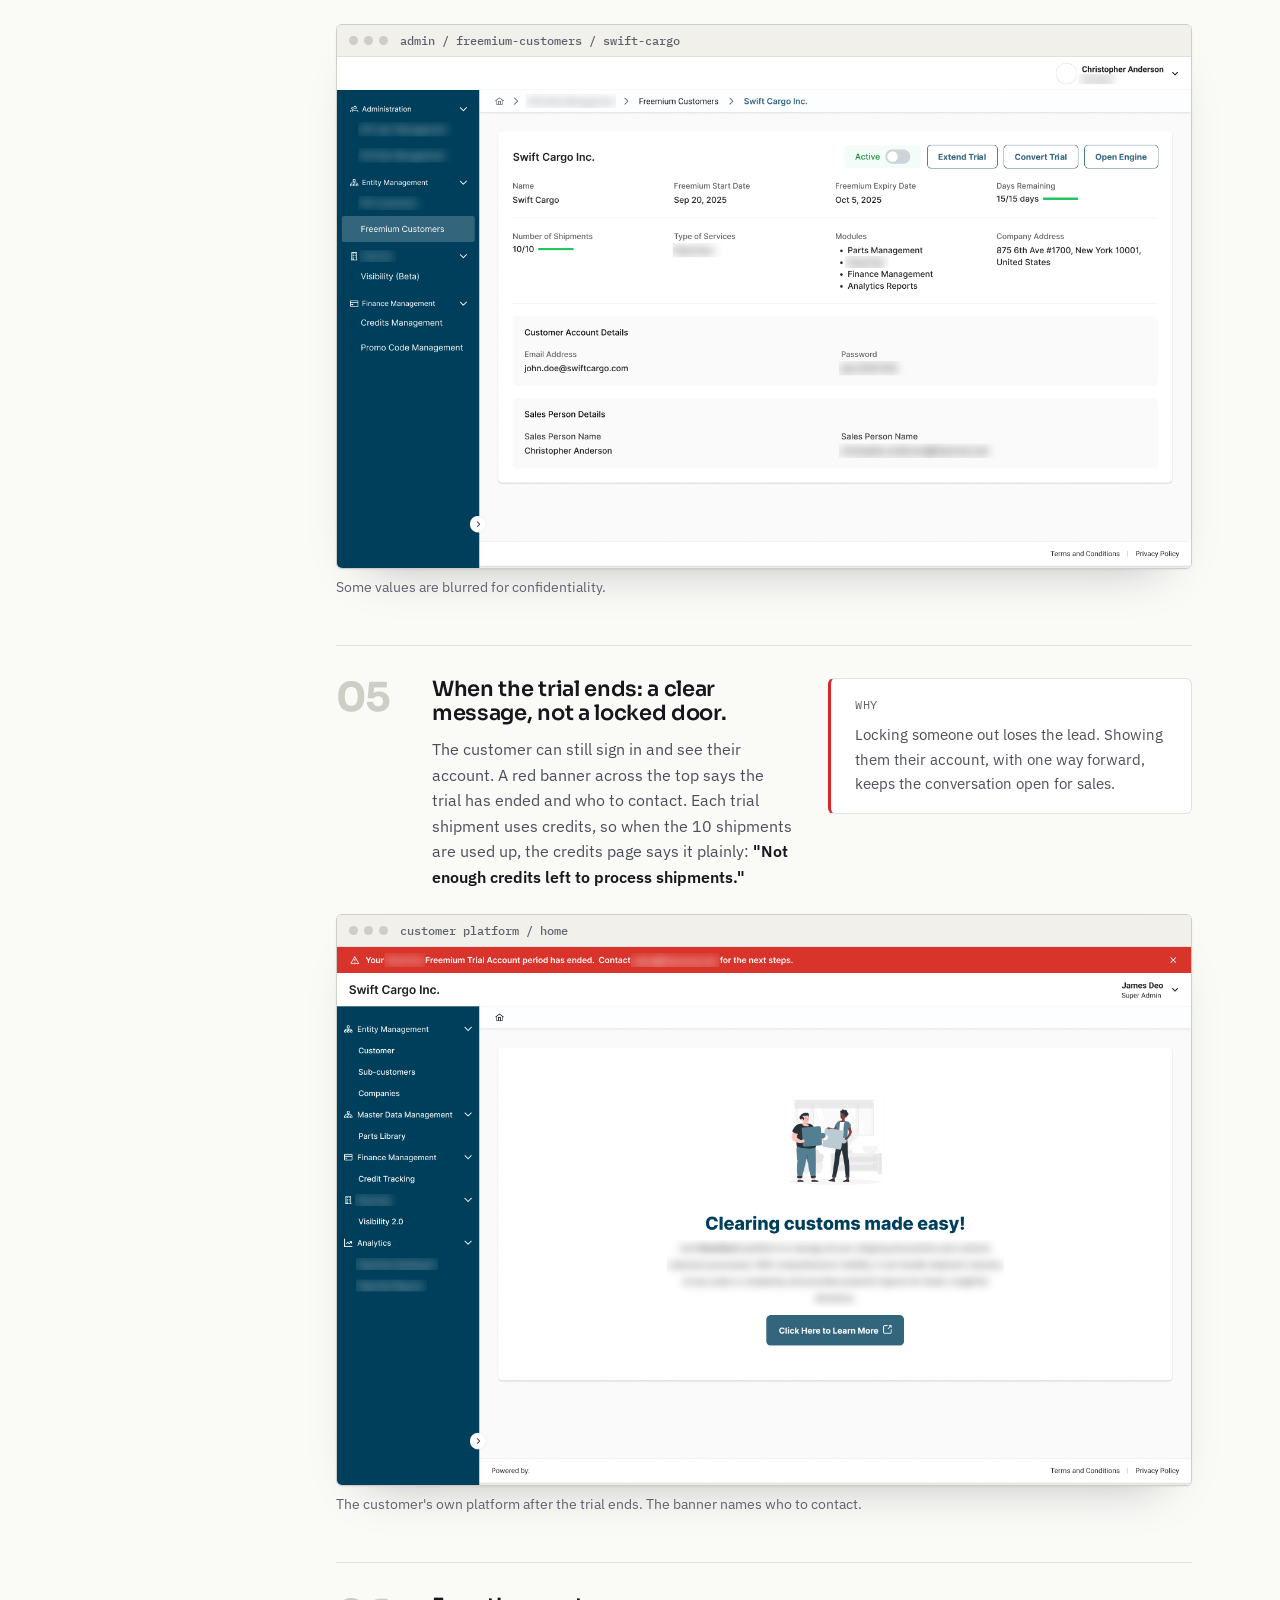
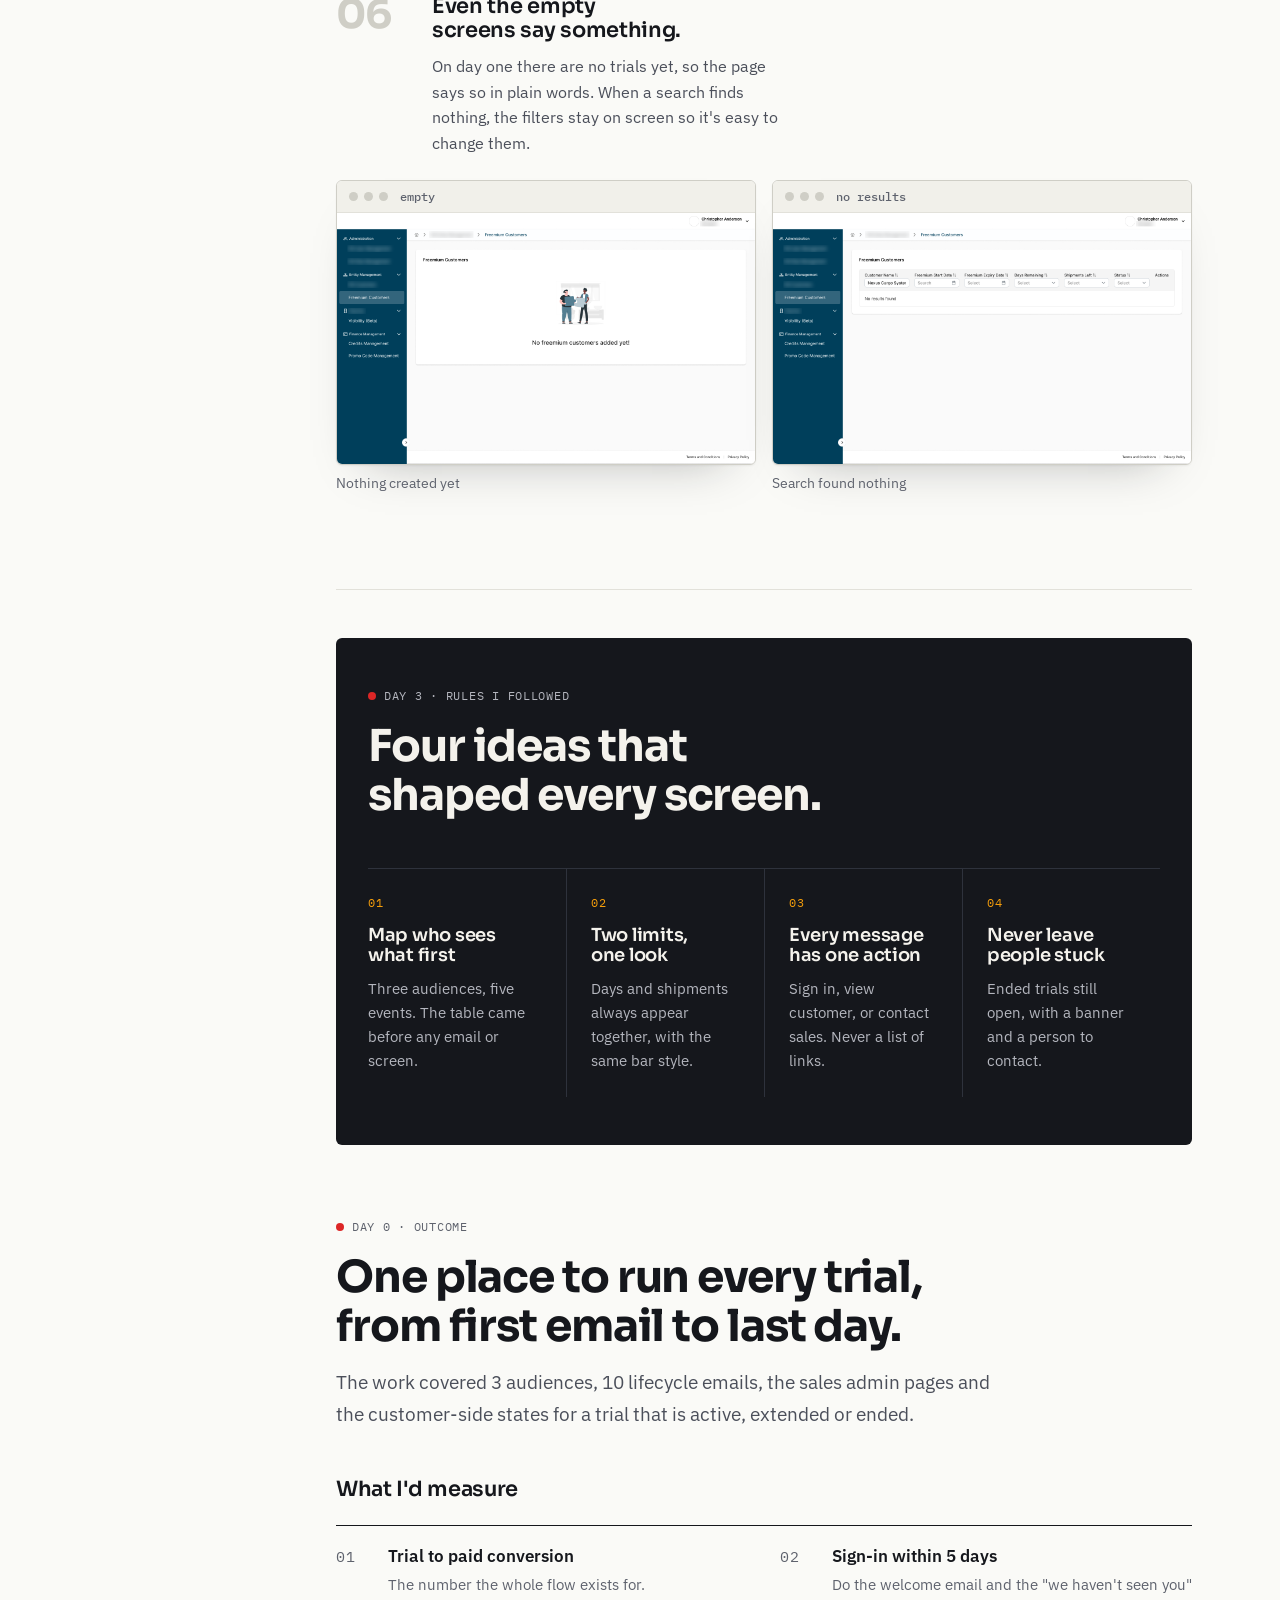
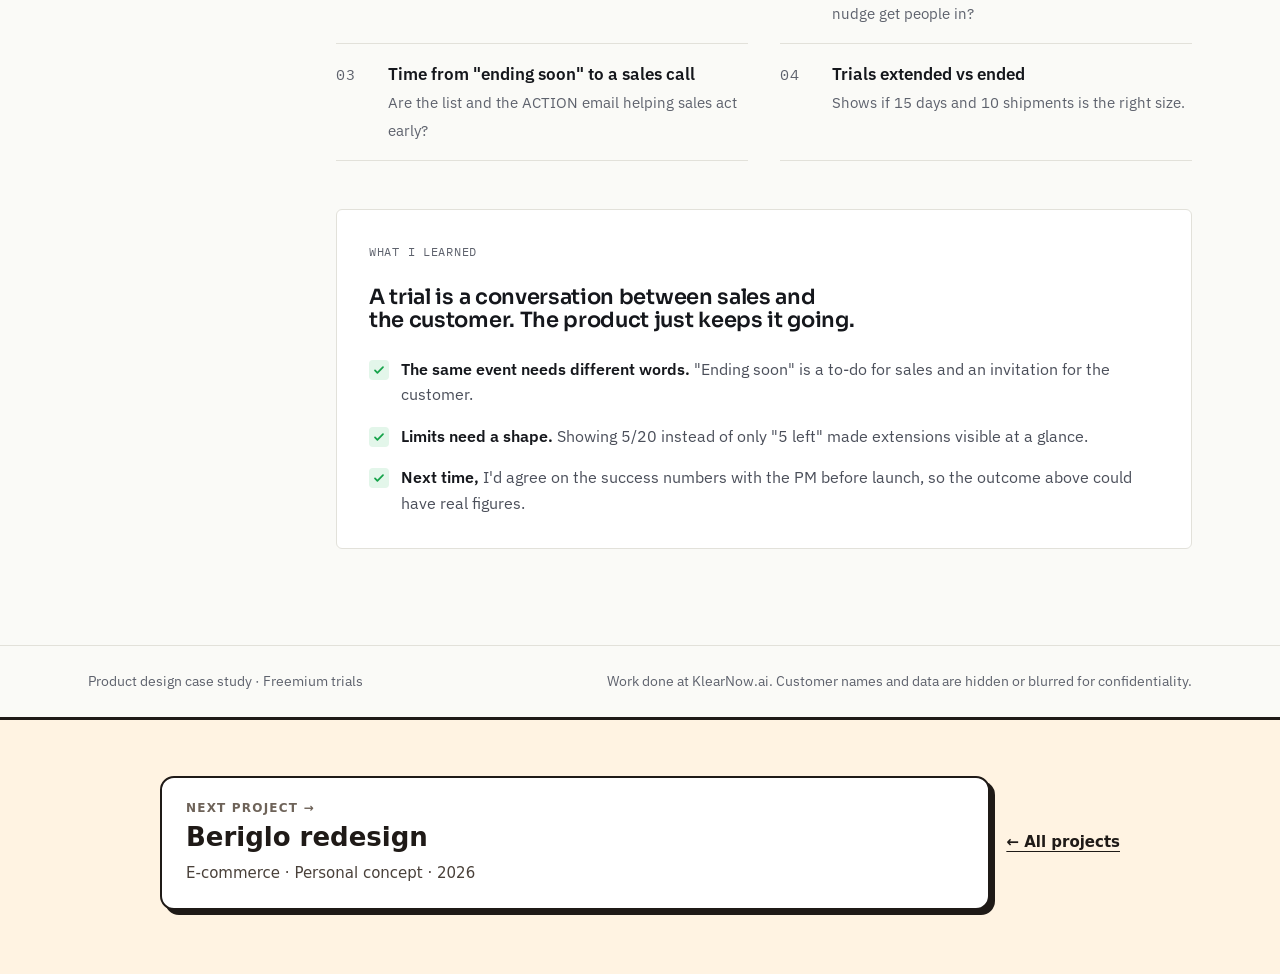
<file: work/freemium/index.html>
<!doctype html>
<html lang="en">
<head>
<meta charset="utf-8">
<meta name="viewport" content="width=device-width, initial-scale=1, viewport-fit=cover">
<meta name="description" content="Case study: a freemium trial system for a B2B customs platform. One list for sales, in-place extensions, a safe view-as-customer mode and ten lifecycle emails.">
<link rel="icon" href="data:image/svg+xml,%3Csvg xmlns='http://www.w3.org/2000/svg' viewBox='0 0 64 64'%3E%3Crect width='64' height='64' rx='16' fill='%231c1917'/%3E%3Ctext x='32' y='42' text-anchor='middle' font-family='Arial,Helvetica,sans-serif' font-size='28' font-weight='700' fill='%23ffc83d'%3ENS%3C/text%3E%3C/svg%3E">
<title>Freemium trials · Nehal Sharma</title>
<meta property="og:url" content="https://nehalsharma10.github.io/work/freemium/">
<link rel="canonical" href="https://nehalsharma10.github.io/work/freemium/">
<meta property="og:title" content="Freemium trials · Nehal Sharma">
<meta property="og:description" content="Designing a 15-day free trial that sales can run, customers understand, and nobody forgets about.">
<meta property="og:image" content="https://nehalsharma10.github.io/work/freemium/img/list.png">
<meta name="twitter:card" content="summary_large_image">
<meta name="theme-color" content="#15171C">
<link rel="preconnect" href="https://fonts.googleapis.com">
<link rel="preconnect" href="https://fonts.gstatic.com" crossorigin>
<link rel="stylesheet" href="https://fonts.googleapis.com/css2?family=Sora:wght@500;600;700;800&family=IBM+Plex+Sans:wght@400;500;600;700&family=IBM+Plex+Mono:wght@500;600&display=swap">
<style>
/* Freemium trials: "the page is a 15-day trial".
   Look: sharp edges, hairlines, traffic-light signals, dark bands. Different from the other three case studies.
   Auto layout: every stack is flex/grid with gap from the spacing scale. No ad-hoc margins. */
:root{
  color-scheme:light;
  /* colour */
  --paper:#FAFAF7; --white:#FFFFFF; --sand:#F1F0EA;
  --ink:#15171C; --ink-2:#4B4F5A; --ink-3:#5E626D; --line:#E2E1DA; --line-2:#CFCEC6;
  --night:#15171C; --night-2:#1F222A; --on-night:#F4F2EC; --on-night-2:#B4B6BE; --night-line:#2E323C;
  --go:#16A34A; --go-soft:#E3F6EA;
  --wait:#F59E0B; --wait-ink:#9A5B00; --wait-soft:#FFF3D6;
  --stop:#DC2626; --stop-soft:#FDECEC;
  --sales:#4F46E5; --sales-soft:#ECEBFF;
  --ops:#B45309;   --ops-soft:#FFF1DE;
  --cust:#0F766E;  --cust-soft:#DFF4F1;
  /* type */
  --f-head:"Sora",system-ui,sans-serif;
  --f-body:"IBM Plex Sans",system-ui,-apple-system,"Segoe UI",sans-serif;
  --f-mono:"IBM Plex Mono",ui-monospace,Menlo,monospace;
  /* spacing scale (4/8) */
  --s1:4px; --s2:8px; --s3:12px; --s4:16px; --s5:24px; --s6:32px; --s7:48px; --s8:64px; --s9:96px;
  /* layout */
  --gutter:var(--s4); --section-y:var(--s8); --max:1200px; --rail:0px; --r:6px;
}
@media (min-width:640px){:root{--gutter:var(--s5)}}
@media (min-width:1024px){:root{--gutter:var(--s7);--section-y:var(--s9);--rail:200px}}

*{box-sizing:border-box}
html{scroll-behavior:smooth;scroll-padding-top:var(--s8)}
body{margin:0;background:var(--paper);color:var(--ink-2);font:400 16px/1.65 var(--f-body);-webkit-font-smoothing:antialiased}
@media (min-width:1024px){body{font-size:17px}}
h1,h2,h3,p,figure,ul,ol{margin:0}
h1,h2,h3{font-family:var(--f-head);color:var(--ink);line-height:1.12;letter-spacing:-.025em;text-wrap:balance}
h2{font-size:clamp(28px,3.6vw,44px);font-weight:700}
h3{font-size:clamp(18px,1.8vw,21px);font-weight:600;letter-spacing:-.015em}
strong{color:var(--ink);font-weight:600}
a{color:inherit}
img{display:block;max-width:100%;height:auto}
:focus-visible{outline:2px solid var(--sales);outline-offset:3px}
.mono{font-family:var(--f-mono);font-size:12px;letter-spacing:.06em;text-transform:uppercase}

/* ---------- layout primitives ---------- */
.wrap{width:100%;max-width:var(--max);margin-inline:auto;padding-inline:var(--gutter)}
.stack{display:flex;flex-direction:column;gap:var(--gap,var(--s5))}
.cols{display:grid;gap:var(--gap,var(--s5));grid-template-columns:1fr}
@media (min-width:640px){.cols.c2,.cols.c3,.cols.c4{grid-template-columns:repeat(2,minmax(0,1fr))}}
@media (min-width:1024px){.cols.c3{grid-template-columns:repeat(3,minmax(0,1fr))}.cols.c4{grid-template-columns:repeat(4,minmax(0,1fr))}}

/* ---------- top bar ---------- */
.top{position:sticky;top:0;z-index:40;background:rgba(250,250,247,.92);backdrop-filter:blur(10px);border-bottom:1px solid var(--line)}
.top .wrap{display:flex;align-items:center;justify-content:space-between;gap:var(--s4);min-height:56px}
.brand{display:flex;align-items:center;gap:var(--s2);font:600 15px var(--f-head);color:var(--ink);text-decoration:none}
.brand i{width:10px;height:10px;border-radius:50%;background:var(--go);box-shadow:14px 0 0 var(--wait),28px 0 0 var(--stop);margin-right:28px}
.top nav{display:flex;gap:var(--s1);overflow-x:auto;scrollbar-width:none}
.top nav::-webkit-scrollbar{display:none}
.top nav a{font:500 14px var(--f-body);color:var(--ink-3);text-decoration:none;padding:var(--s2) var(--s3);white-space:nowrap;border-radius:var(--r)}
.top nav a:hover{color:var(--ink);background:var(--sand)}
@media (max-width:639px){.top nav{display:none}}

/* ---------- hero (dark band) ---------- */
.hero{background:var(--night);color:var(--on-night-2)}
.hero .wrap{display:grid;gap:var(--s7);padding-block:var(--s8);grid-template-columns:1fr;align-items:center}
@media (min-width:1024px){.hero .wrap{grid-template-columns:minmax(0,1.15fr) minmax(0,.85fr);gap:var(--s8);padding-block:var(--s9)}}
.hero-copy{--gap:var(--s5)}
.eyebrow{display:flex;align-items:center;gap:var(--s2);color:var(--on-night-2)}
.eyebrow b{width:8px;height:8px;border-radius:50%;background:var(--go);box-shadow:0 0 0 4px rgba(22,163,74,.25)}
.hero h1{color:var(--on-night);font-size:clamp(38px,5.6vw,72px);font-weight:700;letter-spacing:-.04em;line-height:1.02}
.hero h1 span{color:var(--wait)}
.hero .lead{font-size:clamp(17px,1.5vw,19px);max-width:56ch;color:var(--on-night-2)}
.spec{display:grid;grid-template-columns:repeat(2,minmax(0,1fr));border-top:1px solid var(--night-line)}
@media (min-width:640px){.spec{grid-template-columns:repeat(4,minmax(0,1fr))}}
.spec div{display:flex;flex-direction:column;gap:var(--s1);padding:var(--s4) var(--s4) var(--s4) 0;border-bottom:1px solid var(--night-line)}
.spec dt{color:var(--on-night-2)} .spec dd{margin:0;color:var(--on-night);font-weight:600;font-size:15px;line-height:1.4}
.conf{font-size:13.5px;color:var(--on-night-2)}

/* trial pass ticket */
.pass{position:relative;background:var(--white);color:var(--ink-2);border-radius:var(--r);display:flex;flex-direction:column;width:min(400px,100%);justify-self:center;box-shadow:0 30px 60px -30px rgba(0,0,0,.6)}
.pass-sec{display:flex;flex-direction:column;gap:var(--s4);padding:var(--s5)}
.pass-row{display:flex;justify-content:space-between;align-items:center;gap:var(--s3)}
.pass-row .pass-name{font-family:var(--f-head);font-size:18px;font-weight:600;letter-spacing:-.015em;color:var(--ink)}
.chip{display:inline-flex;align-items:center;gap:var(--s2);font:600 12px var(--f-body);padding:var(--s1) var(--s3);border-radius:99px;white-space:nowrap}
.chip.go{background:var(--go-soft);color:#126B33} .chip.wait{background:var(--wait-soft);color:var(--wait-ink)} .chip.stop{background:var(--stop-soft);color:#B91C1C}
.meter{display:flex;flex-direction:column;gap:var(--s2)}
.meter .pass-row{font-size:13.5px}
.meter b{color:var(--ink);font-variant-numeric:tabular-nums}
.bar{height:6px;background:var(--sand);border-radius:99px;overflow:hidden}
.bar i{display:block;height:100%;width:100%;background:var(--go);border-radius:inherit}
.perf{position:relative;border-top:2px dashed var(--line-2);margin-inline:var(--s5)}
.perf::before,.perf::after{content:"";position:absolute;top:-12px;width:22px;height:22px;border-radius:50%;background:var(--night)}
.perf::before{left:calc(-1 * var(--s5) - 11px)} .perf::after{right:calc(-1 * var(--s5) - 11px)}
.pass-btns{display:grid;grid-template-columns:1fr 1fr;gap:var(--s2)}
.pass-btns span{text-align:center;font:600 13.5px var(--f-body);padding:var(--s3) var(--s2);border:1.5px solid var(--ink);border-radius:var(--r);color:var(--ink)}
.pass-btns span.p{background:var(--ink);color:var(--white)}
.stamp{position:absolute;right:-10px;top:-14px;transform:rotate(6deg);background:var(--wait);color:var(--ink);font:600 11.5px var(--f-mono);letter-spacing:.06em;padding:var(--s2) var(--s3);border-radius:var(--r)}
@media (prefers-reduced-motion:no-preference){
  .pass .d i{animation:drain 7s ease-in-out infinite alternate}
  .pass .s i{animation:drain 7s ease-in-out -2.5s infinite alternate}
  @keyframes drain{0%{width:100%;background:var(--go)}55%{background:var(--wait)}100%{width:10%;background:var(--stop)}}
}

/* ---------- body: countdown rail + content ---------- */
.body{display:grid;grid-template-columns:1fr;max-width:var(--max);margin-inline:auto;padding-inline:var(--gutter)}
@media (min-width:1024px){.body{grid-template-columns:var(--rail) minmax(0,1fr);gap:var(--s7)}}
.rail{position:sticky;top:56px;z-index:30;background:var(--paper);border-bottom:1px solid var(--line);margin-inline:calc(-1 * var(--gutter));padding:var(--s3) var(--gutter);display:flex;flex-direction:column;gap:var(--s2)}
.rail-now{display:flex;justify-content:space-between;align-items:baseline;gap:var(--s3)}
.rail-now b{font:700 15px var(--f-head);color:var(--ink);font-variant-numeric:tabular-nums}
.rail-now span{font-size:13px;color:var(--ink-3)}
.cnt{display:flex;align-items:baseline;gap:var(--s2)}
.cnt small{font:600 12px var(--f-mono);letter-spacing:.06em;text-transform:uppercase;color:var(--ink-3)}
.rail .track{height:4px;background:var(--line);border-radius:99px;overflow:hidden}
.rail .fill{height:100%;width:100%;background:var(--go);transform-origin:left;transition:transform .5s ease,background-color .3s}
.rail ol{display:none;list-style:none;padding:0}
@media (min-width:1024px){
  .rail{top:56px;align-self:start;height:calc(100vh - 56px);margin:0;padding:var(--s7) 0;border:0;gap:var(--s5);background:none}
  .rail-now{flex-direction:column;gap:var(--s1)}
  .rail-now b{font-size:44px;letter-spacing:-.04em;line-height:1}
  .rail .track{height:6px}
  .rail ol{display:flex;flex-direction:column;gap:0;border-left:1px solid var(--line)}
  .rail li a{display:flex;flex-direction:column;gap:2px;padding:var(--s2) 0 var(--s2) var(--s4);text-decoration:none;color:var(--ink-3);font-size:14px;border-left:2px solid transparent;margin-left:-1.5px}
  .rail li a small{font:500 11px var(--f-mono);letter-spacing:.06em;text-transform:uppercase}
  .rail li a:hover{color:var(--ink)}
  .rail li a[aria-current="true"]{color:var(--ink);font-weight:600;border-left-color:var(--sig,var(--go))}
}

.content{display:flex;flex-direction:column;min-width:0}
.sec{display:flex;flex-direction:column;gap:var(--s7);padding-block:var(--section-y);border-bottom:1px solid var(--line);min-width:0}
.sec:last-child{border-bottom:0}
.sec-head{display:flex;flex-direction:column;gap:var(--s4);max-width:760px}
.day{display:flex;align-items:center;gap:var(--s2);color:var(--ink-3)}
.day i{width:8px;height:8px;border-radius:50%;background:var(--sig,var(--go))}
.lead{font-size:clamp(17px,1.5vw,19px);color:var(--ink-2);max-width:62ch}

/* problem: numbered columns divided by hairlines */
.numbered{display:grid;grid-template-columns:1fr;border-top:1px solid var(--ink)}
@media (min-width:768px){.numbered{grid-template-columns:repeat(3,minmax(0,1fr))}}
.numbered>div{display:flex;flex-direction:column;gap:var(--s3);padding:var(--s5) 0;border-bottom:1px solid var(--line)}
@media (min-width:768px){.numbered>div{padding:var(--s5) var(--s5) var(--s5) 0;border-bottom:0}.numbered>div+div{padding-left:var(--s5);border-left:1px solid var(--line)}}
.numbered .n{font:600 13px var(--f-mono);color:var(--stop)}
.numbered p{font-size:15.5px}

/* people */
.person{display:flex;flex-direction:column;gap:var(--s3);padding:var(--s5);background:var(--white);border:1px solid var(--line);border-top:4px solid var(--c);border-radius:var(--r)}
.person .who{display:flex;align-items:center;gap:var(--s3)}
.person .ava{width:40px;height:40px;border-radius:var(--r);display:grid;place-items:center;font:700 16px var(--f-head);background:var(--cs);color:var(--c);flex:none}
.person .who div{display:flex;flex-direction:column}
.person .who b{color:var(--ink);font-weight:600} .person .who small{font-size:13px;color:var(--ink-3)}
.person p{font-size:15px}
.p-sales{--c:var(--sales);--cs:var(--sales-soft)} .p-ops{--c:var(--ops);--cs:var(--ops-soft)} .p-cust{--c:var(--cust);--cs:var(--cust-soft)}

.tbl{overflow-x:auto;border:1px solid var(--line);border-radius:var(--r);background:var(--white)}
table{border-collapse:collapse;width:100%;min-width:620px;font-size:14.5px}
@media (max-width:640px){
  .tbl{overflow:visible;border:0;background:none}
  .tbl table,.tbl tbody,.tbl tr,.tbl td{display:block;min-width:0;width:100%}
  .tbl thead{position:absolute;width:1px;height:1px;overflow:hidden;clip:rect(0 0 0 0)}
  .tbl tr{border:1px solid var(--line);border-radius:var(--r);background:var(--white);padding:var(--s3) var(--s4);margin-bottom:var(--s3)}
  .tbl td{border:0;padding:4px 0}
  .tbl td[data-label="Event"]{font-family:var(--f-head);font-weight:600;font-size:16px;color:var(--ink);padding-bottom:8px}
  .tbl td:not([data-label="Event"])::before{content:attr(data-label) ": ";font-weight:600;color:var(--ink-2)}
  .tbl td.no:not([data-label="Event"]){display:none}
}
th,td{text-align:left;padding:var(--s3) var(--s4);border-bottom:1px solid var(--line);vertical-align:top}
th{font:600 11.5px var(--f-mono);letter-spacing:.06em;text-transform:uppercase;color:var(--ink-3);background:var(--sand)}
th span{display:inline-flex;align-items:center;gap:var(--s2)} th span i{width:8px;height:8px;border-radius:50%;background:var(--c)}
tr:last-child td{border-bottom:0}
td:first-child{color:var(--ink);font-weight:600}
td.no{color:var(--ink-3)}

/* journey: horizontal line with stops */
.line-tl{list-style:none;padding:0;display:grid;grid-template-columns:1fr;gap:0;position:relative}
.line-tl li{display:grid;grid-template-columns:24px minmax(0,1fr);gap:var(--s3);padding-bottom:var(--s5);position:relative}
.line-tl li::before{content:"";position:absolute;left:11px;top:16px;bottom:0;width:2px;background:var(--line)}
.line-tl li:last-child::before{display:none}
.line-tl .dot{width:24px;height:24px;border-radius:50%;background:var(--white);border:2px solid var(--sig);display:grid;place-items:center;position:relative;z-index:1}
.line-tl .dot::after{content:"";width:8px;height:8px;border-radius:50%;background:var(--sig)}
.line-tl .ev{display:flex;flex-direction:column;gap:var(--s2);min-width:0}
.line-tl .ev p{font-size:14.5px}
.to{display:flex;flex-wrap:wrap;gap:var(--s1)}
.to span{font:600 11.5px var(--f-body);padding:2px var(--s2);border-radius:4px;background:var(--cs);color:var(--c)}
@media (min-width:1024px){
  .line-tl{grid-template-columns:repeat(5,minmax(0,1fr));gap:var(--s4)}
  .line-tl li{grid-template-columns:1fr;grid-template-rows:auto 1fr;gap:var(--s4);padding-bottom:0}
  .line-tl li::before{left:24px;right:calc(-1 * var(--s4));top:11px;bottom:auto;width:auto;height:2px}
}

/* screenshots in a browser window frame */
.win{display:flex;flex-direction:column;border:1px solid var(--line-2);border-radius:var(--r);background:var(--white);overflow:hidden;box-shadow:0 1px 2px rgba(21,23,28,.05),0 24px 48px -32px rgba(21,23,28,.35)}
.win-bar{display:flex;align-items:center;gap:var(--s3);padding:var(--s2) var(--s3);border-bottom:1px solid var(--line);background:var(--sand)}
.win-bar i{display:flex;gap:6px} .win-bar i::before,.win-bar i::after,.win-bar i b{content:"";width:9px;height:9px;border-radius:50%;background:var(--line-2);display:block}
.win-bar span{font:500 11.5px var(--f-mono);color:var(--ink-3);white-space:nowrap;overflow:hidden;text-overflow:ellipsis}
.win a{display:block;line-height:0}
.win a:hover img{opacity:.92}
.shot{display:flex;flex-direction:column;gap:var(--s2);min-width:0}
.shot figcaption{font-size:13.5px;color:var(--ink-3);line-height:1.5}
.small-win a{display:grid;place-items:center;padding:var(--s5);background:var(--sand);min-height:100%}

/* email split */
.split{display:grid;gap:var(--s6);grid-template-columns:1fr;align-items:start}
@media (min-width:900px){.split{grid-template-columns:minmax(0,.9fr) minmax(0,1.1fr);gap:var(--s7)}}
.ticks{list-style:none;padding:0;display:flex;flex-direction:column;gap:var(--s4)}
.ticks li{display:grid;grid-template-columns:20px minmax(0,1fr);gap:var(--s3);font-size:15.5px}
.ticks li::before{content:"";width:20px;height:20px;margin-top:3px;border-radius:4px;background:var(--go-soft) url("data:image/svg+xml,%3Csvg xmlns='http://www.w3.org/2000/svg' viewBox='0 0 20 20'%3E%3Cpath d='M5 10.5l3 3 7-7' fill='none' stroke='%2316A34A' stroke-width='2.2' stroke-linecap='round' stroke-linejoin='round'/%3E%3C/svg%3E") center/16px no-repeat}

/* decisions */
.dec{display:flex;flex-direction:column;gap:var(--s5);padding-top:var(--s6);border-top:1px solid var(--line)}
.dec:first-of-type{border-top:0;padding-top:0}
.dec-head{display:grid;gap:var(--s4);grid-template-columns:1fr}
@media (min-width:900px){.dec-head{grid-template-columns:64px minmax(0,1fr) minmax(0,1fr);gap:var(--s6);align-items:start}}
.dec-num{font:700 40px/1 var(--f-head);color:var(--line-2);letter-spacing:-.04em}
.dec-txt{display:flex;flex-direction:column;gap:var(--s3)}
.dec-txt p{font-size:15.5px}
.why{display:flex;flex-direction:column;gap:var(--s2);padding:var(--s4) var(--s5);background:var(--white);border:1px solid var(--line);border-left:3px solid var(--sig,var(--go));border-radius:var(--r);font-size:15px}
.why .mono{color:var(--ink-3)}
.legend{display:flex;flex-wrap:wrap;gap:var(--s2)}
.trio{display:grid;gap:var(--s4);grid-template-columns:1fr}
@media (min-width:640px){.trio{grid-template-columns:repeat(3,minmax(0,1fr))}}
.pair{display:grid;gap:var(--s4);grid-template-columns:1fr}
@media (min-width:640px){.pair{grid-template-columns:repeat(2,minmax(0,1fr))}}

/* rules band (dark) */
.dark{background:var(--night);color:var(--on-night-2)}
.dark .wrap{display:flex;flex-direction:column;gap:var(--s7);padding-block:var(--section-y)}
.dark h2{color:var(--on-night)}
.dark .day{color:var(--on-night-2)}
.rules{display:grid;grid-template-columns:1fr;border-top:1px solid var(--night-line)}
@media (min-width:640px){.rules{grid-template-columns:repeat(2,minmax(0,1fr))}}
@media (min-width:1024px){.rules{grid-template-columns:repeat(4,minmax(0,1fr))}}
.rule{display:flex;flex-direction:column;gap:var(--s3);padding:var(--s5) var(--s5) var(--s5) 0;border-bottom:1px solid var(--night-line)}
@media (min-width:1024px){.rule{border-bottom:0}.rule+.rule{padding-left:var(--s5);border-left:1px solid var(--night-line)}}
.rule .mono{color:var(--wait)}
.rule h3{color:var(--on-night);font-size:18px}
.rule p{font-size:14.5px}

/* outcome */
.measure{display:grid;grid-template-columns:1fr;border-top:1px solid var(--ink)}
@media (min-width:640px){.measure{grid-template-columns:repeat(2,minmax(0,1fr));column-gap:var(--s6)}}
.measure div{display:grid;grid-template-columns:40px minmax(0,1fr);gap:var(--s3);padding:var(--s4) 0;border-bottom:1px solid var(--line)}
.measure .mono{color:var(--ink-3);padding-top:3px}
.measure b{display:block;color:var(--ink);font-weight:600}
.measure span{font-size:14.5px;color:var(--ink-3)}
.lesson{display:flex;flex-direction:column;gap:var(--s5);padding:var(--s6);background:var(--white);border:1px solid var(--line);border-radius:var(--r)}
@media (max-width:639px){.lesson{padding:var(--s5)}}

footer.end{border-top:1px solid var(--line)}
footer.end .wrap{display:flex;flex-wrap:wrap;justify-content:space-between;gap:var(--s3);padding-block:var(--s5);font-size:13.5px;color:var(--ink-3)}
.learned{margin-top:var(--s3);padding:var(--s3) var(--s4);border-left:3px solid var(--go);background:var(--white);font-size:15px;line-height:1.55;color:var(--ink-2);max-width:68ch}
.learned strong{color:var(--ink)}
</style>
</head>
<body>
<a class="nk-skip" href="#content">Skip to content</a>

<header class="top">
  <div class="wrap">
    <a class="brand" href="../../index.html#freemium"><i aria-hidden="true"></i>Nehal Sharma</a>
    <nav aria-label="Sections">
      <a href="#problem">Problem</a><a href="#people">People</a><a href="#journey">Journey</a><a href="#design">Design</a><a href="#outcome">Outcome</a>
    </nav>
  </div>
</header>

<section class="hero">
  <div class="wrap">
    <div class="hero-copy stack">
      <p class="eyebrow mono"><b aria-hidden="true"></b>Case study · Freemium trials</p>
      <h1 id="content" tabindex="-1">A free trial that nobody <span>forgets</span> about.</h1>
      <p class="lead">A customs platform wanted to let new customers try it for free: 15 days and 10 shipments. I designed how sales runs those trials, what the customer sees, and the emails that keep everyone in the loop.</p>
      <dl class="spec">
        <div><dt class="mono">Role</dt><dd>UX Designer</dd></div>
        <div><dt class="mono">Team</dt><dd>PM + engineers</dd></div>
        <div><dt class="mono">Timeline</dt><dd>2025</dd></div>
        <div><dt class="mono">Status</dt><dd>Shipped</dd></div>
      </dl>
      <p class="conf">Work done at KlearNow.ai. Customer names and data are hidden or blurred for confidentiality. Customer names in the screens are sample data.</p>
    </div>
    <div class="pass" aria-hidden="true">
      <span class="stamp">15 DAYS · 10 SHIPMENTS</span>
      <div class="pass-sec">
        <p class="mono" style="color:var(--ink-3)">Trial pass · CU12351</p>
        <div class="pass-row"><b class="pass-name">Swift Cargo Inc.</b><span class="chip go">Active</span></div>
      </div>
      <div class="perf"></div>
      <div class="pass-sec">
        <div class="meter d"><div class="pass-row"><span>Days remaining</span><b>15 / 15</b></div><div class="bar"><i></i></div></div>
        <div class="meter s"><div class="pass-row"><span>Shipments left</span><b>10 / 10</b></div><div class="bar"><i></i></div></div>
        <div class="pass-btns"><span>Extend trial</span><span class="p">Convert</span></div>
      </div>
    </div>
  </div>
</section>

<div class="body">
  <aside class="rail" aria-label="Trial countdown">
    <div class="rail-now"><p class="cnt"><b id="days">15</b><small id="unit">days left</small></p><span id="where">The problem</span></div>
    <div class="track" aria-hidden="true"><div class="fill" id="fill"></div></div>
    <ol>
      <li><a href="#problem"><small>Day 15</small>The problem</a></li>
      <li><a href="#people"><small>Day 12</small>Who it's for</a></li>
      <li><a href="#journey"><small>Day 9</small>The journey</a></li>
      <li><a href="#design"><small>Day 6</small>Key decisions</a></li>
      <li><a href="#rules"><small>Day 3</small>Rules I followed</a></li>
      <li><a href="#outcome"><small>Day 0</small>Outcome</a></li>
    </ol>
  </aside>

  <main class="content">
    <!-- PROBLEM -->
    <section class="sec" id="problem" data-day="15" data-name="The problem" style="--sig:var(--go)">
      <div class="sec-head">
        <p class="day mono"><i></i>Day 15 · The problem</p>
        <h2>A trial has two clocks. Both run out quietly.</h2>
        <p class="lead">A trial ends when the days run out or when the shipments run out, whichever comes first. If nobody is watching, a good lead goes cold and the customer just finds a locked account.</p>
      </div>
      <div class="numbered">
        <div><span class="n">01</span><h3>Sales can't see the whole picture</h3><p>Who is on a trial, how many days and shipments are left, and who is about to expire. Without one place for this, sales has to ask around or keep their own notes.</p></div>
        <div><span class="n">02</span><h3>Customers go quiet</h3><p>Some customers get access and never sign in. By the time anyone notices, the trial is over and the chance is gone.</p></div>
        <div><span class="n">03</span><h3>The end should not feel like a wall</h3><p>When the trial ends, the customer should know why and who to contact. Not just hit an error.</p></div>
      </div>
    </section>

    <!-- PEOPLE -->
    <section class="sec" id="people" data-day="12" data-name="Who it's for" style="--sig:var(--go)">
      <div class="sec-head">
        <p class="day mono"><i></i>Day 12 · Who it's for</p>
        <h2>Three people. Each needs different news at a different time.</h2>
        <p class="lead">Before drawing screens, I mapped who sees what. The same event, like "trial ending soon", means "follow up now" for sales and "talk to us to keep going" for the customer.</p>
        <p class="learned"><strong>Where I learned this:</strong> I talked to the <strong>sales team</strong>, who run the trials, and worked from the <strong>PM's</strong> requirements. I didn't talk to operations or to trial customers before launch.</p>
      </div>
      <div class="cols c3">
        <div class="person p-sales"><div class="who"><span class="ava" aria-hidden="true">S</span><div><b>Salesperson</b><small>Internal admin</small></div></div><p>Creates the trial, watches it, extends it or converts it to a paid account. Needs to know <strong>when to call</strong>.</p></div>
        <div class="person p-ops"><div class="who"><span class="ava" aria-hidden="true">O</span><div><b>Operations team</b><small>Internal</small></div></div><p>Sets up the account behind the scenes. Needs to know <strong>a new trial exists</strong>, and nothing more.</p></div>
        <div class="person p-cust"><div class="who"><span class="ava" aria-hidden="true">C</span><div><b>Customer</b><small>Super admin of the trial account</small></div></div><p>Tries the platform. Needs to know <strong>how to sign in, what's included, and when it ends</strong>.</p></div>
      </div>
      <div class="tbl" role="region" aria-label="Which email goes to whom" tabindex="0">
        <table>
          <thead><tr><th scope="col">Event</th><th scope="col"><span class="p-sales"><i></i>Salesperson</span></th><th scope="col"><span class="p-ops"><i></i>Operations</span></th><th scope="col"><span class="p-cust"><i></i>Customer</span></th></tr></thead>
          <tbody>
            <tr><td data-label="Event">Trial created</td><td data-label="Salesperson">Account details</td><td data-label="Operations">Setup details</td><td data-label="Customer">Welcome + sign-in</td></tr>
            <tr><td data-label="Event">No sign-in for 5 days</td><td data-label="Salesperson">"ACTION: contact them"</td><td data-label="Operations" class="no">–</td><td data-label="Customer">Gentle reminder</td></tr>
            <tr><td data-label="Event">Ending soon</td><td data-label="Salesperson">Reminder + customer link</td><td data-label="Operations" class="no">–</td><td data-label="Customer">How to continue</td></tr>
            <tr><td data-label="Event">Extended</td><td data-label="Salesperson">No email (they did it)</td><td data-label="Operations" class="no">–</td><td data-label="Customer">New end date</td></tr>
            <tr><td data-label="Event">Ended</td><td data-label="Salesperson">"Contact them as soon as possible"</td><td data-label="Operations" class="no">–</td><td data-label="Customer">Contact sales + banner in app</td></tr>
          </tbody>
        </table>
      </div>
    </section>

    <!-- JOURNEY -->
    <section class="sec" id="journey" data-day="9" data-name="The journey" style="--sig:var(--wait)">
      <div class="sec-head">
        <p class="day mono"><i></i>Day 9 · The journey</p>
        <h2>10 emails, but each one has one job.</h2>
        <p class="lead">Every email answers one question and ends with one action: sign in, view the customer, or contact sales. Account details sit in the same card in every email so people know where to look.</p>
      </div>
      <ol class="line-tl">
        <li style="--sig:var(--go)"><span class="dot" aria-hidden="true"></span><div class="ev"><span class="mono">Day 1</span><h3>Trial created</h3><div class="to"><span class="p-sales">Sales</span><span class="p-ops">Ops</span><span class="p-cust">Customer</span></div><p>Customer gets the sign-in link, features included and the end date. Password comes separately from sales.</p></div></li>
        <li style="--sig:var(--go)"><span class="dot" aria-hidden="true"></span><div class="ev"><span class="mono">Day 5, no sign-in</span><h3>We haven't seen you</h3><div class="to"><span class="p-sales">Sales</span><span class="p-cust">Customer</span></div><p>Sales gets a subject line that starts with "ACTION". The customer gets a soft nudge, not a warning.</p></div></li>
        <li style="--sig:var(--wait)"><span class="dot" aria-hidden="true"></span><div class="ev"><span class="mono">Near the end</span><h3>Ending soon</h3><div class="to"><span class="p-sales">Sales</span><span class="p-cust">Customer</span></div><p>Sales gets a "View customer detail" button. The customer is told how to keep going.</p></div></li>
        <li style="--sig:var(--go)"><span class="dot" aria-hidden="true"></span><div class="ev"><span class="mono">Any time</span><h3>Extended</h3><div class="to"><span class="p-cust">Customer</span></div><p>Good news leads: the new end date is in the first line, then the usual account card.</p></div></li>
        <li style="--sig:var(--stop)"><span class="dot" aria-hidden="true"></span><div class="ev"><span class="mono">Day 15 or 0 shipments</span><h3>Trial ended</h3><div class="to"><span class="p-sales">Sales</span><span class="p-cust">Customer</span></div><p>Customer gets one button: Contact sales. Sales is asked to reach out now.</p></div></li>
      </ol>
      <div class="split">
        <figure class="shot">
          <div class="win"><div class="win-bar"><i><b></b></i><span>inbox / welcome to your trial</span></div>
            <a href="img/welcome.png" target="_blank" rel="noopener"><img src="img/welcome.png" width="641" height="941" loading="lazy" alt="Welcome email: greeting, a Platform and Account Information card with entity name, sign-in email, engine URL and a highlighted trial end date of October 31, 2025, a note that the password comes separately from sales, and four feature tiles."></a></div>
          <figcaption>Welcome email. The trial end date is the only highlighted row.</figcaption>
        </figure>
        <div class="stack" style="--gap:var(--s5)">
          <h3>Small choices in the welcome email</h3>
          <ul class="ticks">
            <li><span><strong>End date up front.</strong> It's highlighted in yellow inside the account card, not hidden at the bottom.</span></li>
            <li><span><strong>No password in the email.</strong> It's sent separately by the salesperson, and the email says so, so nobody thinks it's missing.</span></li>
            <li><span><strong>Features as tiles.</strong> Four short tiles show what's included, so the customer knows what to try first.</span></li>
            <li><span><strong>A real person to contact.</strong> The email ends with the salesperson's own email, not a generic inbox.</span></li>
          </ul>
        </div>
      </div>
    </section>

    <!-- DECISIONS -->
    <section class="sec" id="design" data-day="6" data-name="Key decisions" style="--sig:var(--wait)">
      <div class="sec-head">
        <p class="day mono"><i></i>Day 6 · Key decisions</p>
        <h2>What sales sees, and what the customer sees.</h2>
      </div>

      <article class="dec">
        <div class="dec-head">
          <span class="dec-num" aria-hidden="true">01</span>
          <div class="dec-txt"><h3>One list for every trial. Both clocks side by side, in colour.</h3><p>Freemium customers get their own page, separate from paying customers. Each row shows days remaining and shipments left, with a small bar that turns from green to orange to red.</p>
            <div class="legend"><span class="chip go">Plenty left</span><span class="chip wait">Half gone</span><span class="chip stop">Almost out</span></div></div>
          <div class="why"><span class="mono">Why</span><span>A salesperson scanning 20 rows should spot who to call without reading every number. On the last day the text itself says <strong>"Expires Today"</strong> in red, so it doesn't depend on colour alone.</span></div>
        </div>
        <figure class="shot"><div class="win"><div class="win-bar"><i><b></b></i><span>admin / freemium-customers</span></div>
          <a href="img/list.png" target="_blank" rel="noopener"><img src="img/list.png" width="1440" height="898" loading="lazy" alt="Freemium Customers table with six trials. Columns: customer name, start date, expiry date, days remaining with a coloured bar, shipments left with a coloured bar, status toggle and actions. The last row shows Expires Today and 0 of 10 shipments in red."></a></div>
          <figcaption>Search by name, filter by days left, shipments left or status, and sort any column.</figcaption></figure>
      </article>

      <article class="dec">
        <div class="dec-head">
          <span class="dec-num" aria-hidden="true">02</span>
          <div class="dec-txt"><h3>Extend without leaving the page. Show what's left before asking what to add.</h3><p>"Extend" opens a small popup from the row. The top of the popup repeats the current state, so the salesperson decides with the numbers in front of them. They can add days, shipments, or both.</p></div>
          <div class="why"><span class="mono">Why</span><span>The success message says exactly what changed: <strong>"Freemium trial has been extended by 5 days and 5 shipments for Global Imports."</strong> The row updates in place, and the customer gets the "Extended" email with the new date.</span></div>
        </div>
        <div class="trio">
          <figure class="shot"><div class="win small-win"><div class="win-bar"><i><b></b></i><span>row menu</span></div><a href="img/type.png" target="_blank" rel="noopener"><img src="img/type.png" width="210" height="119" loading="lazy" alt="Small action menu with two options: Extend Trial and Convert Trial."></a></div><figcaption>1. Row menu: Extend or Convert</figcaption></figure>
          <figure class="shot"><div class="win"><div class="win-bar"><i><b></b></i><span>extend freemium</span></div><a href="img/pop1.png" target="_blank" rel="noopener"><img src="img/pop1.png" width="400" height="428" loading="lazy" alt="Extend Freemium popup for Global Imports Inc. (CU10002). Summary box: Days remaining, Expires Today; Shipment remaining, 0. Empty fields for extension duration in days and shipments to add."></a></div><figcaption>2. Current state first</figcaption></figure>
          <figure class="shot"><div class="win"><div class="win-bar"><i><b></b></i><span>extend freemium</span></div><a href="img/pop3.png" target="_blank" rel="noopener"><img src="img/pop3.png" width="400" height="428" loading="lazy" alt="Same popup with 5 typed into the days field and 5 into the shipments field, and the Extend Freemium button showing a loading spinner."></a></div><figcaption>3. Add 5 days and 5 shipments. The button shows it's working.</figcaption></figure>
        </div>
        <figure class="shot"><div class="win"><div class="win-bar"><i><b></b></i><span>admin / freemium-customers</span></div>
          <a href="img/extended.png" target="_blank" rel="noopener"><img src="img/extended.png" width="1440" height="866" loading="lazy" alt="Freemium Customers table with a green success toast at the top right: Freemium trial has been extended by 5 days and 5 shipments for Global Imports. The Global Imports row now shows 5 of 20 days and 5 of 15 shipments."></a></div>
          <figcaption>4. The Global Imports row now reads 5/20 days and 5/15 shipments. The new total is visible, not only what's left.</figcaption></figure>
      </article>

      <article class="dec">
        <div class="dec-head">
          <span class="dec-num" aria-hidden="true">03</span>
          <div class="dec-txt"><h3>See exactly what the customer sees, with a clear "you are inside their account" bar.</h3><p>When a customer says "I can't find it", sales can open the platform as that customer. They pick which user to view, a short loading screen confirms it, and a dark bar stays at the top the whole time: <strong>"Viewing: Swift Cargo Inc. (James Deo)"</strong> with a Close button.</p></div>
          <div class="why"><span class="mono">Why</span><span>Acting inside someone else's account is risky. The bar never scrolls away, so a salesperson can't forget whose account they are in.</span></div>
        </div>
        <figure class="shot"><div class="win"><div class="win-bar"><i><b></b></i><span>select user to open profile</span></div>
          <a href="img/users.png" target="_blank" rel="noopener"><img src="img/users.png" width="800" height="384" loading="lazy" alt="Select user to open profile popup: a searchable table of users with name, email, user level and a Select User button, plus an option to open the profile as an internal admin."></a></div>
          <figcaption>1. Pick which user to view as, or open it as an admin.</figcaption></figure>
        <div class="pair">
          <figure class="shot"><div class="win"><div class="win-bar"><i><b></b></i><span>opening profile…</span></div><a href="img/loading.png" target="_blank" rel="noopener"><img src="img/loading.png" width="1440" height="890" loading="lazy" alt="Loading screen with the Viewing bar at the top and the message Opening the customer profile, please wait a few more seconds."></a></div><figcaption>2. Loading says what's happening</figcaption></figure>
          <figure class="shot"><div class="win"><div class="win-bar"><i><b></b></i><span>viewing as customer</span></div><a href="img/viewing.png" target="_blank" rel="noopener"><img src="img/viewing.png" width="1440" height="894" loading="lazy" alt="The customer's platform home with a dark bar at the very top: Viewing Swift Cargo Inc. (James Deo), and a Close button on the right."></a></div><figcaption>3. The bar stays on every page</figcaption></figure>
        </div>
      </article>

      <article class="dec">
        <div class="dec-head">
          <span class="dec-num" aria-hidden="true">04</span>
          <div class="dec-txt"><h3>One page per trial, with everything sales needs before a call.</h3><p>Clicking a customer opens their trial page: dates, both clocks, services and modules included, sign-in email, and which salesperson owns the account. The three actions sit together at the top: <strong>Extend</strong>, <strong>Convert</strong>, and <strong>Open</strong> the customer's platform.</p></div>
          <div class="why"><span class="mono">Why</span><span>Before a sales call you want one screen, not three tabs. The owner is shown so a teammate knows who to hand the lead back to.</span></div>
        </div>
        <figure class="shot"><div class="win"><div class="win-bar"><i><b></b></i><span>admin / freemium-customers / swift-cargo</span></div>
          <a href="img/detail.png" target="_blank" rel="noopener"><img src="img/detail.png" width="1440" height="862" loading="lazy" alt="Trial detail page for Swift Cargo Inc. with Active toggle and buttons Extend, Convert and Open. Below: name, start date, expiry date, days remaining 15 of 15 with green bar, shipments 10 of 10, type of services, modules list and company address. Then customer account details and salesperson details."></a></div>
          <figcaption>Some values are blurred for confidentiality.</figcaption></figure>
      </article>

      <article class="dec" style="--sig:var(--stop)">
        <div class="dec-head">
          <span class="dec-num" aria-hidden="true">05</span>
          <div class="dec-txt"><h3>When the trial ends: a clear message, not a locked door.</h3><p>The customer can still sign in and see their account. A red banner across the top says the trial has ended and who to contact. Each trial shipment uses credits, so when the 10 shipments are used up, the credits page says it plainly: <strong>"Not enough credits left to process shipments."</strong></p></div>
          <div class="why"><span class="mono">Why</span><span>Locking someone out loses the lead. Showing them their account, with one way forward, keeps the conversation open for sales.</span></div>
        </div>
        <figure class="shot"><div class="win"><div class="win-bar"><i><b></b></i><span>customer platform / home</span></div>
          <a href="img/ended.png" target="_blank" rel="noopener"><img src="img/ended.png" width="1440" height="906" loading="lazy" alt="Customer platform home with a red banner across the top saying the freemium trial period has ended and to contact sales for next steps, with a close button."></a></div>
          <figcaption>The customer's own platform after the trial ends. The banner names who to contact.</figcaption></figure>
      </article>

      <article class="dec">
        <div class="dec-head">
          <span class="dec-num" aria-hidden="true">06</span>
          <div class="dec-txt"><h3>Even the empty screens say something.</h3><p>On day one there are no trials yet, so the page says so in plain words. When a search finds nothing, the filters stay on screen so it's easy to change them.</p></div>
        </div>
        <div class="pair">
          <figure class="shot"><div class="win"><div class="win-bar"><i><b></b></i><span>empty</span></div><a href="img/empty.png" target="_blank" rel="noopener"><img src="img/empty.png" width="1440" height="862" loading="lazy" alt="Freemium Customers page with an illustration and the text No freemium customers added yet."></a></div><figcaption>Nothing created yet</figcaption></figure>
          <figure class="shot"><div class="win"><div class="win-bar"><i><b></b></i><span>no results</span></div><a href="img/noresult.png" target="_blank" rel="noopener"><img src="img/noresult.png" width="1440" height="862" loading="lazy" alt="Freemium Customers table with filters still visible and the message No results found."></a></div><figcaption>Search found nothing</figcaption></figure>
        </div>
      </article>
    </section>

    <!-- RULES (dark band, full bleed inside content column) -->
    <section class="sec dark-sec" id="rules" data-day="3" data-name="Rules I followed" style="--sig:var(--stop)">
      <div class="sec-head">
        <p class="day mono"><i></i>Day 3 · Rules I followed</p>
        <h2>Four ideas that shaped every screen.</h2>
      </div>
      <div class="rules">
        <div class="rule"><span class="mono">01</span><h3>Map who sees what first</h3><p>Three audiences, five events. The table came before any email or screen.</p></div>
        <div class="rule"><span class="mono">02</span><h3>Two limits, one look</h3><p>Days and shipments always appear together, with the same bar style.</p></div>
        <div class="rule"><span class="mono">03</span><h3>Every message has one action</h3><p>Sign in, view customer, or contact sales. Never a list of links.</p></div>
        <div class="rule"><span class="mono">04</span><h3>Never leave people stuck</h3><p>Ended trials still open, with a banner and a person to contact.</p></div>
      </div>
    </section>

    <!-- OUTCOME -->
    <section class="sec" id="outcome" data-day="0" data-name="Outcome" style="--sig:var(--stop)">
      <div class="sec-head">
        <p class="day mono"><i></i>Day 0 · Outcome</p>
        <h2>One place to run every trial, from first email to last day.</h2>
        <p class="lead">The work covered 3 audiences, 10 lifecycle emails, the sales admin pages and the customer-side states for a trial that is active, extended or ended.</p>
      </div>
      <div class="stack" style="--gap:var(--s5)">
        <h3>What I'd measure</h3>
        <div class="measure">
          <div><span class="mono">01</span><p><b>Trial to paid conversion</b><span>The number the whole flow exists for.</span></p></div>
          <div><span class="mono">02</span><p><b>Sign-in within 5 days</b><span>Do the welcome email and the "we haven't seen you" nudge get people in?</span></p></div>
          <div><span class="mono">03</span><p><b>Time from "ending soon" to a sales call</b><span>Are the list and the ACTION email helping sales act early?</span></p></div>
          <div><span class="mono">04</span><p><b>Trials extended vs ended</b><span>Shows if 15 days and 10 shipments is the right size.</span></p></div>
        </div>
      </div>
      <div class="lesson">
        <p class="mono" style="color:var(--ink-3)">What I learned</p>
        <h3>A trial is a conversation between sales and the customer. The product just keeps it going.</h3>
        <ul class="ticks">
          <li><span><strong>The same event needs different words.</strong> "Ending soon" is a to-do for sales and an invitation for the customer.</span></li>
          <li><span><strong>Limits need a shape.</strong> Showing 5/20 instead of only "5 left" made extensions visible at a glance.</span></li>
          <li><span><strong>Next time,</strong> I'd agree on the success numbers with the PM before launch, so the outcome above could have real figures.</span></li>
        </ul>
      </div>
    </section>
  </main>
</div>

<footer class="end">
  <div class="wrap">
    <span>Product design case study · Freemium trials</span>
    <span>Work done at KlearNow.ai. Customer names and data are hidden or blurred for confidentiality.</span>
  </div>
</footer>

<style>
/* rules section becomes a dark panel inside the content column */
.dark-sec{background:var(--night);color:var(--on-night-2);border-radius:var(--r);padding:var(--s7) var(--s6);border:0;margin-block:var(--s7)}
@media (max-width:639px){.dark-sec{padding:var(--s6) var(--s5);margin-inline:calc(-1 * var(--gutter));border-radius:0}}
.dark-sec h2{color:var(--on-night)} .dark-sec .day{color:var(--on-night-2)}
.dark-sec+.sec{padding-top:var(--s5)}
</style>

<style>
.nk-next{font-family:Inter,system-ui,sans-serif;background:#fff3e2;color:#1f1a17;padding:56px max(20px,env(safe-area-inset-left,0px)) 64px;border-top:3px solid #1f1a17}
.nk-next-in{max-width:960px;margin:0 auto;display:flex;flex-wrap:wrap;gap:16px;align-items:center;justify-content:space-between}
.nk-next a{color:inherit}
.nk-card{flex:1 1 380px;display:block;text-decoration:none;background:#fff;border:2px solid #1f1a17;border-radius:14px;padding:22px 24px;box-shadow:5px 5px 0 #1f1a17;transition:transform .15s,box-shadow .15s}
.nk-card:hover,.nk-card:focus-visible{transform:translate(-2px,-2px);box-shadow:7px 7px 0 #1f1a17}
.nk-card small{display:block;font:600 12px/1.4 Inter,system-ui,sans-serif;letter-spacing:.1em;text-transform:uppercase;color:#6e6359}
.nk-card b{display:block;font:700 26px/1.2 Inter,system-ui,sans-serif;margin:6px 0 4px}
.nk-card span{font-size:15px;color:#4a413a}
.nk-home{font-weight:600;font-size:15px;text-underline-offset:4px}
.nk-home-top{position:fixed;left:max(12px,env(safe-area-inset-left,0px));bottom:max(12px,env(safe-area-inset-bottom,0px));z-index:999;font:600 13px Inter,system-ui,sans-serif;background:#1f1a17;color:#fff3e2!important;text-decoration:none;padding:10px 14px;border-radius:999px;box-shadow:0 6px 16px rgba(0,0,0,.25)}
.nk-home-top{display:none!important}
.nk-home-top.away{transform:translateY(calc(100% + 28px));opacity:0;pointer-events:none}
.nk-skip{position:absolute;left:12px;top:-60px;z-index:1000;background:#1f1a17;color:#fff3e2;padding:10px 14px;border-radius:8px;font:600 14px Inter,system-ui,sans-serif;text-decoration:none}
.nk-skip:focus{top:12px}
a.brand{display:inline-flex;align-items:center;min-height:32px}
@media (max-width:640px){body{padding-bottom:72px}}
.nk-home-top:focus-visible,.nk-card:focus-visible,.nk-home:focus-visible{outline:3px solid #c2410c;outline-offset:3px}
</style>
<a class="nk-home-top" href="../../index.html#freemium">← Nehal's work</a>
<script>(function(){var b=document.querySelector(".nk-home-top");if(!b)return;var y=scrollY,t=false;addEventListener("scroll",function(){if(t)return;t=true;requestAnimationFrame(function(){var n=scrollY,end=n+innerHeight>=document.documentElement.scrollHeight-80;if(innerWidth<900){b.classList.toggle("away",!end);}else if(end||(n<y-4&&n>400)){b.classList.remove("away");}else if(n>y+4||n<=400){b.classList.add("away");}y=n;t=false;});},{passive:true});if(scrollY+innerHeight<document.documentElement.scrollHeight-80)b.classList.add("away");b.addEventListener("focus",function(){b.classList.remove("away")});})();</script>
<section class="nk-next" aria-label="Next project">
  <div class="nk-next-in">
    <a class="nk-card" href="../beriglo/index.html"><small>Next project →</small><b>Beriglo redesign</b><span>E-commerce · Personal concept · 2026</span></a>
    <a class="nk-home" href="../../index.html#freemium">← All projects</a>
  </div>
</section>

<script>
/* countdown rail: days left drain from 15 to 0 as you read */
(function(){
  var secs=[].slice.call(document.querySelectorAll('.sec[data-day]'));
  var links=[].slice.call(document.querySelectorAll('.rail ol a'));
  var days=document.getElementById('days'), unit=document.getElementById('unit'), where=document.getElementById('where'), fill=document.getElementById('fill');
  function colour(p){return p>.5?'var(--go)':p>.2?'var(--wait)':'var(--stop)'}
  function update(){
    var vh=innerHeight, cur=secs[0];
    secs.forEach(function(s){if(s.getBoundingClientRect().top<vh*.4)cur=s});
    /* the counter matches the section's own "Day N" label */
    var left=+cur.dataset.day, prog=1-left/15;
    days.textContent=left; unit.textContent=left===1?'day left':'days left';
    fill.style.transform='scaleX('+Math.max(.02,1-prog)+')'; fill.style.backgroundColor=colour(1-prog);
    where.textContent=cur.dataset.name;
    links.forEach(function(a){
      var on=a.getAttribute('href')==='#'+cur.id;
      a.setAttribute('aria-current',on?'true':'false');
      a.style.setProperty('--sig',colour(1-prog));
    });
  }
  addEventListener('scroll',update,{passive:true}); addEventListener('resize',update); update();
})();
</script>
<script>(function(){var h;try{h=sessionStorage.getItem("home")}catch(e){}if(h!=="classic.html")return;document.querySelectorAll('a[href^="../../index.html"]').forEach(function(a){a.setAttribute("href",a.getAttribute("href").replace("../../index.html","../../classic.html").replace(/#(menu|journey|lvl-\d|notifications|credits|freemium|beriglo)$/,"#work"))})})();</script>
</body>
</html>
</file>
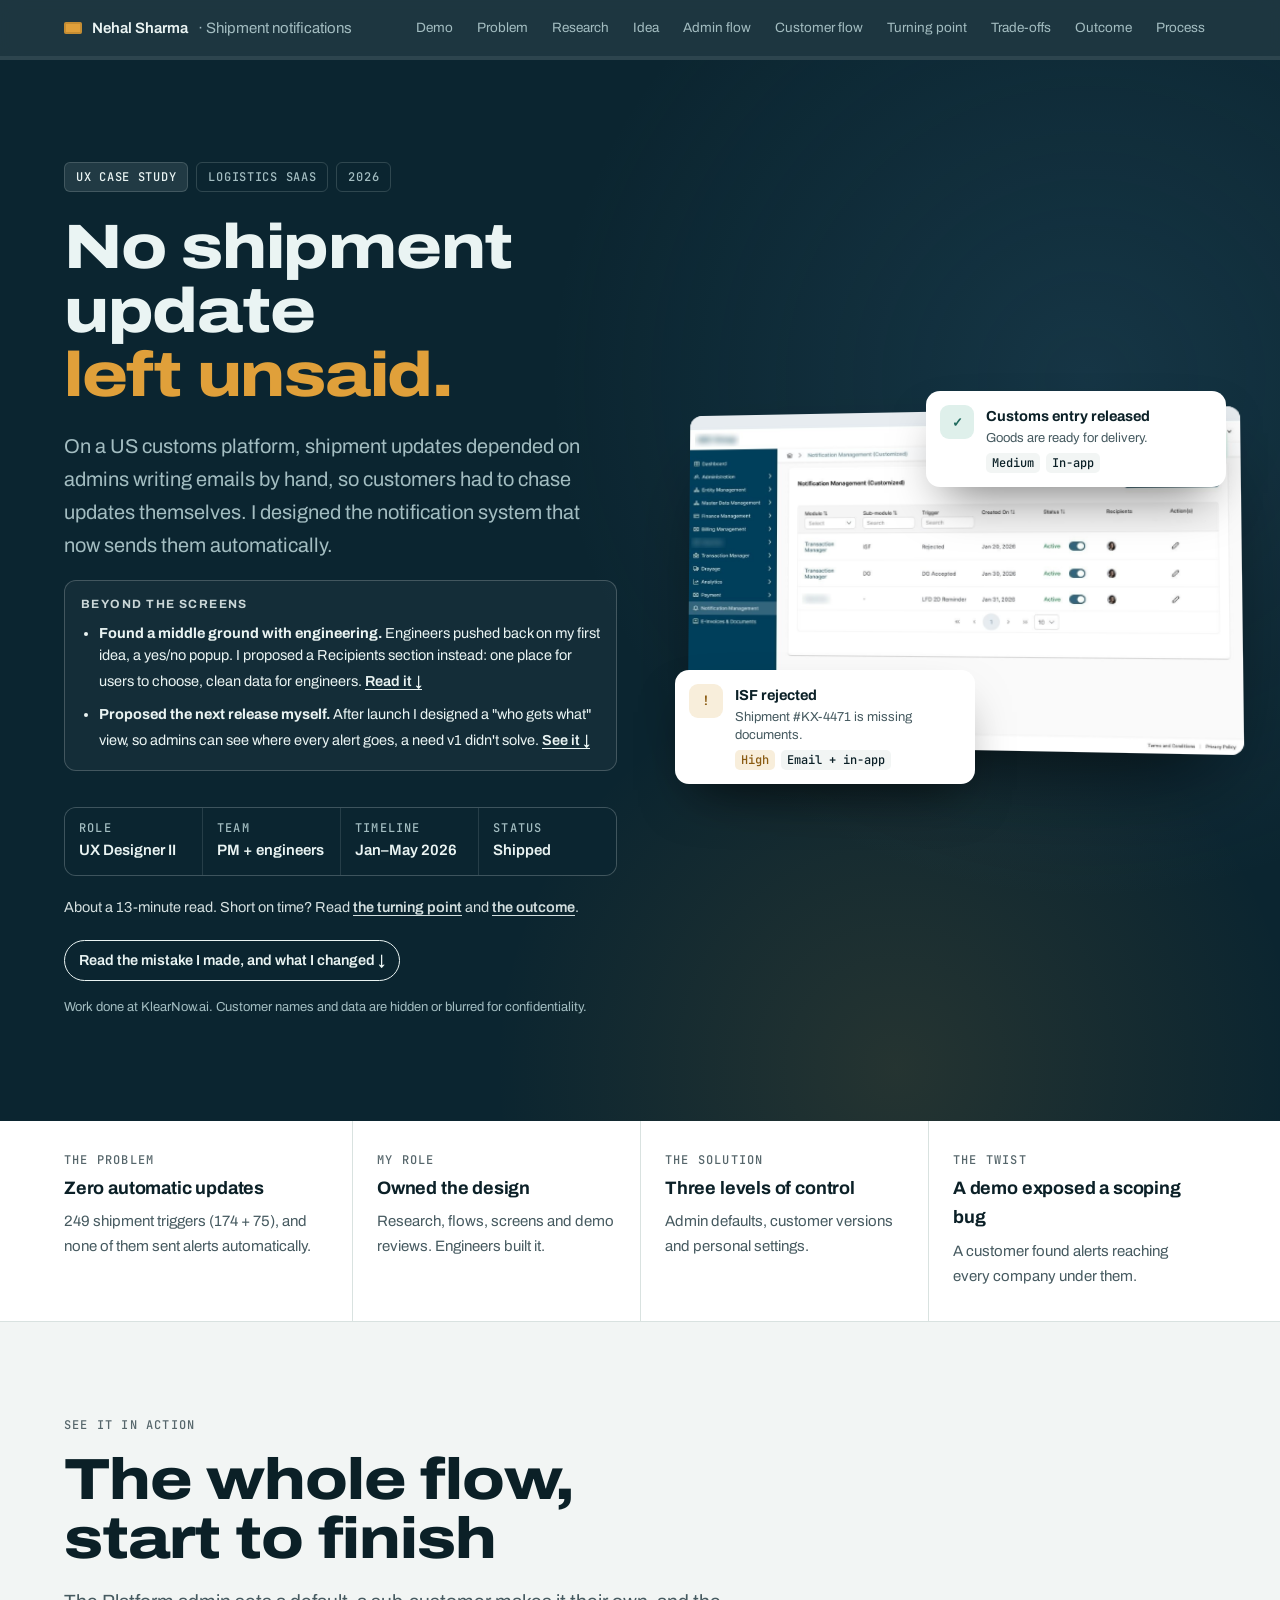
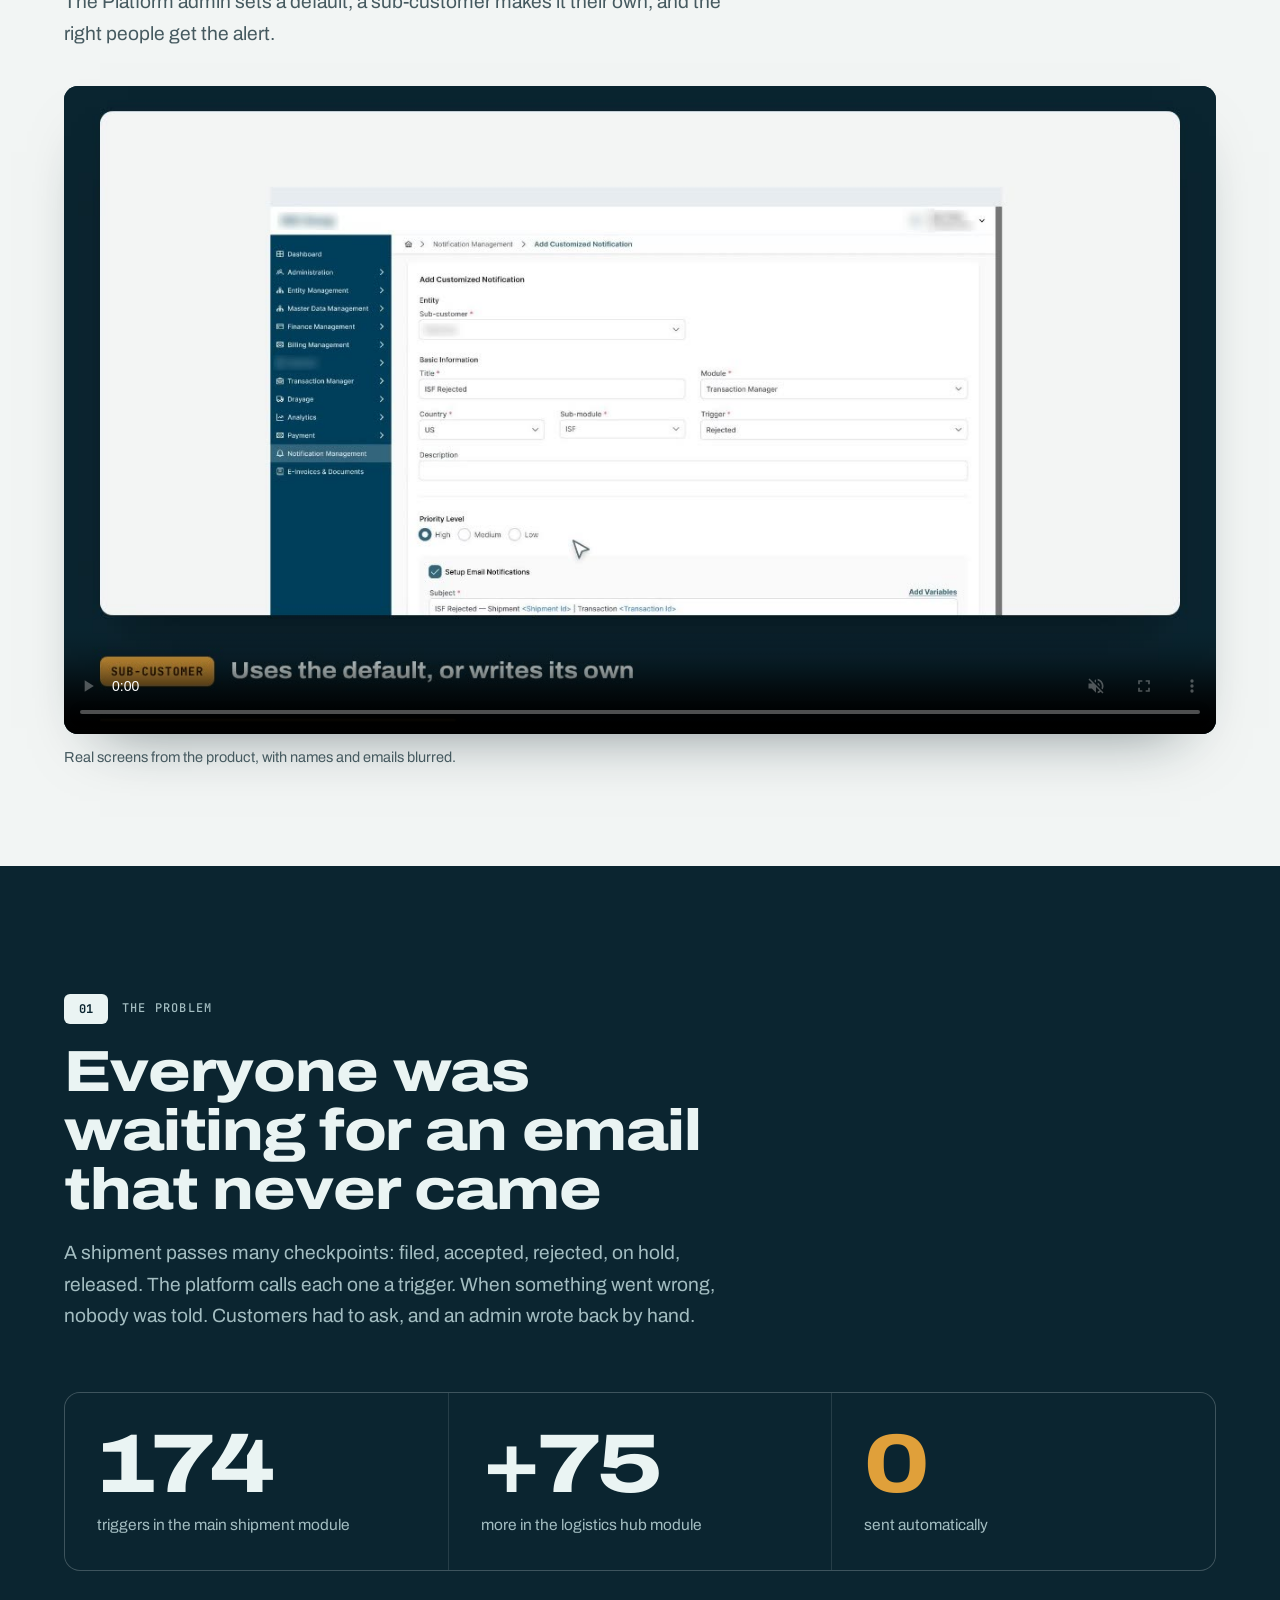
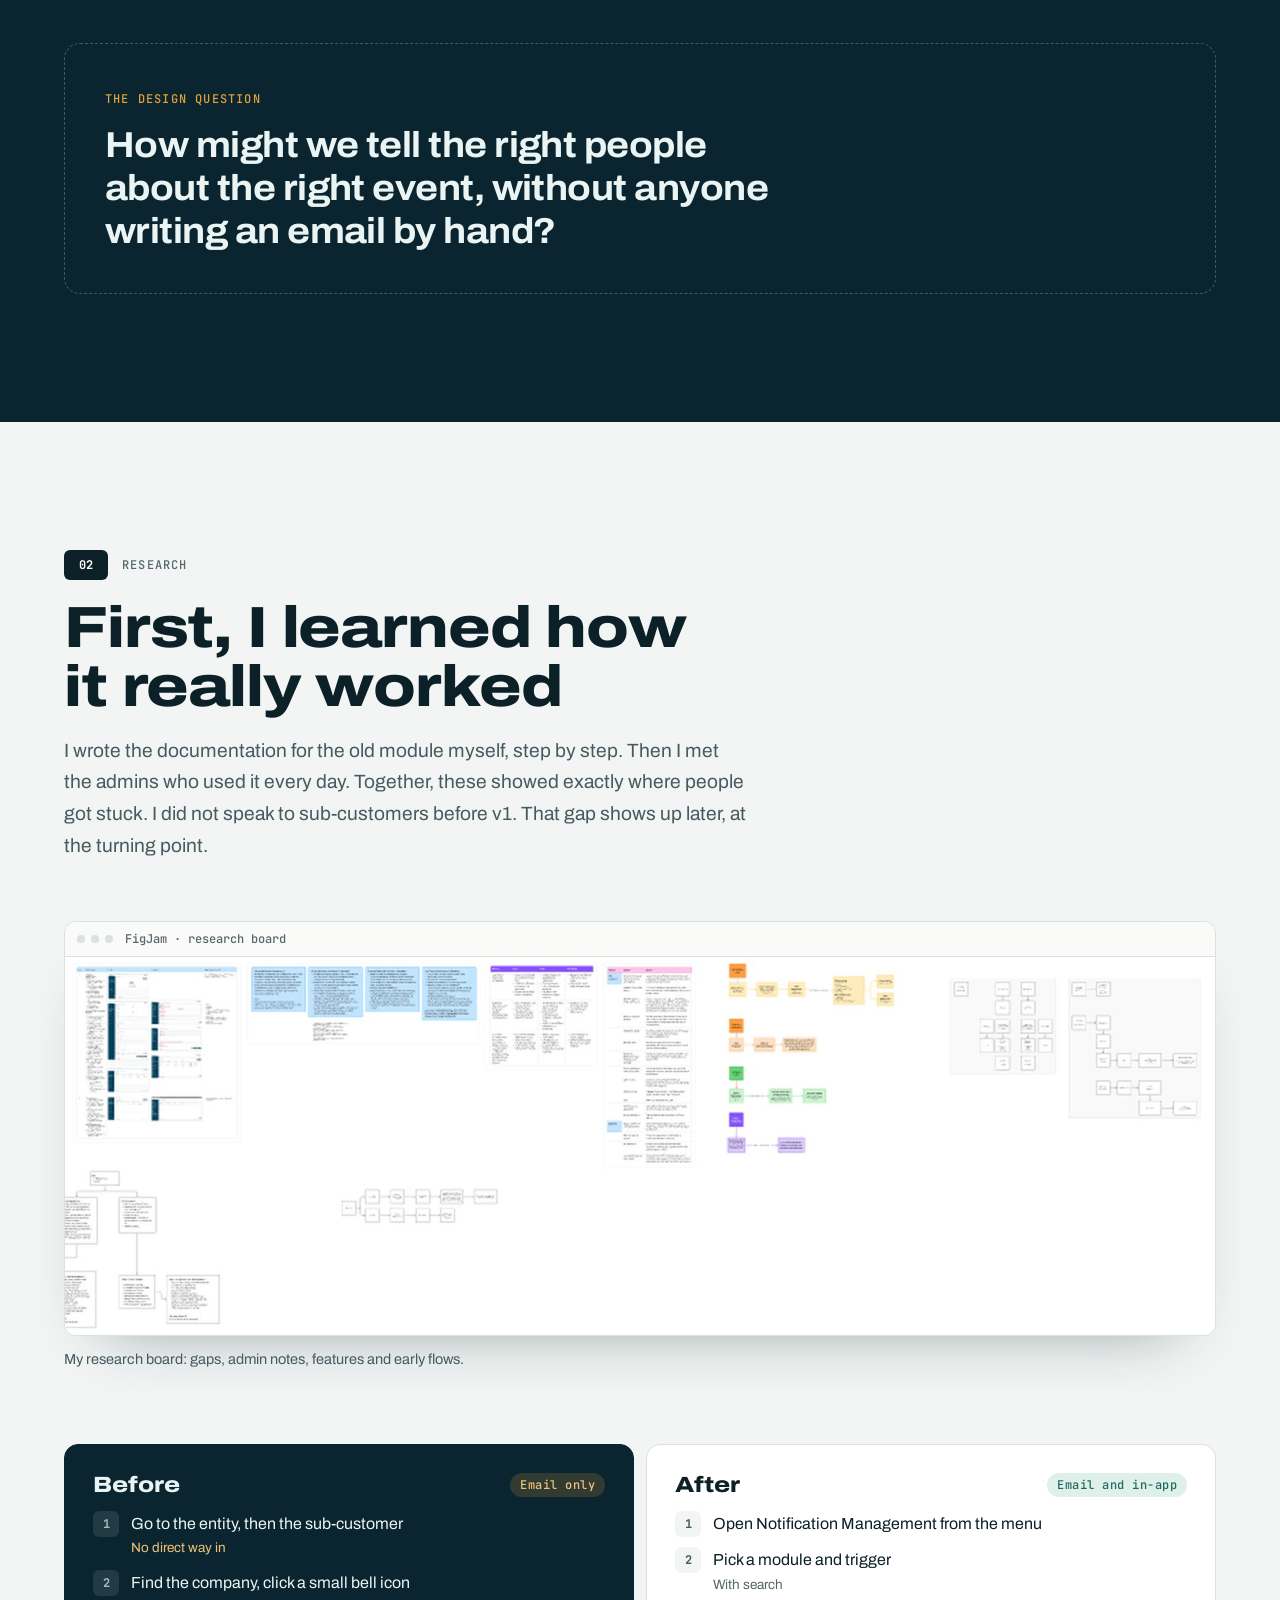
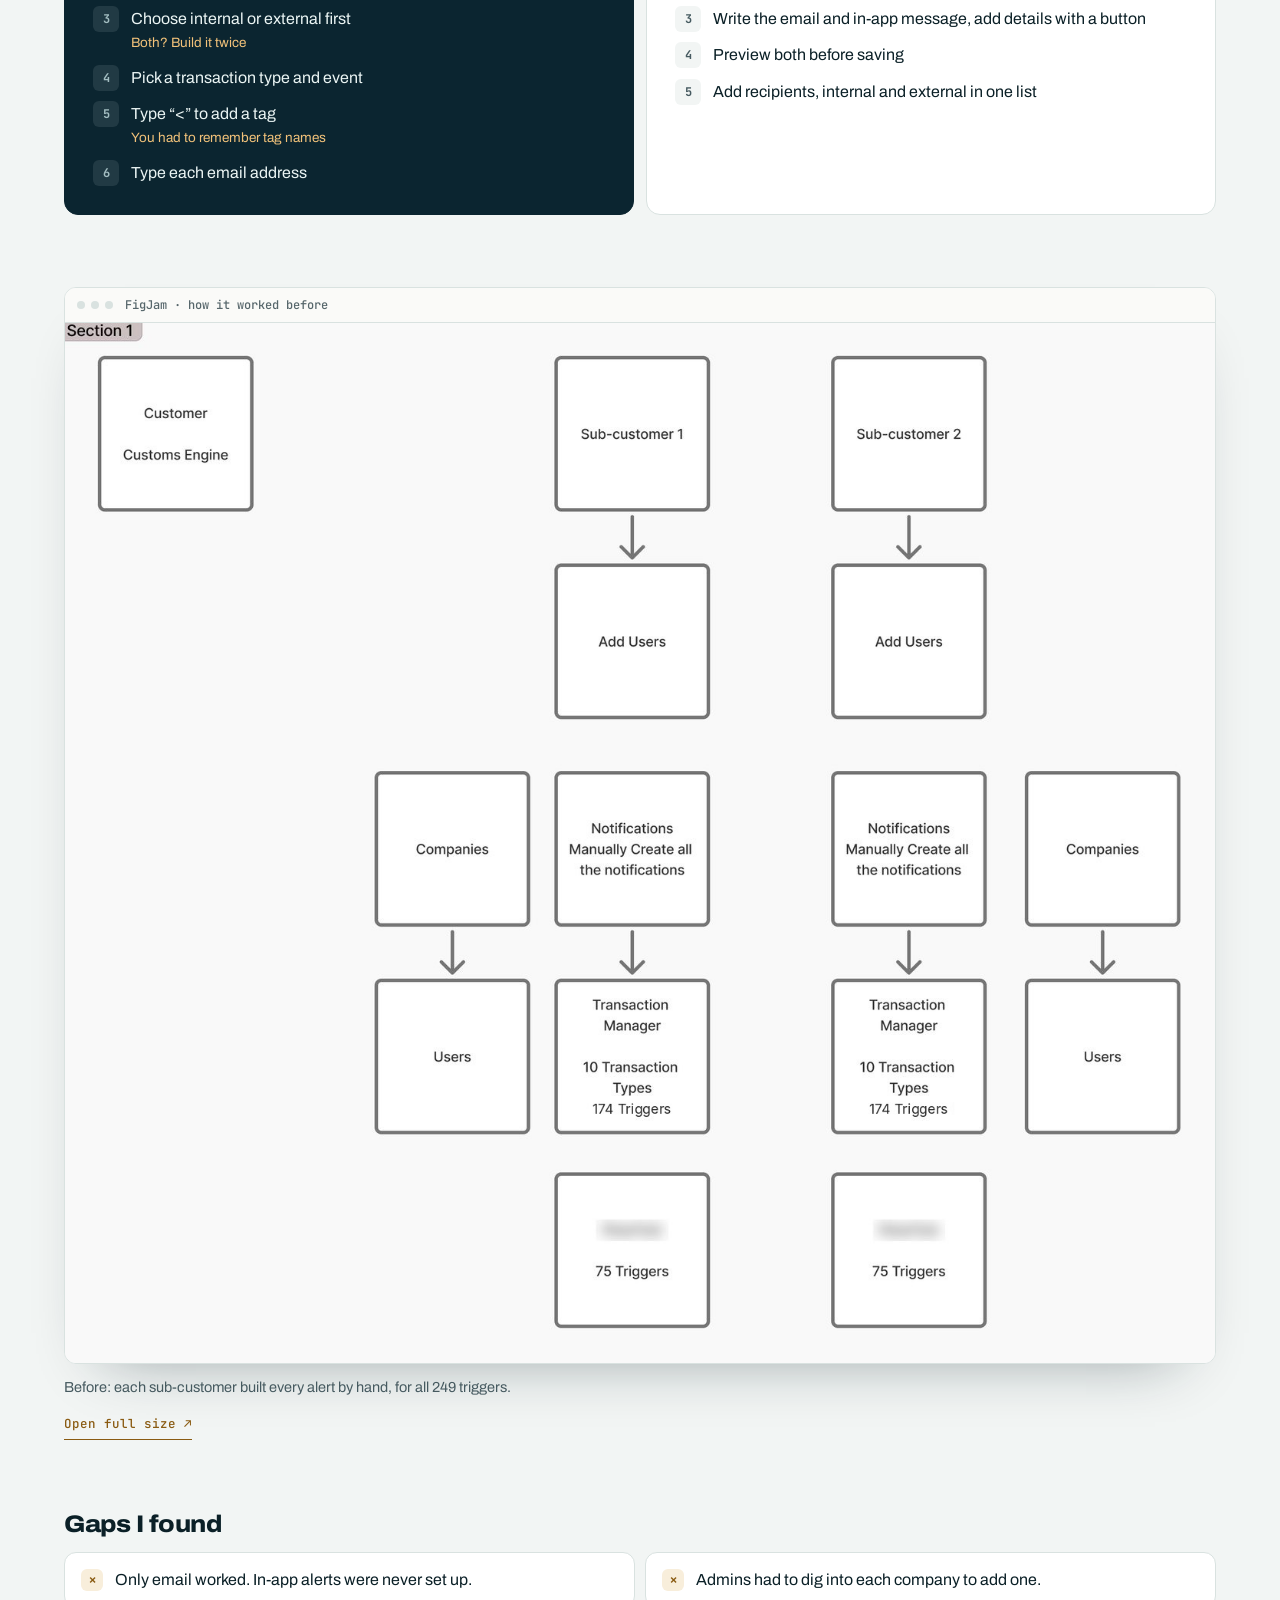
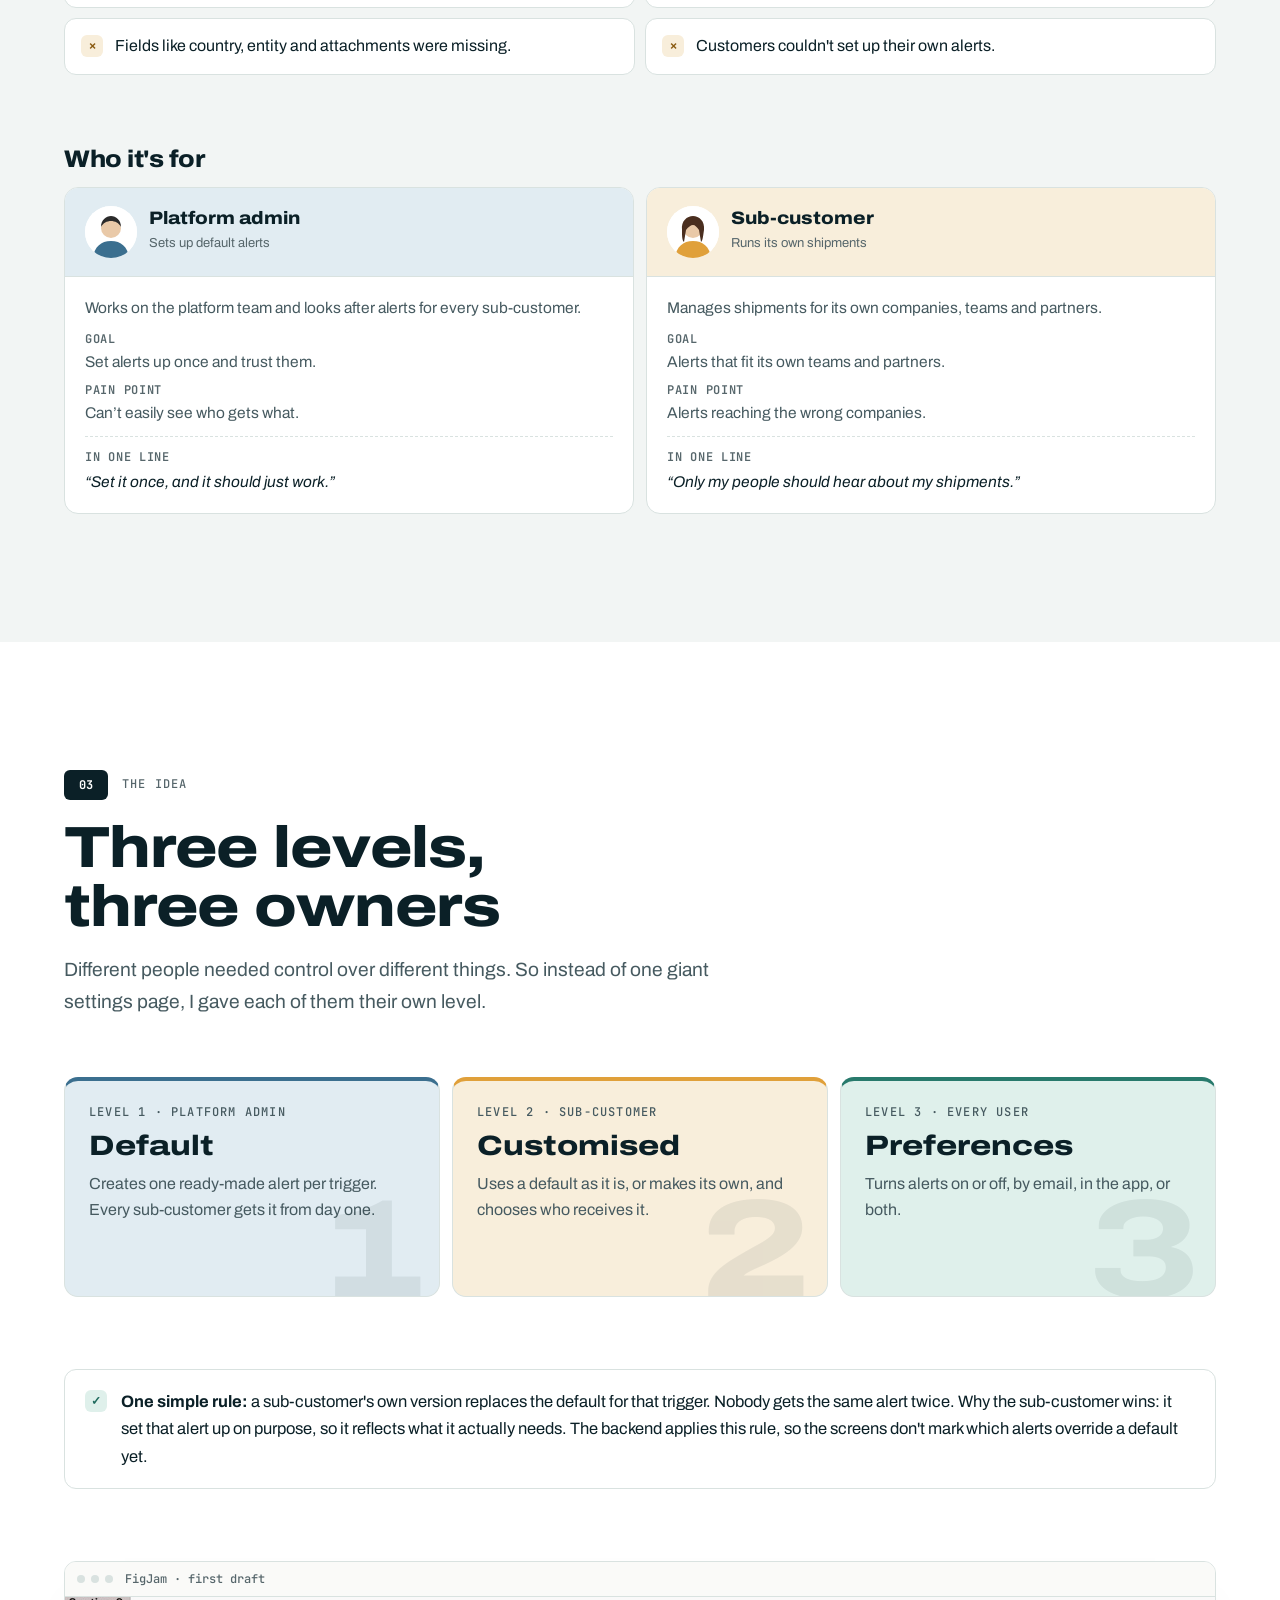
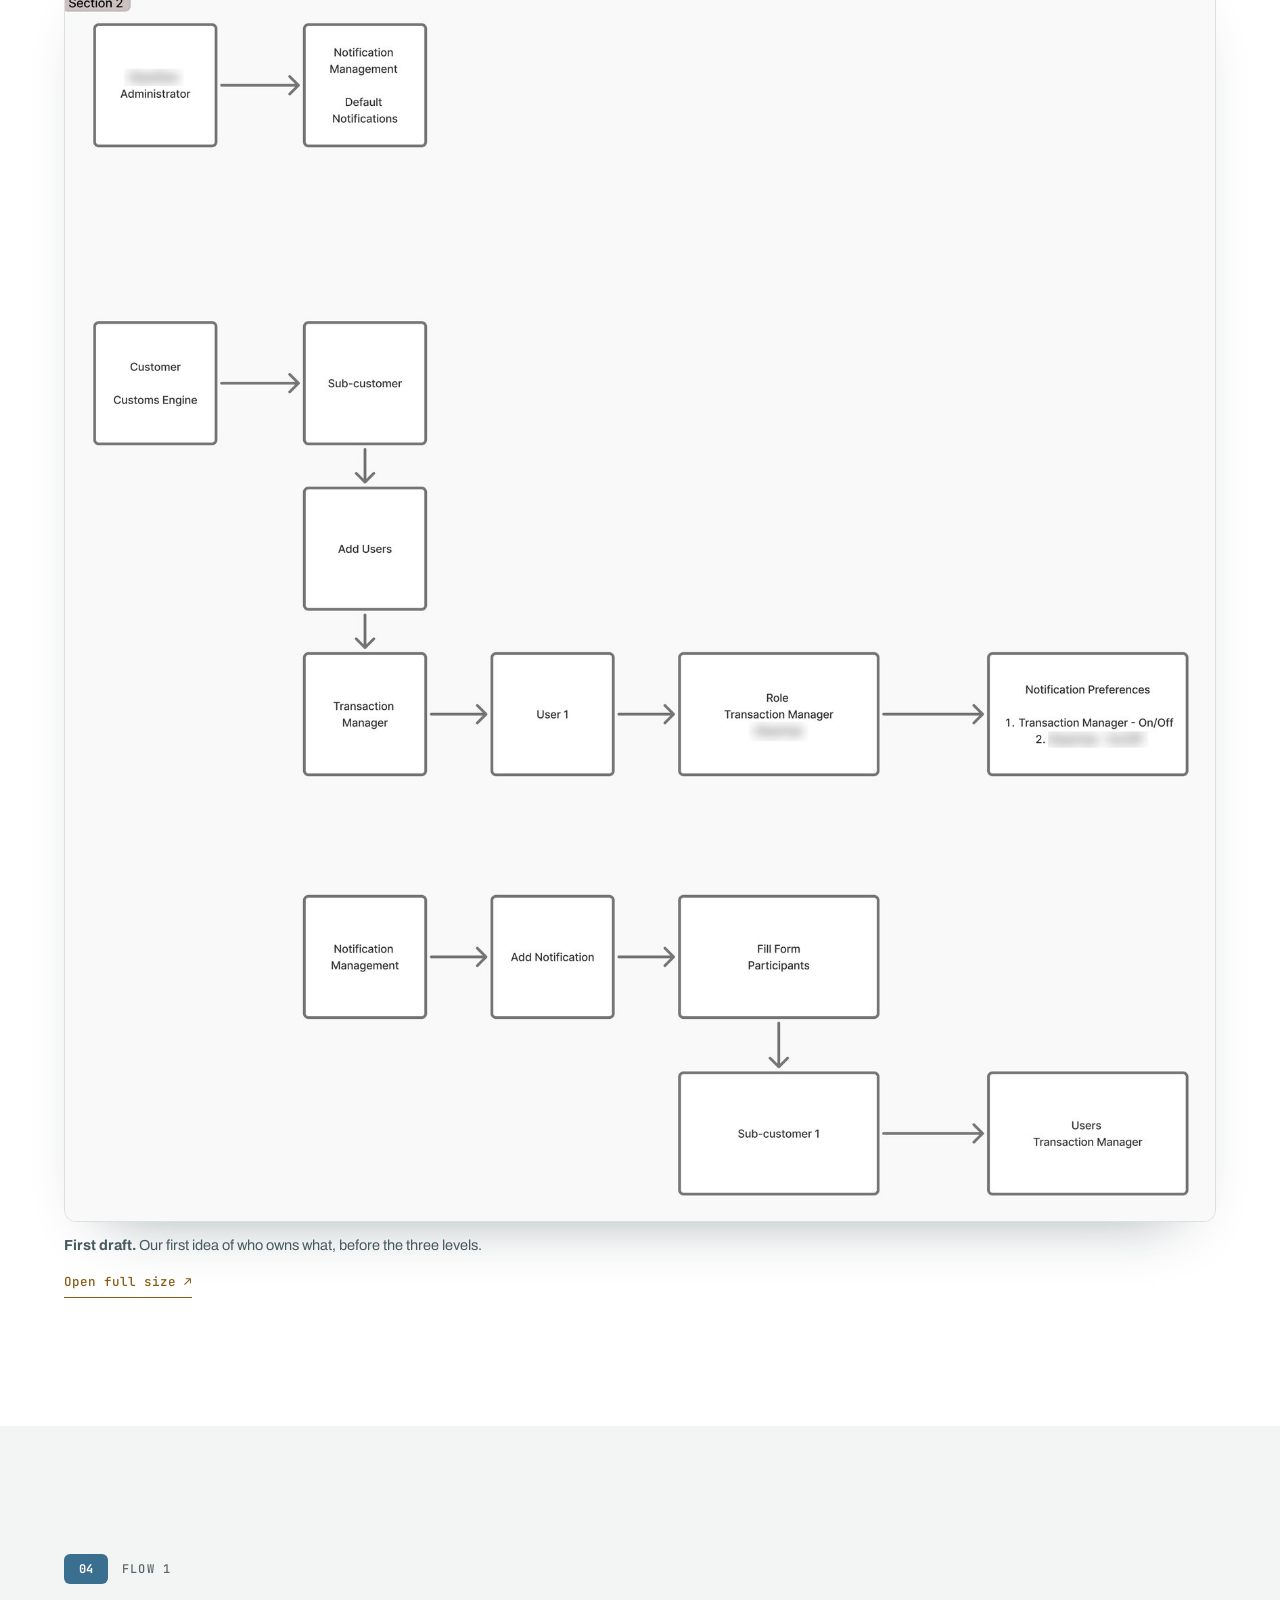
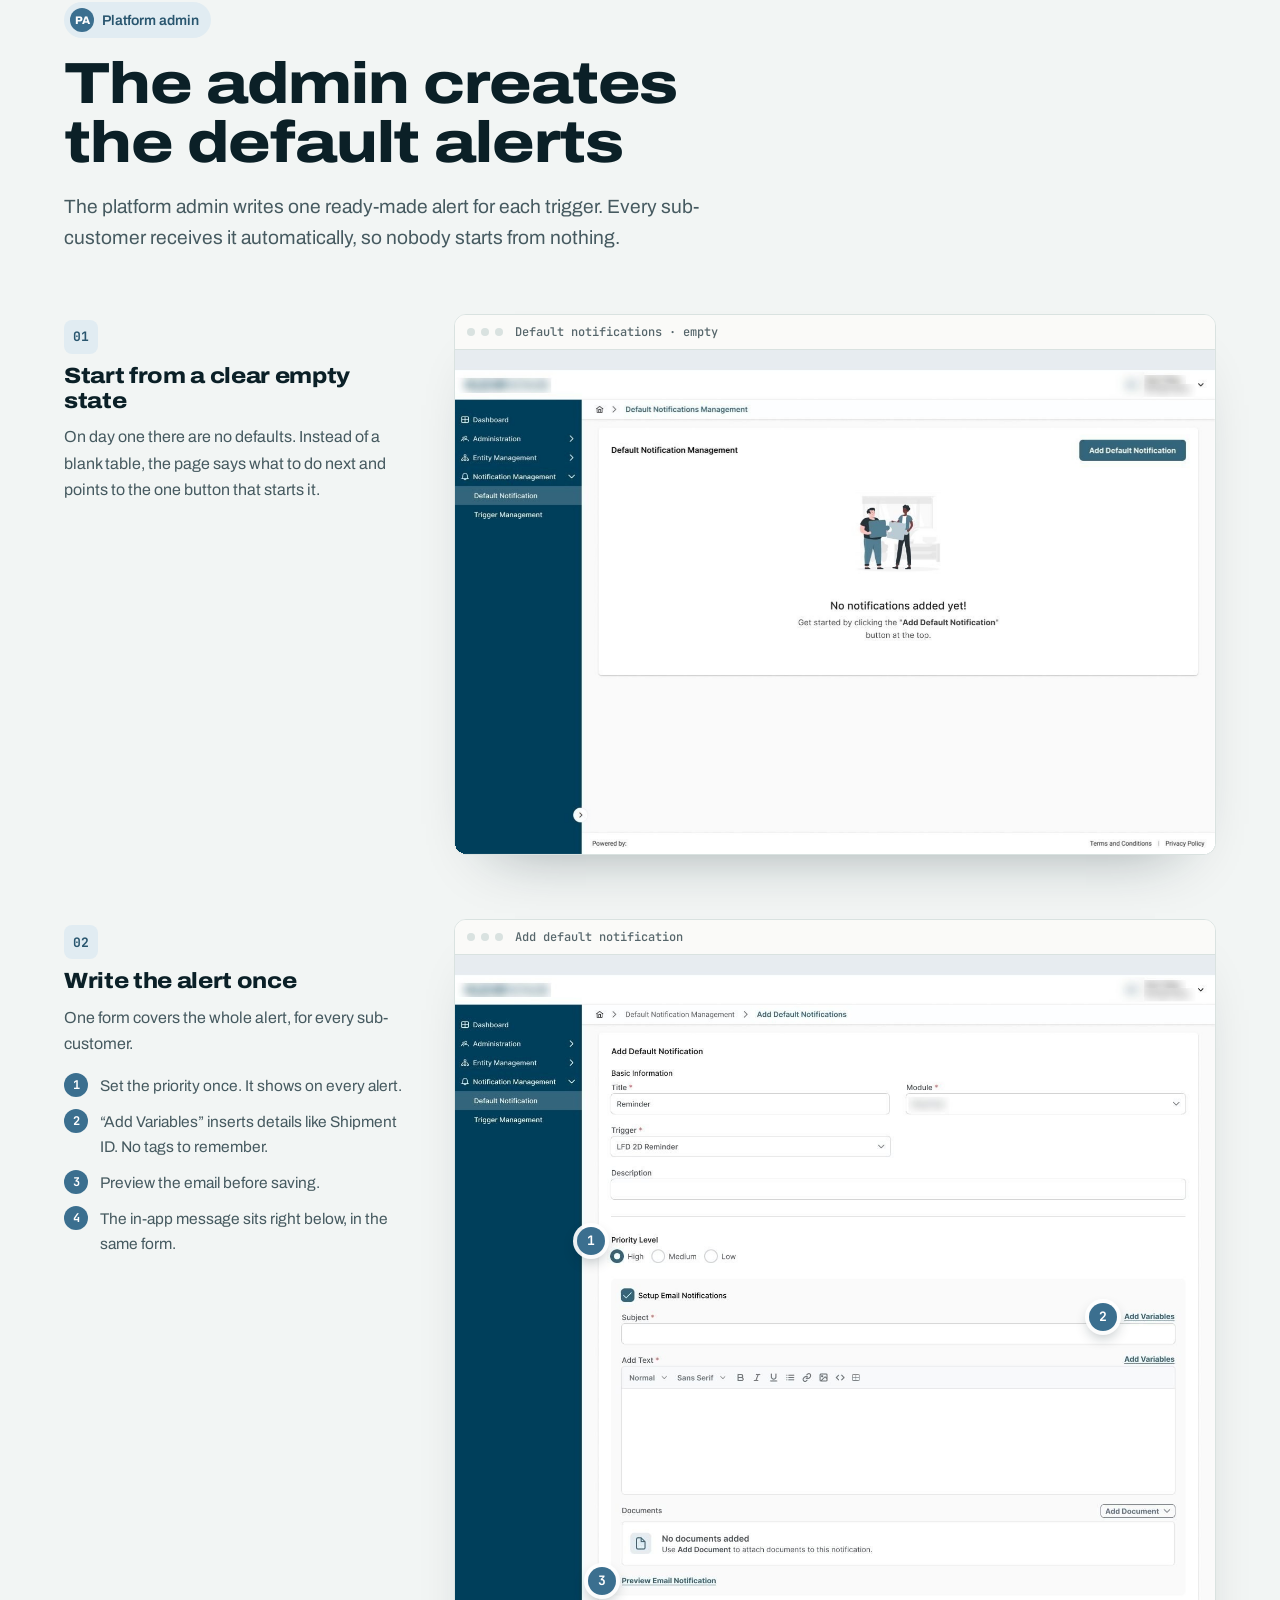
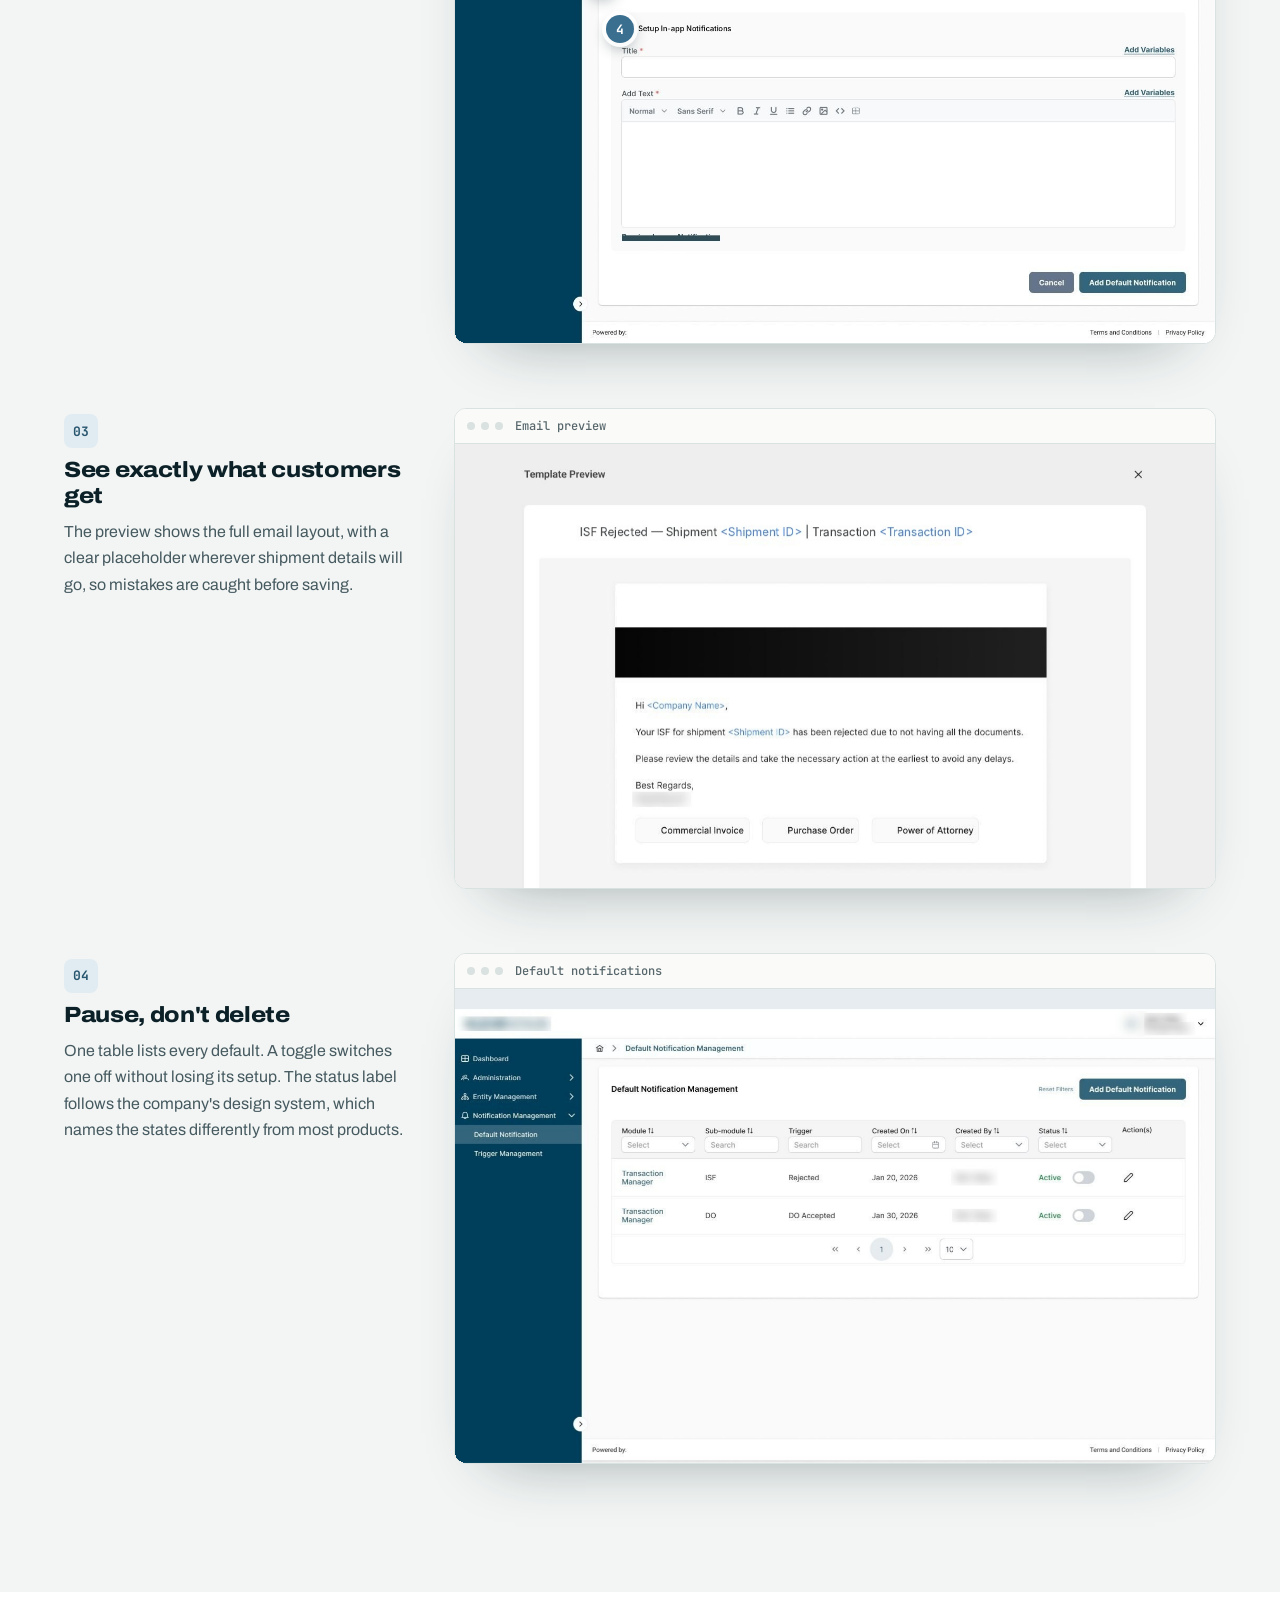
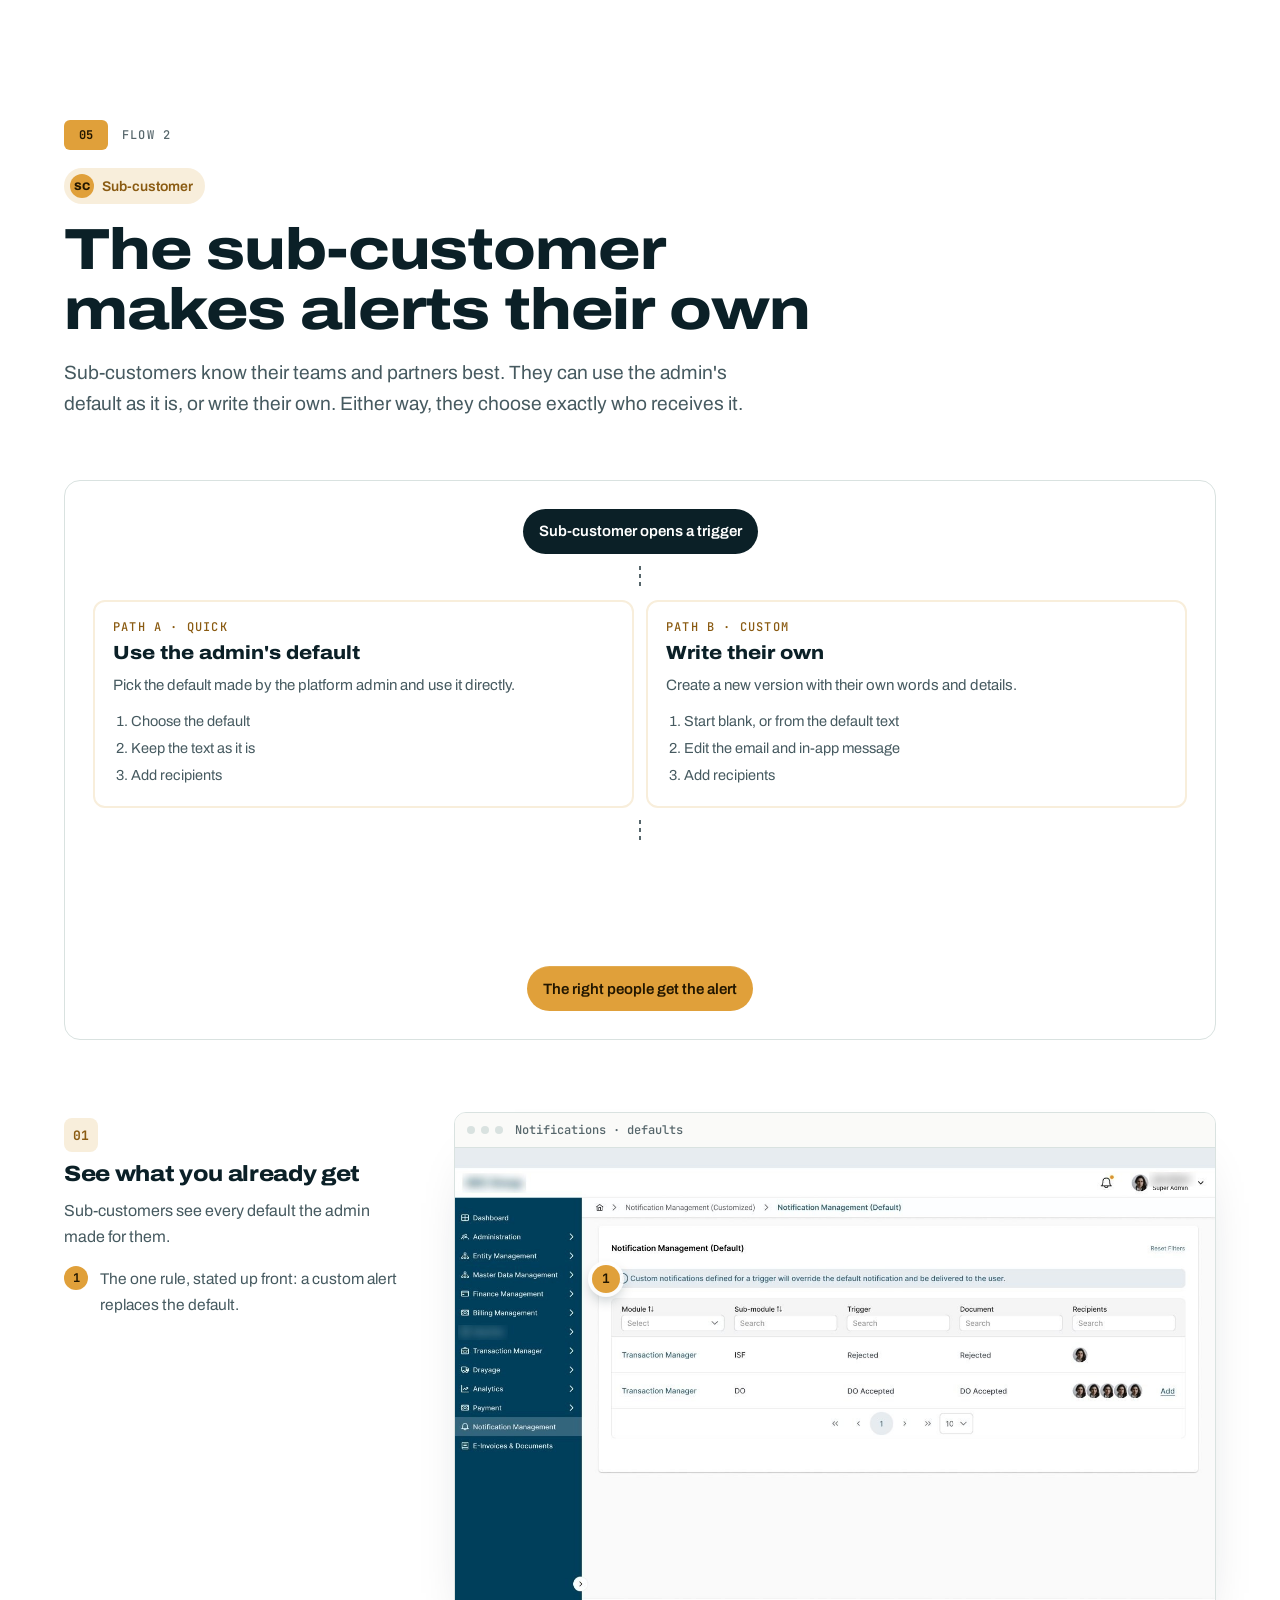
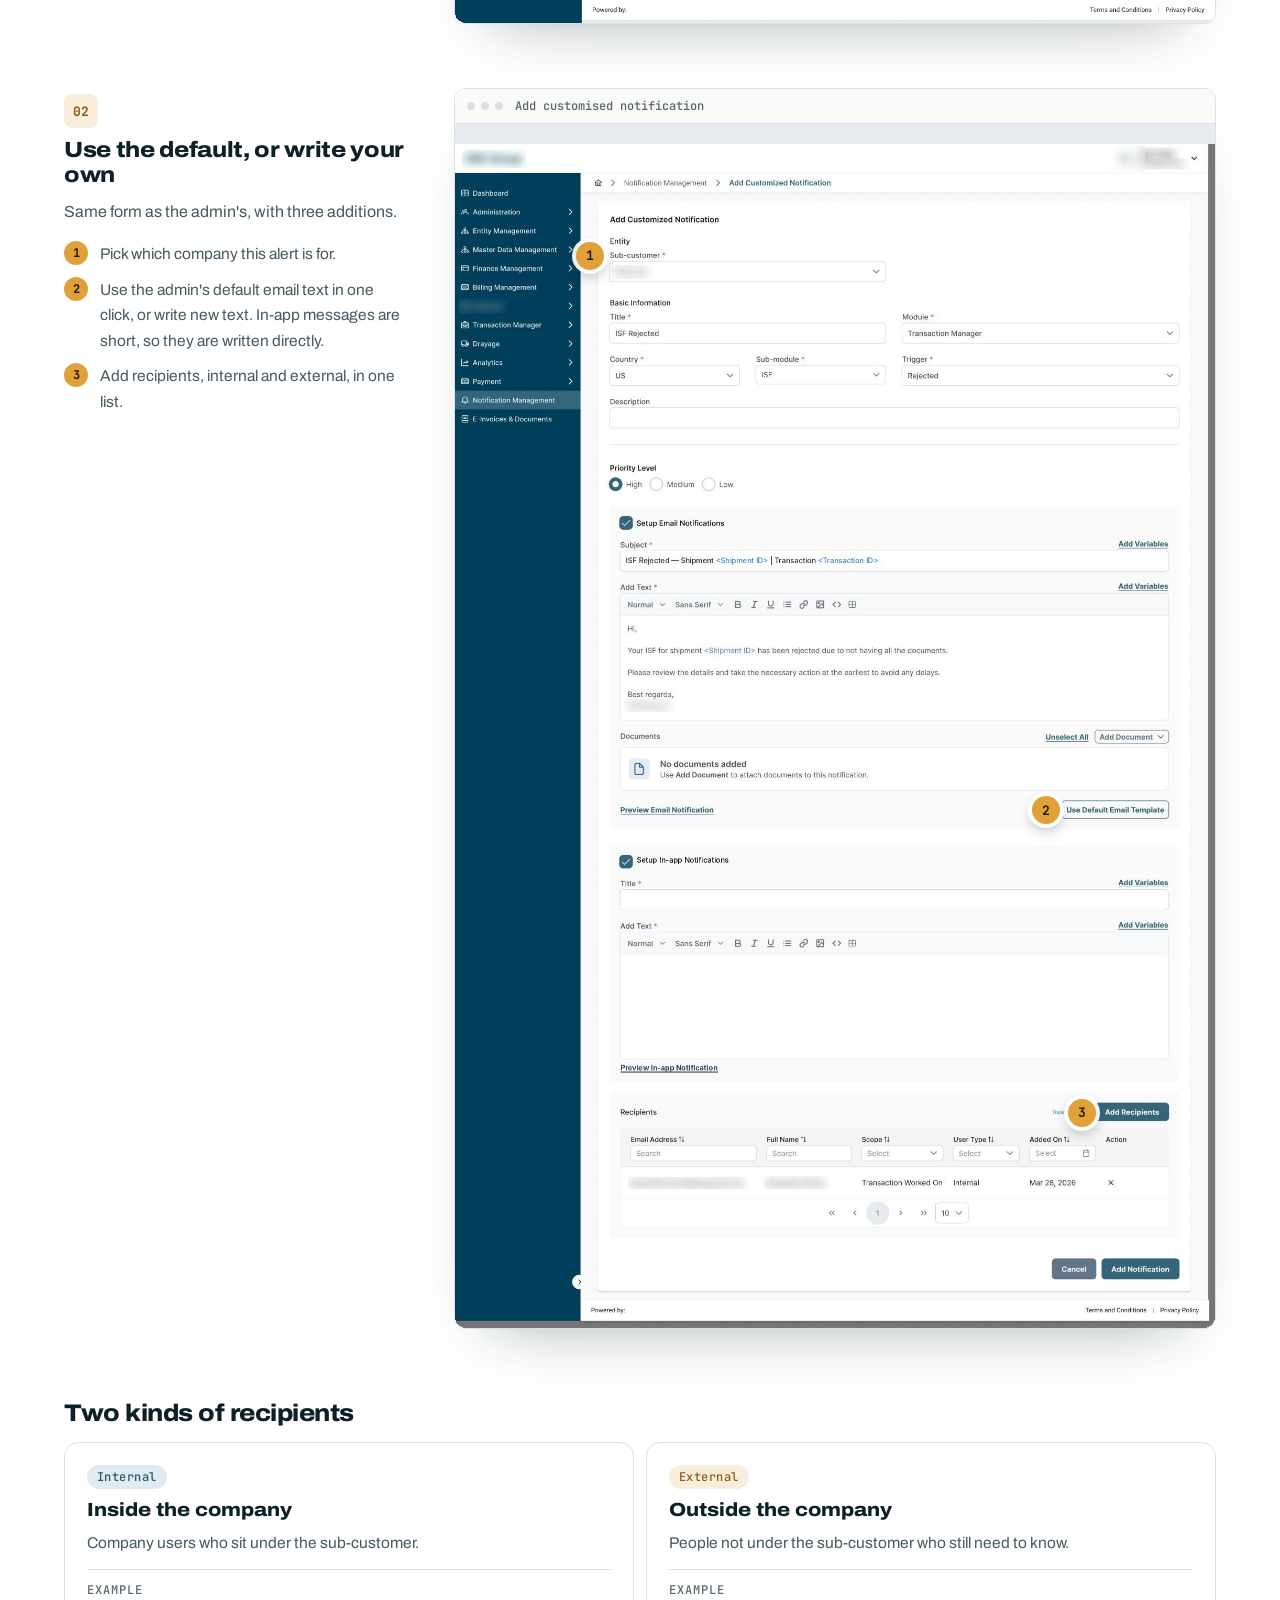
<file: work/notifications/index.html>
<!doctype html>
<html lang="en"><head><meta charset="utf-8"><meta name="viewport" content="width=device-width,initial-scale=1,viewport-fit=cover">
<link rel="icon" href="data:image/svg+xml,%3Csvg xmlns='http://www.w3.org/2000/svg' viewBox='0 0 64 64'%3E%3Crect width='64' height='64' rx='16' fill='%231c1917'/%3E%3Ctext x='32' y='42' text-anchor='middle' font-family='Arial,Helvetica,sans-serif' font-size='28' font-weight='700' fill='%23ffc83d'%3ENS%3C/text%3E%3C/svg%3E">
<title>Shipment notifications · Nehal Sharma</title>
<meta property="og:url" content="https://nehalsharma10.github.io/work/notifications/">
<link rel="canonical" href="https://nehalsharma10.github.io/work/notifications/">
<meta name="description" content="Case study by Nehal Sharma, UX Designer II: an automatic shipment notification system for a US customs platform.">
<meta property="og:title" content="Shipment notifications · Nehal Sharma">
<meta property="og:description" content="How I replaced hand-written update emails with automatic, role-based shipment alerts.">
<meta property="og:image" content="https://nehalsharma10.github.io/work/notifications/img/walkthrough-poster.jpg">
<meta name="twitter:card" content="summary_large_image">
<link rel="preconnect" href="https://fonts.googleapis.com">
<link rel="preconnect" href="https://fonts.gstatic.com" crossorigin>
<link rel="stylesheet" href="https://fonts.googleapis.com/css2?family=Archivo:wdth,wght@62..125,100..900&family=JetBrains+Mono:wght@400;500;700&display=swap">
<style>
/* "Cargo" case study. Industrial, wide display type (Archivo expanded) like the stencil codes on
   shipping containers, corrugated container textures, and a role colour system that runs through
   the whole story: blue = platform admin, orange = sub-customer, green = every user.
   Single-theme by design; every colour is set explicitly. */
:root{
  --paper:#F2F5F4;
  --white:#FFFFFF;
  --ink:#0B2027;
  --ink-2:#465A60;
  --ink-3:#56666B;
  --line:#D9E2E0;
  --night:#0B2530;
  --night-2:#123642;
  --on-night:#EAF4F3;
  --on-night-2:#A3BDC1;
  --admin:#3B6F8F;  --admin-ink:#29566F;  --admin-soft:#E1ECF2;
  --cust:#E0A03A;   --cust-ink:#8A5B12;   --cust-soft:#F8EEDB;  --on-cust:#231700;
  --user:#287A6C;   --user-ink:#1F6A5D;   --user-soft:#DFF0EB;
  --wide:"Archivo", "Arial Black", system-ui, sans-serif;
  --sans:"Archivo", system-ui, -apple-system, "Segoe UI", sans-serif;
  --mono:"JetBrains Mono", ui-monospace, Menlo, monospace;
  --gutter:clamp(16px,5vw,64px);
  --max:1180px;
  color-scheme:light;
}
*,*::before,*::after{box-sizing:border-box}
html{scroll-behavior:smooth;scroll-padding-top:70px}
@media (prefers-reduced-motion:reduce){html{scroll-behavior:auto}*,*::before,*::after{animation:none!important;transition:none!important}}
body{margin:0;background:var(--paper);color:var(--ink);font:400 17px/1.65 var(--sans);font-stretch:100%;-webkit-font-smoothing:antialiased}
img{display:block;max-width:100%;height:auto}
h1,h2,h3{margin:0;font-family:var(--wide);font-stretch:118%;font-weight:800;letter-spacing:-.02em;line-height:1.02;text-wrap:balance}
p{margin:0}
a{color:inherit}
:focus-visible{outline:2px solid var(--cust);outline-offset:3px;border-radius:4px}
.wrap{max-width:calc(var(--max) + var(--gutter)*2);margin-inline:auto;padding-inline:var(--gutter)}
.code{font:500 12px/1.2 var(--mono);letter-spacing:.1em;text-transform:uppercase}
.num{font-variant-numeric:tabular-nums}
.ridges{background-image:repeating-linear-gradient(90deg,rgba(255,255,255,.035) 0 3px,transparent 3px 18px)}

/* ---------- Top bar ---------- */
.bar{position:sticky;top:env(safe-area-inset-top,0px);z-index:40;background:rgba(11,37,48,.92);backdrop-filter:blur(10px);-webkit-backdrop-filter:blur(10px);color:var(--on-night);border-bottom:1px solid rgba(234,244,243,.08)}
.bar .wrap{display:flex;align-items:center;gap:16px;height:56px}
.brand{display:flex;align-items:center;gap:10px;text-decoration:none;font-weight:600;font-size:15px;white-space:nowrap}
.brand i{width:18px;height:12px;border-radius:2px;background:var(--cust);box-shadow:inset 0 0 0 2px rgba(0,0,0,.12)}
.brand span{color:var(--on-night-2);font-weight:400}
@media (max-width:520px){.brand span{display:none}}
.toc{display:none;list-style:none;margin:0 0 0 auto;padding:0;gap:2px}
.toc a{display:block;padding:6px 11px;border-radius:6px;font-size:13.5px;color:var(--on-night-2);text-decoration:none}
.toc a:hover{color:var(--on-night)}
.toc a.on{color:var(--night);background:var(--on-night)}
@media (min-width:1060px){.toc{display:flex}}
.prog{height:3px;background:rgba(234,244,243,.08)}
.prog i{display:block;height:100%;width:0;background:var(--cust)}

/* ---------- Hero ---------- */
.hero{position:relative;background:var(--night);color:var(--on-night);overflow:hidden;padding-block:clamp(56px,8vw,112px) clamp(64px,8vw,112px)}
.hero::before{content:"";position:absolute;inset:0;background:radial-gradient(60% 70% at 85% 30%,rgba(59,111,143,.22),transparent 70%),radial-gradient(45% 55% at 70% 95%,rgba(224,160,58,.12),transparent 70%);pointer-events:none}
.hero .wrap{position:relative;display:grid;gap:clamp(44px,6vw,72px);align-items:center}
@media (min-width:1000px){.hero .wrap{grid-template-columns:minmax(0,1.05fr) minmax(0,1fr)}}
.tagline{display:flex;flex-wrap:wrap;gap:8px}
.tagline span{padding:6px 11px;border-radius:6px;border:1px solid rgba(234,244,243,.16);font:500 12px var(--mono);letter-spacing:.06em;text-transform:uppercase;color:var(--on-night-2)}
.tagline span:first-child{background:rgba(234,244,243,.1);color:var(--on-night)}
.hero h1{margin-top:24px;font-size:clamp(38px,4.9vw,66px)}
.hero h1 em{font-style:normal;color:var(--cust)}
@supports not (-webkit-text-stroke:1px #000){.hero h1 em{color:var(--cust)}}
.hero .lede{margin-top:22px;font-size:clamp(17.5px,1.6vw,20px);color:var(--on-night-2);max-width:52ch}
.facts{margin:36px 0 0;display:grid;grid-template-columns:repeat(2,minmax(0,1fr));gap:1px;background:rgba(234,244,243,.12);border:1px solid rgba(234,244,243,.12);border-radius:12px;overflow:hidden}
@media (min-width:640px){.facts{grid-template-columns:repeat(4,minmax(0,1fr))}}
.facts div{background:var(--night);padding:12px 14px;display:flex;flex-direction:column;gap:2px}
.facts dt{font:500 12px var(--mono);letter-spacing:.1em;text-transform:uppercase;color:var(--on-night-2)}
.facts dd{margin:0;font-weight:600;font-size:15px}
.nda{margin-top:12px;font-size:13px;color:var(--on-night-2)}
/* product collage */
.stage{position:relative;padding:18px 0 40px}
.stage .shot{border-radius:12px;overflow:hidden;background:#fff;box-shadow:0 40px 80px -30px rgba(0,0,0,.7);transform:perspective(1400px) rotateY(-9deg) rotateX(3deg);transform-origin:left center}
@media (max-width:999px){.stage .shot{transform:none}}
.toast{position:absolute;display:grid;grid-template-columns:auto minmax(0,1fr);gap:12px;width:min(300px,78%);padding:14px;border-radius:14px;background:#fff;color:var(--ink);box-shadow:0 24px 50px -18px rgba(0,0,0,.55);animation:float 6s ease-in-out infinite}
.toast .ic{width:34px;height:34px;border-radius:9px;display:grid;place-items:center;font:700 13px var(--mono)}
.toast b{display:block;font-size:14.5px;font-weight:700}
.toast p{font-size:13px;color:var(--ink-2);line-height:1.4}
.toast .meta{margin-top:6px;display:flex;gap:6px;font:500 12px var(--mono)}
.toast .meta span{padding:2px 6px;border-radius:5px;background:var(--paper)}
.t1{left:-14px;bottom:0}
.t1 .ic{background:var(--cust-soft);color:var(--cust-ink)}
.t1 .meta span:first-child{background:var(--cust-soft);color:var(--cust-ink)}
.t2{right:-10px;top:-6px;animation-delay:-3s}
.t2 .ic{background:var(--user-soft);color:var(--user-ink)}
@media (max-width:640px){.t2{display:none}.t1{left:8px}}
@keyframes float{0%,100%{transform:translateY(0)}50%{transform:translateY(-8px)}}

/* ---------- Snapshot band ---------- */
.snap{background:var(--white);border-bottom:1px solid var(--line)}
.snap .wrap{display:grid;gap:0}
@media (min-width:860px){.snap .wrap{grid-template-columns:repeat(4,minmax(0,1fr))}}
.snap .wrap>div{padding:26px 0;display:flex;flex-direction:column;gap:6px;border-bottom:1px solid var(--line)}
.snap .wrap>div:last-child{border-bottom:0}
@media (min-width:860px){.snap .wrap>div{padding:32px 24px;border-bottom:0;border-left:1px solid var(--line)}.snap .wrap>div:first-child{border-left:0;padding-left:0}}
.snap .code{color:var(--ink-3)}
.snap b{font-size:18px;font-weight:700;letter-spacing:-.01em}
.snap p{font-size:15px;color:var(--ink-2)}

/* ---------- Sections ---------- */
.sec{padding-block:clamp(72px,10vw,128px)}
.sec.white{background:var(--white)}
.sec.dark{background:var(--night);color:var(--on-night)}
.chap{display:flex;align-items:center;gap:14px;margin-bottom:18px}
.chap .no{display:grid;place-items:center;min-width:44px;height:30px;padding:0 8px;border-radius:6px;background:var(--ink);color:#fff;font:700 12px var(--mono)}
.dark .chap .no{background:var(--on-night);color:var(--night)}
.chap .code{color:var(--ink-3)}
.dark .chap .code{color:var(--on-night-2)}
.head{max-width:820px;margin-bottom:clamp(36px,5vw,60px)}
.head h2{font-size:clamp(32px,4.6vw,58px)}
.head p{margin-top:18px;font-size:clamp(17px,1.5vw,19.5px);color:var(--ink-2);max-width:62ch}
.dark .head p{color:var(--on-night-2)}
h3.mini{font-size:clamp(20px,2vw,24px);font-stretch:110%;margin-bottom:16px}
.stack{display:grid;gap:clamp(40px,6vw,72px)}
.stack>*{min-width:0}

/* ---------- Process: shipment tracker ---------- */
.tracker{border-radius:20px;background:var(--white);border:1px solid var(--line);box-shadow:0 30px 60px -44px rgba(11,32,39,.35);overflow:hidden}
.tk-head{display:grid;gap:18px;padding:clamp(20px,3vw,28px);background:var(--night);color:var(--on-night)}
@media (min-width:760px){.tk-head{grid-template-columns:minmax(0,1.2fr) repeat(3,minmax(0,1fr));align-items:end}}
.tk-head .code{color:var(--on-night-2)}
.tk-head b{display:block;margin-top:4px;font-size:16px;font-weight:600}
.tk-head .id b{font:800 clamp(20px,2.2vw,26px)/1.1 var(--wide);font-stretch:115%}
.tk-head b.ok{display:flex;align-items:center;gap:8px}
.tk-head .ok i{width:8px;height:8px;border-radius:50%;background:#7FD1AE;box-shadow:0 0 0 4px rgba(127,209,174,.18)}
.tk-bar{height:6px;background:rgba(234,244,243,.12);border-radius:3px;overflow:hidden;grid-column:1/-1}
.tk-bar i{display:block;height:100%;width:100%;background:linear-gradient(90deg,var(--admin),var(--cust) 80%,var(--user))}
.tk-list{list-style:none;margin:0;padding:clamp(18px,3vw,28px) clamp(18px,3vw,28px) 8px}
.tk{position:relative;display:grid;grid-template-columns:32px minmax(0,1fr);gap:0 18px;padding-bottom:26px}
.tk::before{content:"";position:absolute;left:15px;top:30px;bottom:2px;width:2px;background:var(--line)}
.tk:last-child::before{display:none}
.tk .dot{width:32px;height:32px;border-radius:50%;display:grid;place-items:center;background:var(--user-soft);color:var(--user-ink);font:700 13px var(--mono);position:relative;z-index:1}
.tk .body{display:grid;gap:6px 24px;padding-top:3px;min-width:0}
@media (min-width:860px){.tk .body{grid-template-columns:minmax(0,1fr) auto}}
.tk .meta{font:500 12px var(--mono);letter-spacing:.08em;text-transform:uppercase;color:var(--ink-3)}
.tk h3{font-size:clamp(20px,2vw,24px);font-stretch:112%}
.tk p{color:var(--ink-2);font-size:15.5px;max-width:58ch}
.tk .use{display:flex;flex-wrap:wrap;gap:6px;align-content:start}
@media (min-width:860px){.tk .use{grid-row:1/span 3;grid-column:2;justify-content:flex-end;max-width:240px}}
.tk .use span{padding:4px 10px;border-radius:999px;border:1px solid var(--line);font:500 12px var(--mono);color:var(--ink-2)}
.tk.key .dot{background:var(--cust);color:var(--on-cust);box-shadow:0 0 0 6px var(--cust-soft)}
.tk.key .meta{color:var(--cust-ink)}
.tk.key .note{margin-top:4px;padding:10px 14px;border-radius:10px;background:var(--cust-soft);color:var(--ink);font-size:15px}
.tk.done .dot{background:var(--night);color:#fff}

/* frames */
figure{margin:0}
.frame{border-radius:12px;overflow:hidden;background:var(--white);border:1px solid var(--line);box-shadow:0 30px 60px -40px rgba(11,32,39,.45)}
.frame .chrome{display:flex;align-items:center;gap:6px;padding:9px 12px;border-bottom:1px solid var(--line);background:#FAFAF8}
.frame .chrome i{width:8px;height:8px;border-radius:50%;background:var(--line)}
.frame .chrome span{margin-left:6px;font:500 12px var(--mono);color:var(--ink-3);white-space:nowrap;overflow:hidden;text-overflow:ellipsis}
figcaption{margin-top:12px;font-size:14.5px;color:var(--ink-2);max-width:64ch}

/* ---------- Problem (dark) ---------- */
.bigs{display:grid;gap:1px;background:rgba(234,244,243,.12);border-radius:16px;overflow:hidden;border:1px solid rgba(234,244,243,.12)}
@media (min-width:760px){.bigs{grid-template-columns:repeat(3,minmax(0,1fr))}}
.bigs div{background:var(--night);padding:clamp(22px,3vw,32px);display:flex;flex-direction:column;gap:8px}
.bigs b{font:800 clamp(52px,6.5vw,84px)/.95 var(--wide);font-stretch:125%;letter-spacing:-.03em}
.bigs b.hot{color:var(--cust)}
.bigs span{color:var(--on-night-2);font-size:15.5px}
.hmw{padding:clamp(24px,4vw,40px);border-radius:16px;border:1px dashed rgba(234,244,243,.25)}
.hmw .code{color:var(--cust)}
.hmw p{margin-top:12px;font:700 clamp(24px,3vw,36px)/1.2 var(--wide);font-stretch:108%;letter-spacing:-.015em;max-width:30ch}

/* ---------- Research ---------- */
.ba{display:grid;gap:12px}
@media (min-width:880px){.ba{grid-template-columns:1fr 1fr}}
.card{padding:clamp(20px,3vw,28px);border-radius:14px;background:var(--white);border:1px solid var(--line);display:flex;flex-direction:column;gap:14px}
.card.inv{background:var(--night);border-color:var(--night);color:var(--on-night)}
.card header{display:flex;justify-content:space-between;align-items:center;gap:10px;flex-wrap:wrap}
.card header b{font:800 22px var(--wide);font-stretch:118%}
.pill{display:inline-flex;align-items:center;gap:6px;padding:4px 10px;border-radius:999px;font:500 12px var(--mono);letter-spacing:.04em;white-space:nowrap}
.pill.a{background:var(--admin-soft);color:var(--admin-ink)}
.pill.c{background:var(--cust-soft);color:var(--cust-ink)}
.pill.u{background:var(--user-soft);color:var(--user-ink)}
.pill.d{background:rgba(224,160,58,.18);color:#F2C27A}
.steps{list-style:none;margin:0;padding:0;counter-reset:s;display:flex;flex-direction:column;gap:10px}
.steps li{counter-increment:s;display:grid;grid-template-columns:26px minmax(0,1fr);gap:12px;font-size:16px}
.steps li::before{content:counter(s);width:26px;height:26px;border-radius:6px;display:grid;place-items:center;font:700 12px var(--mono);background:var(--paper);color:var(--ink-2)}
.inv .steps li::before{background:rgba(234,244,243,.1);color:var(--on-night-2)}
.steps small{display:block;font-size:13.5px;color:var(--ink-3)}
.inv .steps small{color:#F2C27A}
.gaps{list-style:none;margin:0;padding:0;display:grid;gap:10px}
@media (min-width:760px){.gaps{grid-template-columns:1fr 1fr}}
.gaps li{display:flex;gap:12px;padding:14px 16px;border-radius:12px;background:var(--white);border:1px solid var(--line);font-size:16px}
.mk{flex:none;width:22px;height:22px;margin-top:2px;border-radius:6px;display:grid;place-items:center;font:700 12px var(--mono)}
.mk.x{background:var(--cust-soft);color:var(--cust-ink)}
.mk.ok{background:var(--user-soft);color:var(--user-ink)}
.personas{display:grid;gap:12px}
@media (min-width:860px){.personas{grid-template-columns:repeat(2,minmax(0,1fr))}}
.persona{border-radius:14px;background:var(--white);border:1px solid var(--line);overflow:hidden;display:flex;flex-direction:column}
.persona .top{padding:18px 20px;display:flex;align-items:center;gap:12px;color:var(--ink);border-bottom:1px solid var(--line)}
.persona .av{width:42px;height:42px;border-radius:10px;display:grid;place-items:center;background:var(--pc);color:var(--pon,#fff);font:800 15px var(--wide)}
.persona .top b{display:block;font:800 18px var(--wide);font-stretch:112%}
.persona .top small{color:var(--ink-3);font-size:13px}
.persona .body{padding:18px 20px;display:flex;flex-direction:column;gap:10px;font-size:15.5px;color:var(--ink-2)}
.persona .body strong{color:var(--ink);font-weight:600}

/* ---------- Idea: three levels ---------- */
.levels{display:grid;gap:12px}
@media (min-width:900px){.levels{grid-template-columns:repeat(3,minmax(0,1fr))}}
.level{position:relative;padding:24px;border-radius:14px;color:var(--ink);border:1px solid var(--line);display:flex;flex-direction:column;gap:10px;min-height:220px;overflow:hidden}
.level.a{background:var(--admin-soft);border-top:4px solid var(--admin)}
.level.c{background:var(--cust-soft);border-top:4px solid var(--cust)}
.level.u{background:var(--user-soft);border-top:4px solid var(--user)}
.level .code{color:var(--ink-2)}
.level b{font:800 28px var(--wide);font-stretch:122%}
.level p{font-size:16px;color:var(--ink-2);max-width:34ch}
.level .lv{position:absolute;right:16px;bottom:-24px;font:800 140px/1 var(--wide);font-stretch:125%;opacity:.07}
.rule{display:flex;gap:14px;align-items:flex-start;padding:18px 20px;border-radius:12px;background:var(--white);border:1px solid var(--line);font-size:16.5px}
.rule b{font-weight:700}

/* ---------- Flow sections ---------- */
.flowsec{position:relative}
.flowsec.admin{--on-c:#fff;--c:var(--admin);--ci:var(--admin-ink);--cs:var(--admin-soft)}
.flowsec.cust{--on-c:var(--on-cust);--c:var(--cust);--ci:var(--cust-ink);--cs:var(--cust-soft)}
.flowsec.user{--on-c:#fff;--c:var(--user);--ci:var(--user-ink);--cs:var(--user-soft)}
.flowsec .chap .no{background:var(--c);color:var(--on-c,#fff)}
.who-tag{display:inline-flex;align-items:center;gap:8px;margin-bottom:16px;padding:6px 12px 6px 6px;border-radius:999px;background:var(--cs);color:var(--ci);font-weight:600;font-size:14px}
.who-tag i{width:24px;height:24px;border-radius:50%;background:var(--c);color:var(--on-c,var(--on-cust));display:grid;place-items:center;font:800 11px var(--wide);font-style:normal}
.walk{list-style:none;margin:0;padding:0;display:grid;gap:clamp(36px,5vw,64px)}
.walk>li{display:grid;gap:20px;align-items:start}
@media (min-width:980px){.walk>li{grid-template-columns:minmax(0,1fr) minmax(0,2.2fr);gap:44px}}
.walk .txt{display:flex;flex-direction:column;gap:10px;padding-top:6px}
@media (min-width:980px){.walk .txt{position:sticky;top:96px}}
.walk .n{display:inline-grid;place-items:center;width:34px;height:34px;border-radius:8px;background:var(--cs);color:var(--ci);font:700 13px var(--mono)}
.walk .txt b{font:800 22px/1.15 var(--wide);font-stretch:112%;letter-spacing:-.015em}
.walk .txt p{color:var(--ink-2);font-size:16px}
.pinned{position:relative}
.pin{position:absolute;transform:translate(-50%,-50%);width:28px;height:28px;border-radius:50%;background:var(--c,var(--cust));color:var(--on-c,var(--on-cust));display:grid;place-items:center;font:700 13px/1 var(--mono);box-shadow:0 0 0 4px rgba(255,255,255,.92),0 6px 14px rgba(11,32,39,.3)}
@media (max-width:640px){.pin{width:22px;height:22px;font-size:11px;box-shadow:0 0 0 3px rgba(255,255,255,.92)}}
.notes{list-style:none;margin:6px 0 0;padding:0;display:flex;flex-direction:column;gap:10px}
.notes li{display:grid;grid-template-columns:26px minmax(0,1fr);gap:10px;font-size:15.5px;color:var(--ink-2)}
.notes li span{width:24px;height:24px;border-radius:50%;background:var(--c,var(--cust));color:var(--on-c,var(--on-cust));display:grid;place-items:center;font:700 12px var(--mono)}
/* fork diagram */
.fork{display:grid;gap:12px;align-content:start;padding:clamp(18px,3vw,28px);border-radius:16px;background:var(--white);border:1px solid var(--line)}
.fork .start,.fork .end{justify-self:center;padding:10px 16px;border-radius:999px;font-weight:600;font-size:15px;text-align:center}
.fork .start{background:var(--ink);color:#fff}
.fork .end{background:var(--cust);color:var(--on-cust)}
.fork .paths{display:grid;gap:12px}
@media (min-width:760px){.fork .paths{grid-template-columns:1fr 1fr}}
.fork .path{position:relative;padding:18px;border-radius:12px;border:2px solid var(--cust-soft);display:flex;flex-direction:column;gap:8px}
.fork .path .code{color:var(--cust-ink)}
.fork .path b{font:800 19px/1.2 var(--wide);font-stretch:112%}
.fork .path p{font-size:15px;color:var(--ink-2)}
.fork .path ol{margin:4px 0 0;padding-left:18px;font-size:14.5px;color:var(--ink-2);display:flex;flex-direction:column;gap:3px}
.fork .arrow{justify-self:center;width:2px;height:22px;background:repeating-linear-gradient(180deg,var(--ink-3) 0 4px,transparent 4px 8px)}
.kinds{display:grid;gap:12px}
@media (min-width:820px){.kinds{grid-template-columns:1fr 1fr}}
.kind{padding:22px;border-radius:14px;background:var(--white);border:1px solid var(--line);display:flex;flex-direction:column;gap:10px}
.kind b{font:800 19px var(--wide);font-stretch:112%}
.kind p{font-size:15.5px;color:var(--ink-2)}
.kind dl{margin:4px 0 0;padding-top:12px;border-top:1px solid var(--line);display:flex;flex-direction:column;gap:8px}
.kind dt{font:500 12px var(--mono);letter-spacing:.08em;text-transform:uppercase;color:var(--ink-3)}
.kind dd{margin:2px 0 0;font-size:15.5px}

/* ---------- Turning point ---------- */
.said{padding:clamp(26px,4vw,44px);border-radius:16px;background:var(--night-2);display:flex;flex-direction:column;gap:14px;border-left:6px solid var(--cust)}
.said .code{color:var(--on-night-2)}
.said p{font:800 clamp(26px,3.4vw,42px)/1.12 var(--wide);font-stretch:110%;letter-spacing:-.02em;max-width:26ch}
.said cite{font-style:normal;font-size:14px;color:var(--on-night-2)}
.slider{position:relative;border-radius:12px;overflow:hidden;background:#FAFAFA;aspect-ratio:1200/330;touch-action:pan-y}
.slider img{position:absolute;inset:0;width:100%;height:100%;object-fit:contain;user-select:none;-webkit-user-drag:none}
.slider .after{clip-path:inset(0 0 0 var(--pos,50%))}
.slider .line{position:absolute;top:0;bottom:0;left:var(--pos,50%);width:2px;margin-left:-1px;background:var(--cust);pointer-events:none}
.slider .knob{position:absolute;top:50%;left:var(--pos,50%);width:40px;height:40px;margin:-20px 0 0 -20px;border-radius:10px;background:var(--cust);color:var(--on-cust);display:grid;place-items:center;pointer-events:none;box-shadow:0 8px 20px rgba(224,160,58,.45)}
.slider .knob svg{width:20px;height:20px}
.slider .tg{position:absolute;top:10px;padding:3px 9px;border-radius:5px;font:700 12px var(--mono);pointer-events:none}
.slider .tg.l{left:10px;background:var(--cust-soft);color:var(--cust-ink)}
.slider .tg.r{right:10px;background:var(--user-soft);color:var(--user-ink)}
.slider input{position:absolute;inset:0;width:100%;height:100%;opacity:0;margin:0;cursor:ew-resize}
.hint{margin-top:10px;text-align:center;font-size:13.5px;color:var(--on-night-2)}
.vs{display:grid;gap:12px}
@media (min-width:760px){.vs{grid-template-columns:1fr 1fr}}
.vs div{display:flex;gap:12px;padding:16px 18px;border-radius:12px;background:rgba(234,244,243,.05);border:1px solid rgba(234,244,243,.12);color:var(--on-night-2);font-size:15.5px}
.vs b{color:var(--on-night)}
.dark .mk.x{background:rgba(224,160,58,.2);color:#F2C27A}
.dark .mk.ok{background:rgba(18,162,122,.25);color:#7FE3C2}
.tablewrap{overflow-x:auto;border-radius:12px;border:1px solid rgba(234,244,243,.12)}
table{width:100%;border-collapse:collapse;font-size:15.5px;min-width:540px}
th,td{text-align:left;vertical-align:top;padding:14px 16px;border-bottom:1px solid rgba(234,244,243,.1)}
tbody tr:last-child td{border-bottom:0}
th{font:500 12px var(--mono);letter-spacing:.08em;text-transform:uppercase;color:var(--on-night-2)}
th.win{color:#7FE3C2}
td{color:var(--on-night-2)}
td:first-child{color:var(--on-night);font-weight:600;width:24%}
td:last-child{background:rgba(18,162,122,.08);color:var(--on-night)}

/* ---------- Principles + ending ---------- */
.princ{display:grid;gap:1px;background:var(--line);border:1px solid var(--line);border-radius:14px;overflow:hidden}
@media (min-width:700px){.princ{grid-template-columns:repeat(2,minmax(0,1fr))}}
.princ div:nth-child(5){grid-column:1/-1}
@media (min-width:1200px){.princ{grid-template-columns:repeat(5,minmax(0,1fr))}.princ div:nth-child(5){grid-column:auto}}
.princ div{background:var(--white);padding:22px;display:flex;flex-direction:column;gap:8px}
.princ .code{color:var(--cust-ink)}
.princ b{font:800 18px/1.2 var(--wide);font-stretch:112%}
.princ p{font-size:15px;color:var(--ink-2)}
.wins{list-style:none;margin:0;padding:0;display:grid;gap:12px}
@media (min-width:860px){.wins{grid-template-columns:repeat(3,minmax(0,1fr))}}
.wins li{display:flex;gap:12px;padding:18px;border-radius:12px;background:rgba(234,244,243,.05);border:1px solid rgba(234,244,243,.12);color:var(--on-night-2);font-size:15.5px}
.wins b{color:var(--on-night)}
.learn{display:grid;gap:12px}
@media (min-width:860px){.learn{grid-template-columns:repeat(3,minmax(0,1fr))}}
.learn div{padding:22px;border-radius:12px;border:1px solid rgba(234,244,243,.12);display:flex;flex-direction:column;gap:8px}
.learn .code{color:var(--cust)}
.learn b{font:800 19px/1.2 var(--wide);font-stretch:112%}
.learn p{color:var(--on-night-2);font-size:15.5px}
.end{margin-top:clamp(64px,9vw,112px);padding-top:28px;border-top:1px solid rgba(234,244,243,.12);display:flex;flex-wrap:wrap;justify-content:space-between;align-items:flex-end;gap:16px}
.end p{font:800 clamp(40px,7vw,96px)/.95 var(--wide);font-stretch:125%;letter-spacing:-.03em}
.end p span{color:var(--cust)}
.end small{font-size:14px;color:var(--on-night-2)}

.chart{margin:0}
.chart .frame img{width:100%;background:#F7F7F7}
.chart figcaption{display:flex;flex-wrap:wrap;justify-content:space-between;gap:8px 16px;align-items:baseline}
.zoom{font:500 12.5px var(--mono);color:var(--cust-ink);text-decoration:none;border-bottom:1px solid currentColor;white-space:nowrap}
.zoom{display:inline-flex;align-items:center;min-height:32px;padding-block:6px}
.dark .zoom{color:var(--cust)}
.duo{display:grid;gap:clamp(20px,3vw,32px)}
@media (min-width:900px){.duo{grid-template-columns:minmax(0,1fr) minmax(0,1fr)}}
.duo>*{min-width:0}
.trade{display:grid;gap:16px}
@media (min-width:860px){.trade{grid-template-columns:repeat(2,minmax(0,1fr))}}
.trade .card p{color:var(--ink-2);font-size:15.5px}
.trade .card .tag{font:500 12px var(--mono);letter-spacing:.06em;text-transform:uppercase;color:var(--cust-ink)}
.trade .card h3{font:800 21px/1.2 var(--wide);font-stretch:112%;margin:0}
.trade .swap{display:grid;grid-template-columns:minmax(0,1fr) auto minmax(0,1fr);gap:10px;align-items:center;font-size:14.5px}
.trade .swap span{padding:10px 12px;border-radius:10px;border:1px solid var(--line);background:var(--paper)}
.trade .swap span.new{background:var(--user-soft);border-color:transparent;color:var(--user-ink)}
.trade .swap s{color:var(--ink-3)}
.nums{display:grid;gap:12px}
@media (min-width:600px){.nums{grid-template-columns:repeat(2,minmax(0,1fr))}}
@media (min-width:960px){.nums{grid-template-columns:repeat(3,minmax(0,1fr))}}
.nums div{padding:20px;border-radius:12px;border:1px solid rgba(234,244,243,.12);display:flex;flex-direction:column;gap:6px}
.nums b{font:800 clamp(34px,4vw,44px)/1 var(--wide);font-stretch:118%;color:var(--on-night);font-variant-numeric:tabular-nums}
.nums b small{font-size:.5em;font-stretch:100%}
.nums p{color:var(--on-night-2);font-size:14.5px}
.nums .k{font:500 12px var(--mono);letter-spacing:.08em;text-transform:uppercase;padding:3px 7px;border-radius:99px;align-self:flex-start}
.nums .k.f{background:rgba(47,140,124,.22);color:#9FD3BC}
.heard{display:grid;gap:12px}
@media (min-width:860px){.heard{grid-template-columns:repeat(2,minmax(0,1fr))}}
.heard blockquote{margin:0;padding:22px 24px;border-radius:12px;background:var(--night-2);border-left:4px solid var(--cust);display:flex;flex-direction:column;gap:10px}
.heard p{font:700 clamp(19px,2vw,23px)/1.3 var(--wide);font-stretch:108%;color:var(--on-night)}
.heard cite{font-style:normal;font-size:13.5px;color:var(--on-night-2)}
.nums .k.e{background:rgba(224,160,58,.2);color:#F2C27A}
.fine{font-size:13.5px;color:var(--on-night-2);margin-top:10px}
.measure{width:100%;border-collapse:collapse;font-size:15px;min-width:560px}
.measure th,.measure td{text-align:left;padding:12px 14px;border-bottom:1px solid rgba(234,244,243,.12);vertical-align:top}
.measure th{font:500 12px var(--mono);letter-spacing:.08em;text-transform:uppercase;color:var(--on-night-2)}
.measure td{color:var(--on-night-2);width:auto;background:none}
.measure td:last-child{color:var(--on-night)}
.measure td:first-child{color:var(--on-night);font-weight:600}
@media (max-width:640px){.measure,.measure tbody{display:block;min-width:0}.measure thead{display:none}.measure tr{display:block;padding:14px 16px;border-bottom:1px solid rgba(234,244,243,.12)}.measure tr:last-child{border-bottom:0}.measure td{display:block;padding:3px 0;border:0}.measure td[data-l]::before{content:attr(data-l) " · ";font:500 12px var(--mono);letter-spacing:.08em;text-transform:uppercase;color:var(--cust)}}
.mwrap{overflow-x:auto;border:1px solid rgba(234,244,243,.12);border-radius:12px}
.next{list-style:none;margin:0;padding:0;display:grid;gap:10px}
.next li{display:flex;gap:12px;color:var(--on-night-2);font-size:15.5px}
.next li b{color:var(--on-night)}
.next .n{font:500 12px var(--mono);color:var(--cust);padding-top:3px}
.contact{display:flex;flex-direction:column;gap:6px;align-items:flex-start}
.contact a{color:var(--on-night);font:600 15px var(--sans);text-decoration:none;border-bottom:1px solid var(--cust);word-break:break-all}

/* responsive tiers: S <600, M 600-1023, L 1024-1599, XL 1600+ */
@media (max-width:640px){
  .opts{min-width:0}.opts,.opts tbody{display:block}.opts thead{display:none}
  .opts tr{display:block;padding:14px 16px;border-bottom:1px solid rgba(234,244,243,.1)}
  .opts tr:last-child{border-bottom:0}
  .opts td{display:block;padding:4px 0;border:0;width:auto;background:none}
  .opts td:first-child{padding-bottom:6px}
  .opts td[data-l]::before{content:attr(data-l);display:block;font:500 12px var(--mono);letter-spacing:.08em;text-transform:uppercase;color:var(--on-night-2)}
  .opts td:last-child{margin-top:6px;padding:8px 10px;border-radius:8px;background:rgba(18,162,122,.12)}
  .opts td:last-child::before{color:#9FD3BC}
}
a.zoomable{display:block;cursor:zoom-in;position:relative}
a.zoomable::after{content:"Tap to enlarge ↗";position:absolute;right:8px;bottom:8px;font:500 12px var(--mono);padding:4px 8px;border-radius:99px;background:rgba(11,32,39,.78);color:#fff;opacity:0;transition:opacity .2s}
@media (hover:none),(max-width:900px){a.zoomable::after{opacity:1}}
a.zoomable:hover::after{opacity:1;content:"Open full size ↗"}
@media (min-width:1600px){
  :root{--max:1320px}
  body{font-size:18px}
  .head p,.hero .lede{font-size:20px}
}
@media (min-width:1900px){
  :root{--max:1400px}
}

.route{display:grid;gap:18px}
.route-line{display:flex;align-items:center;gap:12px;font:500 12px var(--mono);letter-spacing:.08em;text-transform:uppercase;color:var(--ink-3)}
.route-line i{flex:1;height:2px;background:repeating-linear-gradient(90deg,var(--ink-3) 0 6px,transparent 6px 12px);position:relative}
.route-line i::after{content:"";position:absolute;right:-2px;top:-4px;width:10px;height:10px;border-radius:50%;background:var(--user)}
.pgrid{display:grid;gap:14px;grid-template-columns:minmax(0,1fr)}
@media (min-width:640px){.pgrid{grid-template-columns:repeat(2,minmax(0,1fr))}.pc.key,.pc.ship{grid-column:1/-1}}
@media (min-width:1000px){.pgrid{grid-template-columns:repeat(3,minmax(0,1fr))}.pc.key{grid-column:span 2}.pc.ship{grid-column:1/-1}}
.pc{position:relative;display:flex;flex-direction:column;gap:10px;padding:clamp(20px,2.4vw,26px);border-radius:16px;background:var(--white);border:1px solid var(--line);min-width:0;transition:transform .2s,box-shadow .2s}
.pc:hover{transform:translateY(-3px);box-shadow:0 22px 40px -30px rgba(11,32,39,.45)}
.pc-top{display:flex;justify-content:space-between;align-items:flex-start;margin-bottom:6px}
.pc-ic{width:44px;height:44px;border-radius:12px;display:grid;place-items:center;background:var(--admin-soft);color:var(--admin-ink)}
.pc-ic svg{width:22px;height:22px;fill:none;stroke:currentColor;stroke-width:1.7;stroke-linecap:round;stroke-linejoin:round}
.pc-n{font:800 clamp(34px,3.6vw,44px)/1 var(--wide);font-stretch:118%;color:transparent;-webkit-text-stroke:1.2px var(--line)}
.pc h3{font-size:clamp(19px,1.8vw,22px);font-stretch:112%}
.pc p{color:var(--ink-2);font-size:15.5px}
.pc-tools{display:flex;flex-wrap:wrap;gap:6px;margin-top:auto;padding-top:6px}
.pc-tools span{padding:4px 10px;border-radius:999px;background:var(--paper);font:500 12px var(--mono);color:var(--ink-2)}
.pc.key{background:var(--cust-soft);border-color:transparent}
.pc.key .pc-ic{background:var(--cust);color:var(--on-cust)}
.pc.key .pc-n{-webkit-text-stroke-color:rgba(138,91,18,.35)}
.pc.key .pc-tools span{background:rgba(255,255,255,.7)}
.pc-note{padding:12px 14px;border-radius:10px;background:var(--white);color:var(--ink)!important;border-left:4px solid var(--cust)}
.pc.ship{background:var(--night);border-color:var(--night);color:var(--on-night)}
.pc.ship .pc-ic{background:rgba(234,244,243,.1);color:var(--on-night)}
.pc.ship .pc-n{-webkit-text-stroke-color:rgba(234,244,243,.25)}
.pc.ship p{color:var(--on-night-2)}
.ship-body{display:grid;gap:16px;align-items:center}
.ship-body h3{margin-bottom:6px}
@media (min-width:860px){.ship-body{grid-template-columns:minmax(0,1.1fr) minmax(0,1.2fr) auto}}
.ship-move{display:flex;align-items:center;gap:10px;flex-wrap:wrap;font-size:15px}
.ship-move span{padding:9px 14px;border-radius:10px;border:1px solid rgba(234,244,243,.16);color:var(--on-night-2)}
.ship-move span.to{background:var(--user);border-color:var(--user);color:#fff;font-weight:600}
.ship-move b{color:var(--cust)}
.ship-status{display:inline-flex;align-items:center;gap:8px;font:500 12.5px var(--mono);color:var(--on-night);white-space:nowrap}
.ship-status i{width:8px;height:8px;border-radius:50%;background:#7FD1AE;box-shadow:0 0 0 4px rgba(127,209,174,.18)}

.dark figcaption{color:var(--on-night-2)}
.ip{background:#fff;color:#1E2A30;font:400 13.5px/1.45 var(--sans)}
.ip-h{display:flex;justify-content:space-between;align-items:center;padding:14px 16px 6px}
.ip-h b{font-size:16px;color:#1F3B4D}
.ip-see{font-size:12px;padding:3px 9px;border:1px solid #1F3B4D;border-radius:6px;color:#1F3B4D}
.ip-tabs{display:flex;gap:18px;padding:8px 16px 0;border-bottom:1px solid #E3E7EA}
.ip-tabs span{padding-bottom:8px;color:#3A4A52}
.ip-tabs span.on{color:#1F3B4D;border-bottom:2px solid #1F3B4D;font-weight:600}
.ip-tabs i{font-style:normal;font-size:11px;background:#EEF1F3;border-radius:4px;padding:0 5px;margin-left:2px}
.ip ul{list-style:none;margin:0;padding:0}
.ip li{display:flex;gap:12px;padding:12px 16px;border-bottom:1px solid #E3E7EA}
.ip li.un{background:#F1F6FA}
.ip-ic{flex:none;width:30px;height:30px;border-radius:50%;background:#E3EAEF;display:grid;place-items:center;font-size:12px;color:#1F3B4D}
.ip li b{display:block;font-size:14px;font-weight:600}
.ip li p{margin:2px 0 6px;color:#46555C}
.ip li p span{font-weight:600;color:#1E2A30}
.ip-meta{display:flex;flex-wrap:wrap;gap:6px;font-size:12px;color:#46555C}
.ip-meta span{padding:1px 8px;border-radius:99px;background:#F1F3F4}
.ip-meta .pr.high{background:#FDECEC;color:#B42318}
.ip-meta .pr.medium{background:#FDF3E1;color:#8A5B12}
.ip-meta .pr.low{background:#E6F2EE;color:#1F6A5D}
.demo{padding-block:clamp(56px,8vw,96px)}
.demo .head{margin-bottom:clamp(24px,3vw,36px)}
.demo figure{margin:0}
.demo video{display:block;width:100%;max-width:100%;height:auto;aspect-ratio:16/9;border-radius:14px;background:var(--night);box-shadow:0 30px 60px -36px rgba(11,32,39,.55)}
.persona .av{width:52px;height:52px;border-radius:50%;flex:none;overflow:hidden;background:var(--white);display:block}
.persona .av svg{display:block;width:100%;height:100%}
.persona .bio{margin:0;color:var(--ink-2)}
.persona dl{margin:0;display:grid;gap:8px}
.persona dt{font:600 12px var(--mono);letter-spacing:.06em;text-transform:uppercase;color:var(--ink-3)}
.persona dd{margin:2px 0 0}
.persona .line{margin:auto 0 0;padding-top:12px;border-top:1px dashed var(--line);font-style:italic;color:var(--ink)}
.persona .line span{display:block;font:600 12px var(--mono);font-style:normal;letter-spacing:.06em;text-transform:uppercase;color:var(--ink-3);margin-bottom:4px}
.lesson{padding:22px 24px;border-radius:14px;border:1px solid rgba(234,244,243,.18);background:var(--night);display:flex;flex-direction:column;gap:8px}
.lesson p{margin:0;font-size:16.5px;color:var(--on-night)}
.concept{display:grid;gap:20px;align-items:start;margin-bottom:clamp(32px,4vw,48px)}
@media (min-width:960px){.concept{grid-template-columns:minmax(0,.8fr) minmax(0,1.2fr)}}
.concept .cx-copy{display:flex;flex-direction:column;gap:12px;min-width:0}
.concept .cx-copy p{margin:0}
.pill-c{display:inline-block;font:600 12px var(--mono);letter-spacing:.06em;text-transform:uppercase;padding:3px 8px;border-radius:6px;background:var(--cust);color:var(--on-cust);margin-right:6px}
.cx-card{background:#fff;color:#1E2A30;border-radius:12px;overflow-x:auto;font-size:14px;min-width:0}
.cx-h{display:flex;justify-content:space-between;align-items:baseline;gap:12px;padding:14px 16px;border-bottom:1px solid #E3E7EA}
.cx-h b{font-size:15px;color:#1F3B4D}.cx-h span{color:#5B6B72;font-size:13px}
.cx-row{display:grid;grid-template-columns:1.2fr 1.5fr .8fr 1fr;gap:10px;padding:11px 16px;border-bottom:1px solid #EEF1F3;min-width:520px;align-items:center}
.cx-th{font-size:12px;color:#5B6B72;background:#F6F8F9}
.src{font-style:normal;font-size:12.5px;padding:2px 8px;border-radius:99px;white-space:nowrap}
.src.cus{background:#FDF3E1;color:#7A4E0C}.src.def{background:#EAF0F4;color:#3A4A52}
.decide{margin:16px 0 0;display:grid;gap:0;border-top:1px solid var(--line)}
.decide div{display:grid;gap:4px 24px;padding:16px 0;border-bottom:1px solid var(--line)}
@media (min-width:760px){.decide div{grid-template-columns:minmax(0,1fr) minmax(0,2fr)}}
.decide dt{font:800 16px/1.3 var(--wide);font-stretch:108%;color:var(--ink)}
.decide dd{margin:0;color:var(--ink-2);font-size:15.5px}
.jump-mistake{display:inline-flex;align-items:center;min-height:40px;margin:14px 0 4px;padding:8px 14px;border-radius:999px;border:1.5px solid currentColor;color:inherit;font-weight:600;font-size:14.5px;text-decoration:none}
.jump-mistake:hover{background:rgba(255,255,255,.08)}
#contact a{display:inline-block;padding-block:8px}
.short-ver{margin:14px 0 0;font-size:14.5px;opacity:.9}
.short-ver a{color:inherit;font-weight:600;text-underline-offset:3px;display:inline-block;padding-block:6px}
.hero-proof{margin-top:18px;padding:14px 16px;border:1px solid rgba(255,255,255,.2);border-radius:12px;background:rgba(255,255,255,.04);max-width:60ch}
.hero-proof .hp-h{margin:0 0 8px;font-size:12px;font-weight:700;letter-spacing:.12em;text-transform:uppercase;opacity:.85}
.hero-proof ul{margin:0;padding-left:18px;display:grid;gap:8px;font-size:14.5px;line-height:1.5}
.hero-proof a{color:inherit;font-weight:600;text-underline-offset:3px;display:inline-block;padding-block:4px}
#disagreement,#who-gets-what{scroll-margin-top:80px}
</style></head><body>
<a class="nk-skip" href="#content">Skip to content</a>

<header class="bar">
  <div class="wrap">
    <a class="brand" href="../../index.html#notifications"><i></i>Nehal Sharma <span>· Shipment notifications</span></a>
    <ul class="toc" id="toc">
            <li><a href="#demo">Demo</a></li>
      <li><a href="#problem">Problem</a></li>
      <li><a href="#research">Research</a></li>
      <li><a href="#idea">Idea</a></li>
      <li><a href="#admin">Admin flow</a></li>
      <li><a href="#customer">Customer flow</a></li>
      <li><a href="#feedback">Turning point</a></li>
      <li><a href="#tradeoffs">Trade-offs</a></li>
      <li><a href="#ending">Outcome</a></li>
      <li><a href="#process">Process</a></li>
    </ul>
  </div>
  <div class="prog" aria-hidden="true"><i id="prog"></i></div>
</header>

<main id="top">
  <section class="hero ridges">
    <div class="wrap">
      <div>
        <div class="tagline"><span>UX case study</span><span>Logistics SaaS</span><span>2026</span></div>
        <h1 id="content" tabindex="-1">No shipment update <em>left unsaid.</em></h1>
        <p class="lede">On a US customs platform, shipment updates depended on admins writing emails by hand, so customers had to chase updates themselves. I designed the notification system that now sends them automatically.</p>
        <div class="hero-proof">
          <p class="hp-h">Beyond the screens</p>
          <ul>
            <li><b>Found a middle ground with engineering.</b> Engineers pushed back on my first idea, a yes/no popup. I proposed a Recipients section instead: one place for users to choose, clean data for engineers. <a href="#disagreement">Read it ↓</a></li>
            <li><b>Proposed the next release myself.</b> After launch I designed a "who gets what" view, so admins can see where every alert goes, a need v1 didn't solve. <a href="#who-gets-what">See it ↓</a></li>
          </ul>
        </div>

        <dl class="facts">
          <div><dt>Role</dt><dd>UX Designer II</dd></div>
          <div><dt>Team</dt><dd>PM + engineers</dd></div>
          <div><dt>Timeline</dt><dd>Jan–May 2026</dd></div>
          <div><dt>Status</dt><dd>Shipped</dd></div>
        </dl>
        <p class="short-ver">About a 13-minute read. Short on time? Read <a href="#feedback">the turning point</a> and <a href="#ending">the outcome</a>.</p>
        <a class="jump-mistake" href="#feedback">Read the mistake I made, and what I changed ↓</a>
        <p class="nda">Work done at KlearNow.ai. Customer names and data are hidden or blurred for confidentiality.</p>
      </div>
      <div class="stage" aria-hidden="true">
        <div class="shot"><img src="img/customized-list.jpg" alt="Customised alert list a sub-customer sees, with each shipment alert switched on or off" width="1440" height="900"></div>
        <div class="toast t1"><span class="ic">!</span><div><b>ISF rejected</b><p>Shipment #KX-4471 is missing documents.</p><div class="meta"><span>High</span><span>Email + in-app</span></div></div></div>
        <div class="toast t2"><span class="ic">✓</span><div><b>Customs entry released</b><p>Goods are ready for delivery.</p><div class="meta"><span>Medium</span><span>In-app</span></div></div></div>
      </div>
    </div>
  </section>

  <div class="snap">
    <div class="wrap">
      <div><span class="code">The problem</span><b>Zero automatic updates</b><p>249 shipment triggers (174 + 75), and none of them sent alerts automatically.</p></div>
      <div><span class="code">My role</span><b>Owned the design</b><p>Research, flows, screens and demo reviews. Engineers built it.</p></div>
      <div><span class="code">The solution</span><b>Three levels of control</b><p>Admin defaults, customer versions and personal settings.</p></div>
      <div><span class="code">The twist</span><b>A demo exposed a scoping bug</b><p>A customer found alerts reaching every company under them.</p></div>
    </div>
  </div>


  <section class="sec demo" id="demo">
    <div class="wrap">
      <div class="head">
        <div class="chap"><span class="code">See it in action</span></div>
        <h2>The whole flow, start to finish</h2>
        <p>The Platform admin sets a default, a sub-customer makes it their own, and the right people get the alert.</p>
      </div>
      <figure>
        <video poster="img/walkthrough-poster.jpg" data-autoplay muted loop playsinline controls preload="none" aria-label="Walkthrough of the notification flow: admin default, sub-customer setup, the alert arriving, and preferences">
          <source src="vid/notifications-walkthrough.mp4" type="video/mp4">
        </video>
        <figcaption>Real screens from the product, with names and emails blurred.</figcaption>
      </figure>
    </div>
  </section>

  <section class="sec dark ridges" id="problem">
    <div class="wrap">
      <div class="head">
        <div class="chap"><span class="no">01</span><span class="code">The problem</span></div>
        <h2>Everyone was waiting for an email that never came</h2>
        <p>A shipment passes many checkpoints: filed, accepted, rejected, on hold, released. The platform calls each one a trigger. When something went wrong, nobody was told. Customers had to ask, and an admin wrote back by hand.</p>
      </div>
      <div class="stack">
        <div class="bigs">
          <div><b class="num">174</b><span>triggers in the main shipment module</span></div>
          <div><b class="num">+75</b><span>more in the logistics hub module</span></div>
          <div><b class="num hot">0</b><span>sent automatically</span></div>
        </div>
        <div class="hmw"><span class="code">The design question</span><p>How might we tell the right people about the right event, without anyone writing an email by hand?</p></div>
      </div>
    </div>
  </section>

  <section class="sec" id="research">
    <div class="wrap">
      <div class="head">
        <div class="chap"><span class="no">02</span><span class="code">Research</span></div>
        <h2>First, I learned how it really worked</h2>
        <p>I wrote the documentation for the old module myself, step by step. Then I met the admins who used it every day. Together, these showed exactly where people got stuck. I did not speak to sub-customers before v1. That gap shows up later, at the turning point.</p>
      </div>
      <div class="stack">
        <figure>
          <div class="frame"><div class="chrome"><i></i><i></i><i></i><span>FigJam · research board</span></div><img src="img/figjam-board.jpg" alt="FigJam board with the gap table, research notes, feature list and flow charts" width="1680" height="552" loading="lazy"></div>
          <figcaption>My research board: gaps, admin notes, features and early flows.</figcaption>
        </figure>
        <div class="ba">
          <div class="card inv">
            <header><b>Before</b><span class="pill d">Email only</span></header>
            <ol class="steps">
              <li><span>Go to the entity, then the sub-customer<small>No direct way in</small></span></li>
              <li><span>Find the company, click a small bell icon</span></li>
              <li><span>Choose internal or external first<small>Both? Build it twice</small></span></li>
              <li><span>Pick a transaction type and event</span></li>
              <li><span>Type “&lt;” to add a tag<small>You had to remember tag names</small></span></li>
              <li><span>Type each email address</span></li>
            </ol>
          </div>
          <div class="card">
            <header><b>After</b><span class="pill u">Email and in-app</span></header>
            <ol class="steps">
              <li><span>Open Notification Management from the menu</span></li>
              <li><span>Pick a module and trigger<small>With search</small></span></li>
              <li><span>Write the email and in-app message, add details with a button</span></li>
              <li><span>Preview both before saving</span></li>
              <li><span>Add recipients, internal and external in one list</span></li>
            </ol>
          </div>
        </div>
        <figure class="chart">
          <div class="frame"><div class="chrome"><i></i><i></i><i></i><span>FigJam · how it worked before</span></div><img src="img/flow-old.jpg" alt="Old system map: each sub-customer manually created every notification, 174 triggers in Transaction Manager plus 75 more" width="1500" height="1355" loading="lazy"></div>
          <figcaption><span>Before: each sub-customer built every alert by hand, for all 249 triggers.</span><a class="zoom" href="img/flow-old.jpg" target="_blank" rel="noopener">Open full size ↗</a></figcaption>
        </figure>
        <div>
          <h3 class="mini">Gaps I found</h3>
          <ul class="gaps">
            <li><span class="mk x">✕</span>Only email worked. In-app alerts were never set up.</li>
            <li><span class="mk x">✕</span>Admins had to dig into each company to add one.</li>
            <li><span class="mk x">✕</span>Fields like country, entity and attachments were missing.</li>
            <li><span class="mk x">✕</span>Customers couldn't set up their own alerts.</li>
          </ul>
        </div>
        <div>
          <h3 class="mini">Who it's for</h3>
          <div class="personas">
            <article class="persona"><div class="top" style="--pc:var(--admin);background:var(--admin-soft)"><span class="av" aria-hidden="true"><svg viewBox="0 0 52 52"><rect width="52" height="52" fill="var(--white)"/><path d="M8 52c1-11 8-17 18-17s17 6 18 17z" fill="var(--admin)"/><circle cx="26" cy="22" r="10" fill="#E9C9A8"/><path d="M16 21c0-7 5-11 10-11s10 4 10 11c-2-4-6-6-10-6s-8 2-10 6z" fill="#2B2B2B"/></svg></span><div><b>Platform admin</b><small>Sets up default alerts</small></div></div><div class="body"><p class="bio">Works on the platform team and looks after alerts for every sub-customer.</p><dl><div><dt>Goal</dt><dd>Set alerts up once and trust them.</dd></div><div><dt>Pain point</dt><dd>Can’t easily see who gets what.</dd></div></dl><p class="line"><span>In one line</span>“Set it once, and it should just work.”</p></div></article>
            <article class="persona"><div class="top" style="--pc:var(--cust);--pon:var(--on-cust);background:var(--cust-soft)"><span class="av" aria-hidden="true"><svg viewBox="0 0 52 52"><rect width="52" height="52" fill="var(--white)"/><path d="M8 52c1-11 8-17 18-17s17 6 18 17z" fill="var(--cust)"/><circle cx="26" cy="22" r="10" fill="#E9C9A8"/><path d="M15 24c-1-9 5-14 11-14s12 5 11 14c-1 6-1 10-3 12l-2-12c-2-3-4-5-6-5s-5 2-7 5l-2 12c-2-2-2-6-2-12z" fill="#4A2E1F"/></svg></span><div><b>Sub-customer</b><small>Runs its own shipments</small></div></div><div class="body"><p class="bio">Manages shipments for its own companies, teams and partners.</p><dl><div><dt>Goal</dt><dd>Alerts that fit its own teams and partners.</dd></div><div><dt>Pain point</dt><dd>Alerts reaching the wrong companies.</dd></div></dl><p class="line"><span>In one line</span>“Only my people should hear about my shipments.”</p></div></article>
          </div>
        </div>
      </div>
    </div>
  </section>

  <section class="sec white" id="idea">
    <div class="wrap">
      <div class="head">
        <div class="chap"><span class="no">03</span><span class="code">The idea</span></div>
        <h2>Three levels, three owners</h2>
        <p>Different people needed control over different things. So instead of one giant settings page, I gave each of them their own level.</p>
      </div>
      <div class="stack">
        <div class="levels">
          <div class="level a"><span class="code">Level 1 · Platform admin</span><b>Default</b><p>Creates one ready-made alert per trigger. Every sub-customer gets it from day one.</p><span class="lv">1</span></div>
          <div class="level c"><span class="code">Level 2 · Sub-customer</span><b>Customised</b><p>Uses a default as it is, or makes its own, and chooses who receives it.</p><span class="lv">2</span></div>
          <div class="level u"><span class="code">Level 3 · Every user</span><b>Preferences</b><p>Turns alerts on or off, by email, in the app, or both.</p><span class="lv">3</span></div>
        </div>
        <div class="rule"><span class="mk ok">✓</span><span><b>One simple rule:</b> a sub-customer's own version replaces the default for that trigger. Nobody gets the same alert twice. Why the sub-customer wins: it set that alert up on purpose, so it reflects what it actually needs. The backend applies this rule, so the screens don't mark which alerts override a default yet.</span></div>
        <figure class="chart">
          <div class="frame"><div class="chrome"><i></i><i></i><i></i><span>FigJam · first draft</span></div><img src="img/flow-new.jpg" alt="First draft of the structure: the platform admin creates defaults, the sub-customer adds notifications and recipients, and each user sets preferences by role" width="1700" height="1809" loading="lazy"></div>
          <figcaption><span><b>First draft.</b> Our first idea of who owns what, before the three levels.</span><a class="zoom" href="img/flow-new.jpg" target="_blank" rel="noopener">Open full size ↗</a></figcaption>
        </figure>
      </div>
    </div>
  </section>

  <section class="sec flowsec admin" id="admin">
    <div class="wrap">
      <div class="head">
        <div class="chap"><span class="no">04</span><span class="code">Flow 1</span></div>
        <span class="who-tag"><i>PA</i>Platform admin</span>
        <h2>The admin creates the default alerts</h2>
        <p>The platform admin writes one ready-made alert for each trigger. Every sub-customer receives it automatically, so nobody starts from nothing.</p>
      </div>
      <ol class="walk">
        <li><div class="txt"><span class="n">01</span><b>Start from a clear empty state</b><p>On day one there are no defaults. Instead of a blank table, the page says what to do next and points to the one button that starts it.</p></div><div class="frame"><div class="chrome"><i></i><i></i><i></i><span>Default notifications · empty</span></div><img src="img/default-empty.jpg" alt="Empty state: No notifications added yet, with a pointer to the Add Default Notification button" width="1440" height="956" loading="lazy"></div></li>
        <li><div class="txt"><span class="n">02</span><b>Write the alert once</b><p>One form covers the whole alert, for every sub-customer.</p><ol class="notes"><li><span>1</span>Set the priority once. It shows on every alert.</li><li><span>2</span>“Add Variables” inserts details like Shipment ID. No tags to remember.</li><li><span>3</span>Preview the email before saving.</li><li><span>4</span>The in-app message sits right below, in the same form.</li></ol></div><div class="frame"><div class="chrome"><i></i><i></i><i></i><span>Add default notification</span></div><div class="pinned"><img src="img/default-add.jpg" alt="Form to add a default notification" width="1440" height="1873" loading="lazy"><span class="pin" style="left:17.92%;top:28.88%">1</span><span class="pin" style="left:85.28%;top:36.57%">2</span><span class="pin" style="left:19.31%;top:63.32%">3</span><span class="pin" style="left:21.67%;top:68.23%">4</span></div></div></li>
        <li><div class="txt"><span class="n">03</span><b>See exactly what customers get</b><p>The preview shows the full email layout, with a clear placeholder wherever shipment details will go, so mistakes are caught before saving.</p></div><div class="frame"><div class="chrome"><i></i><i></i><i></i><span>Email preview</span></div><img src="img/email-preview.jpg" alt="Preview of the email template" width="1200" height="700" loading="lazy"></div></li>
        <li><div class="txt"><span class="n">04</span><b>Pause, don't delete</b><p>One table lists every default. A toggle switches one off without losing its setup. The status label follows the company's design system, which names the states differently from most products.</p></div><div class="frame"><div class="chrome"><i></i><i></i><i></i><span>Default notifications</span></div><img src="img/default-list.jpg" alt="Table of default notifications with on and off toggles" width="1440" height="900" loading="lazy"></div></li>
      </ol>
    </div>
  </section>

  <section class="sec white flowsec cust" id="customer">
    <div class="wrap">
      <div class="head">
        <div class="chap"><span class="no">05</span><span class="code">Flow 2</span></div>
        <span class="who-tag"><i>SC</i>Sub-customer</span>
        <h2>The sub-customer makes alerts their own</h2>
        <p>Sub-customers know their teams and partners best. They can use the admin's default as it is, or write their own. Either way, they choose exactly who receives it.</p>
      </div>
      <div class="stack">
        <div class="fork" aria-label="Two ways a sub-customer can set up an alert">
          <span class="start">Sub-customer opens a trigger</span>
          <span class="arrow"></span>
          <div class="paths">
            <div class="path"><span class="code">Path A · Quick</span><b>Use the admin's default</b><p>Pick the default made by the platform admin and use it directly.</p><ol><li>Choose the default</li><li>Keep the text as it is</li><li>Add recipients</li></ol></div>
            <div class="path"><span class="code">Path B · Custom</span><b>Write their own</b><p>Create a new version with their own words and details.</p><ol><li>Start blank, or from the default text</li><li>Edit the email and in-app message</li><li>Add recipients</li></ol></div>
          </div>
          <span class="arrow"></span>
          <span class="end">The right people get the alert</span>
        </div>
        <ol class="walk">
        <li><div class="txt"><span class="n">01</span><b>See what you already get</b><p>Sub-customers see every default the admin made for them.</p><ol class="notes"><li><span>1</span>The one rule, stated up front: a custom alert replaces the default.</li></ol></div><div class="frame"><div class="chrome"><i></i><i></i><i></i><span>Notifications · defaults</span></div><div class="pinned"><img src="img/customized-defaults.jpg" alt="Sub-customer view of the admin's default notifications" width="1440" height="900" loading="lazy"><span class="pin" style="left:19.86%;top:27.44%">1</span></div></div></li>
        <li><div class="txt"><span class="n">02</span><b>Use the default, or write your own</b><p>Same form as the admin's, with three additions.</p><ol class="notes"><li><span>1</span>Pick which company this alert is for.</li><li><span>2</span>Use the admin's default email text in one click, or write new text. In-app messages are short, so they are written directly.</li><li><span>3</span>Add recipients, internal and external, in one list.</li></ol></div><div class="frame"><div class="chrome"><i></i><i></i><i></i><span>Add customised notification</span></div><div class="pinned"><img src="img/customized-add.jpg" alt="Form to add a customised notification with recipients" width="1451" height="2300" loading="lazy"><span class="pin" style="left:17.78%;top:10.91%">1</span><span class="pin" style="left:77.74%;top:56.96%">2</span><span class="pin" style="left:82.56%;top:82.09%">3</span></div></div></li>
        </ol>
        <div>
          <h3 class="mini">Two kinds of recipients</h3>
          <div class="kinds">
            <article class="kind"><span class="pill a" style="align-self:flex-start">Internal</span><b>Inside the company</b><p>Company users who sit under the sub-customer.</p><dl><div><dt>Example</dt><dd>The import manager.</dd></div><div><dt>How they're added</dt><dd>Pick the company, then choose people from its user list.</dd></div></dl></article>
            <article class="kind"><span class="pill c" style="align-self:flex-start">External</span><b>Outside the company</b><p>People not under the sub-customer who still need to know.</p><dl><div><dt>Example</dt><dd>A trucking partner who must book a pickup.</dd></div><div><dt>How they're added</dt><dd>Added by email address.</dd></div></dl></article>
          </div>
        </div>
      </div>
    </div>
  </section>

  <section class="sec dark" id="feedback">
    <div class="wrap">
      <div class="head">
        <div class="chap"><span class="no">06</span><span class="code">The turning point</span></div>
        <h2>The scoping bug I should have caught</h2>
        <p>In v1, I designed recipients as a flat list of typed email addresses. I had not mapped how companies sit under a sub-customer, so an alert could not be scoped to one company, and everyone on the list heard about every company. My own sub-customer persona named this risk, and I still missed it in the model. A customer caught it when I demoed v1.</p>
      </div>
      <div class="stack">
        <div class="said" style="margin:0"><span class="code">Finding from the v1 demo</span><p>Alerts reached every company under the sub-customer, not only the one they were meant for.</p></div>
        <div class="lesson"><span class="code">What I do differently now</span><p>Before any screen, I map who can see what: entity, then sub-customer, then company, then user. Every flow gets checked against that map. v2's company picker came straight out of this.</p></div>
        <div>
          <div class="slider" id="slider" style="--pos:50%">
            <img src="img/rec-before.jpg" alt="v1: recipients typed into one email field" width="1200" height="330">
            <img class="after" src="img/rec-after.jpg" alt="v2: a recipients table with name, scope and user type" width="1200" height="330">
            <span class="tg l">v1</span><span class="tg r">v2</span><span class="line"></span>
            <span class="knob"><svg viewBox="0 0 24 24" aria-hidden="true"><path d="M9 6l-6 6 6 6M15 6l6 6-6 6" fill="none" stroke="currentColor" stroke-width="2" stroke-linecap="round" stroke-linejoin="round"/></svg></span>
            <input type="range" min="0" max="100" value="50" aria-label="Drag to compare v1 and v2 recipients">
          </div>
          <p class="hint">Drag to compare v1 and v2</p>
        </div>
        <div class="vs">
          <div><span class="mk x">✕</span><span><b>v1:</b> typed addresses with no names, no internal or external tag, and no company.</span></div>
          <div><span class="mk ok">✓</span><span><b>v2:</b> one Add Recipients button. Each person gets a scope, a user type, and the exact companies they should hear about.</span></div>
        </div>
        <figure class="chart">
          <div class="frame"><div class="chrome"><i></i><i></i><i></i><span>v2 · add recipients</span></div><img src="img/rec-company.jpg" alt="Add Recipients in v2: a Companies column with a dropdown grouped by sub-customer, and the saved result with a company chosen for each recipient" width="3084" height="645" loading="lazy"></div>
          <figcaption><span>The fix: a Companies picker for each recipient, grouped by sub-customer.</span><a class="zoom" href="img/rec-company.jpg" target="_blank" rel="noopener">Open full size ↗</a></figcaption>
        </figure>
        <div>
          <h3 class="mini">Two options I compared</h3>
          <div class="tablewrap">
            <table class="opts">
              <thead><tr><th></th><th>Option 1</th><th class="win">Option 2 · chosen</th></tr></thead>
              <tbody>
                <tr><td>How it works</td><td data-l="Option 1">Separate buttons for internal and external</td><td data-l="Chosen">One “Add Recipients” button for everyone</td></tr>
                <tr><td>User effort</td><td data-l="Option 1">Decide the type before picking a person</td><td data-l="Chosen">Just pick the person. The type is shown</td></tr>
                <tr><td>Empty list</td><td data-l="Option 1">Nothing shown</td><td data-l="Chosen">Explains how to add the first person</td></tr>
                <tr><td>Mistakes</td><td data-l="Option 1">No duplicate check</td><td data-l="Chosen">Warns if someone is already added</td></tr>
              </tbody>
            </table>
          </div>
        </div>
      </div>
    </div>
  </section>

  <section class="sec flowsec user" id="users">
    <div class="wrap">
      <div class="head">
        <div class="chap"><span class="no">07</span><span class="code">Flow 3</span></div>
        <span class="who-tag"><i>U</i>Every user</span>
        <h2>Everyone controls the noise</h2>
        <p>With 249 triggers, too many alerts was a real risk. Each user decides what they receive, and a new in-app channel sits next to email.</p>
      </div>
      <ol class="walk">
        <li><div class="txt"><span class="n">01</span><b>Turn alerts on or off</b><p>Settings follow the same modules people already know.</p><ol class="notes"><li><span>1</span>One click covers a whole module.</li><li><span>2</span>Open a module to pick single triggers.</li><li><span>3</span>The toggle turns an alert on or off. The checkboxes choose where it arrives: email, in-app, or both.</li></ol></div><div class="frame"><div class="chrome"><i></i><i></i><i></i><span>Preferences</span></div><div class="pinned"><img src="img/prefs-expanded.jpg" alt="Preferences grouped by module with email and in-app toggles" width="1440" height="906" loading="lazy"><span class="pin" style="left:19.58%;top:34.66%">1</span><span class="pin" style="left:55.56%;top:40.29%">2</span><span class="pin" style="left:68.12%;top:24.94%">3</span></div></div></li>
        <li><div class="txt"><span class="n">02</span><b>A bell for quick checks</b><p>Before, there was only email. Now a bell in the header shows recent alerts, sorted by time or priority.</p></div><div class="frame inpanel" style="max-width:440px"><div class="chrome"><i></i><i></i><i></i><span>Notification panel</span></div><div class="ip" role="img" aria-label="In-app notification panel with four different shipment alerts">
<div class="ip-h"><b>Notifications</b><span class="ip-see">See all</span></div>
<div class="ip-tabs"><span class="on">Time <i>4</i></span><span>Priority <i>2</i></span><span>Unread <i>2</i></span></div>
<ul><li class="un"><span class="ip-ic" aria-hidden="true">▣</span><div><b>ISF filing overdue</b><p><span>Entry #KX-TM-00234</span> · ISF filing is 3 days overdue for the shipment arriving at Port of Los Angeles on Mar 02.</p><div class="ip-meta"><span class="pr high">High</span><span>USA</span><span>10m ago</span></div></div></li><li class="un"><span class="ip-ic" aria-hidden="true">▣</span><div><b>Cargo on hold for exam</b><p><span>Entry #KX-TM-00241</span> · CBP placed a hold at Port of Long Beach. Upload the commercial invoice to release it.</p><div class="ip-meta"><span class="pr high">High</span><span>USA</span><span>25m ago</span></div></div></li><li class=""><span class="ip-ic" aria-hidden="true">▣</span><div><b>Customs entry released</b><p><span>Entry #KX-TM-00198</span> · CBP released the entry. Goods are cleared for delivery.</p><div class="ip-meta"><span class="pr medium">Medium</span><span>USA</span><span>1h ago</span></div></div></li><li class=""><span class="ip-ic" aria-hidden="true">▣</span><div><b>Delivery order accepted</b><p><span>DO #KX-DO-00412</span> · The trucker accepted the pickup for Mar 04 at Terminal 3.</p><div class="ip-meta"><span class="pr low">Low</span><span>USA</span><span>3h ago</span></div></div></li></ul></div></div></li>
      </ol>
    </div>
  </section>

  <section class="sec white" id="principles">
    <div class="wrap">
      <div class="head">
        <div class="chap"><span class="no">08</span><span class="code">Principles</span></div>
        <h2>The rules I designed by</h2>
      </div>
      <div class="princ">
        <div><span class="code">01</span><b>Defaults first</b><p>Useful alerts on day one. Change only what you need.</p></div>
        <div><span class="code">02</span><b>One override rule</b><p>A custom alert replaces the default. No duplicates.</p></div>
        <div><span class="code">03</span><b>Buttons, not memory</b><p>Shipment details are inserted with a button, not typed tags.</p></div>
        <div><span class="code">04</span><b>Priority everywhere</b><p>High, medium or low on every alert, so urgent ones stand out.</p></div>
        <div><span class="code">05</span><b>Right people over more people</b><p>An alert is only useful if it reaches the person who acts on it. Learned at the turning point.</p></div>
      </div>
      <h3 class="mini" style="margin-top:clamp(36px,5vw,56px)">Who decides what</h3>
      <dl class="decide">
        <div><dt>Which alerts exist</dt><dd>The Platform admin chooses which default alerts to set up for each trigger.</dd></div>
        <div><dt>How urgent each one is</dt><dd>The Platform admin sets High, Medium or Low on each default. A sub-customer sets its own priority when it writes a custom alert. If it uses the default, the admin's priority stays.</dd></div>
        <div><dt>Default or custom</dt><dd>The sub-customer's version wins. It set that alert up on purpose.</dd></div>
        <div><dt>Too many alerts</dt><dd>Each user turns alerts on or off, and picks email, in-app or both.</dd></div>
      </dl>
    </div>
  </section>

  <section class="sec white" id="tradeoffs">
    <div class="wrap">
      <div class="head">
        <div class="chap"><span class="no">09</span><span class="code">Trade-offs</span></div>
        <h2>What I left out, and why</h2>
        <p>A good v1 is also about what you say no to. Two decisions shaped the scope.</p>
      </div>
      <div class="trade">
        <article class="card">
          <span class="tag">Out of scope</span>
          <h3>Support ticket alerts</h3>
          <p>Support tickets also needed notifications, but they follow a different flow and a different set of people. Adding them would have doubled the work.</p>
          <p>I kept v1 focused on shipment alerts, the biggest pain for customers, and planned tickets for a later release.</p>
        </article>
        <article class="card" id="disagreement">
          <span class="tag">Disagreement with engineering</span>
          <h3>A popup that became a list</h3>
          <div class="swap"><span><s>Popup:</s> “Do you want to receive notifications? Yes / No”</span><b aria-hidden="true">→</b><span class="new">Recipients section on the form</span></div>
          <p>My first idea asked each Transaction Manager user with a simple popup. Engineers pushed back: collecting and storing those answers reliably was hard. We argued it out. I listened to their constraint, and I also saw the popup would not scale as UX: a yes or no for each of 249 triggers is a lot to ask of anyone.</p>
          <p>So I proposed a middle ground: move the choice into a Recipients section. The sub-customer picks who gets each alert in one place, and engineers get clean data to work with.</p>
        </article>
      </div>
    </div>
  </section>

  <section class="sec dark ridges" id="ending">
    <div class="wrap">
      <div class="head">
        <div class="chap"><span class="no">10</span><span class="code">Outcome</span></div>
        <h2>Where the story landed</h2>
        <p>By May 2026 the feature was live. Admins stopped writing update emails by hand, and customers said they no longer had to chase anyone for updates. The numbers below are early estimates, so most of the evidence here is what customers told us.</p>
      </div>
      <div class="stack">
        <div>
          <h3 class="mini">Results</h3>
          <div class="nums">
            <div><span class="k f">After launch</span><b>~22 → ~8<small> min</small></b><p>to set up a sub-customer's alerts. 20 to 25 minutes before, 7 to 10 after</p></div>
            <div><span class="k f">After launch</span><b>3–4 → 0</b><p>update emails a week that admins used to write by hand. They now go out on their own</p></div>
            <div><span class="k f">After launch</span><b>~9–12<small>%</small></b><p>of customers with the notification role started using alerts, and every platform admin created default alerts</p></div>
          </div>
          <p class="fine">Setup times are early estimates from the first setups after launch. The adoption figure (about 9–12% of customers with the notification role) is from the first 2–3 months after launch. It counts customers who had been given the notification role, since only they can set alerts up. It matched what the PM expected for a first release. I saw it in the product and checked it with the PM; it is an estimate, not tracked analytics.</p>
        </div>
        <div class="heard">
          <blockquote><p>“This is great. Now there's no need to take updates from anyone else.”</p><cite>Sub-customer, after launch</cite></blockquote>
          <blockquote><p>“The status is transparent. There's almost no dependence on others.”</p><cite>Customer feedback, after launch</cite></blockquote>
        </div>
        <ul class="wins">
          <li><span class="mk ok">✓</span><span><b>No more manual emails.</b> Rejections, acceptances and deadline reminders go out automatically.</span></li>
          <li><span class="mk ok">✓</span><span><b>Sub-customers serve themselves.</b> They use or adapt defaults and choose who gets them.</span></li>
          <li><span class="mk ok">✓</span><span><b>Less noise.</b> Every user controls what they receive.</span></li>
        </ul>
        <div>
          <h3 class="mini">What I learned</h3>
          <div class="learn">
            <div><span class="code">01</span><b>Understand before designing</b><p>Writing down the old flow showed what was broken and what already worked.</p></div>
            <div><span class="code">02</span><b>Design the system first</b><p>Three clear levels made a big feature easy to explain and to build.</p></div>
            <div><span class="code">03</span><b>Model access before screens</b><p>I missed company scoping in v1. Now I map who can see what before I draw a single screen.</p></div>
          </div>
        </div>
      </div>
      <div class="stack" style="margin-top:clamp(40px,6vw,64px)">
        <div>
          <h3 class="mini">Success metrics going forward</h3>
          <div class="mwrap"><table class="measure">
            <thead><tr><th>Metric</th><th>How to track it</th><th>Target</th></tr></thead>
            <tbody>
              <tr><td>Adoption</td><td data-l="Track">Customers with the notification role who have at least one active alert. About 9–12% so far</td><td data-l="Target">Most active sub-customers in 3 months</td></tr>
              <tr><td>Fewer manual emails</td><td data-l="Track">Update emails sent by hand by admins. 3 to 4 a week before</td><td data-l="Target">Stay at zero</td></tr>
              <tr><td>Setup time</td><td data-l="Track">Time to set up a sub-customer's alerts. Now 7 to 10 min</td><td data-l="Target">Under 5 min with more defaults</td></tr>
              <tr><td>Right people, less noise</td><td data-l="Track">Users who turn alerts off, and alerts sent to the wrong company</td><td data-l="Target">Under 10% opt-out, zero wrong sends</td></tr>
            </tbody>
          </table></div>
        </div>
        <div>
          <h3 class="mini" id="who-gets-what">Concept: who gets what</h3>
          <div class="concept">
            <div class="cx-copy">
              <p>My admin persona's pain point was "can't easily see who gets what", and v1 didn't solve it. The override works in the backend, but nothing on screen shows it. This is the view I'm proposing next: one trigger, every company, and where each alert comes from.</p>
              <p class="tag-note"><span class="pill-c">Concept</span> Not shipped. A proposal for the next release.</p>
            </div>
            <div class="cx-card" role="img" aria-label="Concept screen: for the ISF Rejected trigger, a table lists each company, whether it uses the default or a custom override, how many people receive it, and on which channel">
              <div class="cx-h"><b>ISF · Rejected</b><span>Who gets this alert</span></div>
              <div class="cx-row cx-th"><span>Company</span><span>Source</span><span>Recipients</span><span>Channel</span></div>
              <div class="cx-row"><span>Anchor Trade Co.</span><span><i class="src cus">Custom · overrides default</i></span><span>3 people</span><span>Email + in-app</span></div>
              <div class="cx-row"><span>Apex Freight</span><span><i class="src def">Default</i></span><span>2 people</span><span>Email</span></div>
              <div class="cx-row"><span>Bayshore Logistics</span><span><i class="src def">Default</i></span><span>1 person</span><span>In-app</span></div>
            </div>
          </div>
          <h3 class="mini">What I'd do next</h3>
          <ul class="next">
            <li><span class="n">01</span><span><b>Support ticket alerts.</b> Bring the same three levels to tickets.</span></li>
            <li><span class="n">02</span><span><b>A daily digest.</b> One summary email for users who get many alerts.</span></li>
            <li><span class="n">03</span><span><b>Who gets what.</b> Ship the view above, so admins can see overrides and recipients in one place.</span></li>
            <li><span class="n">04</span><span><b>Usage data.</b> See which alerts get opened, and remove the ones nobody reads.</span></li>
            <li><span class="n">05</span><span><b>Bounce alerts.</b> Today nobody finds out when an email bounces. I'd flag it on the recipient's row, so the sub-customer can fix the address.</span></li>
            <li><span class="n">06</span><span><b>A real usability test.</b> v1 was checked by demo, not testing. Next, 5 sub-customers would set up one alert for one company and add an external recipient, while I note time, errors and wrong-company picks.</span></li>
          </ul>
        </div>
      </div>
    </div>
  </section>

  <section class="sec" id="process">
    <div class="wrap">
      <div class="head">
        <div class="chap"><span class="no">11</span><span class="code">Design process</span></div>
        <h2>How the project ran</h2>
        <p>How the work ran, from January to launch in May 2026. I led every stage. Engineers built the feature and a PM managed the tickets.</p>
      </div>
      <div class="stack">
        <div class="route">
          <div class="route-line" aria-hidden="true"><span>Jan 2026</span><i></i><span>May 2026</span></div>
          <div class="pgrid">
          <article class="pc ">
            <div class="pc-top"><span class="pc-ic"><svg viewBox="0 0 24 24" aria-hidden="true"><circle cx="11" cy="11" r="6.5"/><path d="M16 16l4.5 4.5"/></svg></span><span class="pc-n">01</span></div>
            <h3>Discover</h3>
            <p>Wrote the documentation for the old module and compared what was planned, designed and built.</p>
            <div class="pc-tools"><span>Product docs</span><span>FigJam</span></div>
          </article>
          <article class="pc ">
            <div class="pc-top"><span class="pc-ic"><svg viewBox="0 0 24 24" aria-hidden="true"><path d="M4 5h16v10H9l-5 4z"/><path d="M8 9h8M8 12h5"/></svg></span><span class="pc-n">02</span></div>
            <h3>Listen</h3>
            <p>Met the admins twice to hear what slowed them down. Turned it into 2 personas and goals.</p>
            <div class="pc-tools"><span>Meetings</span><span>FigJam</span></div>
          </article>
          <article class="pc ">
            <div class="pc-top"><span class="pc-ic"><svg viewBox="0 0 24 24" aria-hidden="true"><circle cx="12" cy="12" r="8"/><circle cx="12" cy="12" r="4"/><circle cx="12" cy="12" r=".8" fill="currentColor"/></svg></span><span class="pc-n">03</span></div>
            <h3>Define</h3>
            <p>Listed every feature idea with a reason, and shaped the three-level system.</p>
            <div class="pc-tools"><span>FigJam</span></div>
          </article>
          <article class="pc ">
            <div class="pc-top"><span class="pc-ic"><svg viewBox="0 0 24 24" aria-hidden="true"><path d="M4 20l4-1 11-11-3-3L5 16z"/><path d="M14 7l3 3"/></svg></span><span class="pc-n">04</span></div>
            <h3>Design</h3>
            <p>Mapped every flow as a chart, then designed the v1 screens.</p>
            <div class="pc-tools"><span>FigJam</span><span>Figma</span></div>
          </article>
          <article class="pc key">
            <div class="pc-top"><span class="pc-ic"><svg viewBox="0 0 24 24" aria-hidden="true"><path d="M9 3h6M10 3v6l-5 9a2 2 0 0 0 2 3h10a2 2 0 0 0 2-3l-5-9V3"/><path d="M7.5 15h9"/></svg></span><span class="pc-n">05</span></div>
            <h3>Demo and stakeholder review</h3>
            <p>Demoed v1 to an admin and a customer, then shared the prototype with stakeholders to try for themselves.</p>
            <p class="pc-note"><b>What changed:</b> the customer found alerts going to every company under them, so I redesigned recipients in v2.</p>
            <div class="pc-tools"><span>Live demo</span><span>Prototype</span></div>
          </article>
          <article class="pc ship">
            <div class="pc-top"><span class="pc-ic"><svg viewBox="0 0 24 24" aria-hidden="true"><path d="M3 15l2 5h14l2-5z"/><path d="M6 15V9h12v6M9 9V5h6v4"/></svg></span><span class="pc-n">06</span></div>
            <div class="ship-body">
              <div><h3>Shipped</h3><p>Worked with engineers until the feature was built and live.</p></div>
              <div class="ship-move"><span>Manual emails</span><b aria-hidden="true">→</b><span class="to">Automatic alerts</span></div>
              <span class="ship-status"><i></i>Delivered · May 2026</span>
            </div>
          </article>
          </div>
        </div>
        <figure class="chart">
          <div class="frame"><div class="chrome"><i></i><i></i><i></i><span>FigJam · user flows</span></div><img src="img/flow-user.jpg" alt="User flow charts: sub-customer adds a notification, a company user edits the email and adds recipients, and a user opens in-app notifications" width="1800" height="2002" loading="lazy"></div>
          <figcaption><span>Stage 4: I charted every path first, one colour per flow.</span><a class="zoom" href="img/flow-user.jpg" target="_blank" rel="noopener">Open full size ↗</a></figcaption>
        </figure>
      </div>
    </div>
  </section>

  <section class="sec dark" id="contact" style="padding-block:clamp(40px,6vw,72px)">
    <div class="wrap">
      <div class="end" style="margin-top:0;border-top:0;padding-top:0"><p>Thanks for <span>reading.</span></p><div class="contact"><small>Nehal Sharma · UX Designer II · open to new roles</small><a href="mailto:sharmanehal1998@gmail.com">sharmanehal1998@gmail.com</a><a href="https://www.linkedin.com/in/nehal-sharma-a9054b159" target="_blank" rel="noopener">linkedin.com/in/nehal-sharma-a9054b159</a></div></div>
    </div>
  </section>
</main>

<script>
(() => {
  document.querySelectorAll(".frame img, .shot img").forEach(img => {
    if (img.closest("a") || img.closest("#slider") || img.closest(".hero")) return;
    const a = document.createElement("a");
    a.href = img.getAttribute("src"); a.target = "_blank"; a.rel = "noopener"; a.className = "zoomable";
    a.setAttribute("aria-label", "Open full size: " + (img.alt || "image"));
    const host = img.parentElement.classList.contains("pinned") ? img.parentElement : img;
    host.parentNode.insertBefore(a, host); a.appendChild(host);
  });
  const s = document.getElementById("slider");
  s.querySelector("input").addEventListener("input", e => s.style.setProperty("--pos", e.target.value + "%"));
  const prog = document.getElementById("prog"), links = [...document.querySelectorAll("#toc a")];
  const secs = links.map(a => document.querySelector(a.getAttribute("href")));
  let t = false;
  const upd = () => {
    const max = document.documentElement.scrollHeight - innerHeight;
    prog.style.width = (max > 0 ? Math.min(100, scrollY / max * 100) : 0) + "%";
    let cur = -1; secs.forEach((el, i) => { if (el && el.getBoundingClientRect().top < 110) cur = i; });
    links.forEach((a, i) => a.classList.toggle("on", i === cur));
    t = false;
  };
  addEventListener("scroll", () => { if (!t) { t = true; requestAnimationFrame(upd); } }, {passive:true});
  upd();
})();
</script>
<script>(function(){var vs=document.querySelectorAll("video[data-autoplay]");if(!vs.length)return;var still=matchMedia("(prefers-reduced-motion: reduce)").matches;if(still)vs.forEach(function(v){v.controls=true;});function go(v){v.muted=true;var p=v.play();if(p&&p.catch)p.catch(function(){});}if(!("IntersectionObserver" in window)){if(!still)vs.forEach(go);return;}var io=new IntersectionObserver(function(es){es.forEach(function(e){var v=e.target;if(e.isIntersecting){if(!still)go(v);}else if(!v.paused){v.pause();}});},{rootMargin:"200px 0px"});vs.forEach(function(v){io.observe(v);});})();</script>

<style>
.nk-next{font-family:Inter,system-ui,sans-serif;background:#fff3e2;color:#1f1a17;padding:56px max(20px,env(safe-area-inset-left,0px)) 64px;border-top:3px solid #1f1a17}
.nk-next-in{max-width:960px;margin:0 auto;display:flex;flex-wrap:wrap;gap:16px;align-items:center;justify-content:space-between}
.nk-next a{color:inherit}
.nk-card{flex:1 1 380px;display:block;text-decoration:none;background:#fff;border:2px solid #1f1a17;border-radius:14px;padding:22px 24px;box-shadow:5px 5px 0 #1f1a17;transition:transform .15s,box-shadow .15s}
.nk-card:hover,.nk-card:focus-visible{transform:translate(-2px,-2px);box-shadow:7px 7px 0 #1f1a17}
.nk-card small{display:block;font:600 12px/1.4 Inter,system-ui,sans-serif;letter-spacing:.1em;text-transform:uppercase;color:#6e6359}
.nk-card b{display:block;font:700 26px/1.2 Inter,system-ui,sans-serif;margin:6px 0 4px}
.nk-card span{font-size:15px;color:#4a413a}
.nk-home{font-weight:600;font-size:15px;text-underline-offset:4px}
.nk-home-top{position:fixed;left:max(12px,env(safe-area-inset-left,0px));bottom:max(12px,env(safe-area-inset-bottom,0px));z-index:999;font:600 13px Inter,system-ui,sans-serif;background:#1f1a17;color:#fff3e2!important;text-decoration:none;padding:10px 14px;border-radius:999px;box-shadow:0 6px 16px rgba(0,0,0,.25)}
.nk-home-top{display:none!important}
.nk-home-top.away{transform:translateY(calc(100% + 28px));opacity:0;pointer-events:none}
.nk-skip{position:absolute;left:12px;top:-60px;z-index:1000;background:#1f1a17;color:#fff3e2;padding:10px 14px;border-radius:8px;font:600 14px Inter,system-ui,sans-serif;text-decoration:none}
.nk-skip:focus{top:12px}
a.brand{display:inline-flex;align-items:center;min-height:32px}

.nk-home-top:focus-visible,.nk-card:focus-visible,.nk-home:focus-visible{outline:3px solid #c2410c;outline-offset:3px}
</style>
<a class="nk-home-top" href="../../index.html#notifications">← Nehal's work</a>
<script>(function(){var b=document.querySelector(".nk-home-top");if(!b)return;var y=scrollY,t=false;addEventListener("scroll",function(){if(t)return;t=true;requestAnimationFrame(function(){var n=scrollY,end=n+innerHeight>=document.documentElement.scrollHeight-80;if(innerWidth<900){b.classList.toggle("away",!end);}else if(end||(n<y-4&&n>400)){b.classList.remove("away");}else if(n>y+4||n<=400){b.classList.add("away");}y=n;t=false;});},{passive:true});if(scrollY+innerHeight<document.documentElement.scrollHeight-80)b.classList.add("away");b.addEventListener("focus",function(){b.classList.remove("away")});})();</script>
<section class="nk-next" aria-label="Next project">
  <div class="nk-next-in">
    <a class="nk-card" href="../credits/index.html"><small>Next project →</small><b>Credits checkout</b><span>Payments · 2024</span></a>
    <a class="nk-home" href="../../index.html#notifications">← All projects</a>
  </div>
</section>
<script>(function(){var h;try{h=sessionStorage.getItem("home")}catch(e){}if(h!=="classic.html")return;document.querySelectorAll('a[href^="../../index.html"]').forEach(function(a){a.setAttribute("href",a.getAttribute("href").replace("../../index.html","../../classic.html").replace(/#(menu|journey|lvl-\d|notifications|credits|freemium|beriglo)$/,"#work"))});})();</script>
</body></html>
</file>
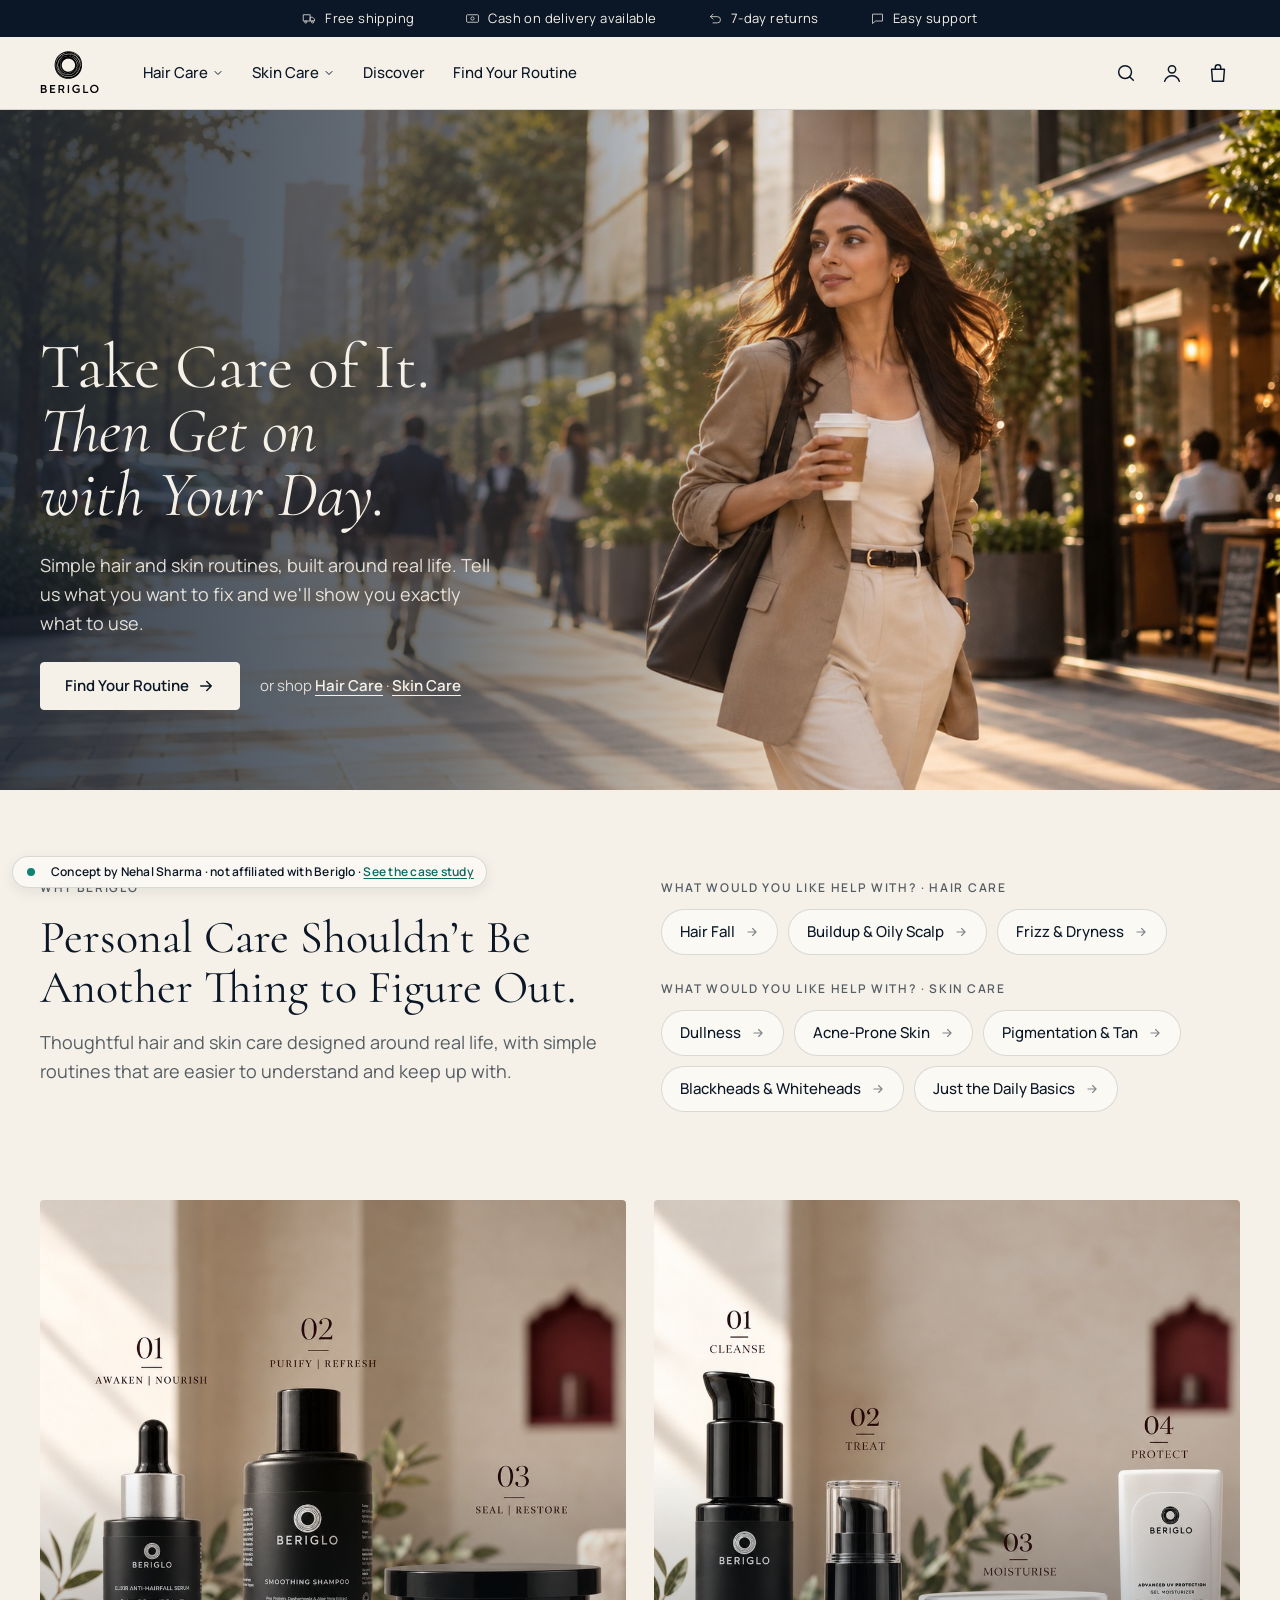
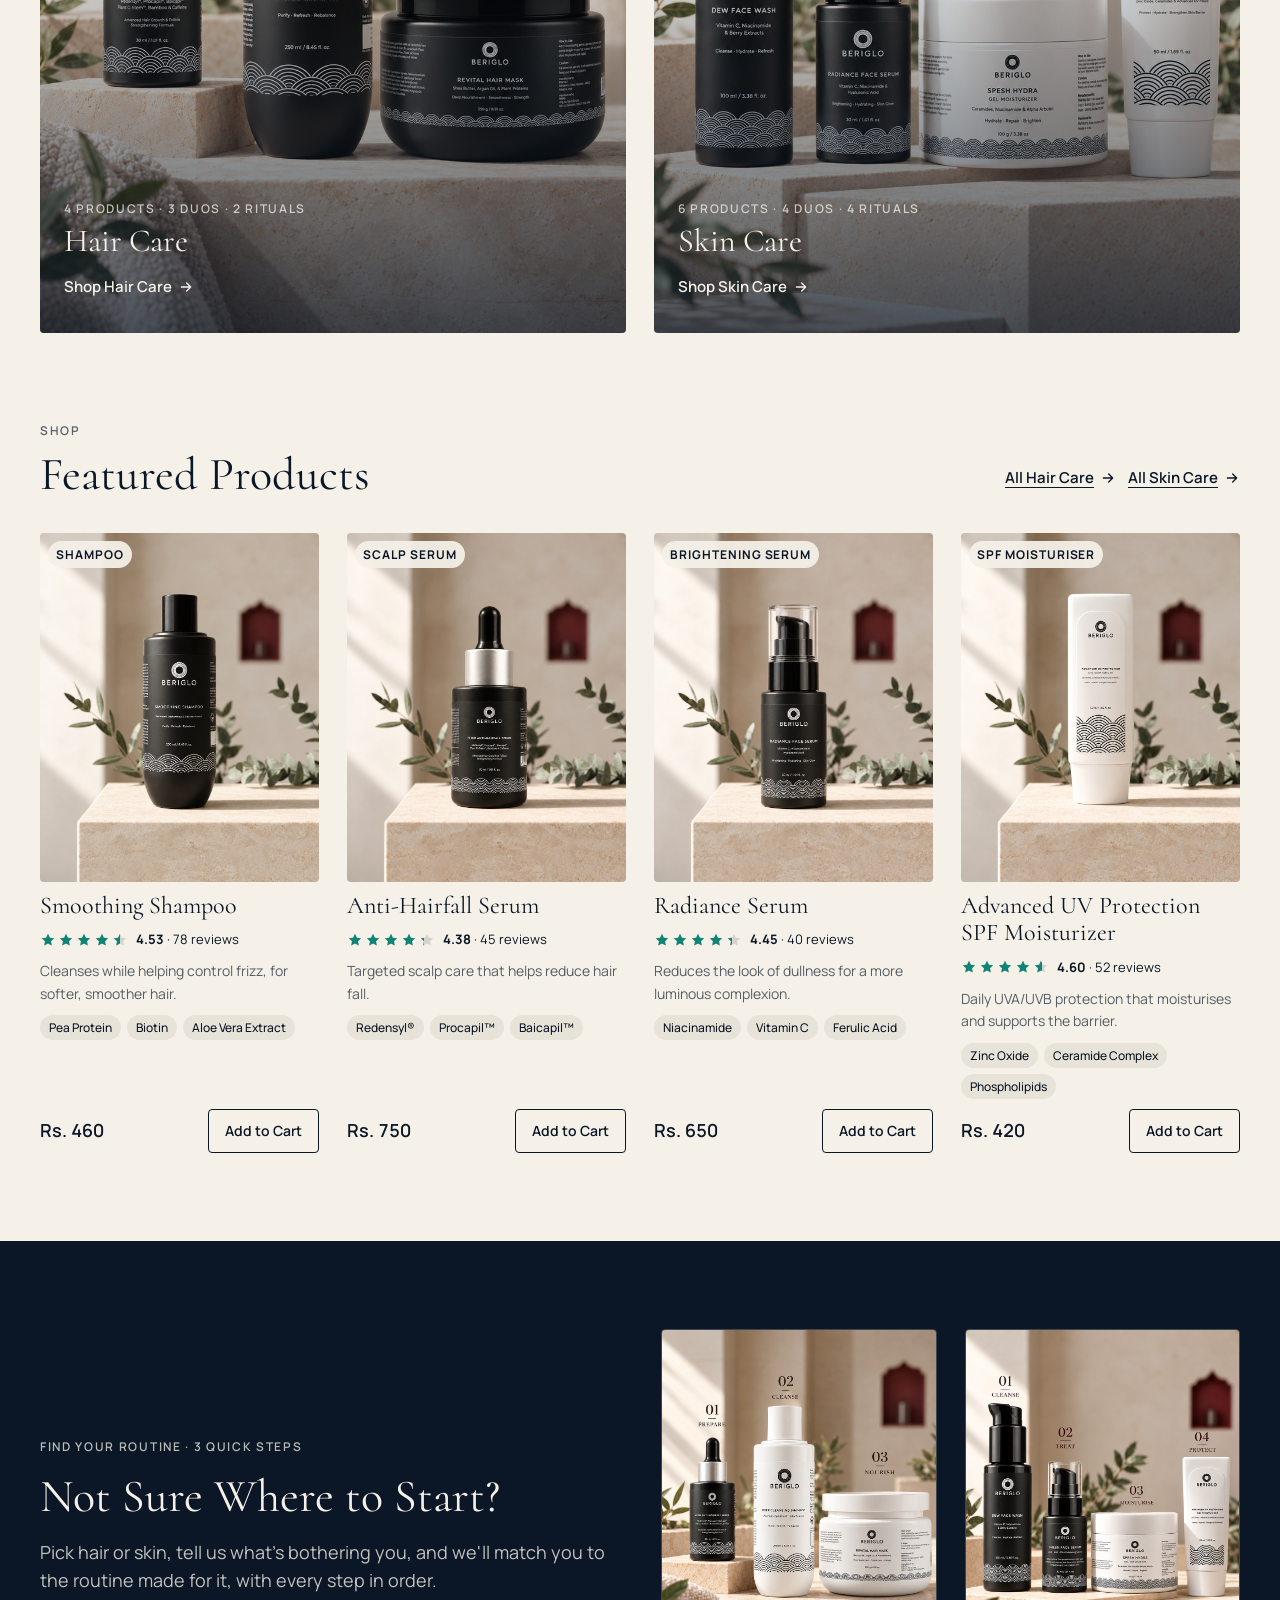
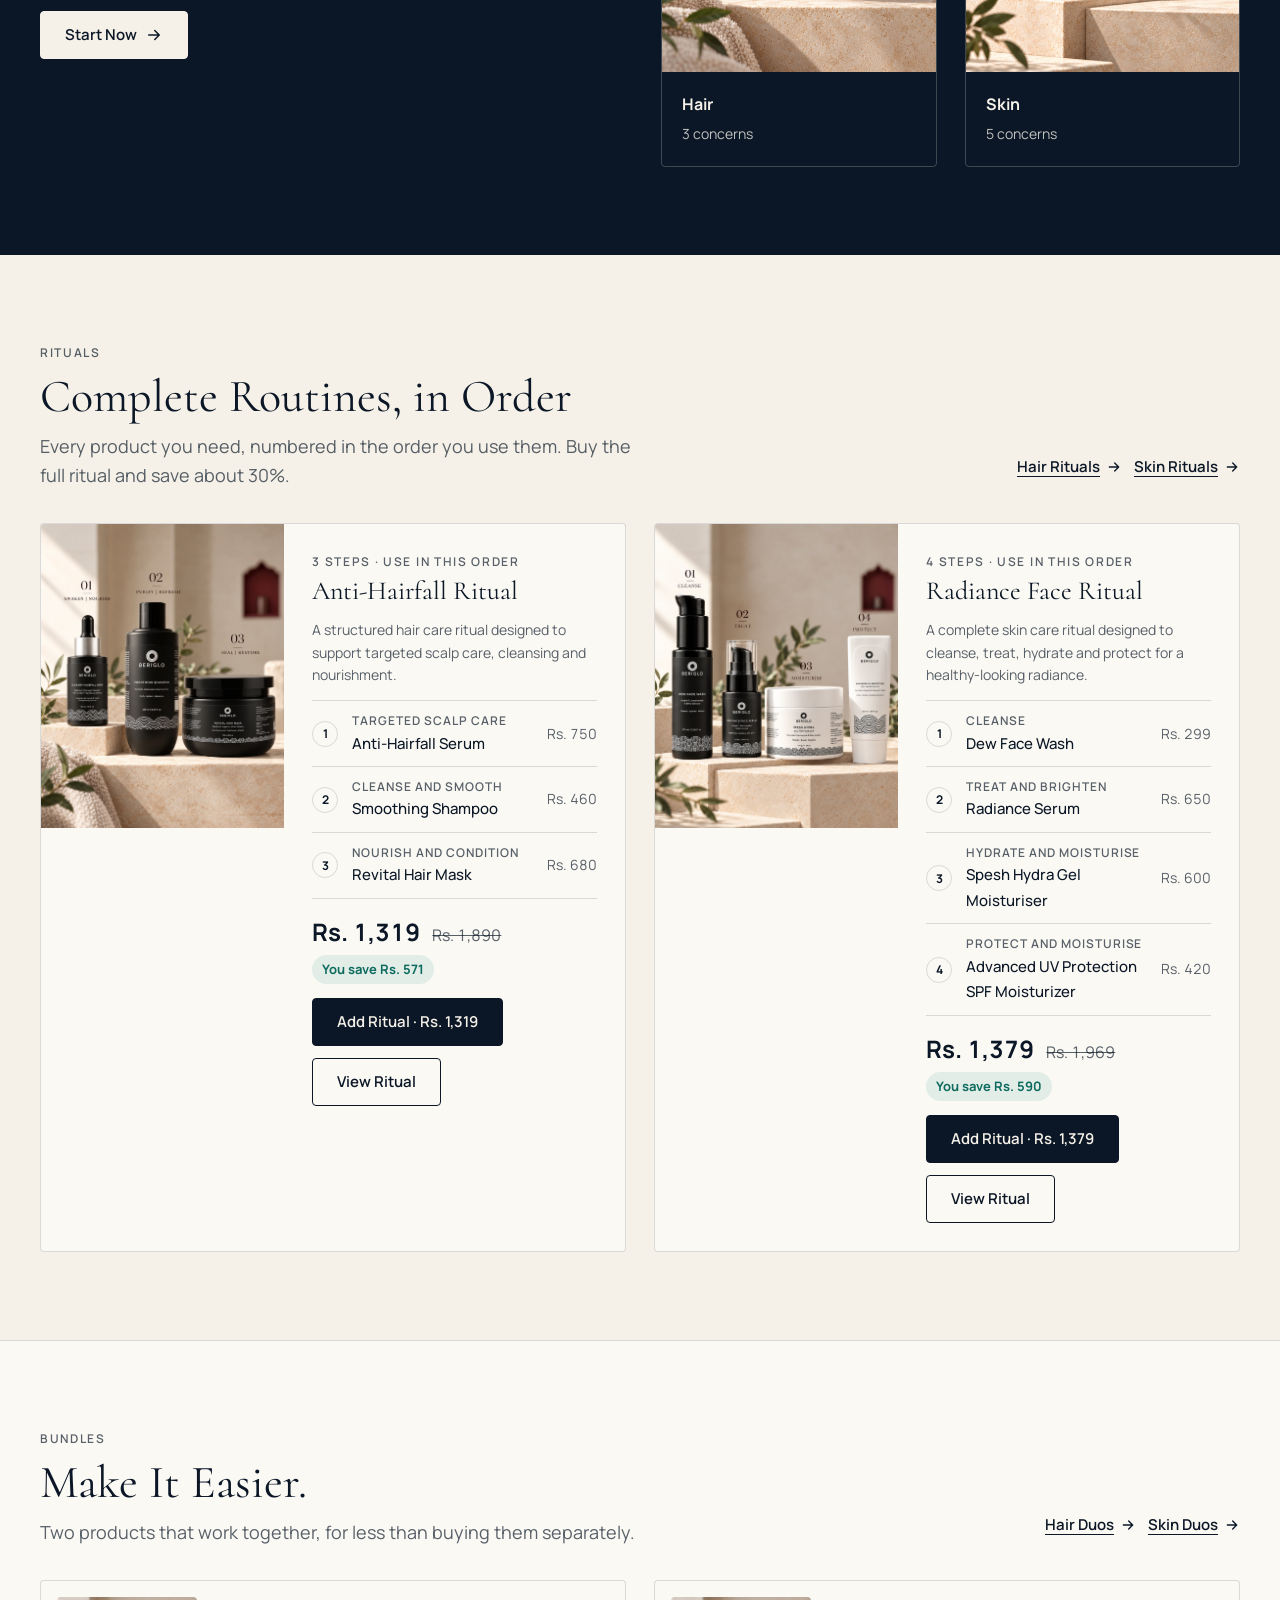
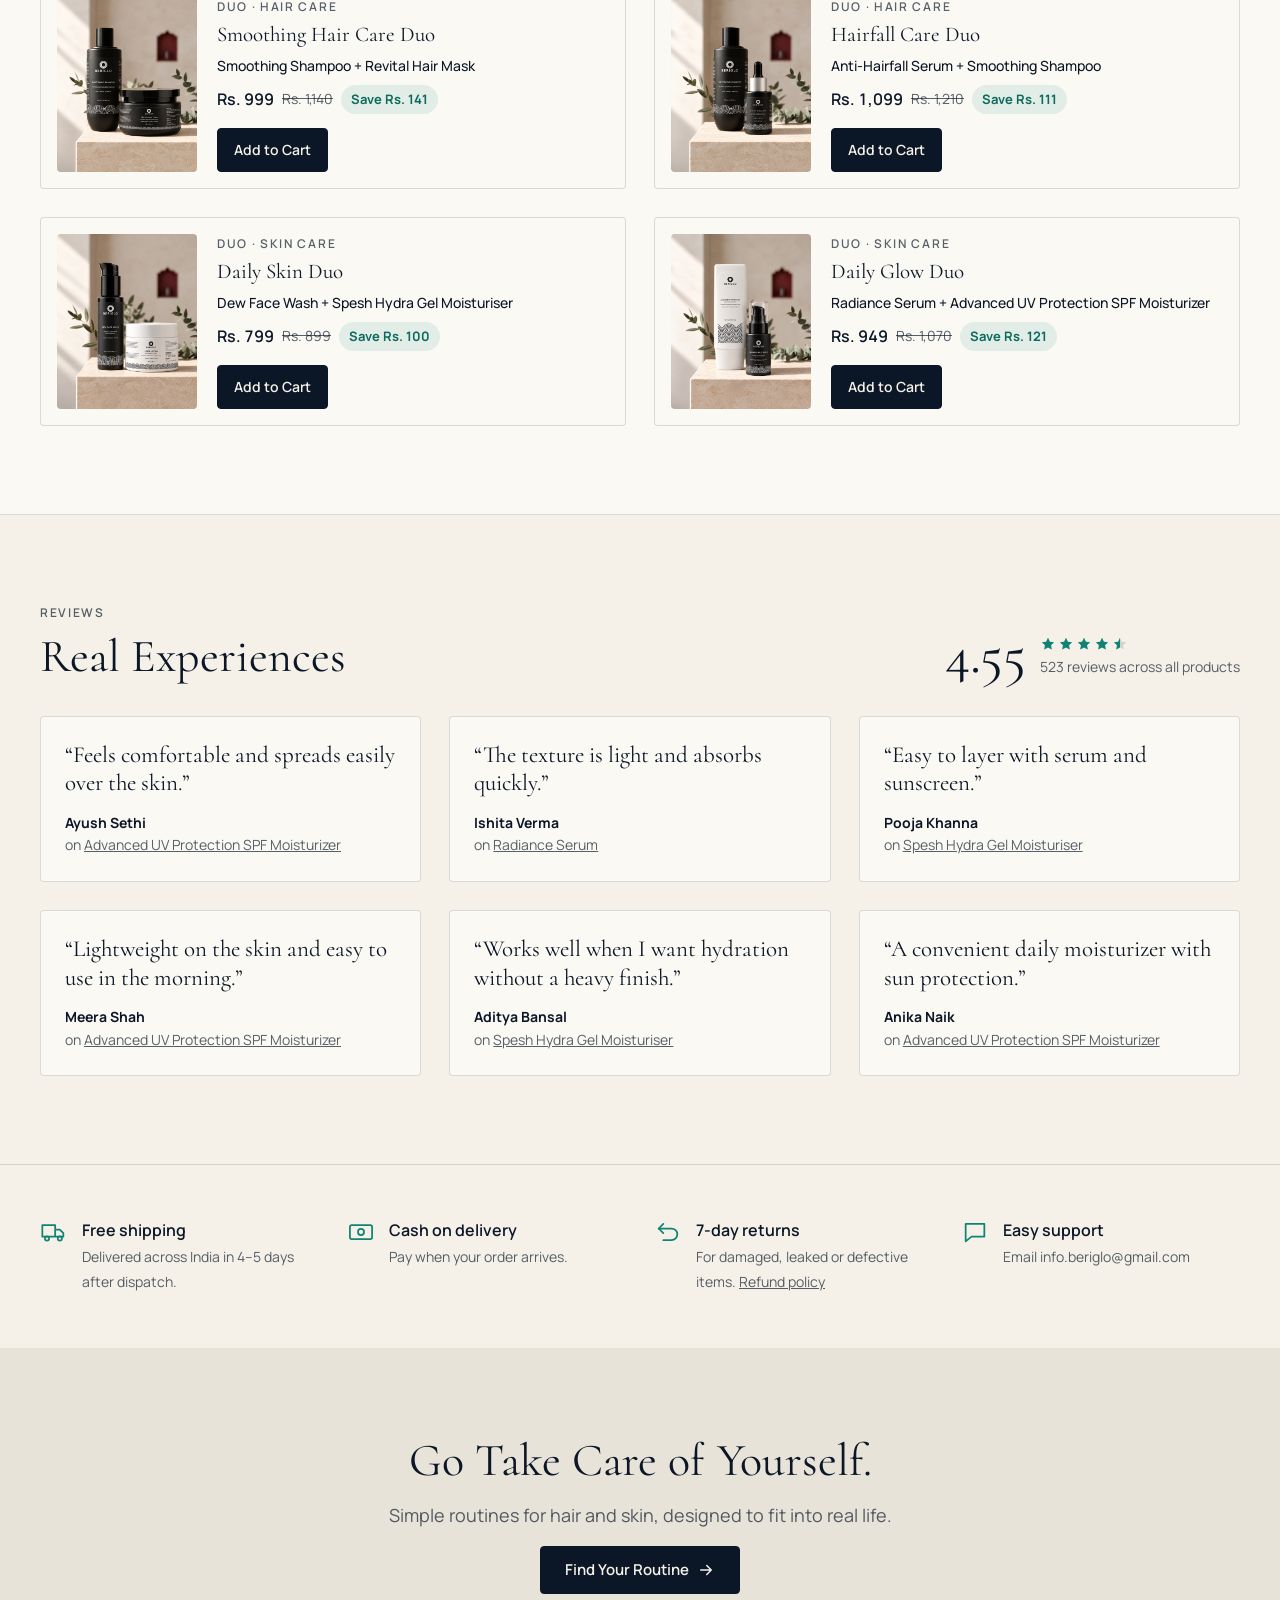
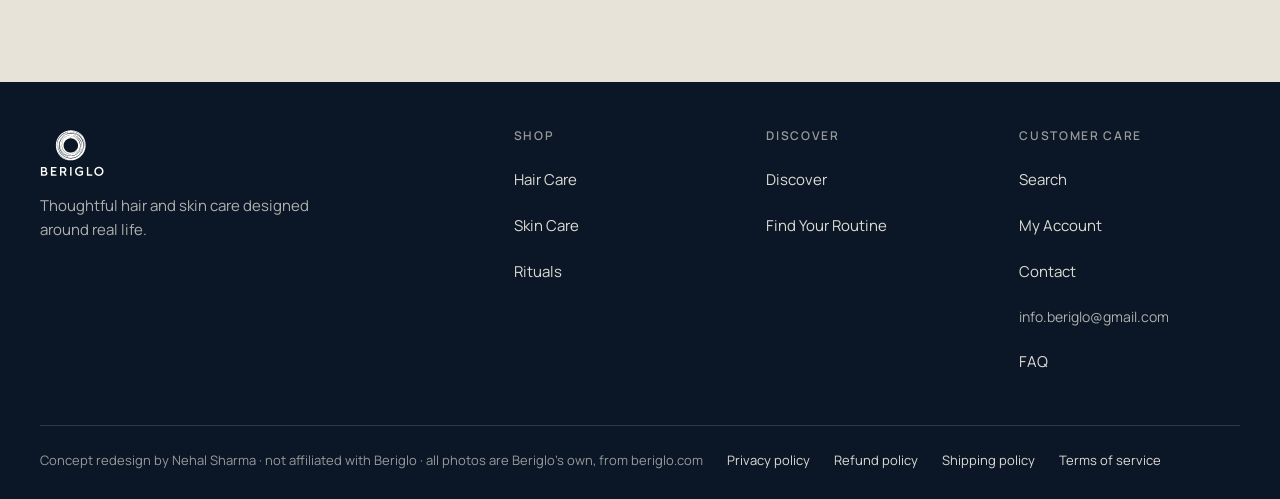
<file: work/beriglo/app/index.html>
<!doctype html>
<html lang="en">
<head>
<meta charset="utf-8">
<meta name="viewport" content="width=device-width, initial-scale=1, viewport-fit=cover">
<link rel="icon" href="data:image/svg+xml,%3Csvg xmlns='http://www.w3.org/2000/svg' viewBox='0 0 64 64'%3E%3Crect width='64' height='64' rx='16' fill='%231c1917'/%3E%3Ctext x='32' y='42' text-anchor='middle' font-family='Arial,Helvetica,sans-serif' font-size='28' font-weight='700' fill='%23ffc83d'%3ENS%3C/text%3E%3C/svg%3E">
<title>Beriglo concept · Nehal Sharma</title>
<meta property="og:url" content="https://nehalsharma10.github.io/work/beriglo/app/">
<link rel="canonical" href="https://nehalsharma10.github.io/work/beriglo/app/">
<link rel="preconnect" href="https://fonts.googleapis.com">
<link rel="preconnect" href="https://fonts.gstatic.com" crossorigin>
<link rel="stylesheet" href="https://fonts.googleapis.com/css2?family=Cormorant:ital,wght@0,400;0,500;0,600;1,400&family=Manrope:wght@400;500;600;700&display=swap">
<link rel="stylesheet" href="styles.css?v=p6">
</head>
<body>
<a class="skip" href="#app">Skip to content</a>

<svg width="0" height="0" style="position:absolute" aria-hidden="true">
  <symbol id="i-chev" viewBox="0 0 24 24"><path d="M6 9l6 6 6-6" fill="none" stroke="currentColor" stroke-width="2" stroke-linecap="round" stroke-linejoin="round"/></symbol>
  <symbol id="i-arrow" viewBox="0 0 24 24"><path d="M5 12h14M13 6l6 6-6 6" fill="none" stroke="currentColor" stroke-width="2" stroke-linecap="round" stroke-linejoin="round"/></symbol>
  <symbol id="i-back" viewBox="0 0 24 24"><path d="M19 12H5M11 6l-6 6 6 6" fill="none" stroke="currentColor" stroke-width="2" stroke-linecap="round" stroke-linejoin="round"/></symbol>
  <symbol id="i-search" viewBox="0 0 24 24"><circle cx="11" cy="11" r="7" fill="none" stroke="currentColor" stroke-width="1.6"/><path d="M20 20l-4-4" stroke="currentColor" stroke-width="1.6" stroke-linecap="round"/></symbol>
  <symbol id="i-user" viewBox="0 0 24 24"><circle cx="12" cy="8" r="4" fill="none" stroke="currentColor" stroke-width="1.6"/><path d="M4 21c1.5-4 4.5-6 8-6s6.5 2 8 6" fill="none" stroke="currentColor" stroke-width="1.6" stroke-linecap="round"/></symbol>
  <symbol id="i-bag" viewBox="0 0 24 24"><path d="M5 8h14l-1 13H6L5 8z" fill="none" stroke="currentColor" stroke-width="1.6" stroke-linejoin="round"/><path d="M9 8V6a3 3 0 016 0v2" fill="none" stroke="currentColor" stroke-width="1.6"/></symbol>
  <symbol id="i-menu" viewBox="0 0 24 24"><path d="M4 7h16M4 12h16M4 17h16" stroke="currentColor" stroke-width="1.6" stroke-linecap="round"/></symbol>
  <symbol id="i-x" viewBox="0 0 24 24"><path d="M6 6l12 12M18 6L6 18" stroke="currentColor" stroke-width="1.6" stroke-linecap="round"/></symbol>
  <symbol id="i-star" viewBox="0 0 24 24"><path d="M12 2.8l2.8 5.9 6.4.8-4.7 4.4 1.2 6.4L12 17.2l-5.7 3.1 1.2-6.4L2.8 9.5l6.4-.8z" fill="currentColor"/></symbol>
  <symbol id="i-truck" viewBox="0 0 24 24"><path d="M2 6h11v10H2zM13 10h4l3 3v3h-7z" fill="none" stroke="currentColor" stroke-width="1.5" stroke-linejoin="round"/><circle cx="6" cy="17.5" r="1.8" fill="none" stroke="currentColor" stroke-width="1.5"/><circle cx="17" cy="17.5" r="1.8" fill="none" stroke="currentColor" stroke-width="1.5"/></symbol>
  <symbol id="i-cash" viewBox="0 0 24 24"><rect x="2.5" y="6" width="19" height="12" rx="1.5" fill="none" stroke="currentColor" stroke-width="1.5"/><circle cx="12" cy="12" r="2.6" fill="none" stroke="currentColor" stroke-width="1.5"/></symbol>
  <symbol id="i-return" viewBox="0 0 24 24"><path d="M4 9h11a5 5 0 010 10H8" fill="none" stroke="currentColor" stroke-width="1.5" stroke-linecap="round"/><path d="M8 5L4 9l4 4" fill="none" stroke="currentColor" stroke-width="1.5" stroke-linecap="round" stroke-linejoin="round"/></symbol>
  <symbol id="i-chat" viewBox="0 0 24 24"><path d="M4 5h16v11H9l-5 4z" fill="none" stroke="currentColor" stroke-width="1.5" stroke-linejoin="round"/></symbol>
  <symbol id="i-check" viewBox="0 0 24 24"><path d="M5 12.5l4.5 4.5L19 7.5" fill="none" stroke="currentColor" stroke-width="2.2" stroke-linecap="round" stroke-linejoin="round"/></symbol>
  <symbol id="i-info" viewBox="0 0 24 24"><circle cx="12" cy="12" r="9" fill="none" stroke="currentColor" stroke-width="1.6"/><path d="M12 11v6M12 7.5v.5" stroke="currentColor" stroke-width="1.8" stroke-linecap="round"/></symbol>
  <symbol id="i-leaf" viewBox="0 0 24 24"><path d="M5 19c0-8 5-13 15-14-1 10-6 15-14 15M5 19l7-7" fill="none" stroke="currentColor" stroke-width="1.5" stroke-linecap="round" stroke-linejoin="round"/></symbol>
</svg>

<div class="announce" role="region" aria-label="Store benefits">
  <ul>
    <li><svg><use href="#i-truck"/></svg>Free shipping</li>
    <li><svg><use href="#i-cash"/></svg>Cash on delivery available</li>
    <li><svg><use href="#i-return"/></svg>7-day returns</li>
    <li><svg><use href="#i-chat"/></svg>Easy support</li>
  </ul>
</div>

<header class="header">
  <div class="container">
    <div class="burger-wrap"><button class="icon-btn burger" id="openMenu" aria-label="Open menu" aria-controls="menuDrawer" aria-expanded="false"><svg><use href="#i-menu"/></svg></button></div>
    <a class="logo" href="#/" aria-label="Beriglo home"><img src="img/logo.svg" alt="Beriglo" width="80" height="44"></a>
    <ul class="nav" aria-label="Main">
      <li>
        <a class="nav-top" href="#/shop/hair" data-nav="shop/hair">Hair Care <svg><use href="#i-chev"/></svg></a>
        <div class="menu">
          <a href="#/shop/hair/products"><b>Products</b><span>Shampoos, scalp serum and mask</span></a>
          <a href="#/shop/hair/bundles"><b>Bundles</b><span>Two-step duos from Rs. 999</span></a>
          <a href="#/shop/hair/rituals"><b>Rituals</b><span>Complete 3-step routines</span></a>
        </div>
      </li>
      <li>
        <a class="nav-top" href="#/shop/skin" data-nav="shop/skin">Skin Care <svg><use href="#i-chev"/></svg></a>
        <div class="menu">
          <a href="#/shop/skin/products"><b>Products</b><span>Cleanse, treat, hydrate, protect</span></a>
          <a href="#/shop/skin/bundles"><b>Bundles</b><span>Two-step duos from Rs. 799</span></a>
          <a href="#/shop/skin/rituals"><b>Rituals</b><span>Complete 4-step routines</span></a>
        </div>
      </li>
      <li><a class="nav-top" href="#/discover" data-nav="discover">Discover</a></li>
      <li><a class="nav-top" href="#/routine" data-nav="routine">Find Your Routine</a></li>
    </ul>
    <div class="tools">
      <a class="icon-btn" href="#/search" aria-label="Search"><svg><use href="#i-search"/></svg></a>
      <a class="icon-btn acct" id="acctLink" href="#/login" aria-label="Log in"><svg><use href="#i-user"/></svg></a>
      <a class="icon-btn" id="cartLink" href="#/cart" aria-label="Cart, 0 items"><svg><use href="#i-bag"/></svg><span class="badge" id="cartCount" data-n="0">0</span></a>
    </div>
  </div>
</header>

<main id="app" tabindex="-1"></main>
<div id="barSlot"></div>

<footer class="site-foot">
  <div class="container">
    <div class="foot-cols">
      <div class="brand">
        <img src="img/logo.svg" alt="Beriglo" width="88" height="48">
        <p>Thoughtful hair and skin care designed around real life.</p>
      </div>
      <div><h4>Shop</h4><ul>
        <li><a href="#/shop/hair">Hair Care</a></li>
        <li><a href="#/shop/skin">Skin Care</a></li>
        <li><a href="#/shop/hair/rituals">Rituals</a></li>
      </ul></div>
      <div><h4>Discover</h4><ul>
        <li><a href="#/discover">Discover</a></li>
        <li><a href="#/routine">Find Your Routine</a></li>
      </ul></div>
      <div><h4>Customer care</h4><ul>
        <li><a href="#/search">Search</a></li>
        <li><a href="#/account">My account</a></li>
        <li><a href="#/">Contact</a></li>
        <li><span class="foot-note">info.beriglo@gmail.com</span></li>
        <li><a href="#/">FAQ</a></li>
      </ul></div>
    </div>
    <div class="legal">
      <span>Concept redesign by Nehal Sharma · not affiliated with Beriglo · all photos are Beriglo’s own, from beriglo.com</span>
      <a href="#/">Privacy policy</a>
      <a href="#/">Refund policy</a>
      <a href="#/">Shipping policy</a>
      <a href="#/">Terms of service</a>
    </div>
  </div>
</footer>

<div class="scrim" id="scrim"></div>
<aside class="drawer" id="menuDrawer" aria-label="Menu" aria-hidden="true">
  <div class="drawer-head">
    <img src="img/logo.svg" alt="Beriglo" style="height:34px;width:auto">
    <button class="icon-btn" id="closeMenu" aria-label="Close menu"><svg><use href="#i-x"/></svg></button>
  </div>
  <div class="drawer-body">
    <ul class="mnav">
      <li><details><summary>Hair Care <svg><use href="#i-chev"/></svg></summary><div class="sub">
        <a href="#/shop/hair/products">Products</a><a href="#/shop/hair/bundles">Bundles</a><a href="#/shop/hair/rituals">Rituals</a></div></details></li>
      <li><details><summary>Skin Care <svg><use href="#i-chev"/></svg></summary><div class="sub">
        <a href="#/shop/skin/products">Products</a><a href="#/shop/skin/bundles">Bundles</a><a href="#/shop/skin/rituals">Rituals</a></div></details></li>
      <li><a href="#/discover">Discover</a></li>
      <li><a href="#/routine">Find Your Routine</a></li>
    </ul>
  </div>
  <div class="drawer-foot"><a class="btn ghost block" id="drawerAcct" href="#/login">Log in</a></div>
</aside>

<div class="toast" id="toast" role="status" aria-live="polite"><svg id="toastIcon" aria-hidden="true"><use href="#i-check"/></svg><span id="toastMsg"></span><button type="button" id="toastAction" class="toast-action" hidden>View cart</button></div>

<script src="data.js?v=p6"></script>
<script src="app.js?v=p6"></script>
</body>
</html>
</file>
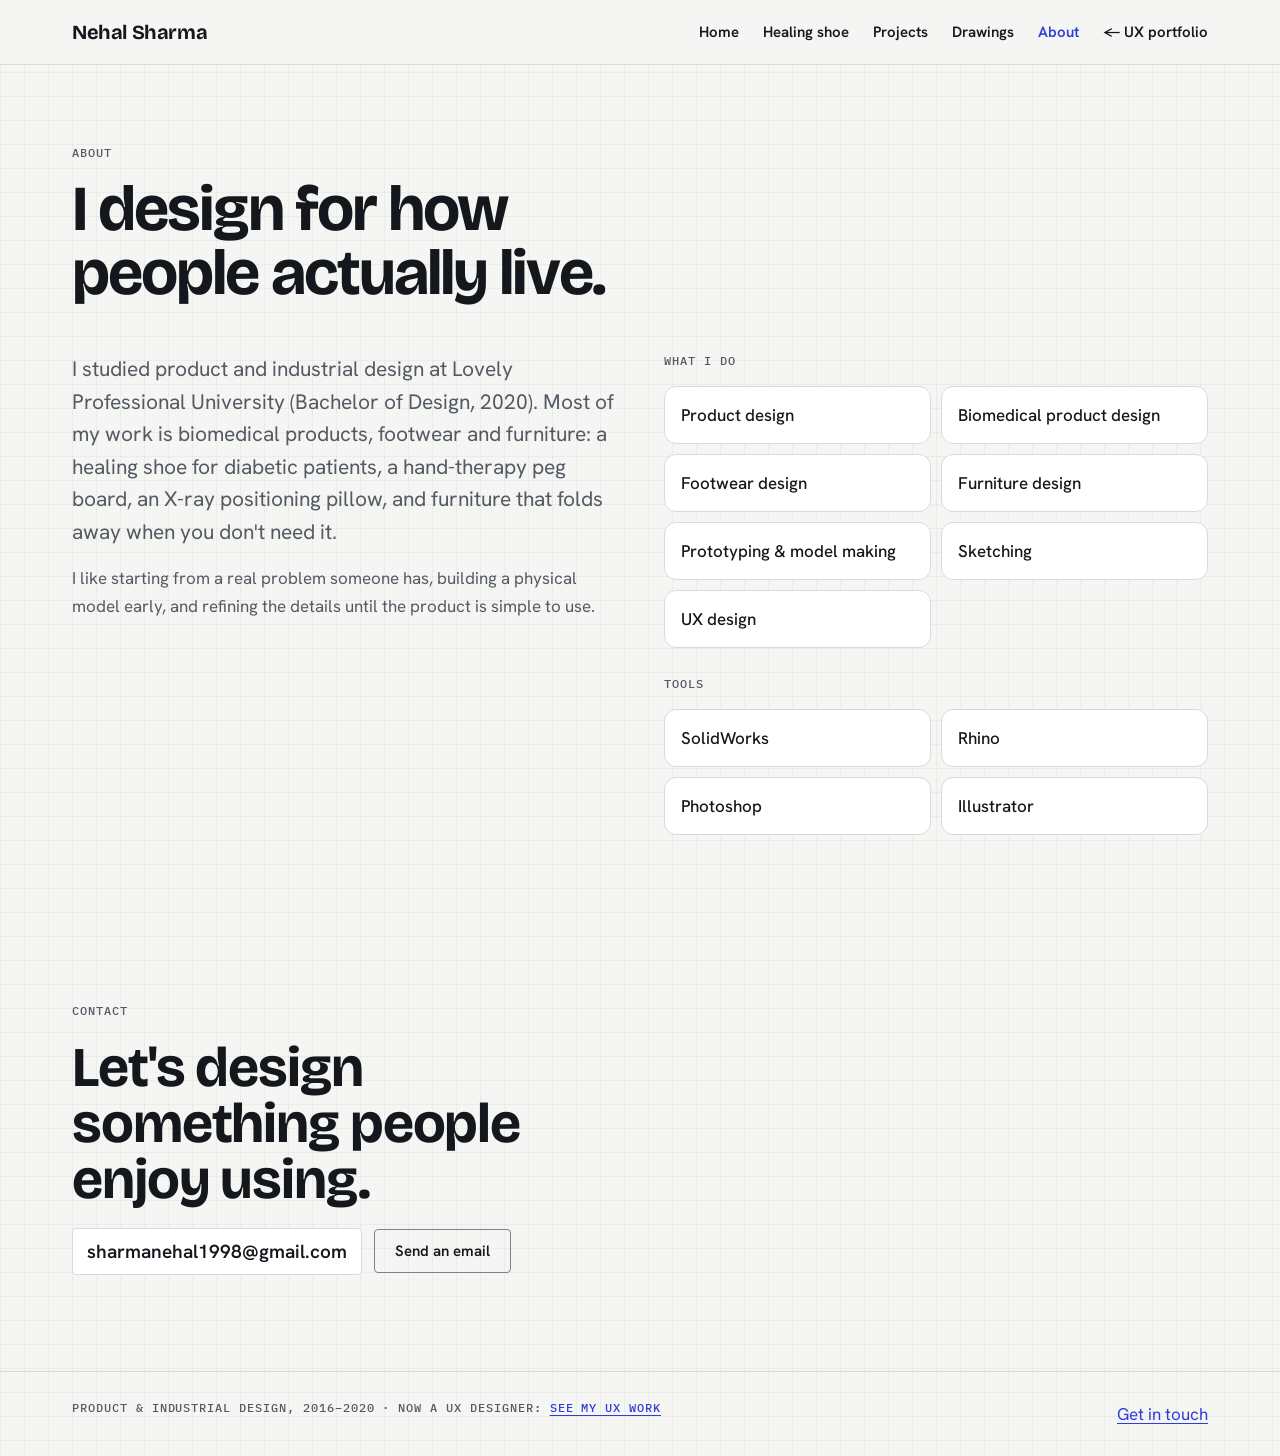
<file: product-design/about.html>
<!doctype html>
<html lang="en">
<head>
<meta charset="utf-8">
<meta name="viewport" content="width=device-width, initial-scale=1">
<link rel="icon" href="data:image/svg+xml,%3Csvg xmlns='http://www.w3.org/2000/svg' viewBox='0 0 64 64'%3E%3Crect width='64' height='64' rx='16' fill='%231c1917'/%3E%3Ctext x='32' y='42' text-anchor='middle' font-family='Arial,Helvetica,sans-serif' font-size='28' font-weight='700' fill='%23ffc83d'%3ENS%3C/text%3E%3C/svg%3E">
<title>About · Nehal Sharma</title>
<meta property="og:url" content="https://nehalsharma10.github.io/product-design/about.html">
<link rel="canonical" href="https://nehalsharma10.github.io/product-design/about.html">
<meta property="og:type" content="website">
<meta property="og:title" content="About · Nehal Sharma">
<meta property="og:description" content="Before UX: my product and industrial design background, 2016–2020.">
<meta property="og:image" content="https://nehalsharma10.github.io/product-design/images/healing-shoe/healing-shoe-2.jpg">
<meta name="twitter:card" content="summary_large_image">
<meta name="description" content="About Nehal Sharma, product and industrial designer.">
<link rel="preconnect" href="https://fonts.googleapis.com"><link rel="preconnect" href="https://fonts.gstatic.com" crossorigin><link rel="stylesheet" href="https://fonts.googleapis.com/css2?family=Bricolage+Grotesque:opsz,wght@12..96,600;12..96,700&family=Hanken+Grotesk:wght@400;500;600&family=IBM+Plex+Mono:wght@500&display=swap">
<link rel="stylesheet" href="assets/style.css">
</head>
<body>
<a class="skip" href="#main">Skip to content</a>
<header class="nav">
  <div class="wrap">
    <a class="logo" href="index.html">Nehal Sharma</a>
    <nav aria-label="Main">
      <button class="menu-btn" type="button" aria-expanded="false" aria-controls="menu">Menu</button>
      <ul id="menu"><li><a href="index.html">Home</a></li><li><a href="healing-shoe.html">Healing shoe</a></li><li><a href="projects.html">Projects</a></li><li><a href="drawings.html">Drawings</a></li><li><a href="about.html" aria-current="page">About</a></li><li><a href="../index.html">← UX portfolio</a></li></ul>
    </nav>
  </div>
</header>
<main id="main">

<div class="wrap">
  <header class="cs-hero">
    <span class="meta">About</span>
    <h1>I design for how people actually live.</h1>
  </header>
  <div class="about-grid" style="padding-bottom:72px">
    <div style="display:flex;flex-direction:column;gap:16px">
      <p class="lead" style="max-width:none">I studied product and industrial design at Lovely Professional University (Bachelor of Design, 2020). Most of my work is biomedical products, footwear and furniture: a healing shoe for diabetic patients, a hand-therapy peg board, an X-ray positioning pillow, and furniture that folds away when you don't need it.</p>
      <p style="color:var(--ink-muted)">I like starting from a real problem someone has, building a physical model early, and refining the details until the product is simple to use.</p>
    </div>
    <div style="display:flex;flex-direction:column;gap:16px">
      <span class="meta">What I do</span>
      <div class="skills">
        <div>Product design</div><div>Biomedical product design</div><div>Footwear design</div><div>Furniture design</div><div>Prototyping &amp; model making</div><div>Sketching</div><div>UX design</div></div>
      <span class="meta" style="margin-top:12px">Tools</span>
      <div class="skills">
        <div>SolidWorks</div><div>Rhino</div><div>Photoshop</div><div>Illustrator</div>
      </div>
    </div>
  </div>
</div>
<section id="contact">
  <div class="wrap" style="display:flex;flex-direction:column;gap:20px">
    <span class="meta">Contact</span>
    <h2 style="font-size:clamp(36px,5vw,56px);line-height:1;max-width:16ch">Let's design something people enjoy using.</h2>
    <div style="display:flex;flex-wrap:wrap;gap:12px;align-items:center">
      <span class="email">sharmanehal1998@gmail.com</span>
      <a class="btn btn-secondary" href="mailto:sharmanehal1998@gmail.com">Send an email</a>
    </div>
  </div>
</section>

</main>
<footer>
  <div class="wrap">
    <span class="meta">Product &amp; industrial design, 2016–2020 · Now a UX designer: <a href="../index.html">see my UX work</a></span>
    <a href="about.html#contact">Get in touch</a>
  </div>
</footer>
<script src="assets/script.js"></script>
</body>
</html>
</file>
<file: product-design/assets/style.css>
/* Nehal Sharma — portfolio backup. "Annotated artboard": work on a faint grid, quiet chrome, the projects are the loudest thing. */
:root{
  --paper:#f5f6f3; --paper-raised:#ffffff; --paper-sunken:#e9ebe6;
  --ink:#14171c; --ink-muted:#535a63; --line:#d9dcd6; --line-strong:#7c828b;
  --accent:#2f3dd6; --on-accent:#ffffff; --accent-soft:#e3e6ff;
  --marker:#f4e04d; --redline:#c4372a; --grid:rgba(20,23,28,.045);
  --shadow:0 1px 2px rgba(20,23,28,.06),0 12px 32px -12px rgba(20,23,28,.18);
  --f-display:"Bricolage Grotesque","Helvetica Neue",Arial,sans-serif;
  --f-body:"Hanken Grotesk","Helvetica Neue",Arial,sans-serif;
  --f-mono:"IBM Plex Mono",ui-monospace,Menlo,monospace;
  --gutter:32px;
}
@media (prefers-color-scheme:dark){:root{
  --paper:#101216; --paper-raised:#181b21; --paper-sunken:#0a0c0f;
  --ink:#eceef0; --ink-muted:#a3aab3; --line:#2a2e36; --line-strong:#6b727d;
  --accent:#8f9bff; --on-accent:#0e1030; --accent-soft:#1f2452;
  --marker:#e6cf3a; --redline:#ff7a66; --grid:rgba(236,238,240,.04);
  --shadow:0 1px 2px rgba(0,0,0,.4),0 12px 32px -12px rgba(0,0,0,.6);
  color-scheme:dark}}
@media (max-width:720px){:root{--gutter:16px}}

*{box-sizing:border-box}
html{scroll-behavior:smooth}
body{margin:0;background:var(--paper);color:var(--ink);font:17px/1.65 var(--f-body);
  background-image:linear-gradient(var(--grid) 1px,transparent 1px),linear-gradient(90deg,var(--grid) 1px,transparent 1px);background-size:24px 24px}
img{max-width:100%;height:auto;display:block}
a{color:var(--accent);text-underline-offset:3px}
:focus-visible{outline:2px solid var(--accent);outline-offset:2px}
h1,h2,h3{font-family:var(--f-display);margin:0;text-wrap:balance;letter-spacing:-.02em}
p{margin:0}
.wrap{max-width:1200px;margin:0 auto;padding-inline:var(--gutter)}
.meta{font:500 12px/1.4 var(--f-mono);letter-spacing:.08em;text-transform:uppercase;color:var(--ink-muted)}
.mark{background:linear-gradient(transparent 55%,var(--marker) 55%)}
.skip{position:absolute;left:-999px;top:8px;background:var(--paper-raised);padding:8px 12px;z-index:50}
.skip:focus{left:16px}

/* nav */
.nav{position:sticky;top:0;z-index:20;background:color-mix(in srgb,var(--paper) 90%,transparent);backdrop-filter:blur(8px);border-bottom:1px solid var(--line)}
.nav .wrap{height:64px;display:flex;align-items:center;justify-content:space-between;gap:16px}
.logo{font:700 20px/1 var(--f-display);color:var(--ink);text-decoration:none;letter-spacing:-.02em}
.nav ul{list-style:none;margin:0;padding:0;display:flex;gap:24px;font-weight:600;font-size:15px}
.nav ul a{color:var(--ink);text-decoration:none;padding:8px 0}
.nav ul a:hover,.nav ul a[aria-current]{color:var(--accent)}
.menu-btn{display:none;font:600 15px var(--f-body);background:none;border:1.5px solid var(--line-strong);color:var(--ink);border-radius:4px;min-height:40px;padding:6px 14px;cursor:pointer}
@media (max-width:720px){
  .menu-btn{display:block}
  .nav ul{display:none;position:absolute;left:0;right:0;top:64px;flex-direction:column;gap:0;background:var(--paper-raised);border-bottom:1px solid var(--line);padding:8px var(--gutter)}
  .nav ul.open{display:flex}
  .nav ul a{display:block;padding:12px 0}
}

/* buttons */
.btn{display:inline-flex;align-items:center;gap:8px;min-height:44px;padding:12px 20px;border-radius:4px;font:600 15px/1.2 var(--f-body);text-decoration:none;border:1.5px solid transparent;transition:background .12s,filter .12s}
.btn-primary{background:var(--accent);color:var(--on-accent)}
.btn-primary:hover{filter:brightness(1.08)}
.btn-secondary{border-color:var(--line-strong);color:var(--ink)}
.btn-secondary:hover{background:var(--accent-soft)}

/* sections */
section{padding-block:96px}
section+section{border-top:1px solid var(--line)}
@media (max-width:720px){section{padding-block:64px}}
.sec-head{display:flex;flex-wrap:wrap;justify-content:space-between;align-items:flex-end;gap:12px;margin-bottom:32px}
.sec-head h2{font-size:clamp(32px,4vw,44px);line-height:1.08}

/* hero */
.hero{padding-block:80px 96px}
.hero .wrap{display:grid;grid-template-columns:minmax(0,1.1fr) minmax(0,1fr);gap:56px;align-items:center}
@media (max-width:900px){.hero .wrap{grid-template-columns:minmax(0,1fr)}}
.hero-copy{display:flex;flex-direction:column;gap:20px}
.name{font-size:clamp(56px,8vw,96px);line-height:.94;font-weight:700;letter-spacing:-.035em}
.lead{font-size:21px;line-height:1.55;color:var(--ink-muted);max-width:34ch}
.ctas{display:flex;flex-wrap:wrap;gap:12px}
.hero-fig{position:relative;margin:0}
.hero-fig img{width:100%;aspect-ratio:4/5;object-fit:cover;background:var(--paper-sunken)}
.callout{position:absolute;display:flex;align-items:center;gap:8px;font:500 11px/1.3 var(--f-mono);letter-spacing:.06em;text-transform:uppercase;color:var(--redline);background:var(--paper-raised);border:1.5px solid var(--redline);padding:5px 8px}
.callout i{font-style:normal;width:18px;height:18px;border-radius:50%;background:var(--redline);color:var(--paper-raised);display:inline-flex;align-items:center;justify-content:center}

/* cards */
.grid{display:grid;grid-template-columns:repeat(auto-fill,minmax(min(100%,260px),1fr));gap:28px}
.card{display:flex;flex-direction:column;gap:10px;padding:12px 12px 20px;border:1px solid var(--line);border-radius:12px;color:var(--ink);text-decoration:none;transition:transform .24s cubic-bezier(.2,.8,.2,1),box-shadow .24s,background .24s}
.card:hover{transform:translateY(-4px);box-shadow:var(--shadow);background:var(--paper-raised)}
.card img{aspect-ratio:4/3;object-fit:cover;width:100%;background:var(--paper-sunken)}
.card h3{font-size:20px;line-height:1.3;font-weight:600}
.card p{font-size:15px;line-height:1.55;color:var(--ink-muted)}

/* project detail */
.project{scroll-margin-top:80px;display:grid;grid-template-columns:minmax(0,1fr) minmax(0,1.3fr);gap:48px;padding-block:72px;border-top:1px solid var(--line)}
.project:first-of-type{border-top:0}
@media (max-width:900px){.project{grid-template-columns:minmax(0,1fr);gap:28px}}
.project-text{display:flex;flex-direction:column;gap:14px;align-self:start;position:sticky;top:96px}
@media (max-width:900px){.project-text{position:static}}
.project-text h2{font-size:clamp(28px,3vw,36px);line-height:1.1}
.project-text p{color:var(--ink-muted);max-width:60ch}
.tags{display:flex;flex-wrap:wrap;gap:8px}
.tag{font:600 13px var(--f-body);padding:4px 10px;border:1px solid var(--line);border-radius:999px;color:var(--ink-muted)}
.gallery{display:grid;grid-template-columns:repeat(auto-fill,minmax(min(100%,180px),1fr));gap:12px}
.gallery button{padding:0;border:0;background:var(--paper-sunken);cursor:zoom-in;display:block}
.gallery button img{width:100%;aspect-ratio:1/1;object-fit:cover;transition:opacity .2s}
.gallery button:hover img{opacity:.85}
.gallery .wide{grid-column:1/-1}
.gallery .wide img{aspect-ratio:4/3}

/* case study */
.cs-hero{padding-block:72px 48px}
.cs-hero h1{font-size:clamp(40px,6vw,64px);line-height:1;letter-spacing:-.03em;max-width:18ch;margin-top:12px}
.cs-hero .lead{margin-top:20px;max-width:46ch}
.metagrid{display:grid;grid-template-columns:repeat(auto-fit,minmax(180px,1fr));gap:20px;border-top:1px solid var(--line);border-bottom:1px solid var(--line);padding-block:20px;margin-top:40px}
.metagrid div{display:flex;flex-direction:column;gap:4px}
.chapter{display:grid;grid-template-columns:minmax(0,240px) minmax(0,680px);gap:48px;padding-block:72px;border-top:1px solid var(--line)}
@media (max-width:900px){.chapter{grid-template-columns:minmax(0,1fr);gap:16px;padding-block:48px}}
.chapter h2{font-size:clamp(26px,3vw,32px);line-height:1.15}
.chapter .body{display:flex;flex-direction:column;gap:16px}
.chapter ul{margin:0;padding-left:20px;display:grid;gap:8px}
.insight{background:var(--marker);color:#14171c;padding:20px 24px;border-radius:12px;font-weight:500}
.todo{border:1.5px dashed var(--line-strong);border-radius:12px;padding:16px 20px;color:var(--ink-muted);font-size:15px}
.todo b{color:var(--redline);font:500 12px var(--f-mono);letter-spacing:.08em;text-transform:uppercase;display:block;margin-bottom:4px}
figure{margin:0;display:flex;flex-direction:column;gap:10px}
figcaption{font-size:13px;color:var(--ink-muted)}
figcaption .meta{margin-right:6px}

/* drawings */
.masonry{columns:4 220px;column-gap:16px}
.masonry button{width:100%;margin:0 0 16px;padding:0;border:1px solid var(--line);background:var(--paper-raised);break-inside:avoid;cursor:zoom-in;display:block;text-align:left}
.masonry img{width:100%;height:auto}
.masonry span{display:block;padding:8px 10px}

/* about */
.about-grid{display:grid;grid-template-columns:minmax(0,1fr) minmax(0,1fr);gap:48px}
@media (max-width:900px){.about-grid{grid-template-columns:minmax(0,1fr)}}
.skills{display:grid;grid-template-columns:repeat(auto-fill,minmax(180px,1fr));gap:10px}
.skills div{border:1px solid var(--line);border-radius:12px;padding:14px 16px;background:var(--paper-raised);font-weight:500}
.email{font:600 19px var(--f-body);user-select:all;background:var(--paper-raised);border:1px solid var(--line);padding:10px 14px;border-radius:4px}

/* footer */
footer{border-top:1px solid var(--line);padding-block:28px}
footer .wrap{display:flex;flex-wrap:wrap;justify-content:space-between;gap:12px}

/* lightbox */
.lb{position:fixed;inset:0;z-index:100;background:rgba(10,12,15,.92);display:flex;align-items:center;justify-content:center;padding:56px 16px}
.lb[hidden]{display:none}
.lb img{max-height:100%;max-width:min(100%,1100px);object-fit:contain}
.lb button{position:absolute;font:600 15px var(--f-body);color:#fff;background:rgba(255,255,255,.12);border:1px solid rgba(255,255,255,.3);border-radius:4px;min-width:44px;min-height:44px;cursor:pointer}
.lb .close{top:12px;right:12px;padding:0 14px}
.lb .prev{left:12px;top:50%;transform:translateY(-50%)}
.lb .next{right:12px;top:50%;transform:translateY(-50%)}
.lb .count{position:absolute;bottom:14px;left:0;right:0;text-align:center;color:#ddd;font:500 12px var(--f-mono);letter-spacing:.08em}

/* reveal */
.reveal{opacity:1;transform:none;transition:opacity .6s ease,transform .6s ease}
.js .reveal.pending{opacity:0;transform:translateY(16px)}
@media (prefers-reduced-motion:reduce){*,*::before,*::after{transition:none!important;animation:none!important;scroll-behavior:auto!important}.js .reveal.pending{opacity:1;transform:none}}
</file>
<file: work/beriglo/app/styles.css>
/* =========================================================================
   Beriglo prototype styles
   Breakpoints (mobile-first):
     sm  : < 640px      phones
     md  : ≥ 640px      large phones / tablets portrait
     lg  : ≥ 1024px     tablets landscape / laptops
     xl  : ≥ 1440px     desktops
   Layout is built from three auto-layout primitives:
     .stack   vertical flex with gap
     .cluster horizontal wrapping flex with gap
     .grid    columns set per breakpoint via --sm / --md / --lg / --xl
   ========================================================================= */

:root{
  /* Brand palette (unchanged from beriglo.com) */
  --cream:#F5F1E8;
  --sand:#E8E3D9;
  --paper:#FBF9F4;
  --ink:#0B1726;
  --ink-soft:rgba(11,23,38,.68);
  --ink-line:rgba(11,23,38,.14);
  --teal:#108474;
  --teal-soft:rgba(16,132,116,.1);
  --teal-text:#0C6B5E;     /* teal for text: ≥5:1 on cream, sand, paper and teal-soft */
  --error:#B3261E;

  --display:"Cormorant", "Cormorant Garamond", Georgia, serif;
  --body:"Manrope", system-ui, -apple-system, "Segoe UI", sans-serif;

  /* sm values; overridden at each breakpoint below */
  --gutter:16px;
  --max:100%;
  --gap:16px;
  --section:48px;
  --h1:40px; --h2:32px; --h3:22px; --lead:16px;
  --header-h:60px;
  --r:4px;
  color-scheme:light;
}
@media (min-width:640px){
  :root{--gutter:24px;--gap:20px;--section:64px;--h1:52px;--h2:38px;--h3:24px;--lead:17px;--header-h:64px}
}
@media (min-width:1024px){
  :root{--gutter:40px;--max:1200px;--gap:28px;--section:88px;--h1:64px;--h2:46px;--h3:26px;--lead:18px;--header-h:72px}
}
@media (min-width:1440px){
  :root{--gutter:56px;--max:1360px;--gap:32px;--section:104px;--h1:78px;--h2:52px;--h3:28px;--header-h:76px}
}

*,*::before,*::after{box-sizing:border-box}
html{scroll-padding-top:calc(var(--header-h) + 16px)}
body{margin:0;background:var(--cream);color:var(--ink);font:400 16px/1.6 var(--body);-webkit-font-smoothing:antialiased;min-height:100vh;display:flex;flex-direction:column}
img{max-width:100%;height:auto;display:block}
a{color:inherit}
button,input,select,textarea{font:inherit;color:inherit}
button{cursor:pointer}
h1,h2,h3,h4{font-family:var(--display);font-weight:400;line-height:1.08;margin:0;text-wrap:balance}
h1{font-size:var(--h1)} h2{font-size:var(--h2)} h3{font-size:var(--h3)}
p{margin:0}
:focus-visible{outline:2px solid var(--teal);outline-offset:3px;border-radius:2px}
[tabindex="-1"]:focus{outline:none}
[hidden]{display:none!important}
.sr-only{position:absolute;width:1px;height:1px;overflow:hidden;clip:rect(0 0 0 0);white-space:nowrap}
.skip{position:absolute;left:12px;top:-60px;background:var(--ink);color:var(--cream);padding:10px 16px;z-index:100;border-radius:var(--r)}
.skip:focus{top:12px}
@media (prefers-reduced-motion:reduce){*{transition:none!important;animation:none!important}}

/* ---------- Auto-layout primitives ---------- */
.container{width:100%;max-width:calc(var(--max) + var(--gutter)*2);margin-inline:auto;padding-inline:var(--gutter)}
.stack{display:flex;flex-direction:column;gap:var(--s,16px)}
.stack>*{min-width:0}
.cluster{display:flex;flex-wrap:wrap;align-items:center;gap:var(--s,12px)}
.between{justify-content:space-between}
.grid{display:grid;gap:var(--gap);grid-template-columns:repeat(var(--sm,1),minmax(0,1fr))}
@media (min-width:640px){.grid{grid-template-columns:repeat(var(--md,2),minmax(0,1fr))}}
@media (min-width:1024px){.grid{grid-template-columns:repeat(var(--lg,3),minmax(0,1fr))}}
@media (min-width:1440px){.grid{grid-template-columns:repeat(var(--xl,var(--lg,4)),minmax(0,1fr))}}
/* Two-column split: stacks below lg */
.split{display:grid;gap:calc(var(--gap)*1.5);grid-template-columns:minmax(0,1fr)}
@media (min-width:1024px){
  .split{grid-template-columns:minmax(0,1fr) minmax(0,1fr);align-items:start}
  .split.aside{grid-template-columns:minmax(0,1fr) 380px}
  .split.wide-l{grid-template-columns:minmax(0,7fr) minmax(0,5fr)}
}
@media (min-width:1440px){.split.aside{grid-template-columns:minmax(0,1fr) 420px}}
.section{padding-block:var(--section)}
.section.tight{padding-block:calc(var(--section)*.6)}

/* ---------- Type helpers ---------- */
.eyebrow{font-size:12px;font-weight:600;letter-spacing:.14em;text-transform:uppercase;color:var(--ink-soft)}
.lead{font-size:var(--lead);color:var(--ink-soft);max-width:56ch}
.muted{color:var(--ink-soft)}
.price{font-variant-numeric:tabular-nums;font-weight:600}
.small{font-size:14px}

/* ---------- Buttons ---------- */
.btn{display:inline-flex;align-items:center;justify-content:center;gap:8px;min-height:48px;padding:0 24px;border-radius:var(--r);border:1px solid var(--ink);background:var(--ink);color:var(--cream);font-weight:600;font-size:15px;text-decoration:none;transition:background .2s,color .2s,transform .1s;white-space:nowrap}
.btn:hover{background:#1b2a3d}
.btn:active{transform:translateY(1px)}
.btn.ghost{background:transparent;color:var(--ink)}
.btn.ghost:hover{background:var(--ink);color:var(--cream)}
.btn.light{background:var(--cream);color:var(--ink);border-color:var(--cream)}
.btn.light:hover{background:#fff}
.btn.outline-light{background:transparent;color:var(--cream);border-color:rgba(245,241,232,.7)}
.btn.outline-light:hover{background:rgba(245,241,232,.14)}
.btn.teal{background:var(--teal);border-color:var(--teal);color:#fff}
.btn.sm{min-height:40px;padding:0 16px;font-size:14px}
.btn.block{width:100%}
.btn svg{width:18px;height:18px;flex:none}
.link{font-weight:600;font-size:15px;text-underline-offset:4px;text-decoration-thickness:1px;display:inline-flex;align-items:center;gap:6px;width:fit-content;min-height:44px}
.stack>.link{align-self:flex-start}
.link:hover{text-decoration-thickness:2px}
.link svg{width:16px;height:16px}

/* ---------- Announcement + header ---------- */
.announce{background:var(--ink);color:var(--cream);font-size:13px;letter-spacing:.03em}
.announce ul{list-style:none;margin:0;padding:8px var(--gutter);display:flex;justify-content:center;gap:clamp(16px,4vw,56px)}
.announce li{display:flex;align-items:center;gap:8px;white-space:nowrap}
.announce svg{width:15px;height:15px;opacity:.8}
.announce li:nth-child(n+3){display:none}
@media (min-width:640px){.announce li:nth-child(3){display:flex}}
@media (min-width:1024px){.announce li{display:flex!important}}

.header{position:sticky;top:0;z-index:40;background:rgba(245,241,232,.95);backdrop-filter:blur(10px);border-bottom:1px solid var(--ink-line)}
.header .container{display:grid;grid-template-columns:1fr auto 1fr;align-items:center;height:var(--header-h);gap:8px}
.logo{justify-self:center}
.logo img{height:34px;width:auto}
.nav{display:none}
.tools{display:flex;gap:2px;justify-self:end}
.icon-btn{position:relative;width:44px;height:44px;display:grid;place-items:center;border:0;background:none;border-radius:50%;text-decoration:none}
.icon-btn:hover{background:var(--sand)}
.icon-btn svg{width:22px;height:22px}
.badge{position:absolute;top:3px;right:1px;min-width:18px;height:18px;padding:0 5px;border-radius:9px;background:var(--teal);color:#fff;font-size:11px;font-weight:700;display:grid;place-items:center;font-variant-numeric:tabular-nums}
.badge[data-n="0"]{display:none}
.avatar{width:30px;height:30px;border-radius:50%;background:var(--ink);color:var(--cream);display:grid;place-items:center;font-size:13px;font-weight:700}
@media (min-width:640px){.logo img{height:38px}}
@media (min-width:1024px){
  .header .container{grid-template-columns:auto 1fr auto;gap:32px}
  .burger-wrap{display:none}
  .logo{justify-self:start;order:-1}
  .logo img{height:44px}
  .nav{display:flex;gap:4px;margin:0;padding:0;list-style:none}
}
.nav>li{position:relative}
.nav-top{display:flex;align-items:center;gap:4px;padding:10px 12px;font-size:15px;font-weight:500;text-decoration:none;border-radius:var(--r)}
.nav-top:hover,.nav-top[aria-current="page"]{background:var(--sand)}
.nav-top svg{width:12px;height:12px;transition:transform .2s}
.menu{position:absolute;top:100%;left:0;min-width:270px;background:var(--paper);border:1px solid var(--ink-line);border-radius:var(--r);padding:8px;box-shadow:0 12px 32px rgba(11,23,38,.1);opacity:0;visibility:hidden;transform:translateY(4px);transition:.15s}
.nav>li:hover .menu,.nav>li:focus-within .menu{opacity:1;visibility:visible;transform:none}
.nav>li:hover .nav-top svg{transform:rotate(180deg)}
.menu a{display:block;padding:10px 12px;border-radius:var(--r);text-decoration:none}
.menu a:hover{background:var(--sand)}
.menu b{display:block;font-weight:600;font-size:15px}
.menu span{font-size:13px;color:var(--ink-soft)}

/* ---------- Page transition ---------- */
#app{flex:1;outline:none}
.page{animation:pageIn .38s cubic-bezier(.2,.8,.2,1)}
@keyframes pageIn{from{opacity:0;transform:translateY(10px)}to{opacity:1;transform:none}}

/* ---------- Breadcrumbs + page head ---------- */
.crumbs{display:flex;flex-wrap:wrap;align-items:center;gap:0 6px;font-size:14px;color:var(--ink-soft);padding:6px 0 0;list-style:none;margin:0}
.crumbs a{display:inline-block;padding-block:12px}
.crumbs li+li::before{content:"/";margin-right:6px;opacity:.5}
.crumbs a{text-decoration:none}
.crumbs a:hover{text-decoration:underline}
.page-head{padding-block:24px calc(var(--section)*.5)}
.page-head h1{margin-top:8px}
.page-head .lead{margin-top:12px}

/* ---------- Hero ---------- */
.hero{position:relative;display:flex;align-items:flex-end;color:var(--cream);overflow:hidden;min-height:600px}
.hero img{position:absolute;z-index:0;inset:0;width:100%;height:100%;object-fit:cover;object-position:70% 20%}
.hero::before{content:"";position:absolute;z-index:1;inset:0;background:linear-gradient(0deg,rgba(11,23,38,.85) 0%,rgba(11,23,38,.62) 50%,rgba(11,23,38,.2) 80%,rgba(11,23,38,.05) 100%)}
.hero .container{position:relative;z-index:2;padding-block:40px}
.hero h1{max-width:13ch;line-height:1;text-shadow:0 2px 24px rgba(11,23,38,.35)}
.hero h1 em{display:block}
.hero p{max-width:42ch;color:rgba(245,241,232,.9);font-size:var(--lead)}
.hero .cluster .btn{flex:1 1 100%}
@media (min-width:640px){
  .hero{min-height:560px}
  .hero .cluster .btn{flex:0 0 auto}
}
@media (min-width:1024px){
  .hero{min-height:min(680px,80vh)}
  .hero img{object-position:62% 30%}
  .hero::before{background:linear-gradient(90deg,rgba(11,23,38,.82) 0%,rgba(11,23,38,.6) 34%,rgba(11,23,38,.15) 58%,rgba(11,23,38,0) 70%)}
  .hero .container{padding-block:80px}
}

/* ---------- Section heads ---------- */
.sec-head{display:flex;flex-wrap:wrap;align-items:flex-end;justify-content:space-between;gap:16px 24px;margin-bottom:calc(var(--gap)*1.2)}
.sec-head .stack{--s:10px}

/* ---------- Chips + segmented tabs ---------- */
.chip{display:inline-flex;align-items:center;gap:10px;min-height:46px;padding:0 18px;border:1px solid var(--ink-line);background:var(--paper);border-radius:999px;font-weight:500;font-size:15px;text-decoration:none;transition:border-color .15s}
.chip:hover{border-color:var(--ink)}
.chip svg{width:14px;height:14px;opacity:.5;transition:transform .15s,opacity .15s}
.chip:hover svg{transform:translateX(3px);opacity:1}
.seg{display:flex;gap:4px;padding:4px;background:var(--sand);border-radius:999px;max-width:100%;overflow-x:auto}
.seg a{padding:9px 18px;border-radius:999px;font-weight:600;font-size:14px;color:var(--ink-soft);text-decoration:none;white-space:nowrap}
.seg a[aria-current="page"]{background:var(--ink);color:var(--cream)}
.seg a:not([aria-current="page"]):hover{color:var(--ink)}

/* ---------- Category tiles ---------- */
.tile{position:relative;display:flex;align-items:flex-end;aspect-ratio:4/5;max-width:100%;border-radius:var(--r);overflow:hidden;color:var(--cream);text-decoration:none;isolation:isolate}
.tile img{position:absolute;inset:0;width:100%;height:100%;object-fit:cover;z-index:-2;transition:transform .6s}
.tile::before{content:"";position:absolute;inset:0;z-index:-1;background:linear-gradient(0deg,rgba(11,23,38,.75),rgba(11,23,38,0) 65%)}
.tile:hover img{transform:scale(1.04)}
.tile .stack{padding:24px;--s:6px}
.tile h3{font-size:calc(var(--h3) + 6px)}


/* ---------- Product card (container query adapts the footer) ---------- */
.pcard{container-type:inline-size;display:flex;flex-direction:column;gap:10px;min-width:0}
.pcard .ph{position:relative;display:block;background:var(--sand);border-radius:var(--r);overflow:hidden;aspect-ratio:4/5}
.pcard .ph img{width:100%;height:100%;object-fit:cover;transition:transform .5s}
.pcard:hover .ph img{transform:scale(1.03)}
.kind{position:absolute;left:8px;top:8px;font-size:12px;font-weight:700;letter-spacing:.08em;text-transform:uppercase;background:rgba(245,241,232,.94);padding:4px 8px;border-radius:999px}
.pcard h3{font-size:20px;line-height:1.15}
.pcard h3 a{text-decoration:none}
.pcard h3 a:hover{text-decoration:underline;text-underline-offset:4px;text-decoration-thickness:1px}
.pcard .desc{font-size:14px;color:var(--ink-soft);display:-webkit-box;-webkit-line-clamp:2;-webkit-box-orient:vertical;overflow:hidden}
.pcard .ingr{display:none}
.pcard .row{margin-top:auto;display:flex;flex-direction:column;align-items:stretch;gap:8px}
.pcard .row .price{font-size:16px}
@container (min-width:240px){
  .pcard h3{font-size:24px}
  .pcard .ingr{display:flex}
  .pcard .row{flex-direction:row;align-items:center;justify-content:space-between}
  .pcard .row .price{font-size:18px}
}
.ingr{display:flex;flex-wrap:wrap;gap:6px}
.ingr span{font-size:12px;font-weight:500;padding:3px 9px;border-radius:999px;background:var(--sand)}

/* ---------- Bundle card ---------- */
.bcard{container-type:inline-size;border:1px solid var(--ink-line);border-radius:var(--r);background:var(--paper);overflow:hidden}
.bcard-in{display:grid;grid-template-columns:110px minmax(0,1fr);gap:16px;padding:14px;height:100%}
.bcard .ph{border-radius:var(--r);overflow:hidden;background:var(--sand);aspect-ratio:4/5;display:block}
.bcard .ph img{width:100%;height:100%;object-fit:cover}
.bcard h3{font-size:21px}
.bcard h3 a{text-decoration:none}
.bcard .desc{font-size:14px;color:var(--ink-soft);display:-webkit-box;-webkit-line-clamp:2;-webkit-box-orient:vertical;overflow:hidden}
@container (min-width:420px){.bcard-in{grid-template-columns:140px minmax(0,1fr);gap:20px;padding:16px}}

/* ---------- Ritual card ---------- */
.rcard{container-type:inline-size;border:1px solid var(--ink-line);border-radius:var(--r);overflow:hidden;background:var(--paper)}
.rcard-in{display:grid;grid-template-columns:1fr}
.rcard .ph{display:block;background:var(--sand);align-self:start}
.rcard .ph img{width:100%;height:auto;object-fit:cover;aspect-ratio:4/5}
.rcard .body{padding:20px;display:flex;flex-direction:column;gap:14px;min-width:0}
.rcard h3 a{text-decoration:none}
.rcard h3 a:hover{text-decoration:underline;text-underline-offset:4px;text-decoration-thickness:1px}
@container (min-width:560px){
  .rcard-in{grid-template-columns:minmax(0,5fr) minmax(0,7fr)}
  .rcard .body{padding:28px}
}

/* ---------- Ordered step list ---------- */
.steplist{list-style:none;margin:0;padding:0;border-top:1px solid var(--ink-line)}
.steplist li{display:grid;grid-template-columns:28px minmax(0,1fr) auto;align-items:center;gap:12px;padding:10px 0;border-bottom:1px solid var(--ink-line)}
.steplist .n{width:26px;height:26px;border-radius:50%;border:1px solid var(--ink-line);display:grid;place-items:center;font-size:12px;font-weight:700}
.steplist .what{font-size:12px;font-weight:600;letter-spacing:.08em;text-transform:uppercase;color:var(--ink-soft);display:block}
.steplist a{font-weight:500;font-size:15px;text-decoration:none}
.steplist a:hover{text-decoration:underline;text-underline-offset:3px}
.steplist .p{font-size:14px;color:var(--ink-soft);font-variant-numeric:tabular-nums}
.steplist.big li{grid-template-columns:72px minmax(0,1fr) auto;gap:16px;padding:14px 0}
.steplist.big img{width:72px;height:90px;object-fit:cover;border-radius:var(--r);background:var(--sand)}

.pricing{display:flex;align-items:baseline;flex-wrap:wrap;gap:4px 12px}
.pricing .now{font-size:24px;font-weight:700;font-variant-numeric:tabular-nums}
.pricing s{color:var(--ink-soft);font-variant-numeric:tabular-nums}
.save{font-size:13px;font-weight:700;color:var(--teal-text);background:var(--teal-soft);padding:4px 10px;border-radius:999px}
.tag{align-self:flex-start;font-size:12px;font-weight:700;letter-spacing:.1em;text-transform:uppercase;color:var(--teal-text);background:var(--teal-soft);padding:5px 10px;border-radius:999px}

/* ---------- Product / ritual detail ---------- */
.gallery{background:var(--sand);border-radius:var(--r);overflow:hidden;aspect-ratio:4/5}
.gallery img{width:100%;height:100%;object-fit:cover}
@media (min-width:768px){.split.detail{grid-template-columns:minmax(0,1fr) minmax(0,1fr);align-items:start}.detail-media{position:sticky;top:calc(var(--header-h) + 24px)}}

.detail h1{font-size:calc(var(--h1)*.75)}
.qty{display:inline-flex;align-items:center;border:1px solid var(--ink-line);border-radius:var(--r);background:var(--paper)}
.qty button{width:44px;height:46px;border:0;background:none;font-size:18px}
.qty output{min-width:28px;text-align:center;font-weight:600;font-variant-numeric:tabular-nums}
.buy-row{display:grid;grid-template-columns:auto minmax(0,1fr);gap:12px}
.buy-row .btn.ghost{grid-column:1/-1}
@media (min-width:640px){.buy-row{grid-template-columns:auto minmax(0,1fr) minmax(0,1fr)}.buy-row .btn.ghost{grid-column:auto}}
.facts{display:grid;gap:0;border-top:1px solid var(--ink-line)}
.facts>div{display:grid;grid-template-columns:28px minmax(0,1fr);gap:12px;padding:14px 0;border-bottom:1px solid var(--ink-line);font-size:14px}
.facts svg{width:22px;height:22px;color:var(--teal)}
.facts b{display:block;font-size:15px}

/* ---------- Routine wizard ---------- */
.progress{display:flex;gap:6px}
.progress span{flex:1;height:4px;border-radius:2px;background:var(--ink-line)}
.progress span.on{background:var(--teal)}
.choice{display:flex;flex-direction:column;border:1px solid var(--ink-line);border-radius:var(--r);overflow:hidden;background:var(--paper);text-decoration:none;transition:border-color .15s,transform .15s}
.choice:hover{border-color:var(--ink);transform:translateY(-2px)}
.choice img{aspect-ratio:4/5;object-fit:cover;width:100%;background:var(--sand)}
.choice .stack{padding:20px;--s:6px}
.option{display:flex;align-items:center;justify-content:space-between;gap:12px;min-height:60px;padding:14px 18px;border:1px solid var(--ink-line);border-radius:var(--r);background:var(--paper);text-decoration:none;font-weight:600;transition:border-color .15s}
.option:hover{border-color:var(--ink)}
.option svg{width:18px;height:18px;opacity:.5}

/* ---------- Reviews ---------- */
.review{padding:24px;border-radius:var(--r);background:var(--paper);border:1px solid var(--ink-line);display:flex;flex-direction:column;gap:14px;margin:0}
.review blockquote{margin:0;font-family:var(--display);font-size:23px;line-height:1.25}
.review figcaption{margin-top:auto;font-size:14px}
.stars{display:inline-flex;gap:2px;color:var(--teal)}
.stars svg{width:17px;height:17px}
.verified{display:inline-flex;align-items:center;gap:4px;font-size:12px;font-weight:600;color:var(--teal-text)}
.verified svg{width:13px;height:13px}

/* ---------- Promise strip ---------- */
.promise{border-top:1px solid var(--ink-line)}
.promise li{display:flex;gap:14px;align-items:flex-start}
.promise svg{width:28px;height:28px;flex:none;color:var(--teal)}
.promise b{display:block;font-weight:600}
.promise span{font-size:14px;color:var(--ink-soft)}
ul.grid{list-style:none;margin:0;padding:0}

/* ---------- Cart + checkout ---------- */
.panel{background:var(--paper);border:1px solid var(--ink-line);border-radius:var(--r);padding:20px}
@media (min-width:640px){.panel{padding:28px}}
@media (min-width:1024px){.sticky{position:sticky;top:calc(var(--header-h) + 24px)}}
.line{display:grid;grid-template-columns:76px minmax(0,1fr);gap:14px;padding-block:16px;border-bottom:1px solid var(--ink-line)}
.line img{width:76px;height:95px;object-fit:cover;border-radius:var(--r);background:var(--sand)}
.line .top{display:flex;justify-content:space-between;gap:12px;align-items:flex-start}
.line a{text-decoration:none;font-weight:600}
.line a:hover{text-decoration:underline}
.line .ctrl{display:flex;align-items:center;justify-content:space-between;gap:12px;margin-top:10px}
.line .remove{border:0;background:none;color:var(--ink-soft);font-size:14px;text-decoration:underline;padding:12px 4px;min-height:44px}
@media (min-width:640px){.line{grid-template-columns:110px minmax(0,1fr)}.line img{width:110px;height:138px}}

.sumrow{display:flex;justify-content:space-between;gap:12px;font-variant-numeric:tabular-nums}
.sumrow.total{font-size:18px;font-weight:700;padding-top:12px;border-top:1px solid var(--ink-line)}
.notice{display:flex;gap:12px;align-items:flex-start;padding:14px 16px;border-radius:var(--r);background:var(--teal-soft);color:var(--ink);font-size:14px}
.notice svg{width:20px;height:20px;color:var(--teal);flex:none;margin-top:1px}
.notice.info{background:var(--sand)}
.notice.info svg{color:var(--ink)}

/* ---------- Forms ---------- */
.field{display:flex;flex-direction:column;gap:6px;min-width:0}
.field label{font-size:14px;font-weight:600}
.field input,.field select{height:50px;padding:0 14px;border:1px solid rgba(11,23,38,.3);border-radius:var(--r);background:#fff;font-size:16px;width:100%}
.field input:focus,.field select:focus{outline:2px solid var(--teal);outline-offset:0;border-color:var(--teal)}
.field .err{font-size:13px;color:var(--error);min-height:0}
.field.invalid input{border-color:var(--error)}
.pw{position:relative}
.pw button{position:absolute;right:6px;top:50%;transform:translateY(-50%);border:0;background:none;font-size:13px;font-weight:600;padding:8px;color:var(--ink-soft)}
.form-grid{display:grid;gap:16px;grid-template-columns:minmax(0,1fr)}
@media (min-width:640px){.form-grid.two{grid-template-columns:repeat(2,minmax(0,1fr))}.form-grid .full{grid-column:1/-1}}
.radio{display:flex;gap:12px;align-items:flex-start;padding:16px;border:1px solid var(--ink);border-radius:var(--r);background:#fff}
.radio input{accent-color:var(--teal);width:18px;height:18px;margin-top:3px}
.divider{display:flex;align-items:center;gap:12px;color:var(--ink-soft);font-size:13px}
.divider::before,.divider::after{content:"";flex:1;height:1px;background:var(--ink-line)}
.auth{max-width:460px;margin-inline:auto}

/* ---------- Account ---------- */
.acct-nav{display:flex;gap:8px;overflow-x:auto}
.acct-nav a,.acct-nav button{padding:10px 14px;border-radius:var(--r);text-decoration:none;font-weight:600;font-size:15px;border:0;background:none;white-space:nowrap;text-align:left}
.acct-nav a[aria-current="page"]{background:var(--sand)}
.acct-nav a:hover,.acct-nav button:hover{background:var(--sand)}
@media (min-width:1024px){.acct-layout{display:grid;grid-template-columns:240px minmax(0,1fr);gap:48px;align-items:start}.acct-nav{flex-direction:column}}
.order{border:1px solid var(--ink-line);border-radius:var(--r);background:var(--paper);padding:20px}
.order .thumbs{display:flex;gap:8px;flex-wrap:wrap}
.order .thumbs img{width:56px;height:70px;border-radius:var(--r);object-fit:cover;background:var(--sand)}
.status{font-size:12px;font-weight:700;color:var(--teal-text);background:var(--teal-soft);padding:4px 10px;border-radius:999px}

/* ---------- Empty states ---------- */
.empty{text-align:center;padding-block:64px;display:flex;flex-direction:column;align-items:center;gap:16px}
.empty svg{width:44px;height:44px;opacity:.6}

/* ---------- Search ---------- */
.searchbar{display:flex;align-items:center;gap:12px;border-bottom:1px solid var(--ink);padding-bottom:6px}
.searchbar svg{width:26px;height:26px;flex:none}
.searchbar input{flex:1;min-width:0;height:56px;border:0;background:none;font:400 calc(var(--h3) + 6px) var(--display);outline:none}

/* ---------- Closing + footer ---------- */
.closing{text-align:center;background:var(--sand)}
.closing .stack{align-items:center}
.site-foot{background:var(--ink);color:var(--cream);padding-block:48px 28px;font-size:15px}
.site-foot h4{font-family:var(--body);margin:0 0 14px;font-size:12px;letter-spacing:.14em;text-transform:uppercase;color:rgba(245,241,232,.6);font-weight:600}
.site-foot ul{list-style:none;margin:0;padding:0;display:grid;gap:0}
.site-foot li>a{display:inline-block;padding-block:11px}
.foot-note{display:inline-block;padding-block:11px;color:rgba(245,241,232,.7);font-size:14px}
.site-foot a{text-decoration:none;color:rgba(245,241,232,.9)}
.site-foot a:hover{color:#fff;text-decoration:underline;text-underline-offset:3px}
.site-foot .brand img{height:48px;width:auto;filter:invert(1) sepia(.15)}
.site-foot .brand p{margin-top:16px;color:rgba(245,241,232,.7);max-width:34ch}
.foot-cols{display:grid;gap:32px;grid-template-columns:repeat(2,minmax(0,1fr))}
.foot-cols .brand{grid-column:1/-1}
@media (min-width:1024px){.foot-cols{grid-template-columns:minmax(0,2fr) repeat(3,minmax(0,1fr))}.foot-cols .brand{grid-column:auto}}
.legal{margin-top:40px;padding-top:24px;border-top:1px solid rgba(245,241,232,.16);display:flex;gap:10px 24px;flex-wrap:wrap;font-size:13px;color:rgba(245,241,232,.6)}

/* ---------- Mobile drawer + toast ---------- */
.scrim{position:fixed;inset:0;background:rgba(11,23,38,.45);z-index:60;opacity:0;visibility:hidden;transition:.2s}
.scrim.on{opacity:1;visibility:visible}
.drawer{position:fixed;top:0;bottom:0;left:0;width:min(380px,88%);background:var(--cream);z-index:70;display:flex;flex-direction:column;transform:translateX(-100%);transition:transform .28s cubic-bezier(.2,.8,.2,1)}
.drawer.on{transform:none}
.drawer-head{display:flex;align-items:center;justify-content:space-between;padding:12px 16px;border-bottom:1px solid var(--ink-line)}
.drawer-body{flex:1;overflow-y:auto;padding:8px 20px}
.drawer-foot{padding:16px 20px;border-top:1px solid var(--ink-line)}
.mnav{list-style:none;margin:0;padding:0}
.mnav>li{border-bottom:1px solid var(--ink-line)}
.mnav summary{list-style:none;display:flex;justify-content:space-between;align-items:center;padding:16px 0;font-family:var(--display);font-size:26px;cursor:pointer}
.mnav summary::-webkit-details-marker{display:none}
.mnav summary svg{width:14px;height:14px;transition:transform .2s}
.mnav details[open] summary svg{transform:rotate(180deg)}
.mnav .sub{display:grid;padding-bottom:12px}
.mnav .sub a{padding:10px 0;text-decoration:none;font-weight:500}
.mnav>li>a{display:block;padding:16px 0;font-family:var(--display);font-size:26px;text-decoration:none}
.toast{position:fixed;left:50%;bottom:20px;transform:translate(-50%,24px);background:var(--ink);color:var(--cream);padding:12px 18px;border-radius:var(--r);display:flex;align-items:center;gap:12px;font-size:14px;z-index:80;opacity:0;visibility:hidden;transition:.25s;box-shadow:0 10px 30px rgba(11,23,38,.25);max-width:calc(100% - 32px);width:max-content}
.toast.on{opacity:1;visibility:visible;transform:translate(-50%,0)}
.toast svg{width:18px;height:18px;color:#4fc2b0;flex:none}

/* Square source photos (Pigmentation & D-Tan, Blackhead Whitehead rituals): never crop */
img[src*="photo-May_31_2026_at_01_37_46_AM"],img[src*="IMG_1263.jpg"]{object-fit:contain!important}
/* Fill the space around them with each photo's own studio background (sampled from the image edges) so they read as one seamless picture */
img[src*="photo-May_31_2026_at_01_37_46_AM"]{background:#FEFEFE!important}
img[src*="IMG_1263.jpg"]{background:#F8F8FA!important}

/* ---------- Shop toolbar + sort menu ---------- */
.shop-tools{display:flex;align-items:center;gap:16px;margin-left:auto}
/* Lift the toolbar above the product grid that follows it, so the open menu is never covered */
.page-head{position:relative;z-index:5}
.dd{position:relative;z-index:20}
.dd-btn{display:inline-flex;align-items:center;gap:8px;height:44px;padding:0 14px 0 16px;border:1px solid var(--ink-line);border-radius:999px;background:var(--paper);font-size:14px;line-height:1;white-space:nowrap;transition:border-color .15s}
.dd-btn:hover,.dd-btn[aria-expanded="true"]{border-color:var(--ink)}
.dd-key{color:var(--ink-soft)}
.dd-val{font-weight:600}
.dd-btn svg{width:14px;height:14px;transition:transform .2s}
.dd-btn[aria-expanded="true"] svg{transform:rotate(180deg)}
.dd-menu{position:absolute;z-index:30;top:calc(100% + 6px);right:0;min-width:100%;width:max-content;margin:0;padding:6px;list-style:none;background:var(--paper);border:1px solid var(--ink-line);border-radius:var(--r);box-shadow:0 12px 32px rgba(11,23,38,.12);outline:none;animation:ddIn .14s ease-out}
@keyframes ddIn{from{opacity:0;transform:translateY(-4px)}to{opacity:1;transform:none}}
.dd-menu li{display:flex;align-items:center;justify-content:space-between;gap:24px;padding:10px 12px;border-radius:var(--r);font-size:14px;cursor:pointer}
.dd-menu li.active{background:var(--sand)}
.dd-menu li svg{width:16px;height:16px;color:var(--teal);visibility:hidden}
.dd-menu li[aria-selected="true"]{font-weight:600}
.dd-menu li[aria-selected="true"] svg{visibility:visible}
.dd-menu:focus{outline:none}
.dd-menu.kbd:focus-visible{outline:2px solid var(--teal);outline-offset:2px}
/* Small screens: toolbar takes its own full row; count left, sort right */
@media (max-width:639px){
  .shop-tools{width:100%;justify-content:space-between;margin-left:0}
}

/* ---------- Add-to-cart feedback ---------- */
.btn.added,.btn.ghost.added{background:var(--teal);border-color:var(--teal);color:#fff}
.badge.bump{animation:bump .45s cubic-bezier(.3,1.6,.5,1)}
@keyframes bump{0%{transform:scale(1)}40%{transform:scale(1.45)}100%{transform:scale(1)}}
.toast-action{background:var(--cream);color:var(--ink);border-radius:var(--r);padding:6px 12px;font-weight:600;font-size:13px;text-decoration:none;white-space:nowrap}
.toast-action:hover{background:#fff}

/* ---------- In-cart state: "− N +" replaces "Add to cart" once an item is in the cart ---------- */
.addctl{display:contents}
.incart{display:inline-flex;align-items:stretch;height:48px;min-width:140px;border:1px solid var(--teal);border-radius:var(--r);background:var(--teal-soft);overflow:hidden}
.incart.sm{height:44px;min-width:132px}
.incart.block{display:flex;width:100%}
.incart button{width:44px;flex:none;border:0;background:none;font-size:20px;font-weight:600;line-height:1;color:var(--teal);transition:background .15s}
.incart button:hover{background:rgba(16,132,116,.16)}
.incart-n{flex:1;min-width:44px;display:flex;align-items:center;justify-content:center;padding:0 4px;font-weight:700;font-size:16px;color:var(--ink);text-decoration:none;font-variant-numeric:tabular-nums}
.incart-n:hover{background:rgba(16,132,116,.1)}
.incart.pop{animation:pop .3s cubic-bezier(.3,1.5,.5,1)}
@keyframes pop{0%{transform:scale(.94)}100%{transform:scale(1)}}
.pcard .row .incart{display:flex}
@container (min-width:240px){.pcard .row .incart{display:inline-flex}}
.buy-row.in{grid-template-columns:minmax(0,1fr) minmax(0,1fr)}
.buy-row.in .incart{display:flex}

/* =========================================================================
   Audit fixes (P0–P3)
   ========================================================================= */
.teal-text{color:var(--teal-text);font-weight:600}
.nowrap{white-space:nowrap}
.center{text-align:center;justify-content:center}
.end{align-self:flex-end}
.narrow{max-width:calc(var(--w,760px) + var(--gutter)*2)}
.page.still{animation:none}
fieldset{border:0;padding:0;margin:0;min-width:0}
legend{padding:0;margin-bottom:16px}

/* Star ratings drawn to the real value */
.stars{position:relative;display:inline-block;line-height:0;color:var(--teal);vertical-align:middle}
.stars-bg,.stars-fg{display:flex;gap:2px}
.stars-bg{color:var(--ink-line)}
.stars-fg{position:absolute;inset:0 auto 0 0;overflow:hidden;white-space:nowrap}
.stars svg{width:16px;height:16px;flex:none}
.rating-line{display:inline-flex;align-items:center;gap:8px;flex-wrap:wrap}
.pcard .rating-line .small{font-size:13px}
.big-rating{font-family:var(--display);font-size:56px;line-height:1}

/* Dark + tinted sections */
.section.dark{background:var(--ink);color:var(--cream)}
.on-dark{color:rgba(245,241,232,.78)}
.eyebrow.on-dark{color:rgba(245,241,232,.75)}
.section.band{background:var(--paper);border-block:1px solid var(--ink-line)}
.choice.on-dark-card{background:transparent;border-color:rgba(245,241,232,.22);color:var(--cream)}
.choice.on-dark-card:hover{border-color:var(--cream)}
.choice.static{cursor:default}
.choice.static:hover{transform:none;border-color:var(--ink-line)}
.grid.plain{list-style:none;margin:0;padding:0}

/* Hero: one primary action, secondary as text links */
.hero-actions{display:flex;flex-wrap:wrap;align-items:center;gap:4px 20px}
.hero-links{color:rgba(245,241,232,.85);font-size:15px}
.hero-links a{color:var(--cream);font-weight:600;text-underline-offset:4px;display:inline-block;padding-block:12px}
@media (max-width:639px){.hero-actions .btn{flex:1 1 100%}}

/* Duo contents */
.contains{font-size:14px;color:var(--ink);font-weight:500}

/* Detail pages */
.ship-line{display:flex;align-items:center;gap:8px;font-size:14px;color:var(--ink-soft)}
.ship-line svg{width:18px;height:18px;color:var(--teal);flex:none}
.accordion{border-top:1px solid var(--ink-line)}
.accordion details{border-bottom:1px solid var(--ink-line)}
.accordion summary{list-style:none;display:flex;align-items:center;justify-content:space-between;gap:12px;min-height:52px;font-weight:600;cursor:pointer}
.accordion summary::-webkit-details-marker{display:none}
.accordion summary svg{width:14px;height:14px;transition:transform .2s;flex:none}
.accordion details[open] summary svg{transform:rotate(180deg)}
.acc-body{padding-bottom:16px;color:var(--ink-soft);max-width:60ch}
.steplist .how{display:block;font-size:14px;color:var(--ink-soft);margin-top:2px}
.why{padding:16px 18px;border-radius:var(--r);background:var(--sand)}
.why p{margin-top:6px}

/* Routine finder: multi-select options */
button.option{width:100%;text-align:left;font:inherit;font-weight:600;color:var(--ink);cursor:pointer}
.option[aria-pressed="true"]{border-color:var(--teal);background:var(--teal-soft)}
.option:disabled{opacity:.45;cursor:not-allowed}
.tickbox{width:22px;height:22px;border-radius:50%;border:1.5px solid var(--ink-line);display:grid;place-items:center;flex:none}
.tickbox svg{width:13px;height:13px;opacity:0;color:#fff}
.option[aria-pressed="true"] .tickbox{background:var(--teal);border-color:var(--teal)}
.option[aria-pressed="true"] .tickbox svg{opacity:1}
.btn:disabled{opacity:.4;cursor:not-allowed}
.option.hit{justify-content:flex-start;gap:14px;font-weight:500}
.option.hit img{width:56px;height:70px;object-fit:cover;border-radius:var(--r);background:var(--sand);flex:none}

/* Shop filters */
.filters{display:flex;flex-wrap:wrap;align-items:center;gap:8px}
.filters .small{margin-right:4px}
.fchip{min-height:44px;padding:0 16px;border:1px solid var(--ink-line);border-radius:999px;background:var(--paper);font-size:14px;font-weight:500}
.fchip:hover{border-color:var(--ink)}
.fchip[aria-pressed="true"]{background:var(--ink);border-color:var(--ink);color:var(--cream)}

/* Cart advice + small lists */
.notice.tip{align-items:center;flex-wrap:wrap}
.notice.tip>span{flex:1 1 240px}
.notice.tip .btn{flex:none}
.qty output{min-width:32px}
.mini-line{display:grid;grid-template-columns:56px minmax(0,1fr) auto;gap:12px;align-items:center}
.mini-line img{width:56px;height:70px;object-fit:cover;border-radius:var(--r);background:var(--sand)}
.mini-line b{display:block}
.textlink{display:inline-flex;align-items:center;gap:6px;min-height:44px;font-size:14px;font-weight:600;text-underline-offset:3px}
.textlink svg{width:16px;height:16px}
.textbtn{border:0;background:none;padding:10px 2px;font-weight:600;text-decoration:underline;text-underline-offset:3px}
.check{display:flex;align-items:center;gap:10px;min-height:44px;font-size:15px}
.check input{width:20px;height:20px;accent-color:var(--teal)}
.inline-ic{width:16px;height:16px;color:var(--teal);vertical-align:-3px}
.done-ic{width:56px;height:56px;border-radius:50%;background:var(--teal);color:#fff;display:grid;place-items:center}
.done-ic svg{width:28px;height:28px}
.order .thumbs img{width:56px;height:70px;object-fit:cover;border-radius:var(--r);background:var(--sand)}
.field select{appearance:none;background:#fff url("data:image/svg+xml,%3Csvg xmlns='http://www.w3.org/2000/svg' width='12' height='12' viewBox='0 0 24 24'%3E%3Cpath d='M6 9l6 6 6-6' fill='none' stroke='%230B1726' stroke-width='2'/%3E%3C/svg%3E") no-repeat right 14px center;padding-right:36px}

/* Sticky buy / checkout bar (phones + tablets only) */
.buybar{position:fixed;left:0;right:0;bottom:0;z-index:45;background:rgba(251,249,244,.97);backdrop-filter:blur(8px);border-top:1px solid var(--ink-line);box-shadow:0 -8px 24px rgba(11,23,38,.08);padding-bottom:env(safe-area-inset-bottom,0px);transform:translateY(110%);transition:transform .25s cubic-bezier(.2,.8,.2,1)}
.buybar.on{transform:none}
.buybar-in{display:flex;align-items:center;justify-content:space-between;gap:12px;padding-block:10px}
.bb-info{display:flex;flex-direction:column;min-width:0}
.bb-info b{font-size:15px;white-space:nowrap;overflow:hidden;text-overflow:ellipsis}
.buybar .btn,.buybar .incart{flex:none}
@media (min-width:1024px){.buybar{display:none}}
@media (max-width:1023px){body.bar-on .toast{bottom:calc(84px + env(safe-area-inset-bottom,0px))}body.bar-on .site-foot{padding-bottom:110px}}

/* Toast: info variant + button action */
.toast[data-type="info"] svg{color:#9fb7d6}
button.toast-action{border:0;cursor:pointer;min-height:36px}

/* Tap targets: every control at least 44×44 */
.btn.sm{min-height:44px}
.seg a{padding:12px 18px}
.crumbs a{padding:12px 4px;margin-inline:-4px}
.pw button{min-height:44px;min-width:52px}
.incart.sm{height:46px}
.price,.pricing s,.pricing .now,.save,.sumrow span{white-space:nowrap}


/* Prototype label (portfolio build) */
.proto-pill{position:fixed;left:12px;bottom:calc(12px + env(safe-area-inset-bottom,0px));z-index:50;display:inline-flex;align-items:center;gap:8px;min-height:32px;padding:6px 12px;border:1px solid var(--ink-line);border-radius:999px;background:rgba(251,249,244,.92);backdrop-filter:blur(8px);color:var(--ink);font-size:12px;font-weight:600;letter-spacing:.02em;box-shadow:0 4px 14px rgba(11,23,38,.08);transition:bottom .25s}
.proto-dot{width:8px;height:8px;border-radius:50%;background:var(--teal);flex:none}
.proto-pill{max-width:calc(100% - 24px);line-height:1.4}
.proto-text a{color:var(--teal-text);text-decoration:underline;text-underline-offset:2px}
.proto-min{display:grid;place-items:center;width:24px;height:24px;margin:-4px 0 -4px -6px;padding:0;border:0;background:none;cursor:pointer;flex:none}
.proto-pill.min{padding:4px;min-width:32px;justify-content:center}
.proto-pill.min .proto-text{display:none}
@media (max-width:1023px){body.bar-on .proto-pill{bottom:calc(84px + env(safe-area-inset-bottom,0px))}}

/* Walkthrough fixes: finder cards read as buttons and both fit sooner on phones */
.choice.pick .link{color:var(--teal-text);min-height:0;margin-top:4px}
.choice.pick .link svg{width:16px;height:16px}
@media (max-width:639px){.choice.pick img{aspect-ratio:16/10}}
</file>
